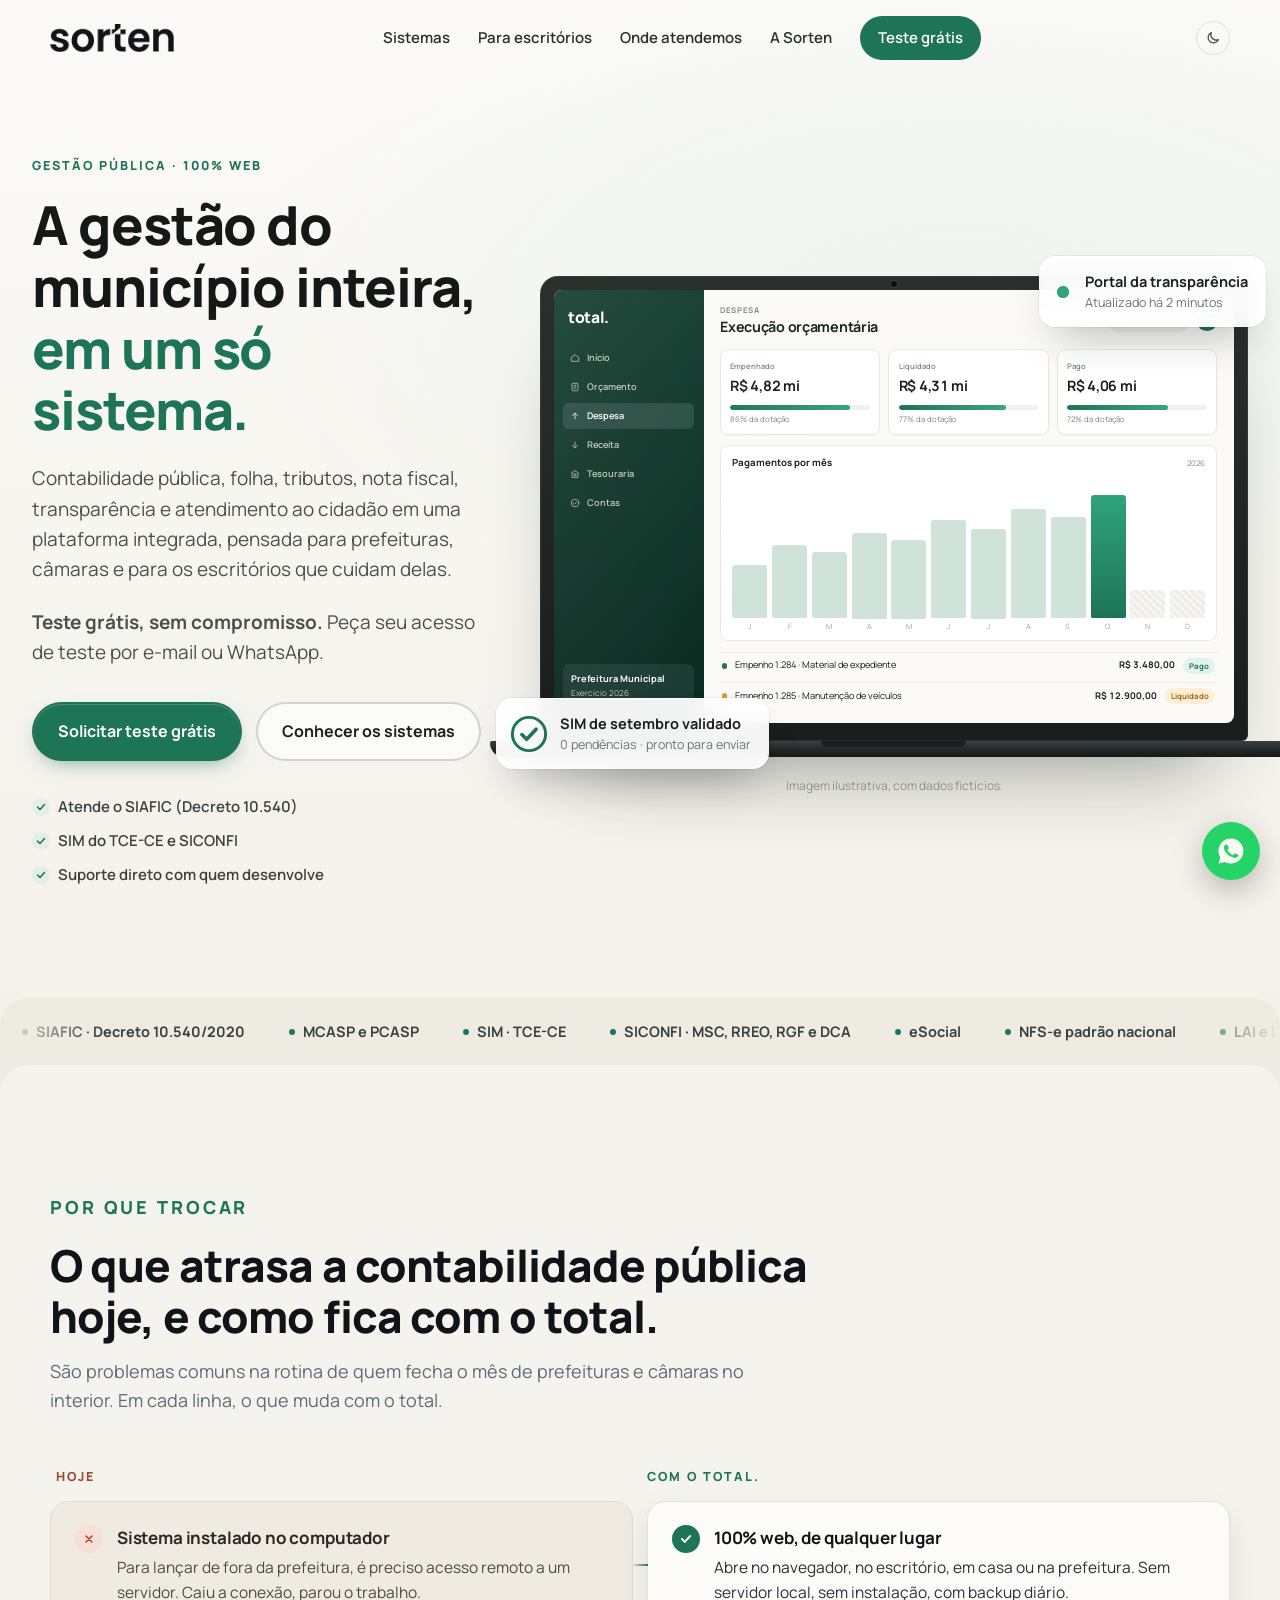
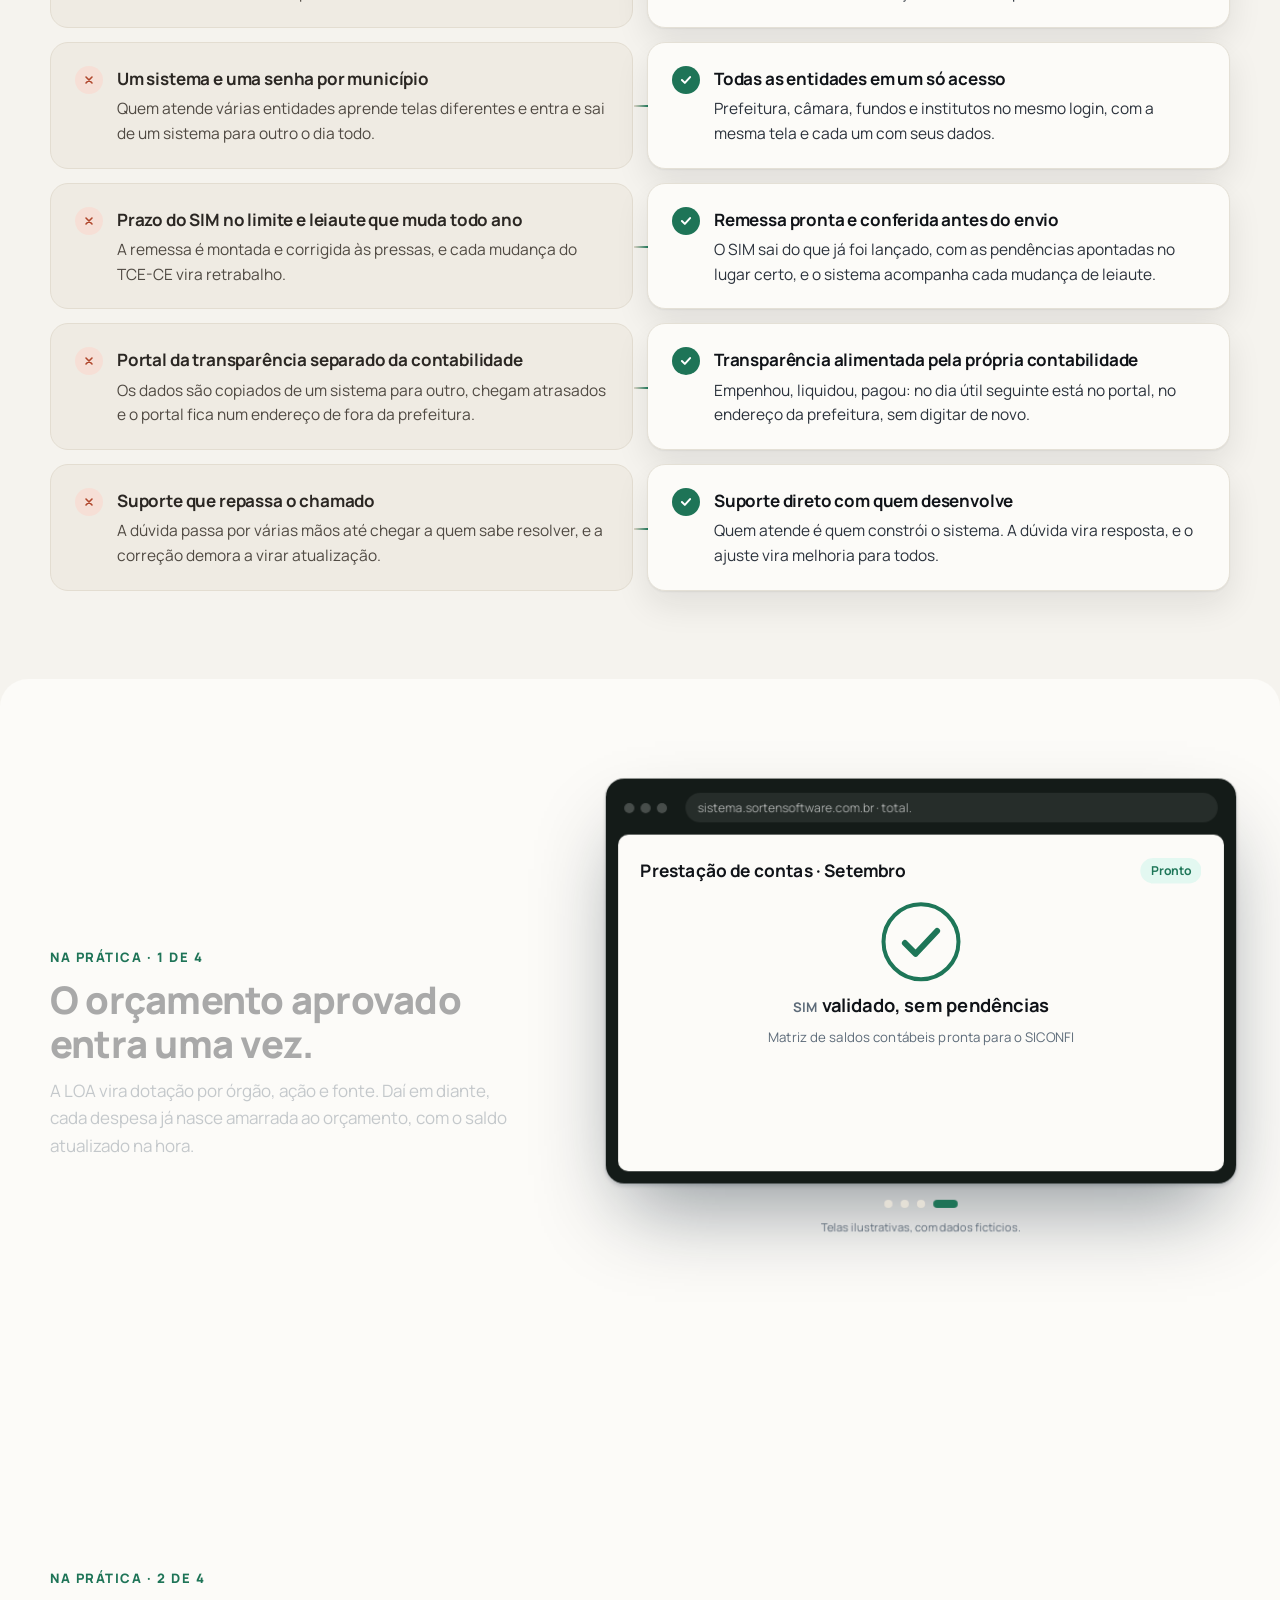
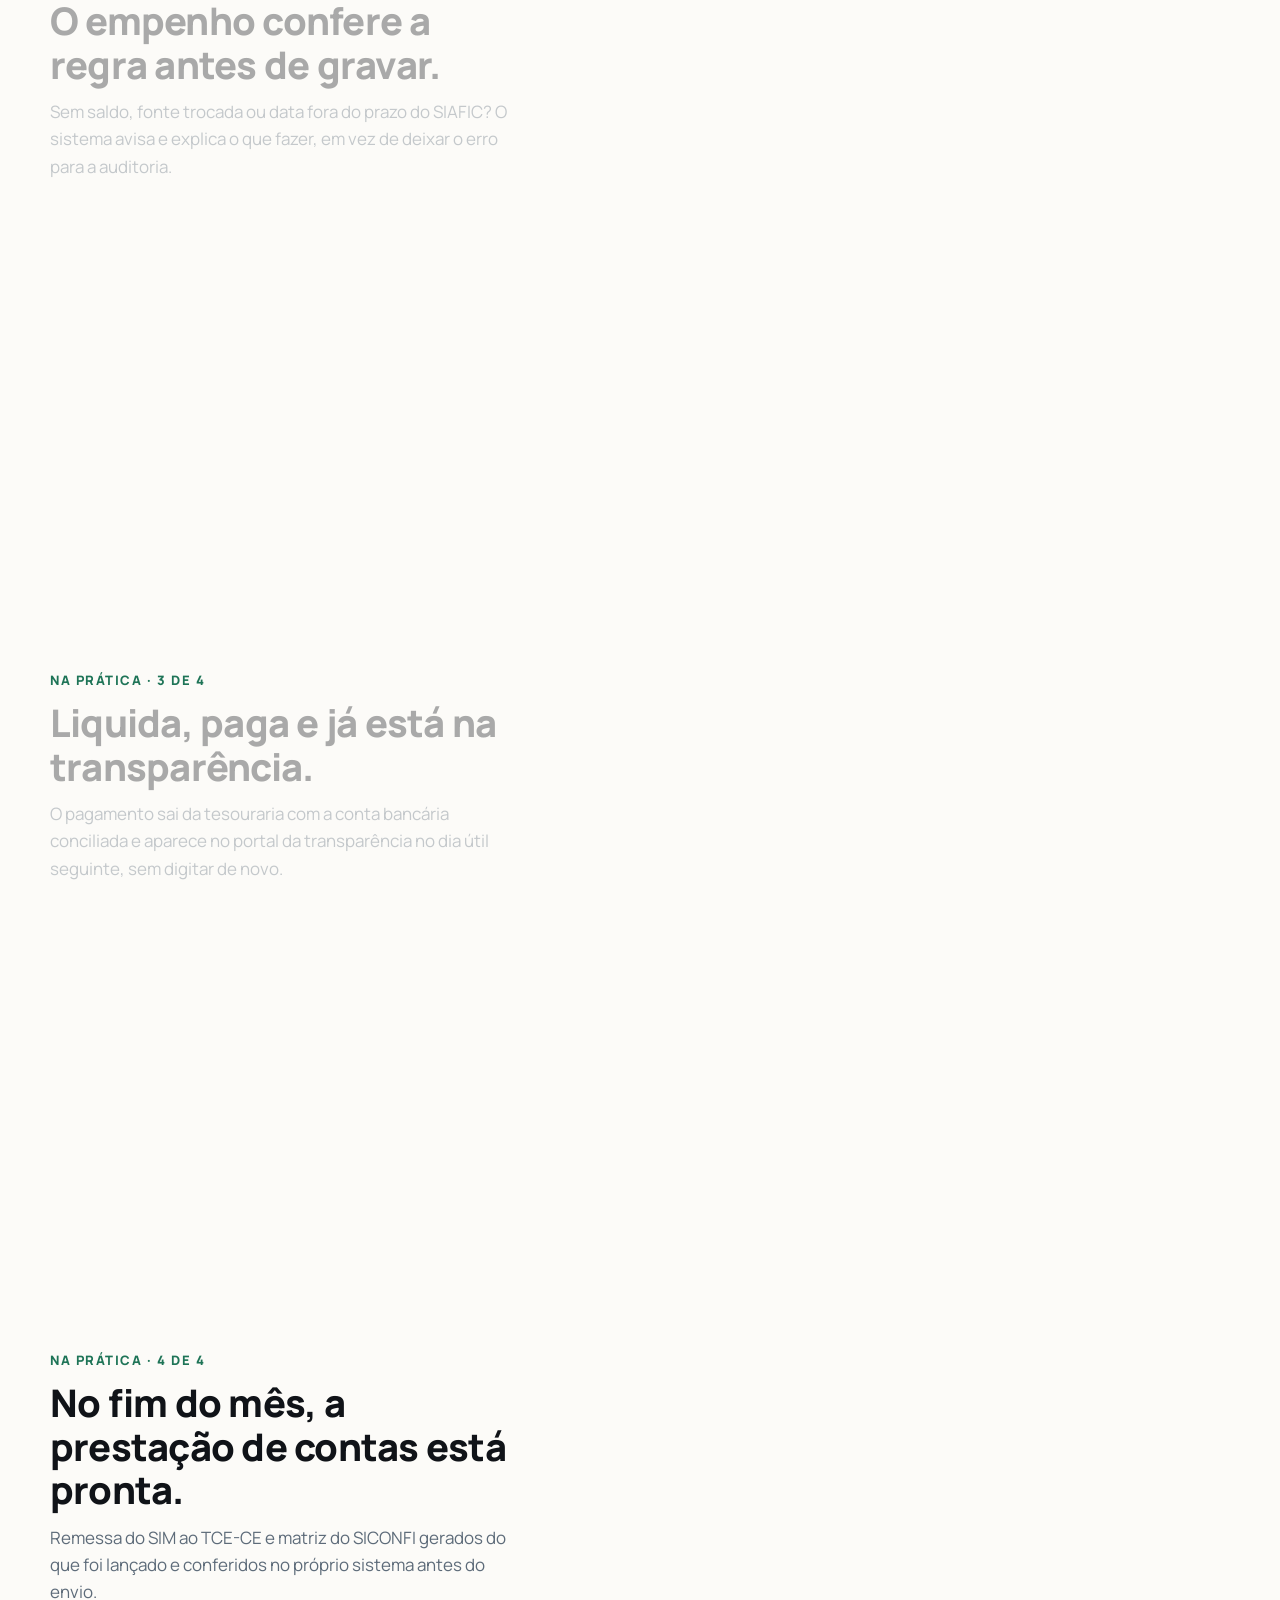
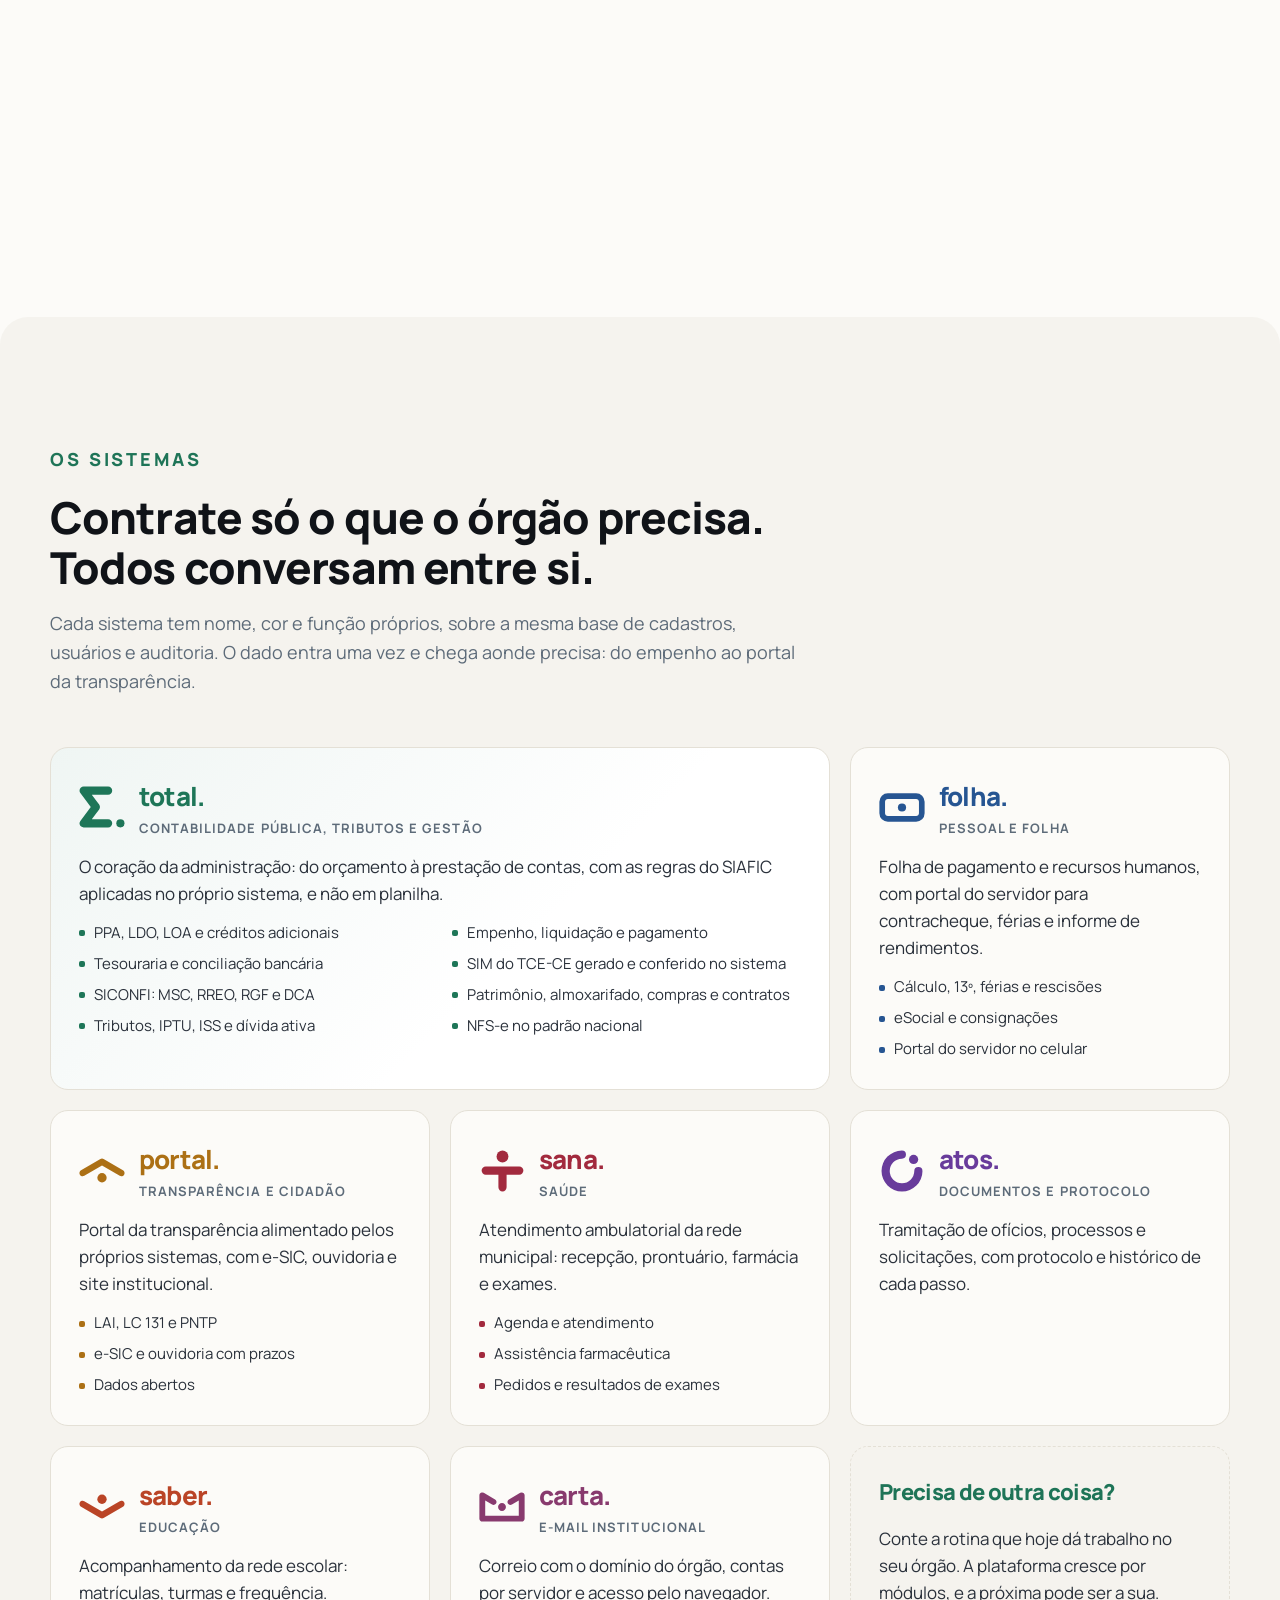
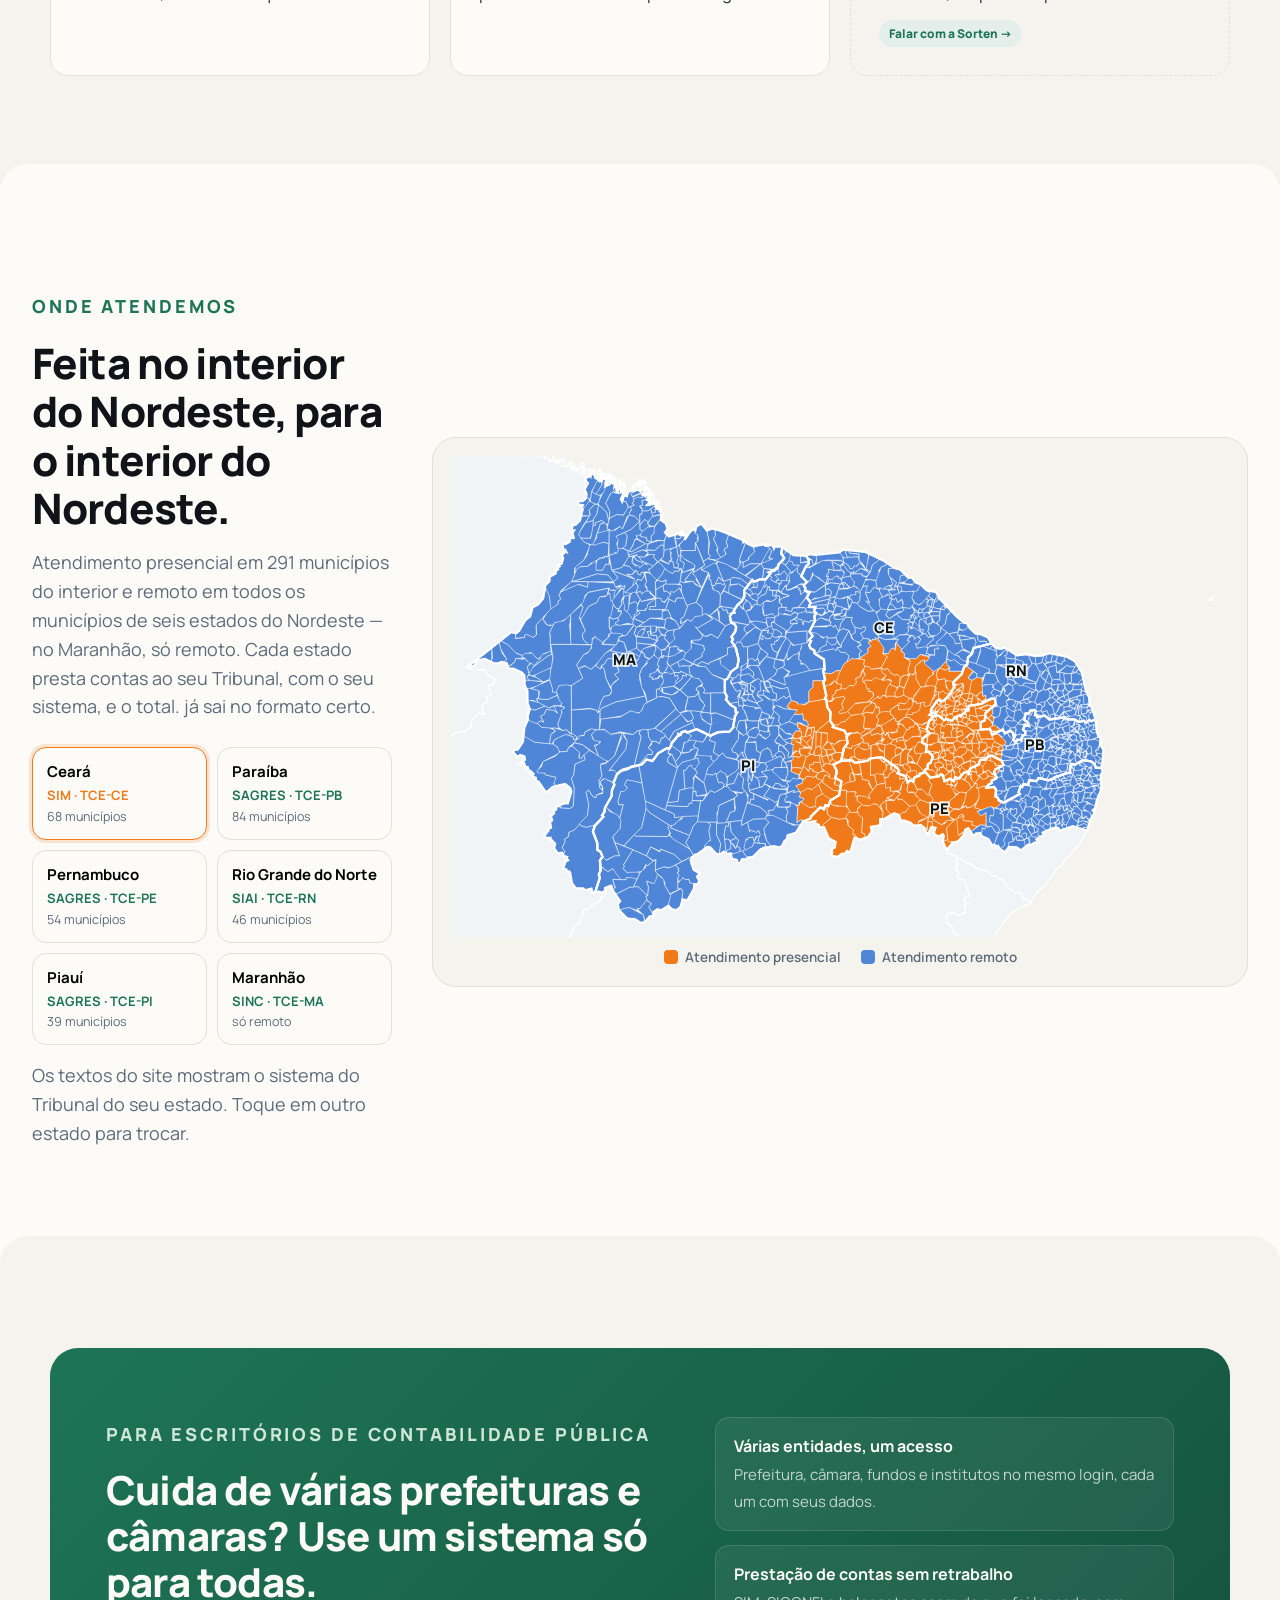
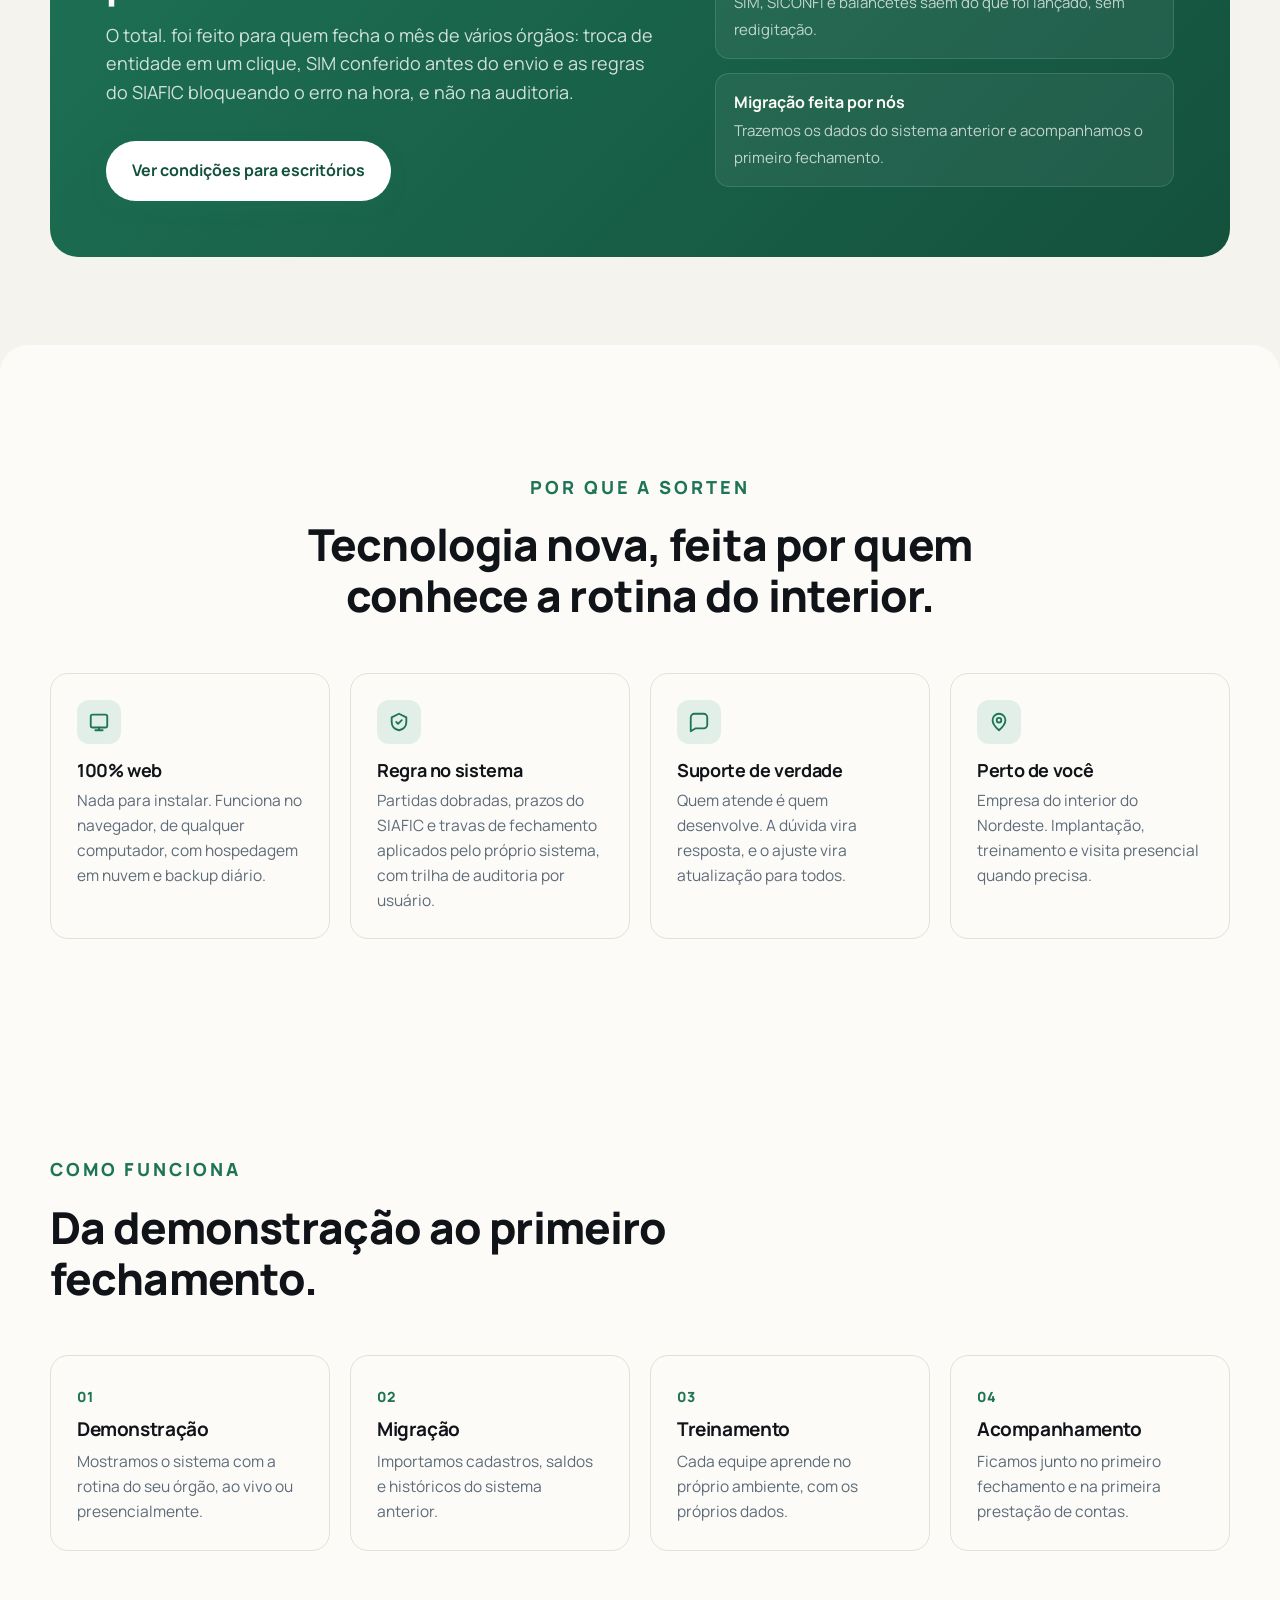
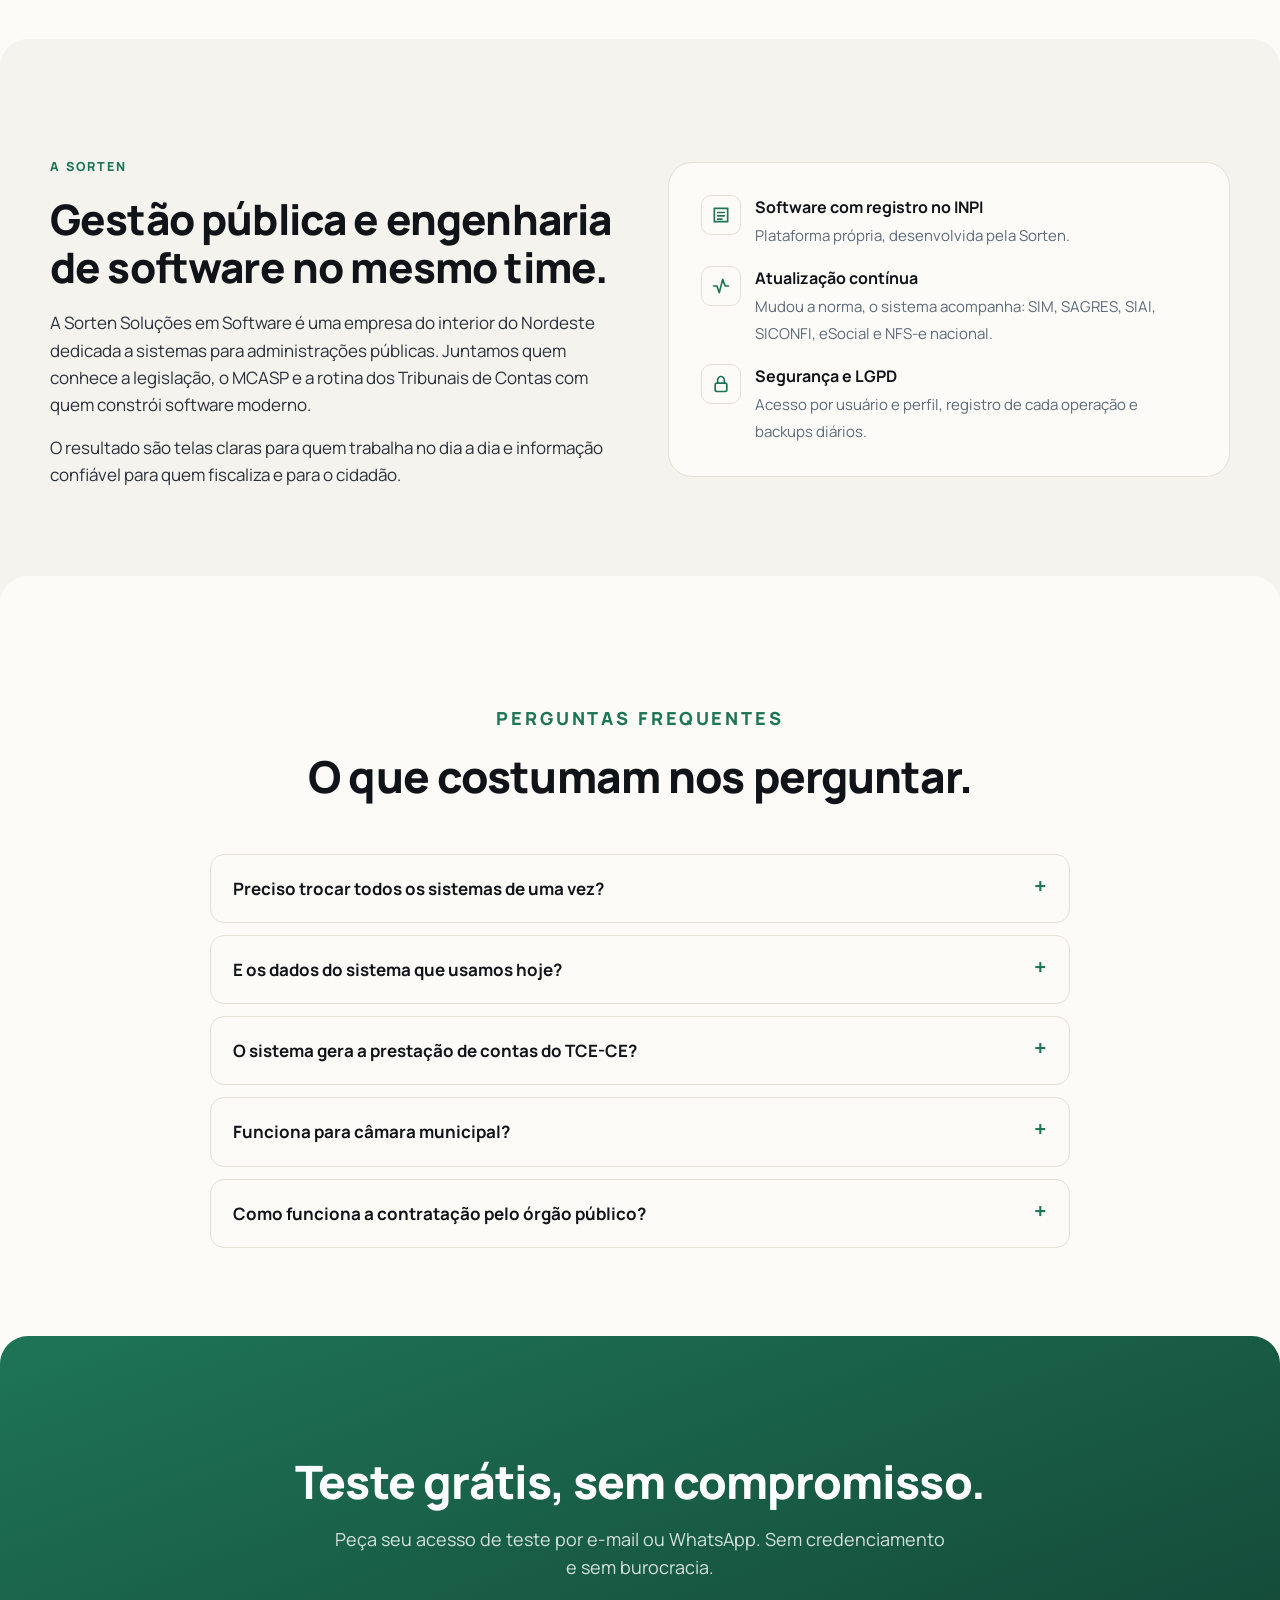
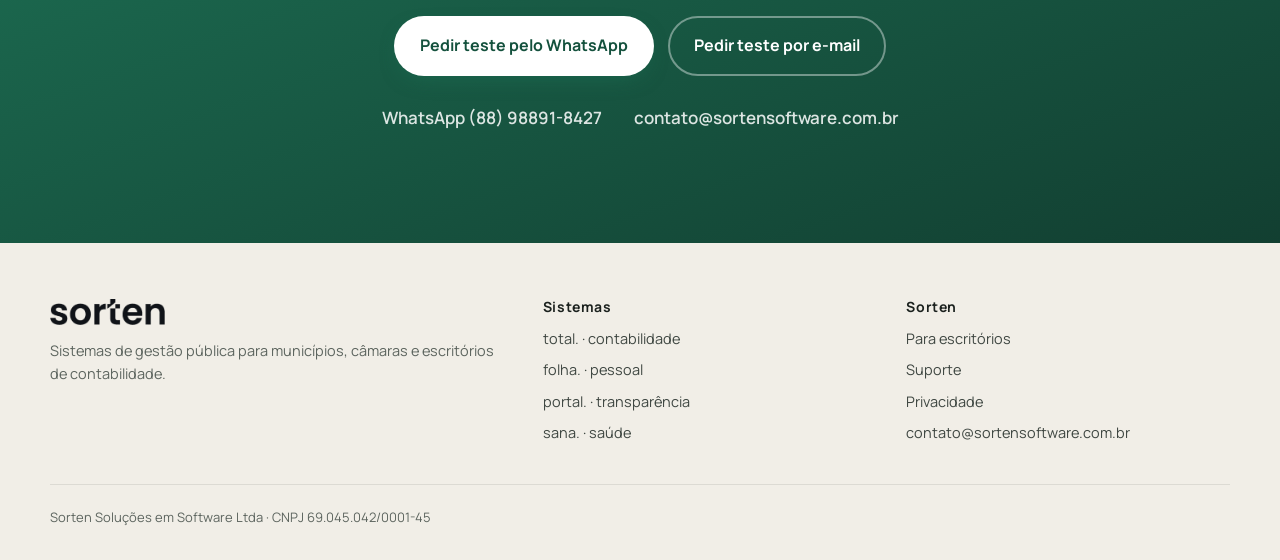
<file: index.html>
<!doctype html>
<html lang="pt-BR">
<head>
  <meta charset="UTF-8" />
  <meta name="viewport" content="width=device-width, initial-scale=1" />
  <meta name="theme-color" content="#fbfaf7" />
  <title>Sorten | Sistemas de gestão pública para municípios e câmaras</title>
  <meta name="description" content="Contabilidade pública (SIAFIC), folha, tributos, NFS-e, transparência e e-SIC em uma plataforma 100% web. Feita no Ceará, com suporte de quem desenvolve." />
  <link rel="canonical" href="https://sortensoftware.com.br/" />
  <meta property="og:type" content="website" />
  <meta property="og:title" content="Sorten | Sistemas de gestão pública" />
  <meta property="og:description" content="Contabilidade pública, folha, tributos, transparência e mais, em uma plataforma 100% web, com suporte de quem desenvolve." />
  <meta property="og:url" content="https://sortensoftware.com.br/" />
  <meta property="og:image" content="https://sortensoftware.com.br/apple-touch-icon.png" />
  <link rel="icon" href="/favicon-sorten.png?v=2" type="image/png" sizes="64x64" />
  <link rel="apple-touch-icon" href="/apple-touch-icon.png?v=2" sizes="180x180" />
  <link rel="preconnect" href="https://fonts.googleapis.com" />
  <link rel="preconnect" href="https://fonts.gstatic.com" crossorigin />
  <link href="https://fonts.googleapis.com/css2?family=Manrope:wght@400;500;600;700;800&display=swap" rel="stylesheet" />
  <link rel="stylesheet" href="/site.css?v=2" />
  <script type="application/ld+json">
  {"@context":"https://schema.org","@type":"Organization","name":"Sorten","legalName":"SORTEN SOLUCOES EM SOFTWARE LTDA",
   "url":"https://sortensoftware.com.br/","logo":"https://sortensoftware.com.br/logo-sorten-escuro.png",
   "email":"contato@sortensoftware.com.br","telephone":"+55 88 98891-8427"}
  </script>
  <script>try{var t=localStorage.getItem('sorten-tema');if(t==='dark')document.documentElement.setAttribute('data-theme','dark');}catch(e){}</script>
</head>
<body>
  <a class="skip-link" href="#conteudo">Ir para o conteúdo</a>

  <header class="site-header" data-header>
    <div class="shell header-inner">
      <a class="brand" href="/" aria-label="Sorten, página inicial"><img class="logo-l" src="/logo-sorten-escuro.png" alt="Sorten" width="1128" height="255" /><img class="logo-d" src="/logo-sorten-white.png" alt="" width="1164" height="291" /></a>
      <button class="menu-button" type="button" aria-expanded="false" aria-controls="main-nav"><span></span><span></span><span></span><span class="sr-only">Abrir menu</span></button>
      <nav class="main-nav" id="main-nav" aria-label="Navegação principal">
        <a href="#sistemas">Sistemas</a>
        <a href="/contabilidade/">Para escritórios</a>
        <a href="#onde-atendemos">Onde atendemos</a>
        <a href="#empresa">A Sorten</a>
        <a class="nav-cta" href="#contato">Teste grátis</a>
      </nav>
      <button class="theme-toggle" type="button" aria-label="Alternar modo escuro" title="Modo escuro"><svg class="i-moon" viewBox="0 0 24 24" fill="none" stroke="currentColor" stroke-width="2" stroke-linecap="round" stroke-linejoin="round" aria-hidden="true"><path d="M20 14.5A8 8 0 0 1 9.5 4a8 8 0 1 0 10.5 10.5Z"/></svg><svg class="i-sun" viewBox="0 0 24 24" fill="none" stroke="currentColor" stroke-width="2" stroke-linecap="round" aria-hidden="true"><circle cx="12" cy="12" r="4"/><path d="M12 2v2M12 20v2M4.9 4.9l1.4 1.4M17.7 17.7l1.4 1.4M2 12h2M20 12h2M4.9 19.1l1.4-1.4M17.7 6.3l1.4-1.4"/></svg></button>
    </div>
  </header>

  <main id="conteudo">
    <!-- HERO -->
    <section class="hero">
      <div class="shell hero-grid">
        <div>
          <p class="eyebrow">Gestão pública · 100% web</p>
          <h1>A gestão do município inteira, <span>em um só sistema.</span></h1>
          <p class="hero-lead">Contabilidade pública, folha, tributos, nota fiscal, transparência e atendimento ao cidadão em uma plataforma integrada, pensada para prefeituras, câmaras e para os escritórios que cuidam delas.</p>
          <p class="hero-lead"><strong>Teste grátis, sem compromisso.</strong> Peça seu acesso de teste por e-mail ou WhatsApp.</p>
          <div class="hero-actions">
            <a class="btn btn-primary" href="#contato">Solicitar teste grátis</a>
            <a class="btn btn-ghost" href="#sistemas">Conhecer os sistemas</a>
          </div>
          <ul class="hero-checks">
            <li>Atende o SIAFIC (Decreto 10.540)</li>
            <li><span><span data-tce="sistema">SIM</span> do <span data-tce="tribunal">TCE-CE</span> e SICONFI</span></li>
            <li>Suporte direto com quem desenvolve</li>
          </ul>
        </div>

        <div class="showcase" aria-label="Imagem ilustrativa do sistema total., com dados fictícios">
          <div class="sc-halo" aria-hidden="true"></div>
          <div class="laptop" aria-hidden="true">
            <div class="lid">
              <div class="cam"></div>
              <div class="screen">
                <div class="app">
                  <aside class="app-side">
                    <div class="app-brand">total.</div>
                    <nav>
                      <span><i class="ic ic-home"></i>Início</span>
                      <span><i class="ic ic-doc"></i>Orçamento</span>
                      <span class="on"><i class="ic ic-out"></i>Despesa</span>
                      <span><i class="ic ic-in"></i>Receita</span>
                      <span><i class="ic ic-bank"></i>Tesouraria</span>
                      <span><i class="ic ic-check"></i>Contas</span>
                    </nav>
                    <div class="app-entity"><b>Prefeitura Municipal</b><small>Exercício 2026</small></div>
                  </aside>
                  <div class="app-main">
                    <div class="app-top">
                      <div><small>Despesa</small><b>Execução orçamentária</b></div>
                      <div class="app-user"><span class="search"></span><span class="avatar">MS</span></div>
                    </div>
                    <div class="kpi-row">
                      <div class="kpi"><small>Empenhado</small><b>R$ <span data-count="4.82">4,82</span> mi</b><div class="kbar"><i style="--w:86%"></i></div><em>86% da dotação</em></div>
                      <div class="kpi"><small>Liquidado</small><b>R$ <span data-count="4.31">4,31</span> mi</b><div class="kbar"><i style="--w:77%"></i></div><em>77% da dotação</em></div>
                      <div class="kpi"><small>Pago</small><b>R$ <span data-count="4.06">4,06</span> mi</b><div class="kbar"><i style="--w:72%"></i></div><em>72% da dotação</em></div>
                    </div>
                    <div class="chart-card">
                      <div class="chart-head"><b>Pagamentos por mês</b><small>2026</small></div>
                      <div class="bars">
                        <i style="--h:38%"></i><i style="--h:52%"></i><i style="--h:47%"></i><i style="--h:61%"></i><i style="--h:56%"></i><i style="--h:70%"></i>
                        <i style="--h:64%"></i><i style="--h:78%"></i><i style="--h:72%"></i><i class="hl" style="--h:88%"></i><i class="fut" style="--h:20%"></i><i class="fut" style="--h:20%"></i>
                      </div>
                      <div class="months"><span>J</span><span>F</span><span>M</span><span>A</span><span>M</span><span>J</span><span>J</span><span>A</span><span>S</span><span>O</span><span>N</span><span>D</span></div>
                    </div>
                    <div class="mov">
                      <div><span class="dot g"></span><p>Empenho 1.284 · Material de expediente</p><b>R$ 3.480,00</b><em class="ok">Pago</em></div>
                      <div><span class="dot a"></span><p>Empenho 1.285 · Manutenção de veículos</p><b>R$ 12.900,00</b><em class="wait">Liquidado</em></div>
                    </div>
                  </div>
                </div>
              </div>
            </div>
            <div class="base"><span></span></div>
          </div>

          <div class="float-card fc-sim" aria-hidden="true">
            <svg viewBox="0 0 64 64" fill="none" stroke="currentColor" stroke-linecap="round" stroke-linejoin="round"><circle class="check-ring" cx="32" cy="32" r="28" stroke-width="5"/><path class="check-mark" d="M20 33l8 8 16-17" stroke-width="6"/></svg>
            <div><b><span data-tce="sistema">SIM</span> de setembro validado</b><small>0 pendências · pronto para enviar</small></div>
          </div>
          <div class="float-card fc-portal" aria-hidden="true">
            <span class="live"></span>
            <div><b>Portal da transparência</b><small>Atualizado há 2 minutos</small></div>
          </div>
          <p class="showcase-note">Imagem ilustrativa, com dados fictícios.</p>
        </div>
      </div>
    </section>

    <section class="compliance" aria-label="Conformidade">
      <ul class="shell">
        <li>SIAFIC · Decreto 10.540/2020</li>
        <li>MCASP e PCASP</li>
        <li><span><span data-tce="sistema">SIM</span> · <span data-tce="tribunal">TCE-CE</span></span></li>
        <li>SICONFI · MSC, RREO, RGF e DCA</li>
        <li>eSocial</li>
        <li>NFS-e padrão nacional</li>
        <li>LAI e LC 131</li>
        <li>LGPD</li>
      </ul>
    </section>

    <!-- DORES x SOLUÇÃO -->
    <section class="band band-paper section z3" id="por-que-trocar">
      <div class="shell">
        <div class="section-head">
          <p class="eyebrow dark">Por que trocar</p>
          <h2>O que atrasa a contabilidade pública hoje, e como fica com o total.</h2>
          <p>São problemas comuns na rotina de quem fecha o mês de prefeituras e câmaras no interior. Em cada linha, o que muda com o total.</p>
        </div>
        <div class="pains">
          <div class="pains-head" aria-hidden="true"><span>Hoje</span><span>Com o total.</span></div>
          <div class="pain reveal">
            <div class="pain-old"><i class="x"></i><div><b>Sistema instalado no computador</b><p>Para lançar de fora da prefeitura, é preciso acesso remoto a um servidor. Caiu a conexão, parou o trabalho.</p></div></div>
            <div class="pain-new"><i class="v"></i><div><b>100% web, de qualquer lugar</b><p>Abre no navegador, no escritório, em casa ou na prefeitura. Sem servidor local, sem instalação, com backup diário.</p></div></div>
          </div>
          <div class="pain reveal">
            <div class="pain-old"><i class="x"></i><div><b>Um sistema e uma senha por município</b><p>Quem atende várias entidades aprende telas diferentes e entra e sai de um sistema para outro o dia todo.</p></div></div>
            <div class="pain-new"><i class="v"></i><div><b>Todas as entidades em um só acesso</b><p>Prefeitura, câmara, fundos e institutos no mesmo login, com a mesma tela e cada um com seus dados.</p></div></div>
          </div>
          <div class="pain reveal">
            <div class="pain-old"><i class="x"></i><div><b>Prazo do <span data-tce="sistema">SIM</span> no limite e leiaute que muda todo ano</b><p>A remessa é montada e corrigida às pressas, e cada mudança do <span data-tce="tribunal">TCE-CE</span> vira retrabalho.</p></div></div>
            <div class="pain-new"><i class="v"></i><div><b>Remessa pronta e conferida antes do envio</b><p>O <span data-tce="sistema">SIM</span> sai do que já foi lançado, com as pendências apontadas no lugar certo, e o sistema acompanha cada mudança de leiaute.</p></div></div>
          </div>
          <div class="pain reveal">
            <div class="pain-old"><i class="x"></i><div><b>Portal da transparência separado da contabilidade</b><p>Os dados são copiados de um sistema para outro, chegam atrasados e o portal fica num endereço de fora da prefeitura.</p></div></div>
            <div class="pain-new"><i class="v"></i><div><b>Transparência alimentada pela própria contabilidade</b><p>Empenhou, liquidou, pagou: no dia útil seguinte está no portal, no endereço da prefeitura, sem digitar de novo.</p></div></div>
          </div>
          <div class="pain reveal">
            <div class="pain-old"><i class="x"></i><div><b>Suporte que repassa o chamado</b><p>A dúvida passa por várias mãos até chegar a quem sabe resolver, e a correção demora a virar atualização.</p></div></div>
            <div class="pain-new"><i class="v"></i><div><b>Suporte direto com quem desenvolve</b><p>Quem atende é quem constrói o sistema. A dúvida vira resposta, e o ajuste vira melhoria para todos.</p></div></div>
          </div>
        </div>
      </div>
    </section>

    <!-- CENA GUIADA PELA ROLAGEM -->
    <section class="band band-white scene z3" id="na-pratica" data-scene data-active="0" aria-label="O sistema na prática">
      <div class="shell scene-grid">
        <div class="scene-steps">
          <div class="step is-active" data-step="0">
            <span class="kicker">Na prática · 1 de 4</span>
            <h3>O orçamento aprovado entra uma vez.</h3>
            <p>A LOA vira dotação por órgão, ação e fonte. Daí em diante, cada despesa já nasce amarrada ao orçamento, com o saldo atualizado na hora.</p>
          </div>
          <div class="step" data-step="1">
            <span class="kicker">Na prática · 2 de 4</span>
            <h3>O empenho confere a regra antes de gravar.</h3>
            <p>Sem saldo, fonte trocada ou data fora do prazo do SIAFIC? O sistema avisa e explica o que fazer, em vez de deixar o erro para a auditoria.</p>
          </div>
          <div class="step" data-step="2">
            <span class="kicker">Na prática · 3 de 4</span>
            <h3>Liquida, paga e já está na transparência.</h3>
            <p>O pagamento sai da tesouraria com a conta bancária conciliada e aparece no portal da transparência no dia útil seguinte, sem digitar de novo.</p>
          </div>
          <div class="step" data-step="3">
            <span class="kicker">Na prática · 4 de 4</span>
            <h3>No fim do mês, a prestação de contas está pronta.</h3>
            <p>Remessa do <span data-tce="sistema">SIM</span> ao <span data-tce="tribunal">TCE-CE</span> e matriz do SICONFI gerados do que foi lançado e conferidos no próprio sistema antes do envio.</p>
          </div>
        </div>

        <div class="scene-screen" aria-hidden="true">
          <div class="screen-slot">
            <div class="browser">
              <div class="browser-bar"><i></i><i></i><i></i><span>sistema.sortensoftware.com.br · total.</span></div>
              <div class="screens">
                <div class="sc on" data-sc="0">
                  <div class="sc-head bd"><b>Orçamento 2026 · LOA</b><small>Aprovado</small></div>
                  <div class="sc-grid">
                    <div class="field bd">Despesa fixada<strong>R$ 38.640.000,00</strong></div>
                    <div class="field bd">Créditos adicionais<strong>R$ 1.215.400,00</strong></div>
                    <div class="field wide bd">Educação · Fonte 1.500<strong>R$ 9.870.000,00</strong><div class="bar"><i style="--w:62%"></i></div></div>
                    <div class="field wide bd">Saúde · Fonte 1.600<strong>R$ 7.410.000,00</strong><div class="bar"><i style="--w:48%"></i></div></div>
                  </div>
                </div>
                <div class="sc" data-sc="1">
                  <div class="sc-head bd"><b>Novo empenho</b><small>Ordinário</small></div>
                  <div class="sc-grid">
                    <div class="field bd">Credor<strong>Papelaria Exemplo Ltda</strong></div>
                    <div class="field bd">Valor<strong>R$ 3.480,00</strong></div>
                    <div class="field wide bd">Dotação<strong>02.01 · 04.122.0001.2.001 · 3.3.90.30 · Fonte 1.500</strong></div>
                  </div>
                  <div class="rule bd"><svg viewBox="0 0 24 24" fill="none" stroke="currentColor" stroke-width="2.5" stroke-linecap="round" stroke-linejoin="round"><path d="M5 12l5 5 9-10"/></svg>Saldo da dotação suficiente</div>
                  <div class="rule warn bd"><svg viewBox="0 0 24 24" fill="none" stroke="currentColor" stroke-width="2.5" stroke-linecap="round" stroke-linejoin="round"><path d="M12 8v5M12 17h.01"/><circle cx="12" cy="12" r="9"/></svg>Lançamentos de setembro fecham em 25/10</div>
                </div>
                <div class="sc" data-sc="2">
                  <div class="sc-head bd"><b>Pagamento · Ordem 2.311</b><small>Pago</small></div>
                  <div class="sc-grid">
                    <div class="field bd">Conta<strong>Banco do Brasil · Fonte 1.500</strong></div>
                    <div class="field bd">Valor pago<strong>R$ 3.480,00</strong></div>
                    <div class="field wide bd">Partidas<strong>D 2.1.3.1.1 · C 1.1.1.1.1</strong></div>
                  </div>
                  <div class="rule bd"><svg viewBox="0 0 24 24" fill="none" stroke="currentColor" stroke-width="2.5" stroke-linecap="round" stroke-linejoin="round"><path d="M5 12l5 5 9-10"/></svg>Publicado no portal da transparência</div>
                </div>
                <div class="sc" data-sc="3">
                  <div class="sc-head bd"><b>Prestação de contas · Setembro</b><small>Pronto</small></div>
                  <div class="ok-big bd">
                    <svg viewBox="0 0 64 64" fill="none" stroke="currentColor" stroke-linecap="round" stroke-linejoin="round"><circle class="check-ring" cx="32" cy="32" r="28" stroke-width="3"/><path class="check-mark" d="M20 33l8 8 16-17" stroke-width="4.5"/></svg>
                    <b><span data-tce="sistema">SIM</span> validado, sem pendências</b>
                    <span>Matriz de saldos contábeis pronta para o SICONFI</span>
                  </div>
                </div>
              </div>
            </div>
            <div class="pg-dots"><i class="on"></i><i></i><i></i><i></i></div>
            <p class="mock-note" style="text-align:center">Telas ilustrativas, com dados fictícios.</p>
          </div>
        </div>
      </div>
    </section>

    <!-- SISTEMAS -->
    <section class="band band-paper section z4" id="sistemas">
      <div class="shell">
        <div class="section-head">
          <p class="eyebrow dark">Os sistemas</p>
          <h2>Contrate só o que o órgão precisa. Todos conversam entre si.</h2>
          <p>Cada sistema tem nome, cor e função próprios, sobre a mesma base de cadastros, usuários e auditoria. O dado entra uma vez e chega aonde precisa: do empenho ao portal da transparência.</p>
        </div>

        <div class="products">
          <article class="product big p-total reveal">
            <div class="product-top"><span class="sym" aria-hidden="true"></span><div><div class="product-name">total.</div><div class="product-kind">Contabilidade pública, tributos e gestão</div></div></div>
            <p>O coração da administração: do orçamento à prestação de contas, com as regras do SIAFIC aplicadas no próprio sistema, e não em planilha.</p>
            <ul>
              <li>PPA, LDO, LOA e créditos adicionais</li>
              <li>Empenho, liquidação e pagamento</li>
              <li>Tesouraria e conciliação bancária</li>
              <li><span data-tce="sistema">SIM</span> do <span data-tce="tribunal">TCE-CE</span> gerado e conferido no sistema</li>
              <li>SICONFI: MSC, RREO, RGF e DCA</li>
              <li>Patrimônio, almoxarifado, compras e contratos</li>
              <li>Tributos, IPTU, ISS e dívida ativa</li>
              <li>NFS-e no padrão nacional</li>
            </ul>
          </article>

          <article class="product p-folha reveal">
            <div class="product-top"><span class="sym" aria-hidden="true"></span><div><div class="product-name">folha.</div><div class="product-kind">Pessoal e folha</div></div></div>
            <p>Folha de pagamento e recursos humanos, com portal do servidor para contracheque, férias e informe de rendimentos.</p>
            <ul><li>Cálculo, 13º, férias e rescisões</li><li>eSocial e consignações</li><li>Portal do servidor no celular</li></ul>
          </article>

          <article class="product p-portal reveal">
            <div class="product-top"><span class="sym" aria-hidden="true"></span><div><div class="product-name">portal.</div><div class="product-kind">Transparência e cidadão</div></div></div>
            <p>Portal da transparência alimentado pelos próprios sistemas, com e-SIC, ouvidoria e site institucional.</p>
            <ul><li>LAI, LC 131 e PNTP</li><li>e-SIC e ouvidoria com prazos</li><li>Dados abertos</li></ul>
          </article>

          <article class="product p-sana reveal">
            <div class="product-top"><span class="sym" aria-hidden="true"></span><div><div class="product-name">sana.</div><div class="product-kind">Saúde</div></div></div>
            <p>Atendimento ambulatorial da rede municipal: recepção, prontuário, farmácia e exames.</p>
            <ul><li>Agenda e atendimento</li><li>Assistência farmacêutica</li><li>Pedidos e resultados de exames</li></ul>
          </article>

          <article class="product p-atos reveal">
            <div class="product-top"><span class="sym" aria-hidden="true"></span><div><div class="product-name">atos.</div><div class="product-kind">Documentos e protocolo</div></div></div>
            <p>Tramitação de ofícios, processos e solicitações, com protocolo e histórico de cada passo.</p>

          </article>

          <article class="product p-saber reveal">
            <div class="product-top"><span class="sym" aria-hidden="true"></span><div><div class="product-name">saber.</div><div class="product-kind">Educação</div></div></div>
            <p>Acompanhamento da rede escolar: matrículas, turmas e frequência.</p>

          </article>

          <article class="product p-carta reveal">
            <div class="product-top"><span class="sym" aria-hidden="true"></span><div><div class="product-name">carta.</div><div class="product-kind">E-mail institucional</div></div></div>
            <p>Correio com o domínio do órgão, contas por servidor e acesso pelo navegador.</p>

          </article>

          <a class="product product-more reveal" href="#contato">
            <div class="product-name" style="color:var(--blue)">Precisa de outra coisa?</div>
            <p>Conte a rotina que hoje dá trabalho no seu órgão. A plataforma cresce por módulos, e a próxima pode ser a sua.</p>
            <span class="tag" style="--c:var(--blue)">Falar com a Sorten →</span>
          </a>
        </div>
      </div>
    </section>

    <!-- ESCRITÓRIOS -->
    <!-- ONDE ATENDEMOS -->
    <section class="band band-white section z5" id="onde-atendemos">
      <div class="shell where">
        <div class="where-copy reveal">
          <p class="eyebrow dark">Onde atendemos</p>
          <h2>Feita no interior do Nordeste, para o interior do Nordeste.</h2>
          <p>Atendimento presencial em 291 municípios do interior e remoto em todos os municípios de seis estados do Nordeste — no Maranhão, só remoto. Cada estado presta contas ao seu Tribunal, com o seu sistema, e o total. já sai no formato certo.</p>
          <div class="uf-cards" role="group" aria-label="Escolha o estado">
            <button type="button" class="uf-card" data-uf-pick="CE"><b>Ceará</b><span>SIM · TCE-CE</span><em>68 municípios</em></button>
            <button type="button" class="uf-card" data-uf-pick="PB"><b>Paraíba</b><span>SAGRES · TCE-PB</span><em>84 municípios</em></button>
            <button type="button" class="uf-card" data-uf-pick="PE"><b>Pernambuco</b><span>SAGRES · TCE-PE</span><em>54 municípios</em></button>
            <button type="button" class="uf-card" data-uf-pick="RN"><b>Rio Grande do Norte</b><span>SIAI · TCE-RN</span><em>46 municípios</em></button>
            <button type="button" class="uf-card" data-uf-pick="PI"><b>Piauí</b><span>SAGRES · TCE-PI</span><em>39 municípios</em></button>
            <button type="button" class="uf-card" data-uf-pick="MA"><b>Maranhão</b><span>SINC · TCE-MA</span><em>só remoto</em></button>
          </div>
          <p class="where-note" data-uf-note>Os textos do site mostram o sistema do Tribunal do seu estado. Toque em outro estado para trocar.</p>
        </div>
        <div class="where-map reveal">
          <svg class="ne-map" viewBox="0 0 900 556" role="img" aria-label="Mapa do interior do Nordeste com os municípios onde a Sorten atende"><g class="viz"><path d="M113.7,-0.6L112.2,1.7L114.7,5.4L113.4,6.1L115.5,6.9L119.3,-0.5L119.0,6.3L120.8,4.4L120.3,8.0L121.6,6.2L122.3,8.2L123.4,3.8L124.5,9.3L125.8,4.3L128.3,6.2L127.7,3.3L130.2,2.3L131.7,5.1L128.2,12.2L132.1,10.9L133.2,12.1L134.8,8.4L135.5,12.3L136.9,7.4L139.2,7.9L141.3,6.0L137.5,12.1L139.4,12.2L139.1,16.3L139.5,14.4L142.1,14.6L141.2,17.0L143.3,12.8L144.1,16.3L145.7,13.3L145.5,17.4L147.7,18.0L146.3,16.8L147.1,14.3L148.9,16.1L147.7,14.0L149.7,13.3L149.9,9.1L153.8,7.9L153.1,11.8L150.5,13.4L152.5,12.4L153.0,15.6L149.5,22.6L154.8,13.1L155.6,16.1L153.0,20.5L154.7,21.8L155.1,17.9L156.0,20.7L156.1,17.1L160.0,14.5L158.7,23.9L155.9,25.4L155.3,28.3L158.4,31.4L154.5,38.7L156.9,44.2L155.7,49.4L152.3,52.1L147.8,52.1L146.8,54.1L147.7,56.2L151.8,56.0L152.8,57.8L149.1,74.7L144.0,79.7L141.1,79.3L139.3,86.3L142.3,86.2L140.6,88.5L141.9,94.7L137.9,95.0L137.2,99.2L132.5,101.9L131.1,100.8L128.8,103.4L130.3,108.7L132.1,108.5L133.5,111.2L131.5,110.6L130.1,113.3L128.0,113.4L129.7,118.2L128.0,124.6L124.4,126.1L125.7,127.7L123.1,129.0L124.0,131.1L121.3,132.5L121.0,136.1L114.2,139.6L113.8,145.0L109.1,149.5L106.5,165.0L100.9,171.6L94.3,175.2L91.5,185.7L86.2,189.4L80.5,200.3L75.3,205.0L69.5,203.8L18.6,244.3L27.2,248.2L38.1,246.7L42.5,253.5L51.1,257.8L49.2,263.4L42.9,265.9L46.2,276.0L40.7,279.1L43.0,284.4L35.6,288.3L38.2,299.0L32.0,297.5L26.1,302.9L23.4,308.5L23.3,314.0L15.5,318.8L4.7,320.5L-5.4,328.0L-4.1,344.4L-14.6,360.8L-11.4,368.1L-2.3,374.5L-5.7,395.3L-9.3,405.1L-14.2,409.2L-15.9,415.8L-25.6,429.6L-33.6,433.1L-42.2,447.3L-49.1,453.4L-52.6,463.3L-51.8,467.0L-58.9,482.7L-398.9,457.6L-403.2,459.6L-406.7,451.1L-415.9,450.5L-419.2,447.8L-418.2,443.3L-426.3,434.4L-436.2,431.8L-438.7,426.6L-447.4,425.1L-452.4,407.0L-450.1,396.3L-453.9,393.4L-459.9,383.6L-463.5,367.8L-465.7,366.6L-472.0,353.2L-477.9,348.6L-479.9,339.1L-491.8,327.1L-494.1,316.0L-486.1,305.4L-482.7,303.7L-384.6,90.8L-388.0,89.0L-383.7,80.9L-375.1,77.0L-368.6,68.0L-375.5,69.6L-385.3,75.9L-391.2,74.0L-395.8,77.7L-399.2,77.9L-403.6,75.8L-401.5,69.2L-402.9,67.2L-408.7,67.4L-415.6,61.7L-418.1,61.9L-419.5,56.4L-424.8,54.3L-424.9,51.8L-429.6,50.5L-432.3,52.3L-436.9,51.9L-437.4,49.4L-444.0,48.2L-447.9,43.8L-453.4,44.1L-453.8,40.3L-457.5,40.5L-459.6,36.8L-466.8,34.8L-468.9,31.0L-467.4,22.1L-469.8,19.1L-473.2,20.2L-477.5,25.7L-482.3,20.5L-485.9,21.1L-491.6,14.9L-491.9,7.3L-506.1,-3.5L-507.6,-7.1L-507.1,-16.1L-514.9,-21.4L-516.1,-104.7L-512.2,-101.7L-507.9,-103.3L-506.1,-108.2L-495.1,-106.9L-493.0,-112.3L-495.4,-114.8L-495.7,-117.2L-488.5,-118.2L-489.7,-120.6L-485.9,-124.3L-481.3,-121.7L-477.4,-122.4L-475.7,-119.1L-472.1,-120.5L-469.1,-119.3L-468.4,-127.6L-464.3,-127.0L-458.2,-129.1L-457.0,-131.3L-453.4,-131.4L-450.5,-128.9L-444.5,-129.8L-442.6,-134.4L-439.2,-136.5L-439.0,-140.7L-435.7,-141.6L-432.2,-145.7L-428.3,-142.4L-420.7,-147.2L-416.9,-141.2L-411.9,-142.0L-405.2,-137.9L-401.5,-141.8L-396.2,-142.8L-393.8,-140.8L-387.2,-143.4L-384.4,-141.6L-381.1,-142.4L-376.5,-139.3L-372.6,-140.3L-369.6,-137.8L-362.5,-137.0L-358.4,-139.8L-360.1,-144.9L-358.3,-147.9L-363.6,-154.6L-366.3,-155.5L-365.7,-157.8L-370.8,-159.8L-368.2,-165.5L-364.6,-163.9L-365.5,-165.1L-362.8,-168.1L-364.0,-169.7L-362.3,-173.7L-351.3,-169.9L-348.6,-167.0L-337.1,-169.2L-331.0,-167.9L-327.6,-173.1L-323.1,-172.4L-317.2,-175.8L-316.1,-173.6L-310.9,-177.1L-308.3,-176.7L-298.2,-156.4L-300.8,-149.0L-297.7,-144.0L-297.3,-133.8L-274.3,-132.0L-268.1,-125.8L-267.6,-127.6L-265.6,-126.6L-262.5,-118.5L-258.5,-120.2L-257.8,-117.9L-254.2,-117.5L-254.6,-115.8L-252.5,-116.8L-250.1,-113.4L-247.9,-113.4L-247.6,-115.1L-243.9,-113.1L-243.1,-115.5L-242.8,-113.0L-240.4,-112.4L-239.5,-114.3L-239.6,-110.5L-233.6,-110.7L-234.9,-108.9L-232.8,-106.5L-233.5,-103.9L-227.7,-105.5L-226.3,-101.0L-229.5,-99.4L-226.9,-88.9L-210.9,-75.9L-214.5,-59.8L-204.1,-40.8L-201.8,-32.2L-197.4,-31.6L-188.9,-23.5L-189.6,-15.2L-186.3,-8.5L-180.1,-8.3L-178.8,-0.8L-180.9,5.8L-176.5,4.5L-173.8,7.0L-175.7,10.1L-175.0,16.2L-171.4,16.8L-170.1,19.7L-158.9,21.3L-157.8,25.5L-155.4,25.9L-155.8,23.3L-152.1,22.6L-151.7,20.0L-150.3,22.5L-148.6,20.5L-146.6,22.3L-142.5,21.8L-136.9,17.1L-135.6,2.1L-123.9,-12.3L-111.2,-33.3L-104.3,-34.9L-96.3,-43.3L-82.3,-49.4L-76.4,-55.8L-70.1,-71.4L-65.4,-74.9L-55.4,-77.0L-52.0,-76.8L-49.2,-70.0L-50.3,-57.5L-42.0,-56.1L-34.6,-58.1L-33.3,-56.7L-33.5,-58.1L-30.1,-59.0L-19.4,-43.7L-14.8,-41.7L-15.3,-40.4L9.3,-27.6L36.7,-25.9L37.8,-20.3L33.5,-13.1L58.4,-4.3L58.9,-2.1L63.8,-10.2L66.7,-8.4L65.2,-3.6L66.8,-3.5L68.2,-9.8L70.6,-8.5L70.7,-5.7L70.9,-9.5L74.0,-11.2L74.3,-8.1L77.6,-7.5L78.1,-2.3L80.6,-8.7L82.5,-7.5L85.4,1.0L85.7,-6.6L87.7,-8.3L89.3,-7.8L88.7,-4.8L94.1,-8.0L96.2,-7.4L95.7,-5.3L99.9,-5.7L100.6,-4.3L98.3,-2.0L102.6,-4.1L102.2,1.7L103.7,-3.1L106.4,-4.4L107.3,1.4L108.5,-1.8L108.1,3.2L109.6,3.0L109.0,-0.9L112.6,-2.2L113.7,-0.6ZM142.7,11.0L140.8,12.8L141.9,10.8L142.7,11.0ZM159.9,17.1L160.0,18.5L159.9,17.1ZM109.3,-2.7L110.6,-2.3L109.3,-2.7ZM144.0,13.3L143.6,13.7L144.0,13.3ZM66.6,-4.4L67.2,-4.4L66.6,-4.4ZM140.4,14.1L140.9,13.7L140.4,14.1ZM146.6,10.9L147.0,10.8L146.6,10.9ZM131.8,4.5L132.2,4.5L131.8,4.5ZM131.8,6.0L132.2,6.0L131.8,6.0ZM109.3,-1.3L108.9,-1.4L109.3,-1.3ZM139.2,11.6L139.1,11.3L139.2,11.6ZM152.9,10.4L153.3,10.4L152.9,10.4ZM113.5,-0.3L113.8,-0.3L113.5,-0.3ZM110.0,-1.6L110.1,-1.5L110.0,-1.6ZM149.6,10.0L149.7,10.2L149.6,10.0Z"/><path d="M719.3,428.8L734.6,432.2L735.8,433.5L734.3,436.9L727.7,448.3L708.2,469.9L707.2,473.3L701.0,476.9L688.7,495.2L676.8,505.7L670.5,517.7L667.1,512.8L661.4,513.2L661.0,508.1L658.3,504.8L653.2,505.2L643.1,498.5L638.8,489.9L635.8,490.4L630.3,485.9L625.9,485.5L623.4,482.2L616.3,478.5L607.7,477.0L600.9,471.6L597.0,472.0L591.3,466.7L586.2,466.1L585.2,463.6L579.9,461.2L575.0,460.3L573.2,455.6L580.8,447.2L586.8,445.9L594.2,436.9L594.7,432.4L598.3,430.5L602.3,436.3L601.6,437.7L604.5,439.0L607.6,436.5L612.6,436.2L613.7,439.5L621.8,443.1L626.1,450.8L627.9,449.5L630.0,450.8L629.7,452.7L632.8,450.8L635.3,454.9L640.9,458.4L645.4,452.3L654.6,452.7L659.3,456.2L668.1,449.3L671.9,449.9L674.8,447.2L679.3,447.1L677.1,443.5L684.6,439.7L684.5,435.7L687.8,433.6L701.9,430.0L704.4,433.7L715.7,428.5L719.3,428.8ZM728.5,446.0L728.5,445.9L728.5,446.0Z"/><path d="M587.8,466.4L591.3,466.7L597.0,472.0L600.9,471.6L607.7,477.0L619.9,480.1L625.9,485.5L630.3,485.9L635.8,490.4L638.8,489.9L643.1,498.5L653.2,505.2L658.3,504.8L661.0,508.1L661.4,513.2L667.1,512.8L670.4,517.6L658.4,522.4L646.1,530.6L624.7,559.5L621.0,567.8L611.1,573.3L604.1,571.7L602.8,574.3L595.5,571.5L593.2,568.2L586.8,565.1L585.5,559.6L587.0,554.6L581.9,552.3L580.1,545.1L573.6,539.7L572.7,534.8L574.5,528.8L582.6,528.7L585.7,531.7L595.5,527.8L594.1,520.3L595.5,518.1L593.1,513.8L594.2,511.3L599.6,508.8L594.6,491.2L587.8,489.6L585.8,486.7L587.4,481.4L583.7,477.8L583.6,474.5L586.3,472.4L583.6,468.5L585.5,465.4L587.8,466.4Z"/><path d="M517.7,414.9L520.6,422.5L524.0,421.7L531.2,424.1L535.4,427.6L543.6,427.1L548.4,430.8L550.3,436.7L552.8,437.0L553.8,431.7L556.6,428.7L560.9,430.9L558.3,435.3L560.2,438.1L564.1,440.1L568.8,437.6L570.1,439.3L568.9,445.6L575.0,460.3L581.5,461.5L585.7,464.5L583.5,470.0L586.3,472.4L583.4,476.1L584.2,479.3L587.4,481.4L585.8,486.7L587.8,489.6L594.6,491.2L599.6,508.8L594.2,511.3L593.1,513.8L595.5,518.1L594.1,520.3L595.5,527.8L585.7,531.7L582.6,528.7L574.5,528.8L572.7,534.8L573.6,539.7L580.1,545.1L582.4,552.9L587.0,554.6L585.5,559.6L586.8,565.1L592.8,566.9L595.5,571.5L602.1,574.3L604.1,571.7L611.1,573.3L620.3,567.8L605.6,597.0L583.1,631.0L567.3,647.7L559.9,651.1L554.9,650.3L556.0,646.1L553.2,646.7L551.1,651.9L536.5,661.9L534.8,665.4L535.0,669.8L536.0,671.3L537.9,670.4L538.8,674.1L536.4,680.1L538.8,684.5L534.7,685.9L533.1,689.9L536.8,700.2L529.5,740.9L533.0,756.2L533.3,772.2L536.3,791.3L540.5,802.2L535.6,817.9L532.0,823.0L532.5,829.5L529.9,832.2L525.5,849.7L525.4,855.5L527.1,857.1L521.7,871.6L522.7,893.4L525.8,899.1L518.7,908.9L509.6,912.8L503.0,920.5L497.6,934.2L468.5,914.7L466.3,911.6L471.0,907.9L468.4,901.6L465.4,901.0L461.9,895.3L461.5,896.8L458.4,895.0L458.6,892.8L455.9,892.8L452.8,886.4L447.3,884.2L448.1,880.0L451.3,877.7L450.2,865.9L454.3,856.5L465.4,857.4L466.6,852.4L462.0,851.3L465.7,840.0L471.8,840.4L471.2,837.4L475.1,832.0L476.6,833.9L480.7,826.2L484.6,824.6L483.6,822.6L487.8,815.6L483.6,810.8L484.6,809.6L480.0,809.7L476.7,807.4L475.7,804.1L471.2,804.6L471.5,802.6L468.1,799.1L460.4,800.2L455.9,796.5L450.6,799.1L442.9,791.9L439.7,794.4L437.2,790.9L433.7,793.3L429.5,790.9L427.3,794.3L419.9,797.4L416.1,795.6L410.0,796.0L408.7,783.0L385.3,761.9L378.3,765.7L369.9,766.4L365.6,761.0L360.8,763.1L351.4,759.7L351.7,757.7L336.6,750.4L325.3,741.0L310.0,738.5L299.1,741.8L294.0,746.7L291.4,743.3L275.5,738.1L276.0,731.0L280.7,721.4L278.8,720.0L252.6,716.2L239.5,721.5L232.3,727.3L225.4,729.9L224.8,734.2L214.5,739.5L212.2,743.2L205.7,742.9L192.6,754.0L186.7,753.6L178.5,762.4L173.1,762.7L170.5,764.9L166.3,763.9L159.8,770.5L157.6,766.7L161.2,765.3L165.6,754.7L161.1,747.5L163.4,745.5L162.3,739.6L164.4,738.4L165.1,732.0L163.0,725.7L167.3,725.5L168.7,722.2L160.6,715.8L160.5,713.7L158.8,714.3L157.6,711.9L149.8,708.6L152.8,704.1L149.7,700.4L151.5,695.4L149.0,692.6L152.1,691.2L149.8,689.6L151.4,687.9L150.1,686.8L155.3,681.7L151.4,680.2L153.0,675.0L151.0,673.2L161.7,665.3L160.5,664.2L149.8,668.8L147.2,666.4L148.1,663.8L146.4,663.6L148.4,658.2L146.8,655.6L149.4,651.1L157.2,648.3L157.8,646.0L147.8,647.7L150.0,641.4L149.1,628.3L150.4,626.3L155.4,625.3L155.7,622.9L150.4,623.5L150.3,619.8L148.0,619.3L148.8,617.4L145.3,615.2L146.7,613.3L144.1,612.5L144.5,603.2L142.9,599.4L146.7,595.1L154.8,592.0L144.1,590.3L146.8,585.1L144.2,584.1L148.3,581.1L147.2,577.8L159.5,578.0L147.3,572.8L138.6,571.6L134.9,564.4L132.1,562.6L131.7,557.8L138.9,554.4L142.8,543.9L148.9,539.3L148.6,536.1L151.7,533.3L150.6,531.3L153.7,529.3L152.7,525.6L160.4,523.2L162.5,519.9L172.9,514.3L173.1,510.6L177.6,509.3L179.8,505.1L178.5,499.4L184.8,496.9L195.7,514.9L193.0,518.1L193.6,524.0L203.5,534.8L212.7,535.7L220.2,540.4L224.7,538.9L229.7,532.6L234.1,531.5L234.1,527.5L238.8,524.4L242.8,525.6L251.6,520.3L255.4,524.3L262.2,524.9L265.5,522.0L267.8,513.2L273.7,513.7L281.0,500.7L281.6,495.4L285.5,495.2L287.1,491.4L284.6,486.5L287.6,482.6L280.6,478.5L277.2,467.2L281.4,461.5L285.8,460.3L296.4,452.1L299.5,452.5L307.3,460.6L311.9,460.4L315.7,457.8L319.0,460.2L323.5,459.7L324.9,465.6L330.6,467.3L331.5,470.9L334.4,470.8L336.8,466.3L342.0,466.8L343.8,464.4L348.8,464.3L357.9,455.1L361.9,453.4L373.6,451.3L379.1,452.8L383.3,450.9L385.3,445.9L388.7,443.1L389.3,438.8L398.8,436.0L407.3,422.6L412.6,424.1L421.5,422.4L420.9,424.9L425.6,426.7L426.4,429.8L431.6,429.3L437.8,443.3L445.0,446.5L444.0,452.8L440.4,454.7L441.1,459.3L439.3,462.2L447.4,463.7L452.3,460.0L455.5,460.4L458.0,456.8L460.6,458.2L462.6,456.8L467.0,441.3L473.4,443.9L482.4,440.6L486.9,434.4L485.8,429.1L497.4,426.8L496.5,420.1L500.9,419.8L511.4,413.6L517.7,414.9ZM502.6,920.4L502.7,920.0L502.6,920.4Z"/><path d="M109.4,437.2L107.5,441.5L115.2,441.6L115.0,445.2L116.7,444.6L120.5,448.6L119.2,453.6L123.6,459.8L128.7,458.9L130.8,462.8L134.3,463.8L133.5,465.5L135.5,467.7L132.7,469.2L129.7,476.8L133.5,478.3L133.4,480.8L136.8,480.5L137.8,482.0L139.8,493.8L144.5,500.1L152.7,500.1L155.2,502.4L162.4,500.5L163.7,505.0L170.3,503.8L174.7,505.3L177.9,503.3L178.3,499.5L179.7,500.0L179.8,505.1L177.6,509.3L173.1,510.6L172.9,514.3L162.5,519.9L160.4,523.2L152.7,525.6L153.7,529.3L150.6,531.3L151.7,533.3L148.6,536.1L148.9,539.3L142.8,543.9L138.9,554.4L131.7,557.8L131.3,559.6L138.6,571.6L159.3,577.2L155.7,579.1L147.2,577.8L148.3,581.1L144.2,584.1L146.8,585.1L144.1,590.3L154.8,592.0L146.7,595.1L142.9,599.4L144.5,603.2L144.1,612.5L146.7,613.3L145.3,615.2L148.8,617.4L148.0,619.3L150.3,619.8L150.4,623.5L155.7,622.9L155.4,625.3L150.4,626.3L149.1,628.3L150.0,641.4L147.8,647.7L157.5,646.4L144.7,649.9L144.5,643.2L141.8,641.0L139.9,648.8L124.3,648.7L112.2,657.3L103.1,661.5L99.0,660.7L96.2,664.4L91.2,662.6L88.6,665.7L88.1,662.4L85.4,662.0L85.9,660.2L81.4,660.1L81.5,657.0L77.7,655.9L75.9,661.5L78.3,669.9L75.3,675.2L67.7,666.9L61.8,665.8L60.2,667.1L55.1,662.8L54.0,665.7L49.7,666.6L50.7,658.5L49.2,658.2L35.1,665.9L33.5,657.9L31.6,657.2L29.1,661.2L29.2,666.4L27.5,667.2L26.6,653.6L19.9,649.8L19.6,646.2L13.7,640.3L6.9,648.1L1.5,645.2L2.1,642.2L-0.6,639.2L-6.9,644.2L-12.1,653.9L-12.4,663.9L-13.8,664.9L-42.5,648.5L-62.5,641.9L-62.9,633.4L-61.1,633.5L-59.5,627.9L-57.2,627.2L-59.2,625.5L-55.5,620.1L-54.6,618.3L-57.4,619.2L-66.4,626.3L-70.0,634.1L-72.3,635.0L-74.0,643.0L-78.6,641.2L-77.6,639.9L-79.9,640.8L-81.2,631.8L-84.0,631.7L-79.7,620.0L-81.0,609.1L-83.3,608.0L-83.1,597.0L-80.8,591.2L-83.3,589.8L-85.1,583.5L-82.1,579.9L-81.7,576.1L-86.1,572.8L-86.2,568.4L-81.8,557.4L-81.8,551.1L-79.2,547.8L-79.9,535.7L-77.2,531.1L-78.9,526.2L-75.4,523.3L-72.0,512.6L-69.1,510.0L-67.7,498.3L-63.0,493.0L-52.7,469.6L-52.6,463.3L-49.1,453.4L-42.2,447.3L-33.6,433.1L-25.6,429.6L-15.9,415.8L-14.2,409.2L-9.3,405.1L-3.6,387.9L-2.3,374.5L-11.4,368.1L-14.6,360.8L-4.1,344.4L-5.4,328.0L4.7,320.5L15.5,318.8L23.3,314.0L23.4,308.5L26.1,302.9L32.0,297.5L38.2,299.0L35.6,288.3L43.0,284.4L40.7,279.1L46.2,276.0L42.9,265.9L49.2,263.4L51.1,257.8L42.5,253.5L38.1,246.7L27.2,248.2L18.6,244.3L20.8,244.5L22.6,242.0L26.4,243.6L30.0,236.7L39.2,234.7L49.0,239.6L54.2,240.4L58.1,238.3L64.4,239.6L66.6,245.8L72.0,246.0L81.8,250.5L84.8,253.7L85.1,264.6L88.4,271.9L88.4,285.2L91.1,293.2L88.4,301.4L89.1,304.6L84.8,314.5L83.2,330.7L77.1,339.6L73.3,339.5L71.8,342.6L76.9,348.0L80.1,345.9L84.8,347.5L85.5,351.4L80.0,355.3L84.5,355.1L86.1,360.2L88.6,359.8L91.0,366.6L92.2,364.7L94.6,367.0L93.3,367.3L95.2,368.5L94.6,370.7L98.1,372.2L98.2,375.2L101.9,377.4L108.8,387.8L111.3,388.6L117.8,382.6L132.0,379.5L137.9,384.0L139.2,388.5L135.1,401.9L130.4,401.9L121.3,406.2L121.8,408.7L119.0,410.3L119.2,413.3L115.5,416.6L117.1,421.4L114.7,423.6L115.7,430.0L111.5,431.7L112.7,433.5L109.4,437.2Z"/></g><g class="st" data-uf="MA"><path class="m" d="M110.2,195.0L114.7,196.3L119.5,194.0L114.3,203.8L115.6,226.2L106.9,228.8L104.0,233.4L99.8,234.7L92.6,227.2L81.9,230.8L74.4,227.4L65.7,218.1L57.1,214.0L69.3,203.8L75.3,205.0L74.5,211.2L85.0,209.9L85.0,207.3L87.7,206.4L96.0,209.7L99.2,206.1L98.3,195.6L107.0,185.3L106.5,189.1L110.2,195.0Z"><title>Açailândia/MA</title></path><path class="m" d="M308.7,177.6L310.0,188.4L310.9,192.1L299.4,184.6L308.7,177.6Z"><title>Afonso Cunha/MA</title></path><path class="m" d="M370.5,109.1L370.6,115.3L367.6,116.5L368.1,119.0L372.4,118.9L366.8,122.7L358.5,124.6L365.6,109.9L368.6,106.7L370.5,109.1Z"><title>Água Doce do Maranhão/MA</title></path><path class="m" d="M245.6,73.5L245.1,73.7L245.6,73.5ZM242.9,71.9L243.0,74.1L248.4,77.9L250.5,83.9L247.6,88.5L248.9,92.0L246.8,97.9L238.4,97.3L231.8,99.9L231.3,92.6L234.6,89.7L234.2,83.8L242.9,71.9ZM244.2,71.7L244.3,73.2L244.2,71.7Z"><title>Alcântara/MA</title></path><path class="m" d="M316.4,198.3L308.7,210.8L300.8,206.2L293.8,208.8L282.4,197.8L285.3,198.9L302.6,188.8L299.4,184.6L317.7,196.4L316.4,198.3Z"><title>Aldeias Altas/MA</title></path><path class="m" d="M187.6,172.0L191.6,176.6L194.3,176.3L193.1,180.1L197.8,179.7L194.1,186.8L188.0,188.8L183.6,186.6L187.6,172.0Z"><title>Altamira do Maranhão/MA</title></path><path class="m" d="M251.2,178.0L255.2,187.5L249.3,187.7L247.9,189.8L244.4,188.9L243.6,179.6L251.2,178.0Z"><title>Alto Alegre do Maranhão/MA</title></path><path class="m" d="M182.7,152.9L180.4,161.5L172.0,163.1L168.8,169.4L159.2,174.0L150.7,189.6L148.1,185.7L152.6,175.3L150.4,170.6L158.6,157.7L182.7,152.9Z"><title>Alto Alegre do Pindaré/MA</title></path><path class="m" d="M150.3,427.7L156.9,429.4L167.1,426.7L164.3,435.4L169.3,448.0L169.5,456.2L173.1,458.0L175.3,463.5L172.2,467.9L171.6,490.2L166.7,504.9L163.6,505.0L162.4,500.5L158.6,502.4L152.7,500.1L146.6,500.9L140.5,495.3L137.0,480.6L133.4,480.8L133.5,478.3L129.8,477.0L132.6,469.2L135.5,467.6L134.3,463.8L129.6,461.6L131.7,457.6L128.6,453.0L131.9,446.0L130.8,443.3L135.3,441.1L137.1,434.5L142.7,432.6L148.7,425.2L150.3,427.7Z"><title>Alto Parnaíba/MA</title></path><path class="m" d="M172.9,45.8L171.8,51.5L170.6,55.1L166.6,55.7L160.9,52.9L162.6,41.0L172.9,45.8Z"><title>Amapá do Maranhão/MA</title></path><path class="m" d="M139.3,217.9L163.3,218.7L160.2,225.8L153.8,229.6L145.5,241.5L152.5,257.1L139.5,265.6L125.1,265.6L122.6,273.5L117.7,274.2L116.7,267.8L113.4,256.9L118.0,233.2L115.4,217.9L139.3,217.9Z"><title>Amarante do Maranhão/MA</title></path><path class="m" d="M240.0,122.3L248.3,129.8L244.6,136.4L238.5,143.6L232.8,139.8L228.2,131.7L240.0,122.3Z"><title>Anajatuba/MA</title></path><path class="m" d="M312.6,143.3L315.2,145.0L323.8,142.1L321.6,158.3L315.5,156.3L317.4,150.7L316.2,147.4L314.2,149.3L311.8,147.1L305.6,148.2L309.6,140.1L312.6,143.3Z"><title>Anapurus/MA</title></path><path class="m" d="M209.6,39.4L209.4,39.5L209.6,39.4ZM209.5,38.4L209.3,38.3L209.5,38.4ZM212.9,38.2L211.8,37.5L212.9,38.2ZM212.4,35.8L211.9,36.4L212.4,35.8ZM211.1,34.9L210.8,34.8L211.1,34.9ZM210.9,34.3L210.7,34.3L210.9,34.3ZM210.7,34.0L210.6,33.8L210.7,34.0ZM212.4,34.4L212.4,33.2L212.4,34.4ZM211.1,39.6L212.8,36.0L212.5,41.0L216.3,39.1L219.7,42.7L209.7,46.9L207.1,41.3L209.0,38.1L210.9,42.6L211.2,32.6L211.1,39.6Z"><title>Apicum-Açu/MA</title></path><path class="m" d="M182.9,114.5L182.7,126.0L179.1,125.0L175.3,132.3L167.7,132.2L166.5,129.6L169.2,120.4L173.3,118.1L177.5,117.9L177.6,115.7L181.4,116.9L182.9,114.5Z"><title>Araguanã/MA</title></path><path class="m" d="M363.6,102.9L372.1,103.2L373.4,106.8L373.9,104.6L384.3,105.0L381.9,113.2L385.5,118.0L375.9,131.2L361.8,130.2L358.5,124.6L372.4,118.9L368.1,119.0L371.0,109.7L363.6,102.9Z"><title>Araioses/MA</title></path><path class="m" d="M167.8,209.9L175.3,214.9L174.8,218.0L191.7,218.8L178.6,228.0L172.2,236.5L162.2,247.0L154.5,242.5L147.5,245.8L145.5,241.5L153.8,229.6L157.8,228.2L162.5,222.3L163.4,210.3L164.9,211.5L166.2,208.6L167.8,209.9Z"><title>Arame/MA</title></path><path class="m" d="M224.3,135.0L229.9,135.5L238.0,143.3L236.3,145.8L237.1,164.2L229.3,156.1L226.8,157.1L226.7,151.2L224.3,149.8L226.1,144.8L224.3,135.0Z"><title>Arari/MA</title></path><path class="m" d="M265.7,107.9L266.0,114.7L262.1,116.9L262.5,113.9L260.7,105.4L264.2,103.1L265.7,107.9Z"><title>Axixá/MA</title></path><path class="m" d="M236.9,166.4L236.8,174.1L230.5,174.1L229.3,177.5L244.4,177.6L244.2,187.5L230.3,187.6L223.3,192.7L212.3,188.5L212.5,186.0L218.6,181.8L216.0,178.8L224.9,178.7L227.5,171.6L235.5,165.1L236.9,166.4Z"><title>Bacabal/MA</title></path><path class="m" d="M251.1,107.2L254.4,107.2L253.9,117.2L255.8,117.9L252.6,122.0L252.3,125.2L242.9,119.7L245.7,116.6L246.4,109.1L251.1,107.2Z"><title>Bacabeira/MA</title></path><path class="m" d="M206.7,40.7L210.2,47.7L219.2,43.6L222.1,47.7L210.6,49.8L212.0,51.9L209.8,54.8L212.2,56.7L205.5,59.5L202.3,52.6L198.2,52.5L200.3,45.4L203.5,46.6L206.7,40.7Z"><title>Bacuri/MA</title></path><path class="m" d="M239.9,98.0L246.8,97.9L246.5,105.6L246.2,103.5L243.0,102.9L235.6,109.3L225.8,108.4L228.3,101.4L239.9,98.0Z"><title>Bacurituba/MA</title></path><path class="m" d="M179.7,354.7L173.7,355.9L172.7,357.9L174.7,370.1L171.3,375.3L172.0,383.7L176.5,388.7L168.5,392.0L167.7,395.5L163.7,393.6L159.2,386.4L156.2,389.1L159.5,402.8L157.9,415.7L142.7,432.6L136.5,435.0L135.3,441.1L130.8,443.3L131.9,446.0L128.6,453.0L131.7,457.6L130.5,459.9L123.7,459.8L119.2,453.6L120.2,448.4L114.7,444.9L115.2,441.6L108.1,440.9L107.5,438.7L112.7,433.5L111.5,431.7L115.7,430.0L114.7,423.6L117.1,421.4L115.6,416.2L119.2,413.3L122.6,404.5L127.0,407.0L137.5,407.7L141.4,405.0L142.5,384.2L139.2,372.8L141.8,368.8L143.4,356.6L155.1,351.3L153.4,345.6L160.1,340.4L180.7,352.8L179.7,354.7Z"><title>Balsas/MA</title></path><path class="m" d="M322.5,318.4L309.1,319.5L298.1,323.8L301.6,304.6L299.4,298.8L306.4,297.0L328.8,306.0L326.3,314.4L322.5,318.4Z"><title>Barão de Grajaú/MA</title></path><path class="m" d="M219.1,227.0L223.2,228.0L224.1,232.5L229.3,235.2L220.9,245.5L218.3,252.4L218.3,259.0L224.6,277.9L191.1,284.5L174.7,291.5L170.4,297.2L170.9,289.5L177.0,277.8L183.1,276.9L185.3,274.5L185.3,265.4L194.1,257.8L189.0,252.8L194.4,249.5L191.9,240.3L198.6,239.3L200.0,232.9L198.2,230.2L202.9,227.3L215.5,236.9L219.1,227.0Z"><title>Barra do Corda/MA</title></path><path class="m" d="M332.9,96.3L335.2,95.5L337.9,97.9L338.2,101.1L335.9,95.8L340.9,99.8L333.8,119.7L334.5,126.2L331.1,131.3L309.3,122.2L305.2,120.8L318.3,113.6L315.6,107.7L320.1,105.2L318.3,98.9L321.2,90.7L332.9,96.3Z"><title>Barreirinhas/MA</title></path><path class="m" d="M300.0,119.4L309.3,122.2L293.4,131.2L289.8,132.0L290.0,128.8L293.4,126.5L291.9,121.7L297.0,118.7L300.0,119.4Z"><title>Belágua/MA</title></path><path class="m" d="M207.4,158.3L208.9,158.4L206.7,160.9L201.5,162.3L198.5,164.4L199.2,156.4L207.4,158.3Z"><title>Bela Vista do Maranhão/MA</title></path><path class="m" d="M249.4,325.4L256.0,330.7L253.2,338.1L249.3,338.2L239.6,344.0L233.0,352.9L226.2,351.1L220.6,356.9L217.2,357.5L227.8,345.1L232.5,345.5L233.1,341.9L228.0,337.4L231.8,334.3L232.5,330.6L236.5,329.9L241.1,332.8L243.3,325.8L245.4,326.5L247.8,323.2L249.4,325.4Z"><title>Benedito Leite/MA</title></path><path class="m" d="M232.5,81.7L235.7,80.8L234.6,89.7L231.3,92.6L231.8,99.4L226.5,97.7L226.2,94.6L219.8,93.6L218.9,89.2L226.2,82.4L232.5,81.7Z"><title>Bequimão/MA</title></path><path class="m" d="M230.2,202.6L231.1,207.3L238.0,207.7L238.3,211.4L239.1,213.6L229.4,210.8L227.0,202.9L230.2,202.6Z"><title>Bernardo do Mearim/MA</title></path><path class="m" d="M160.5,50.4L157.9,57.0L152.2,62.1L152.5,56.9L147.0,55.5L147.8,52.1L154.9,50.5L155.4,46.7L160.5,50.4Z"><title>Boa Vista do Gurupi/MA</title></path><path class="m" d="M188.4,147.0L190.9,152.0L195.5,150.7L190.5,156.5L188.6,154.6L184.4,155.8L182.7,152.6L158.6,157.7L155.1,161.3L153.0,168.8L135.4,187.0L124.9,193.0L120.1,192.9L117.8,195.6L111.2,195.4L106.5,188.8L113.4,177.3L123.7,171.4L123.9,167.7L127.0,165.4L124.9,161.5L127.1,157.1L146.5,148.2L158.0,151.8L158.0,145.4L188.4,147.0Z"><title>Bom Jardim/MA</title></path><path class="m" d="M138.5,186.5L137.1,196.3L139.3,217.9L114.8,217.9L115.0,209.0L114.3,203.8L119.7,192.9L130.5,190.5L138.5,183.1L138.5,186.5Z"><title>Bom Jesus das Selvas/MA</title></path><path class="m" d="M216.4,178.9L218.6,181.8L212.5,186.0L212.3,188.5L223.3,193.1L214.3,198.4L209.7,194.5L210.3,191.8L212.0,183.5L216.4,178.9Z"><title>Bom Lugar/MA</title></path><path class="m" d="M336.7,166.1L321.1,158.8L321.8,149.9L332.7,147.8L341.3,153.2L336.7,166.1Z"><title>Brejo/MA</title></path><path class="m" d="M194.1,186.8L192.9,188.6L194.5,190.1L189.6,193.7L194.3,196.1L185.4,197.8L185.3,200.9L183.1,198.6L183.2,193.0L182.8,186.7L188.0,188.8L194.1,186.8Z"><title>Brejo de Areia/MA</title></path><path class="m" d="M333.1,171.6L329.6,176.8L311.0,173.7L311.6,161.2L315.5,156.3L321.1,158.8L336.7,166.5L333.1,171.6Z"><title>Buriti/MA</title></path><path class="m" d="M278.7,254.9L286.8,257.5L291.1,263.3L284.3,268.3L283.6,270.8L286.5,271.8L285.4,274.4L283.1,277.9L274.3,279.1L265.4,270.9L278.7,254.9Z"><title>Buriti Bravo/MA</title></path><path class="m" d="M150.9,172.3L152.6,175.3L148.3,187.1L155.5,202.5L151.8,205.9L153.2,212.7L159.1,218.1L139.3,217.9L138.4,215.0L138.5,183.1L150.9,172.3Z"><title>Buriticupu/MA</title></path><path class="m" d="M115.4,244.5L114.4,258.2L106.6,261.5L96.3,254.4L101.9,249.7L115.4,244.5Z"><title>Buritirana/MA</title></path><path class="m" d="M272.0,120.5L281.5,124.7L282.0,129.4L267.8,135.1L267.0,130.8L269.9,123.9L264.8,120.9L266.0,114.3L272.0,120.5Z"><title>Cachoeira Grande/MA</title></path><path class="m" d="M246.4,109.1L245.7,116.6L239.3,122.5L234.0,116.7L235.5,114.2L228.1,114.1L227.8,112.2L226.1,108.9L235.7,109.3L243.0,102.9L246.5,104.0L246.4,109.1Z"><title>Cajapió/MA</title></path><path class="m" d="M216.4,136.9L219.0,137.7L219.6,134.8L222.4,134.3L223.8,138.0L220.2,144.2L216.0,142.5L212.9,148.4L210.1,149.8L209.8,146.6L212.2,142.0L203.1,136.7L209.7,137.0L214.8,132.4L216.4,136.9Z"><title>Cajari/MA</title></path><path class="m" d="M88.4,282.5L102.8,284.7L104.6,286.8L108.8,289.3L97.0,294.1L91.0,292.1L88.4,282.5Z"><title>Campestre do Maranhão/MA</title></path><path class="m" d="M189.5,34.8L189.2,34.8L189.5,34.8ZM190.6,34.0L191.2,32.6L190.6,34.0ZM191.8,32.1L191.4,31.4L191.8,32.1ZM188.1,29.4L187.5,29.0L188.1,29.4ZM188.8,27.7L187.4,28.9L188.8,27.7ZM185.9,27.9L184.5,31.7L186.2,32.2L187.5,28.1L186.3,31.6L188.6,30.3L186.5,33.4L190.1,29.0L187.9,33.3L189.6,32.7L189.2,35.4L193.2,29.2L195.2,29.3L191.0,38.7L184.8,43.3L179.0,54.4L183.8,64.0L182.9,77.0L180.0,65.1L170.0,55.5L178.7,35.0L183.5,32.8L185.9,27.9ZM187.0,27.9L187.3,27.3L187.0,27.9ZM188.7,24.4L186.9,24.9L188.7,24.4Z"><title>Cândido Mendes/MA</title></path><path class="m" d="M260.1,148.1L266.6,149.4L267.6,156.1L264.2,152.7L258.5,157.6L254.0,157.6L254.7,160.5L249.4,156.3L246.3,157.1L245.4,149.5L248.2,147.8L260.1,148.1Z"><title>Cantanhede/MA</title></path><path class="m" d="M257.7,202.9L258.9,211.4L257.1,214.5L253.4,217.6L250.1,213.8L245.6,209.7L248.4,208.0L247.4,205.4L251.0,202.3L259.0,200.7L257.7,202.9Z"><title>Capinzal do Norte/MA</title></path><path class="m" d="M85.2,323.5L96.7,331.1L117.1,332.9L122.8,336.1L125.4,340.4L124.7,344.2L106.5,353.5L99.6,365.5L108.6,366.7L109.3,368.9L121.4,371.5L122.0,373.8L119.2,378.6L121.3,382.4L115.4,384.0L111.3,388.6L108.8,387.8L101.9,377.4L98.2,375.2L98.1,372.2L94.6,370.8L94.6,367.0L92.1,364.6L91.0,366.6L88.6,359.8L86.1,360.2L84.5,355.1L80.0,355.3L84.8,352.0L85.5,348.8L82.5,346.0L77.0,348.1L71.7,340.8L77.1,339.6L82.4,332.6L83.7,323.5L85.2,323.5Z"><title>Carolina/MA</title></path><path class="m" d="M166.4,19.0L166.1,19.1L166.4,19.0ZM172.2,15.9L168.3,24.2L170.9,21.3L168.5,26.0L172.1,25.2L162.6,41.0L160.9,52.9L160.2,49.4L155.4,46.7L156.9,44.2L154.9,38.5L158.8,30.9L157.3,30.5L156.2,25.6L159.8,23.9L160.9,20.5L161.7,22.7L163.0,17.0L163.9,18.3L165.7,16.0L164.4,18.3L166.3,20.2L164.1,22.1L166.9,20.8L166.6,26.2L172.2,15.9Z"><title>Carutapera/MA</title></path><path class="m" d="M325.1,210.3L324.7,214.6L327.8,220.2L320.0,221.9L319.8,229.8L298.7,239.2L298.4,241.1L290.3,238.0L284.1,241.9L280.7,240.3L281.9,236.5L290.7,231.7L289.8,229.9L293.2,224.1L292.2,219.4L281.4,217.4L278.0,212.9L288.2,212.6L291.2,207.7L295.7,208.9L300.8,206.2L308.7,210.8L317.7,196.4L325.7,193.0L330.0,198.3L325.1,210.3Z"><title>Caxias/MA</title></path><path class="m" d="M239.3,62.1L239.3,62.2L239.3,62.1ZM242.0,60.9L243.7,66.7L231.3,70.6L233.3,69.4L231.7,67.1L232.1,64.8L236.8,64.9L235.7,63.6L237.7,61.2L239.7,62.5L242.0,60.9Z"><title>Cedral/MA</title></path><path class="m" d="M225.3,74.5L227.3,74.6L228.1,79.8L230.6,80.0L223.8,85.4L221.9,87.0L218.5,85.2L218.4,79.9L224.1,73.2L225.3,74.5Z"><title>Central do Maranhão/MA</title></path><path class="m" d="M162.9,75.0L164.6,74.7L164.4,85.9L161.6,93.1L161.6,95.2L149.7,95.2L147.5,89.8L155.9,76.9L162.9,75.0Z"><title>Centro do Guilherme/MA</title></path><path class="m" d="M153.2,79.8L147.5,90.6L153.0,98.4L160.5,103.0L160.2,105.9L153.7,120.4L142.9,130.0L142.8,138.0L139.6,145.4L127.3,155.5L124.9,161.5L127.0,165.4L123.9,167.7L123.7,171.4L115.0,177.3L113.6,162.0L109.6,155.8L109.0,150.1L113.9,144.9L114.0,139.7L120.5,136.3L124.1,131.1L123.1,129.1L125.9,127.8L124.4,126.1L128.2,124.6L129.7,117.6L128.0,113.4L133.5,111.2L130.3,108.7L128.8,103.4L137.2,99.2L137.8,95.1L141.8,94.6L140.6,88.5L142.4,86.1L139.3,86.2L141.3,79.3L143.9,80.0L149.3,75.0L150.0,69.6L160.8,69.3L153.2,79.8Z"><title>Centro Novo do Maranhão/MA</title></path><path class="m" d="M298.4,142.6L300.7,143.2L302.7,154.1L309.9,157.1L311.5,160.3L311.0,173.7L299.4,184.6L294.9,182.6L290.3,184.1L290.3,175.1L283.6,169.3L298.5,136.5L298.4,142.6Z"><title>Chapadinha/MA</title></path><path class="m" d="M57.6,214.0L65.7,218.1L75.3,228.0L81.9,230.8L82.7,234.1L74.9,234.1L74.0,238.2L69.3,241.5L66.8,243.5L61.7,238.5L64.4,235.1L57.5,223.1L55.3,215.4L57.6,214.0Z"><title>Cidelândia/MA</title></path><path class="m" d="M299.5,190.5L285.3,198.9L282.5,197.6L291.2,207.7L288.2,212.6L277.7,213.2L278.2,222.2L276.1,225.8L271.4,228.5L268.2,224.7L261.8,223.9L263.1,222.4L259.5,219.4L255.4,221.9L250.4,220.2L258.9,211.4L257.0,205.7L259.0,200.7L264.7,199.6L273.3,189.0L278.0,191.1L282.4,185.6L294.9,182.6L302.6,188.8L299.5,190.5Z"><title>Codó/MA</title></path><path class="m" d="M315.2,178.8L318.6,177.1L319.8,181.8L325.1,181.6L322.6,185.1L324.6,193.2L317.7,196.4L310.7,191.3L310.3,180.5L308.0,176.6L312.5,174.1L315.2,178.8Z"><title>Coelho Neto/MA</title></path><path class="m" d="M242.9,271.5L245.2,274.2L255.3,276.4L261.0,274.2L265.3,269.1L265.9,271.9L274.3,279.1L271.5,289.1L271.1,294.5L264.0,297.5L252.7,280.1L243.3,278.1L237.6,279.8L237.6,269.8L240.8,269.3L242.9,271.5Z"><title>Colinas/MA</title></path><path class="m" d="M226.5,156.5L230.5,156.3L229.7,158.4L235.9,163.9L220.2,168.4L214.3,158.0L219.4,156.5L221.0,159.6L224.7,155.2L226.5,156.5Z"><title>Conceição do Lago-Açu/MA</title></path><path class="m" d="M270.9,168.0L272.6,172.7L274.8,171.1L269.5,185.8L266.2,187.8L265.4,193.8L272.6,190.5L264.4,199.0L259.8,190.6L255.2,187.5L251.2,178.0L245.4,178.8L244.9,177.3L248.1,177.3L252.3,165.5L259.4,168.9L261.1,164.1L269.7,164.4L270.9,168.0Z"><title>Coroatá/MA</title></path><path class="m" d="M236.5,55.9L235.9,55.8L236.5,55.9ZM231.0,50.3L229.6,50.3L231.0,50.3ZM230.2,49.6L230.0,49.8L230.2,49.6ZM231.5,49.1L230.4,49.1L231.5,49.1ZM229.7,44.9L229.4,44.7L229.7,44.9ZM232.8,44.5L232.5,44.8L232.8,44.5ZM228.4,44.1L228.3,44.2L228.4,44.1ZM228.6,43.4L228.0,43.7L228.6,43.4ZM226.3,43.8L225.5,43.3L226.3,43.8ZM232.6,43.0L230.7,46.6L233.8,43.6L234.6,48.9L232.4,47.5L228.0,49.1L226.9,50.9L229.5,52.5L227.7,53.3L229.5,53.0L228.6,51.2L232.5,52.7L224.7,57.5L232.4,56.2L234.5,53.0L233.3,56.0L235.1,55.5L234.7,51.8L236.5,52.1L238.0,53.1L236.0,57.6L228.2,63.6L220.5,63.7L221.1,60.2L217.9,57.8L221.6,56.9L220.6,51.6L226.6,49.9L224.5,46.7L225.6,44.1L228.3,46.7L227.2,48.5L227.9,44.4L229.3,43.4L228.7,46.0L230.4,46.0L232.6,43.0ZM230.9,43.4L229.4,44.5L230.1,42.1L230.9,43.4ZM226.6,41.7L227.9,42.7L226.2,43.2L229.0,39.2L226.6,41.7ZM228.8,41.3L228.6,38.3L230.4,40.7L228.8,41.3ZM226.2,35.7L225.6,39.4L225.0,37.8L222.5,39.1L224.4,39.6L221.5,42.6L221.8,46.2L218.9,41.5L218.9,39.2L220.4,40.6L223.4,36.1L226.2,35.7ZM216.7,35.3L215.8,34.5L216.7,35.3ZM214.0,31.8L213.8,31.9L214.0,31.8ZM214.3,31.7L214.4,34.1L214.3,31.7ZM223.1,31.5L222.8,31.5L223.1,31.5ZM214.3,31.5L214.0,30.9L214.3,31.5ZM218.1,31.3L215.1,31.5L218.1,31.3ZM224.0,29.3L223.1,32.4L221.4,30.9L220.5,28.3L224.0,29.3ZM218.9,28.2L222.4,31.4L220.5,32.1L222.5,31.9L218.4,34.9L215.5,32.5L218.4,34.0L218.1,31.2L219.7,31.7L217.3,29.6L218.9,28.2Z"><title>Cururupu/MA</title></path><path class="m" d="M90.1,253.3L99.8,256.6L104.8,260.5L90.2,260.1L87.9,255.9L90.1,253.3Z"><title>Davinópolis/MA</title></path><path class="m" d="M253.1,221.1L251.5,232.2L247.0,232.3L245.3,230.1L245.0,232.2L245.3,233.7L243.6,232.5L243.1,224.5L247.6,224.5L250.4,220.2L253.1,221.1Z"><title>Dom Pedro/MA</title></path><path class="m" d="M329.6,176.8L327.9,181.0L320.6,182.4L318.8,177.2L315.2,178.8L312.5,174.1L329.6,176.8Z"><title>Duque Bacelar/MA</title></path><path class="m" d="M234.9,218.4L222.9,223.0L220.1,226.5L215.1,223.7L214.7,216.3L234.9,218.4Z"><title>Esperantinópolis/MA</title></path><path class="m" d="M89.7,305.2L99.9,309.3L104.7,314.0L111.9,313.7L120.8,317.3L115.3,322.6L114.2,332.9L96.7,331.1L83.3,323.3L87.1,307.4L89.7,305.2Z"><title>Estreito/MA</title></path><path class="m" d="M136.1,323.1L141.4,324.7L141.9,328.3L145.9,328.7L135.9,337.2L134.7,341.6L125.8,342.4L122.8,336.1L118.1,333.7L119.1,328.7L125.7,324.6L133.3,322.1L136.1,323.1Z"><title>Feira Nova do Maranhão/MA</title></path><path class="m" d="M224.5,286.9L219.2,296.7L212.6,297.5L207.9,294.9L198.2,300.6L172.5,305.0L172.3,294.9L174.7,291.5L191.1,284.5L224.7,277.7L227.1,285.1L224.5,286.9Z"><title>Fernando Falcão/MA</title></path><path class="m" d="M161.4,292.5L168.3,294.0L169.8,297.1L172.3,294.9L171.7,317.1L160.6,316.1L154.8,319.5L154.6,322.6L148.5,324.0L147.9,326.9L145.7,327.3L144.4,323.6L139.3,321.9L139.3,293.8L161.4,292.5Z"><title>Formosa da Serra Negra/MA</title></path><path class="m" d="M165.5,316.7L168.5,317.4L162.5,322.4L164.4,327.8L172.8,329.5L170.5,333.6L166.0,334.6L170.7,347.2L152.0,333.9L142.5,331.9L148.5,324.0L154.1,323.3L154.8,319.5L163.1,315.3L165.5,316.7Z"><title>Fortaleza dos Nogueiras/MA</title></path><path class="m" d="M271.5,251.7L278.7,254.9L267.6,267.8L264.5,270.4L257.2,265.5L267.0,258.1L268.2,253.4L272.2,254.7L271.5,251.7Z"><title>Fortuna/MA</title></path><path class="m" d="M182.9,32.7L182.1,32.8L182.9,32.7ZM183.7,30.9L183.2,30.6L183.7,30.9ZM183.0,29.4L182.8,29.9L183.0,29.4ZM180.9,30.2L180.0,29.4L180.9,30.2ZM182.4,27.7L182.3,27.8L182.4,27.7ZM182.9,26.5L182.3,26.5L182.9,26.5ZM181.9,25.3L180.5,27.4L179.8,24.8L181.1,25.7L180.7,23.5L181.9,25.3ZM176.4,23.4L176.2,23.5L176.4,23.4ZM180.8,21.1L177.2,26.1L179.9,27.8L178.1,31.9L179.8,30.1L180.8,31.8L177.1,33.1L179.6,32.5L179.5,34.2L176.3,43.2L173.7,44.2L172.9,45.8L167.3,44.1L174.8,32.6L172.4,28.6L174.2,26.8L175.4,27.6L173.6,28.2L175.6,28.1L177.8,20.5L180.8,21.1ZM184.7,20.3L183.2,32.0L179.9,32.7L180.9,29.4L181.9,27.0L182.2,30.0L184.7,20.3Z"><title>Godofredo Viana/MA</title></path><path class="m" d="M268.6,225.2L271.4,228.5L269.2,234.5L253.1,243.4L249.9,238.0L250.2,232.8L268.6,225.2Z"><title>Gonçalves Dias/MA</title></path><path class="m" d="M260.5,220.5L263.3,221.0L261.8,223.9L265.8,225.5L258.3,230.8L251.5,232.2L253.1,221.1L260.5,220.5Z"><title>Governador Archer/MA</title></path><path class="m" d="M86.4,258.8L106.6,261.5L100.5,266.9L97.4,267.0L87.8,269.9L85.1,264.6L86.4,258.8Z"><title>Governador Edison Lobão/MA</title></path><path class="m" d="M263.9,243.0L276.1,242.8L276.3,252.0L278.7,254.9L265.5,249.0L265.2,250.6L258.4,250.4L253.1,243.4L262.4,238.0L263.9,243.0Z"><title>Governador Eugênio Barros/MA</title></path><path class="m" d="M265.5,249.0L271.5,251.7L272.2,254.7L268.2,253.4L267.0,258.1L260.6,263.3L259.7,260.9L262.9,257.1L261.7,253.3L258.9,255.3L258.3,250.4L265.2,250.6L265.5,249.0Z"><title>Governador Luiz Rocha/MA</title></path><path class="m" d="M188.0,145.4L139.6,145.4L146.6,143.3L169.3,136.2L181.8,137.6L188.0,145.4Z"><title>Governador Newton Bello/MA</title></path><path class="m" d="M170.6,56.3L180.0,65.1L182.9,77.1L179.2,79.5L174.4,74.7L166.7,77.4L167.3,79.9L164.4,80.9L164.7,72.9L168.6,67.3L170.6,56.3Z"><title>Governador Nunes Freire/MA</title></path><path class="m" d="M253.1,243.4L258.4,250.4L253.8,252.6L246.7,249.6L249.8,245.8L250.5,240.5L253.1,243.4Z"><title>Graça Aranha/MA</title></path><path class="m" d="M155.2,243.0L162.2,247.0L167.1,242.4L173.1,246.4L174.6,243.2L177.5,247.0L179.4,257.5L186.0,271.9L183.1,276.9L177.0,277.8L173.6,284.1L169.8,297.1L168.3,294.0L160.9,291.9L139.3,293.8L139.1,265.7L152.5,257.1L147.5,245.8L155.2,243.0Z"><title>Grajaú/MA</title></path><path class="m" d="M245.5,70.3L243.9,70.5L245.5,70.3ZM245.8,67.9L245.8,67.0L245.8,67.9ZM243.8,67.6L242.9,71.9L235.4,81.0L229.2,80.9L230.6,80.0L227.4,78.9L231.3,70.6L243.8,67.6Z"><title>Guimarães/MA</title></path><path class="m" d="M298.3,96.3L297.8,113.4L299.8,114.4L299.5,117.2L291.9,121.7L289.3,115.1L282.7,100.4L285.9,98.1L285.8,92.1L281.9,89.1L281.9,85.4L284.2,81.3L291.1,78.8L296.1,86.4L298.3,96.3Z"><title>Humberto de Campos/MA</title></path><path class="m" d="M284.8,96.3L286.0,97.6L282.7,100.4L282.7,109.4L265.5,109.3L264.2,103.1L266.6,100.1L280.6,84.6L282.6,86.4L281.9,89.1L285.8,92.1L284.8,96.3Z"><title>Icatu/MA</title></path><path class="m" d="M216.5,151.3L214.0,158.0L210.7,159.4L201.4,157.8L203.8,155.8L214.0,146.8L216.5,151.3Z"><title>Igarapé do Meio/MA</title></path><path class="m" d="M230.9,201.0L230.9,203.1L227.0,202.9L229.5,210.5L219.2,209.5L222.3,205.6L224.6,196.9L231.0,196.8L230.9,201.0Z"><title>Igarapé Grande/MA</title></path><path class="m" d="M85.3,234.9L91.9,239.5L88.4,243.5L90.3,251.9L87.9,255.9L90.2,260.1L85.8,258.8L81.8,250.5L71.9,246.0L67.5,246.3L65.4,242.0L67.9,243.1L74.0,238.2L74.9,234.1L83.4,235.2L84.0,232.6L85.3,234.9Z"><title>Imperatriz/MA</title></path><path class="m" d="M189.8,226.4L201.8,228.7L198.2,230.2L199.3,236.4L190.9,228.7L188.2,235.5L183.9,233.9L180.5,235.4L177.3,240.9L173.9,242.3L173.1,246.4L167.5,242.8L169.7,239.0L178.6,228.0L183.9,225.1L189.8,226.4Z"><title>Itaipava do Grajaú/MA</title></path><path class="m" d="M266.6,133.5L264.7,148.1L248.3,148.2L248.7,143.1L244.4,145.4L238.5,143.6L244.4,136.6L247.0,130.5L256.5,136.0L258.3,133.1L263.9,133.1L265.9,129.6L266.6,133.5Z"><title>Itapecuru Mirim/MA</title></path><path class="m" d="M109.7,153.0L113.6,162.0L115.6,176.8L98.3,195.6L98.7,207.1L95.0,209.8L87.7,206.4L85.0,207.3L85.0,209.9L74.1,210.8L75.3,205.0L90.6,186.0L94.3,175.3L101.1,171.9L106.9,164.6L109.7,153.0Z"><title>Itinga do Maranhão/MA</title></path><path class="m" d="M264.0,271.1L255.3,276.4L247.9,274.1L245.2,274.2L245.2,269.7L243.0,268.3L257.0,266.3L264.0,271.1Z"><title>Jatobá/MA</title></path><path class="m" d="M198.6,235.1L198.0,239.8L191.2,241.5L194.4,249.5L189.0,252.8L194.1,257.8L189.2,261.0L184.5,267.0L179.4,257.5L177.5,247.0L173.9,242.3L177.3,240.9L180.5,235.4L183.9,233.9L188.2,235.5L190.9,228.7L198.6,235.1Z"><title>Jenipapo dos Vieiras/MA</title></path><path class="m" d="M116.3,228.0L115.4,231.4L112.4,231.1L94.7,244.5L93.7,248.7L90.1,251.4L88.4,243.5L93.2,239.4L96.5,242.5L105.8,229.5L116.0,225.6L116.3,228.0Z"><title>João Lisboa/MA</title></path><path class="m" d="M235.4,219.2L237.1,223.1L234.8,230.5L229.4,234.6L226.0,232.6L224.1,232.5L224.1,229.3L220.3,225.4L223.7,222.5L235.4,219.2Z"><title>Joselândia/MA</title></path><path class="m" d="M164.8,57.2L159.8,62.4L160.8,69.3L150.7,68.7L152.2,62.1L160.2,52.1L166.6,55.7L164.8,57.2Z"><title>Junco do Maranhão/MA</title></path><path class="m" d="M211.9,195.8L214.3,198.4L211.9,205.3L215.1,211.3L214.5,222.1L210.4,225.4L204.0,226.6L201.9,220.6L199.9,215.5L194.1,213.6L194.5,209.3L202.9,207.2L211.9,195.8Z"><title>Lago da Pedra/MA</title></path><path class="m" d="M224.9,199.5L220.4,200.4L215.3,209.2L212.0,205.5L214.3,198.4L217.2,197.1L224.6,196.9L224.9,199.5Z"><title>Lago do Junco/MA</title></path><path class="m" d="M236.6,165.0L227.5,171.6L226.7,176.2L224.4,177.0L224.9,178.7L215.9,178.7L215.0,174.9L218.9,166.0L220.2,168.4L236.6,165.0Z"><title>Lago Verde/MA</title></path><path class="m" d="M290.4,266.0L293.8,270.1L292.2,274.2L300.4,274.2L300.4,297.7L289.7,296.0L293.6,288.3L291.4,284.5L287.1,279.3L286.5,271.8L283.6,270.8L285.1,267.2L290.4,266.0Z"><title>Lagoa do Mato/MA</title></path><path class="m" d="M222.3,200.9L224.6,200.4L221.4,207.5L219.2,209.5L215.4,208.1L216.7,204.2L220.4,200.4L222.3,200.9Z"><title>Lago dos Rodrigues/MA</title></path><path class="m" d="M194.1,213.6L199.9,215.5L203.6,227.0L201.8,228.7L184.7,225.4L185.8,224.2L194.1,213.6Z"><title>Lagoa Grande do Maranhão/MA</title></path><path class="m" d="M122.5,276.9L128.4,285.8L126.9,288.9L118.7,288.9L113.1,291.6L107.6,288.6L100.8,284.8L98.8,280.7L111.8,281.6L122.5,276.9Z"><title>Lajeado Novo/MA</title></path><path class="m" d="M248.1,199.6L251.0,202.3L247.4,205.4L248.4,208.0L243.3,205.9L238.9,197.9L248.1,199.6Z"><title>Lima Campos/MA</title></path><path class="m" d="M216.8,317.6L218.8,318.0L217.6,321.2L220.0,324.9L212.1,358.6L198.7,362.7L193.4,367.9L186.7,363.1L182.6,364.1L202.1,339.2L203.7,329.6L199.2,320.8L210.4,322.1L216.8,317.6Z"><title>Loreto/MA</title></path><path class="m" d="M173.7,27.4L173.7,27.1L173.7,27.4ZM171.4,26.9L171.1,27.3L171.4,26.9ZM175.0,26.0L174.3,26.4L175.0,26.0ZM175.4,23.6L174.6,24.9L175.4,23.6ZM174.8,22.2L172.3,28.6L174.8,32.6L169.7,41.3L167.3,44.1L163.0,41.3L168.8,29.0L171.2,28.6L172.7,23.8L173.2,26.7L174.8,22.2ZM173.4,21.7L173.3,21.8L173.4,21.7ZM173.6,21.7L173.5,21.6L173.6,21.7ZM174.7,20.8L174.1,19.5L174.7,20.8Z"><title>Luís Domingues/MA</title></path><path class="m" d="M374.8,132.4L368.7,133.6L369.5,136.2L364.8,140.5L364.0,142.8L360.4,143.3L361.8,130.2L374.8,132.4Z"><title>Magalhães de Almeida/MA</title></path><path class="m" d="M170.6,56.3L168.6,67.3L164.9,72.2L164.6,74.7L155.9,76.9L161.2,67.9L159.8,62.4L166.6,55.7L170.6,56.3Z"><title>Maracaçumé/MA</title></path><path class="m" d="M186.2,204.4L197.2,204.3L198.4,207.1L194.5,209.3L192.3,215.9L191.3,218.5L174.5,217.4L183.5,207.9L182.7,205.8L186.2,204.4Z"><title>Marajá do Sena/MA</title></path><path class="m" d="M174.4,74.7L177.2,76.6L172.7,78.7L164.4,103.5L154.9,100.0L149.7,95.2L161.6,95.2L164.4,80.9L167.3,79.9L166.7,77.4L174.4,74.7Z"><title>Maranhãozinho/MA</title></path><path class="m" d="M311.8,147.1L314.2,149.3L316.2,147.4L317.4,150.7L311.6,161.2L309.9,157.1L304.1,155.2L301.6,148.9L304.9,150.2L305.3,148.2L311.8,147.1Z"><title>Mata Roma/MA</title></path><path class="m" d="M219.8,122.7L224.8,122.1L226.9,126.2L223.7,124.5L218.2,129.6L216.0,127.2L209.2,123.2L211.5,116.0L214.2,120.4L219.8,122.7Z"><title>Matinha/MA</title></path><path class="m" d="M311.8,238.9L323.7,249.8L320.2,257.2L317.0,258.5L302.2,253.0L294.3,243.7L291.7,244.2L284.1,241.9L290.3,238.0L298.4,241.1L298.7,239.2L311.2,234.2L311.8,238.9Z"><title>Matões/MA</title></path><path class="m" d="M246.3,157.1L249.4,156.3L254.3,160.4L247.3,168.4L244.0,168.4L242.6,164.7L237.1,164.6L237.1,154.6L245.4,149.5L246.3,157.1Z"><title>Matões do Norte/MA</title></path><path class="m" d="M341.4,146.6L345.1,149.2L341.3,153.2L332.7,147.8L322.7,149.0L323.1,147.3L323.4,142.4L325.7,140.3L335.0,141.6L341.4,146.6Z"><title>Milagres do Maranhão/MA</title></path><path class="m" d="M245.0,278.5L252.7,280.1L260.3,292.4L234.1,316.0L216.0,317.7L210.4,322.1L196.4,319.0L184.8,322.1L177.2,316.0L171.7,317.1L173.5,304.3L195.7,301.8L207.9,294.9L217.3,297.5L220.8,294.4L223.5,287.2L239.6,278.5L245.0,278.5Z"><title>Mirador/MA</title></path><path class="m" d="M249.0,143.8L248.2,147.8L237.1,154.6L236.3,145.8L239.2,143.9L244.4,145.4L249.0,143.8Z"><title>Miranda do Norte/MA</title></path><path class="m" d="M230.9,60.8L233.3,69.4L228.0,76.5L224.1,73.2L218.4,79.9L218.2,67.4L220.5,67.4L220.5,63.7L228.2,63.6L230.9,60.8Z"><title>Mirinzal/MA</title></path><path class="m" d="M206.3,139.9L212.4,142.5L209.9,150.5L201.4,157.8L199.1,155.6L201.5,149.8L199.5,151.6L196.0,149.4L190.2,151.5L188.0,145.4L193.2,140.8L186.0,132.3L206.3,139.9Z"><title>Monção/MA</title></path><path class="m" d="M114.0,259.3L117.6,269.8L116.8,273.0L122.6,273.5L122.5,276.9L111.8,281.6L101.2,280.9L102.4,272.4L93.0,268.9L114.0,259.3Z"><title>Montes Altos/MA</title></path><path class="m" d="M284.5,104.3L293.4,126.5L279.9,135.2L282.4,126.8L277.8,123.3L269.1,118.6L265.7,113.9L266.6,109.5L282.7,109.4L282.7,100.4L284.5,104.3Z"><title>Morros/MA</title></path><path class="m" d="M280.1,137.1L282.2,137.4L284.3,140.8L283.2,143.0L290.0,152.5L283.0,148.2L279.9,144.9L269.6,145.0L280.7,131.0L280.1,137.1Z"><title>Nina Rodrigues/MA</title></path><path class="m" d="M152.8,346.8L150.9,350.0L148.4,349.9L148.3,343.5L140.1,335.5L142.5,331.9L152.0,333.9L160.1,340.4L152.8,346.8Z"><title>Nova Colinas/MA</title></path><path class="m" d="M280.3,307.8L282.3,316.2L273.0,319.8L267.5,319.2L263.2,323.4L256.9,331.9L252.3,328.9L258.0,318.3L280.3,307.8Z"><title>Nova Iorque/MA</title></path><path class="m" d="M182.7,101.4L181.8,116.4L177.6,115.7L177.5,117.9L174.9,116.9L174.4,118.9L172.7,117.3L164.8,123.8L162.4,123.6L158.3,127.6L149.9,128.1L143.2,134.2L143.9,128.5L153.0,121.3L157.4,114.7L160.5,103.0L176.8,99.6L182.7,101.4Z"><title>Nova Olinda do Maranhão/MA</title></path><path class="m" d="M212.7,168.3L216.0,170.8L214.8,182.4L212.0,183.5L211.0,190.2L203.3,180.6L205.7,171.2L212.7,168.3Z"><title>Olho d'Água das Cunhãs/MA</title></path><path class="m" d="M215.6,114.3L220.9,120.8L222.2,123.8L214.2,120.4L212.2,116.0L210.3,116.3L215.6,114.3Z"><title>Olinda Nova do Maranhão/MA</title></path><path class="m" d="M263.5,91.3L267.6,91.3L265.0,95.6L262.3,95.9L259.5,95.9L259.8,91.0L263.5,91.3Z"><title>Paço do Lumiar/MA</title></path><path class="m" d="M215.2,96.5L225.0,101.6L208.3,111.0L206.9,109.0L210.3,103.8L212.7,96.4L215.2,96.5Z"><title>Palmeirândia/MA</title></path><path class="m" d="M276.8,294.5L280.7,303.0L278.7,306.1L274.2,307.2L264.0,297.5L276.8,294.5Z"><title>Paraibano/MA</title></path><path class="m" d="M281.1,240.7L285.1,243.1L294.3,243.7L302.2,253.0L317.6,259.8L317.0,274.1L292.2,274.2L293.8,270.1L290.4,266.0L291.1,263.3L286.8,257.5L282.0,257.1L276.4,252.4L275.4,243.8L281.1,240.7Z"><title>Parnarama/MA</title></path><path class="m" d="M286.5,276.2L288.1,281.5L293.6,287.9L289.7,296.0L271.1,294.5L271.7,290.7L274.3,279.1L283.1,277.9L286.0,274.1L286.5,276.2Z"><title>Passagem Franca/MA</title></path><path class="m" d="M272.1,306.3L273.1,307.7L279.3,305.8L280.3,307.8L258.0,318.3L252.0,328.5L250.7,326.5L242.6,318.6L266.3,298.5L272.1,306.3Z"><title>Pastos Bons/MA</title></path><path class="m" d="M345.7,102.8L351.6,105.2L350.0,106.6L351.3,110.7L343.5,118.1L344.6,119.8L338.8,122.8L334.8,122.6L333.8,119.7L340.9,99.8L345.7,102.8Z"><title>Paulino Neves/MA</title></path><path class="m" d="M209.9,194.7L211.6,195.2L202.9,207.2L200.1,208.1L197.1,205.5L185.7,204.8L182.9,198.4L185.3,200.9L185.4,197.8L189.5,195.6L209.9,194.7Z"><title>Paulo Ramos/MA</title></path><path class="m" d="M238.2,196.8L243.7,207.2L239.1,210.3L239.6,213.3L235.6,218.5L235.3,216.1L237.9,214.1L238.0,207.7L231.1,207.3L230.9,205.3L237.3,203.1L238.2,196.8Z"><title>Pedreiras/MA</title></path><path class="m" d="M196.2,106.0L205.0,109.7L205.0,114.7L206.9,115.6L197.7,129.1L186.0,132.3L182.9,114.5L189.9,112.7L189.5,110.9L191.3,112.5L193.6,109.3L191.9,106.3L196.2,106.0Z"><title>Pedro do Rosário/MA</title></path><path class="m" d="M203.0,127.2L206.3,127.6L212.7,133.4L208.9,137.0L203.1,136.7L210.1,141.2L186.0,132.3L197.7,129.1L199.7,126.3L203.0,127.2Z"><title>Penalva/MA</title></path><path class="m" d="M218.8,91.1L219.8,93.6L225.4,93.9L226.5,97.7L231.8,99.9L226.1,102.3L214.9,95.2L214.5,91.5L218.8,91.1Z"><title>Peri Mirim/MA</title></path><path class="m" d="M251.7,187.0L259.8,190.6L264.7,199.6L259.7,200.6L251.0,202.3L246.6,198.2L248.3,188.4L251.7,187.0Z"><title>Peritoró/MA</title></path><path class="m" d="M200.9,149.8L200.4,153.5L196.4,153.1L188.7,164.9L188.2,156.9L192.5,153.2L195.8,151.8L196.0,149.4L198.4,151.6L200.9,149.8Z"><title>Pindaré-Mirim/MA</title></path><path class="m" d="M218.5,85.2L221.9,87.0L218.7,91.0L215.4,92.8L214.5,91.5L215.0,95.5L212.7,96.4L211.0,101.5L206.4,110.1L197.7,106.1L202.1,103.6L203.8,92.5L200.7,88.4L208.1,85.0L218.3,75.6L218.5,85.2Z"><title>Pinheiro/MA</title></path><path class="m" d="M213.5,157.3L218.9,166.0L216.0,170.8L212.7,168.3L205.7,171.2L205.0,174.4L207.6,161.5L208.9,158.4L213.5,157.3Z"><title>Pio XII/MA</title></path><path class="m" d="M264.2,152.7L269.7,164.4L261.1,164.1L258.8,168.9L250.7,164.7L254.2,160.2L253.9,156.9L258.5,157.6L264.2,152.7Z"><title>Pirapemas/MA</title></path><path class="m" d="M238.9,213.9L235.4,215.9L235.4,218.2L224.3,217.2L214.7,216.3L214.4,209.1L229.5,210.5L238.9,213.9Z"><title>Poção de Pedras/MA</title></path><path class="m" d="M119.0,289.1L123.5,297.7L118.3,294.1L110.2,293.6L108.0,298.7L103.5,301.4L107.5,307.9L103.4,306.5L99.9,309.5L96.8,308.7L88.8,305.6L91.0,292.1L97.0,294.1L108.8,289.3L113.1,291.6L119.0,289.1Z"><title>Porto Franco/MA</title></path><path class="m" d="M237.3,57.9L237.9,58.7L235.9,59.1L237.3,57.9ZM241.4,58.0L235.7,63.6L236.8,64.9L232.6,66.1L231.1,61.2L236.6,57.2L236.6,59.6L241.4,58.0ZM237.8,58.1L236.8,57.3L237.8,58.1ZM239.5,56.2L239.4,58.8L237.8,57.3L239.5,56.2ZM237.5,54.7L236.8,55.0L237.5,54.7ZM237.4,56.9L238.8,55.2L237.4,56.9Z"><title>Porto Rico do Maranhão/MA</title></path><path class="m" d="M245.5,231.4L250.9,231.6L251.4,235.3L249.8,237.7L251.1,242.3L246.5,251.4L241.4,251.0L239.5,244.6L240.9,243.4L238.4,241.4L241.7,232.4L245.3,233.7L245.5,231.4Z"><title>Presidente Dutra/MA</title></path><path class="m" d="M265.6,116.6L264.8,120.9L269.9,123.9L267.6,133.7L265.9,129.6L263.9,131.2L261.8,128.3L263.4,124.9L260.9,123.6L262.1,116.9L266.0,114.7L265.6,116.6Z"><title>Presidente Juscelino/MA</title></path><path class="m" d="M177.9,77.3L179.2,79.5L180.5,78.6L180.5,84.0L182.9,85.7L174.1,89.2L168.9,89.4L170.3,87.0L172.7,78.7L177.9,77.3Z"><title>Presidente Médici/MA</title></path><path class="m" d="M203.8,92.5L202.0,103.9L197.3,107.4L191.8,106.3L193.0,99.7L191.1,92.5L200.7,88.4L203.8,92.5Z"><title>Presidente Sarney/MA</title></path><path class="m" d="M280.7,131.0L271.0,142.6L270.6,147.2L265.0,145.1L266.8,135.1L280.7,131.0Z"><title>Presidente Vargas/MA</title></path><path class="m" d="M302.2,83.9L305.5,86.2L306.0,91.9L303.7,96.1L308.5,105.6L307.2,109.1L312.2,117.5L307.0,120.3L297.9,118.9L300.0,115.2L297.8,113.4L299.1,100.1L296.1,86.4L302.2,83.9Z"><title>Primeira Cruz/MA</title></path><path class="m" d="M268.2,88.2L268.1,90.5L260.4,91.3L264.3,88.2L268.2,88.2ZM268.8,87.8L268.8,87.7L268.8,87.8Z"><title>Raposa/MA</title></path><path class="m" d="M146.4,340.9L148.5,342.8L147.8,349.2L150.9,350.0L153.4,345.6L155.1,351.3L143.4,356.6L141.8,368.8L139.2,372.8L142.5,384.2L141.4,405.0L137.5,407.7L126.6,406.8L126.6,403.7L136.3,400.6L139.2,388.5L138.0,384.1L132.4,379.7L124.5,381.1L121.7,382.6L119.2,378.6L121.4,371.5L109.3,368.9L108.6,366.7L101.3,366.6L99.6,365.5L100.3,363.3L104.5,359.6L106.5,353.5L120.7,347.3L125.8,342.4L134.7,341.6L135.9,337.2L140.1,335.5L146.4,340.9Z"><title>Riachão/MA</title></path><path class="m" d="M90.9,268.7L101.6,271.5L101.1,279.9L98.8,280.7L100.4,285.1L94.7,282.6L88.9,283.3L87.8,269.9L90.9,268.7Z"><title>Ribamar Fiquene/MA</title></path><path class="m" d="M261.4,107.1L262.9,117.0L260.9,123.6L263.4,124.9L262.7,127.0L263.1,129.4L258.0,129.4L256.6,122.0L254.3,122.0L255.8,117.9L253.9,117.2L254.9,111.7L253.2,110.3L256.0,106.5L260.7,105.4L261.4,107.1Z"><title>Rosário/MA</title></path><path class="m" d="M199.6,320.3L199.8,324.3L203.7,329.6L202.1,339.2L182.6,364.1L188.4,363.6L192.5,367.5L190.7,373.7L188.3,377.7L176.4,373.5L172.5,376.9L172.9,380.9L174.9,381.6L174.7,386.1L172.0,383.7L171.2,375.8L174.7,370.1L172.7,357.3L179.4,355.5L189.2,346.8L197.1,326.6L196.5,322.4L199.6,320.3Z"><title>Sambaíba/MA</title></path><path class="m" d="M239.0,248.0L241.6,251.2L244.6,250.8L244.0,254.9L241.8,253.7L238.1,257.5L232.8,258.5L233.2,256.1L229.7,255.6L229.7,253.6L233.3,250.0L237.0,249.6L238.6,246.0L239.0,248.0Z"><title>Santa Filomena do Maranhão/MA</title></path><path class="m" d="M205.8,68.5L211.6,69.2L218.3,75.6L208.1,85.0L190.8,92.8L193.6,96.9L191.7,101.6L193.6,109.3L191.3,112.5L189.5,110.9L189.9,112.7L186.6,113.6L182.9,114.5L182.8,85.7L189.8,85.9L196.0,81.2L198.3,84.4L205.8,68.5Z"><title>Santa Helena/MA</title></path><path class="m" d="M197.6,153.6L199.8,153.5L199.8,161.1L196.9,167.8L197.7,171.9L195.4,174.0L194.7,176.3L191.6,176.6L185.0,168.2L197.6,153.6Z"><title>Santa Inês/MA</title></path><path class="m" d="M183.7,158.5L187.6,172.0L185.1,184.5L182.8,186.7L182.9,198.4L185.7,204.8L182.7,205.8L181.5,210.6L176.6,214.0L176.9,216.6L168.8,210.9L166.2,208.6L164.9,211.5L163.4,210.3L162.9,218.0L159.1,218.1L153.2,212.7L151.8,205.9L155.5,202.5L150.0,189.3L159.2,174.0L168.8,169.4L172.0,163.1L178.3,162.7L183.7,158.5Z"><title>Santa Luzia/MA</title></path><path class="m" d="M182.7,99.4L182.7,101.4L176.8,99.6L164.4,103.5L164.4,101.2L168.5,94.7L168.9,89.4L182.8,85.7L182.7,99.4Z"><title>Santa Luzia do Paruá/MA</title></path><path class="m" d="M341.0,138.8L348.7,143.4L344.9,149.3L335.0,141.6L325.7,140.3L323.8,142.1L315.2,145.0L307.2,125.0L309.3,122.2L319.5,125.6L341.0,138.8Z"><title>Santa Quitéria do Maranhão/MA</title></path><path class="m" d="M243.3,121.5L252.3,125.2L252.6,121.4L256.6,122.0L258.0,129.4L264.5,130.2L263.9,133.1L258.3,133.1L256.5,136.0L250.5,133.0L240.0,122.3L242.9,119.7L243.3,121.5Z"><title>Santa Rita/MA</title></path><path class="m" d="M338.0,123.1L338.0,128.9L346.6,124.5L358.5,124.6L339.9,138.1L329.7,132.0L334.5,126.2L334.8,122.6L338.0,123.1Z"><title>Santana do Maranhão/MA</title></path><path class="m" d="M302.4,84.2L321.2,90.8L318.3,98.9L320.1,105.2L315.6,107.7L317.9,113.8L312.2,117.5L308.3,111.4L308.5,105.6L303.7,96.1L306.0,91.9L305.5,86.2L302.4,84.2Z"><title>Santo Amaro do Maranhão/MA</title></path><path class="m" d="M247.5,223.2L242.2,224.5L235.5,217.6L239.6,213.3L239.1,210.3L243.7,207.2L248.3,208.1L246.3,210.5L252.3,217.0L247.5,223.2Z"><title>Santo Antônio dos Lopes/MA</title></path><path class="m" d="M297.9,134.8L290.0,152.5L283.2,140.1L279.6,135.6L290.0,128.8L289.8,132.0L297.9,134.8Z"><title>São Benedito do Rio Preto/MA</title></path><path class="m" d="M225.0,101.6L227.9,102.1L225.8,109.2L221.6,108.7L209.6,113.9L205.0,114.7L205.0,109.7L208.9,110.9L225.0,101.6Z"><title>São Bento/MA</title></path><path class="m" d="M360.3,141.4L359.3,143.7L350.6,145.4L349.1,143.5L341.0,138.8L358.5,124.6L361.8,130.2L360.3,141.4Z"><title>São Bernardo/MA</title></path><path class="m" d="M236.1,314.9L248.1,322.3L245.4,326.5L243.3,325.8L241.1,332.8L237.3,330.1L231.9,330.0L228.8,325.8L227.6,316.8L236.1,314.9Z"><title>São Domingos do Azeitão/MA</title></path><path class="m" d="M250.7,250.1L253.8,252.6L258.3,250.4L258.9,255.3L261.7,253.3L262.9,257.1L259.7,260.9L260.6,263.3L257.0,266.3L243.0,268.3L244.3,271.0L243.1,272.2L241.2,270.6L240.6,267.4L245.3,262.9L244.1,251.9L250.7,250.1Z"><title>São Domingos do Maranhão/MA</title></path><path class="m" d="M223.3,316.2L227.6,316.8L228.8,325.8L232.5,330.6L228.1,337.9L233.0,341.6L232.5,345.5L227.8,345.1L216.3,358.3L212.1,358.6L220.0,324.9L217.7,320.4L219.7,316.9L223.3,316.2Z"><title>São Félix de Balsas/MA</title></path><path class="m" d="M93.7,228.1L99.8,234.7L104.0,233.4L96.5,242.5L94.1,240.9L92.4,239.1L91.0,240.2L84.0,232.6L83.4,235.2L81.9,230.8L86.0,228.3L93.7,228.1Z"><title>São Francisco do Brejão/MA</title></path><path class="m" d="M329.4,296.4L331.0,296.8L328.0,305.7L306.4,297.0L300.4,297.7L300.4,274.2L311.0,274.1L317.0,274.1L319.4,284.2L329.3,291.6L329.4,296.4Z"><title>São Francisco do Maranhão/MA</title></path><path class="m" d="M230.6,113.6L235.5,114.2L234.0,116.7L238.7,122.4L233.7,127.7L219.9,120.9L217.9,116.4L223.8,116.8L230.6,113.6Z"><title>São João Batista/MA</title></path><path class="m" d="M158.3,146.9L158.0,151.8L148.2,148.3L144.4,149.7L127.1,157.1L138.8,145.5L158.0,145.4L158.3,146.9Z"><title>São João do Carú/MA</title></path><path class="m" d="M124.5,289.1L131.7,290.8L127.5,294.6L128.1,298.7L123.7,310.4L125.2,315.1L104.7,314.0L99.7,309.0L103.4,306.5L107.5,307.9L103.5,301.4L108.0,298.7L110.2,293.6L118.3,294.1L123.5,297.7L118.8,289.4L124.5,289.1Z"><title>São João do Paraíso/MA</title></path><path class="m" d="M279.7,216.2L292.2,219.4L293.1,225.0L289.8,229.9L290.7,231.7L286.1,234.4L281.9,236.5L280.7,240.3L268.4,234.6L271.4,228.5L278.2,222.2L277.7,215.7L279.7,216.2Z"><title>São João do Soter/MA</title></path><path class="m" d="M289.7,296.0L290.4,304.8L300.8,311.3L298.1,323.8L293.7,320.9L292.4,318.6L282.3,316.2L278.7,306.1L280.7,303.0L276.8,294.5L289.7,296.0Z"><title>São João dos Patos/MA</title></path><path class="m" d="M259.6,94.2L259.5,95.9L265.0,95.6L267.6,91.3L271.5,92.2L269.3,97.3L260.7,105.4L260.5,98.2L258.1,95.8L257.9,91.6L259.8,91.0L259.6,94.2Z"><title>São José de Ribamar/MA</title></path><path class="m" d="M235.6,218.5L243.1,224.5L243.7,230.7L239.9,235.0L236.2,232.5L235.0,228.5L237.1,223.1L235.6,218.5Z"><title>São José dos Basílios/MA</title></path><path class="m" d="M249.6,90.7L252.1,93.1L257.9,91.6L260.1,102.2L260.7,105.4L246.4,109.1L246.6,99.5L249.6,90.7Z"><title>São Luís/MA</title></path><path class="m" d="M244.4,188.9L248.4,189.6L246.6,198.2L228.0,196.9L217.2,197.1L230.3,187.6L244.4,188.9Z"><title>São Luís Gonzaga do Maranhão/MA</title></path><path class="m" d="M244.0,168.4L247.4,169.4L250.7,164.7L252.3,165.5L248.1,177.3L244.9,177.3L245.8,179.6L244.4,177.6L237.6,177.7L229.3,177.5L230.5,174.1L236.8,174.1L236.7,164.5L242.6,164.7L244.0,168.4Z"><title>São Mateus do Maranhão/MA</title></path><path class="m" d="M47.2,230.2L47.1,238.0L39.2,234.7L30.8,236.0L25.2,243.5L22.6,242.0L18.6,244.3L47.2,221.8L47.2,230.2Z"><title>São Pedro da Água Branca/MA</title></path><path class="m" d="M119.7,314.6L129.6,317.6L133.5,316.3L137.7,321.7L140.1,321.1L144.4,323.6L145.0,326.8L147.7,327.0L141.9,328.3L141.4,324.7L133.3,322.1L127.1,324.4L119.6,328.2L116.9,333.1L114.2,332.9L115.3,322.6L121.0,318.2L117.7,314.9L119.7,314.6Z"><title>São Pedro dos Crentes/MA</title></path><path class="m" d="M177.8,316.7L184.8,322.1L197.9,320.0L189.2,346.8L182.4,352.9L179.5,352.6L170.7,347.2L166.0,334.6L168.7,334.9L173.3,330.6L165.4,328.9L162.5,322.4L167.4,317.0L177.8,316.7Z"><title>São Raimundo das Mangabeiras/MA</title></path><path class="m" d="M206.7,226.6L214.8,228.9L218.3,232.0L216.7,234.5L215.5,236.9L203.0,227.4L206.7,226.6Z"><title>São Raimundo do Doca Bezerra/MA</title></path><path class="m" d="M216.7,224.3L220.1,226.5L218.1,231.9L215.0,230.3L206.4,225.7L214.5,222.1L216.7,224.3Z"><title>São Roberto/MA</title></path><path class="m" d="M221.6,108.7L228.2,111.3L223.8,116.8L215.6,116.3L215.2,114.0L205.1,117.2L206.9,115.6L205.2,114.8L221.6,108.7Z"><title>São Vicente Ferrer/MA</title></path><path class="m" d="M208.2,160.3L206.1,162.6L205.5,176.2L203.3,180.6L200.1,177.7L199.0,167.4L200.8,162.1L206.7,160.9L208.5,158.4L208.2,160.3Z"><title>Satubinha/MA</title></path><path class="m" d="M279.9,240.6L276.1,242.8L267.2,242.5L264.3,244.3L262.4,238.0L268.4,234.6L279.9,240.6Z"><title>Senador Alexandre Costa/MA</title></path><path class="m" d="M117.9,230.9L116.3,244.4L94.8,254.4L89.7,252.8L94.7,244.5L112.4,231.1L117.1,229.5L117.9,230.9Z"><title>Senador La Rocque/MA</title></path><path class="m" d="M224.2,46.1L226.6,49.9L220.6,51.6L221.6,56.9L217.9,57.8L221.1,62.3L220.5,67.4L218.2,67.4L218.3,75.7L211.6,69.2L206.6,68.7L206.1,66.2L208.9,62.2L207.2,59.0L212.2,56.7L209.8,54.8L212.0,51.9L210.6,49.8L217.1,47.5L221.4,48.5L220.8,46.2L224.2,46.1Z"><title>Serrano do Maranhão/MA</title></path><path class="m" d="M132.9,264.7L139.1,265.7L139.3,321.9L133.5,316.3L129.6,317.6L124.8,314.5L123.7,310.4L128.3,296.5L127.5,294.6L131.7,290.8L126.9,288.9L128.4,285.8L125.5,283.4L121.9,272.1L125.1,265.6L132.9,264.7Z"><title>Sítio Novo/MA</title></path><path class="m" d="M249.7,312.6L242.6,318.6L236.1,314.9L260.3,292.4L261.8,294.5L266.3,298.5L249.7,312.6Z"><title>Sucupira do Norte/MA</title></path><path class="m" d="M292.7,296.5L300.4,297.7L301.9,310.2L297.1,309.2L289.7,303.2L288.7,297.1L292.7,296.5Z"><title>Sucupira do Riachão/MA</title></path><path class="m" d="M177.7,373.3L189.1,378.8L185.9,393.3L178.0,406.9L174.7,416.0L176.2,417.3L169.6,425.5L164.5,427.4L156.9,429.4L150.3,427.7L148.7,425.2L157.9,415.7L159.5,402.8L156.2,389.1L159.2,386.4L163.7,393.6L167.7,395.5L168.5,392.0L175.5,390.4L175.9,384.0L172.5,376.9L177.7,373.3Z"><title>Tasso Fragoso/MA</title></path><path class="m" d="M286.7,172.4L290.3,175.1L290.7,184.8L282.4,185.6L278.0,191.1L273.3,189.0L266.4,193.8L265.8,188.9L269.5,185.8L274.8,171.1L283.6,169.3L286.7,172.4Z"><title>Timbiras/MA</title></path><path class="m" d="M330.7,229.7L332.7,235.5L331.2,244.3L325.8,249.0L322.7,249.1L312.0,241.0L311.2,234.2L319.8,229.8L320.0,221.9L327.8,220.2L330.7,229.7Z"><title>Timon/MA</title></path><path class="m" d="M237.0,200.6L237.3,203.1L231.7,205.7L231.0,196.8L237.7,196.7L237.0,200.6Z"><title>Trizidela do Vale/MA</title></path><path class="m" d="M184.0,155.6L190.0,155.4L188.5,160.9L188.7,164.9L185.0,168.2L183.7,158.5L181.7,159.2L182.7,152.9L184.0,155.6Z"><title>Tufilândia/MA</title></path><path class="m" d="M234.9,230.3L240.9,235.4L238.4,241.4L240.9,243.4L239.5,244.6L241.4,251.0L238.6,246.0L237.0,249.6L230.0,252.5L229.7,255.6L233.2,256.1L232.8,258.5L237.4,258.0L240.4,257.1L241.8,253.7L245.7,258.4L245.6,261.5L240.8,269.3L237.6,269.8L237.6,279.8L228.7,283.8L227.1,285.1L224.4,273.6L220.5,267.8L218.3,252.4L220.9,245.5L227.1,239.9L226.4,237.5L234.9,230.3Z"><title>Tuntum/MA</title></path><path class="m" d="M200.8,36.0L200.8,35.9L200.8,36.0ZM195.6,35.1L195.1,34.6L195.6,35.1ZM197.7,32.0L197.6,32.1L197.7,32.0ZM200.2,31.2L201.1,35.9L196.6,38.4L196.6,40.9L196.3,39.2L198.3,39.4L195.5,43.8L198.8,38.7L199.3,41.0L199.6,38.6L200.9,39.8L195.3,51.0L197.3,49.4L196.2,51.3L197.7,49.6L198.0,52.6L202.3,52.6L205.4,60.1L199.1,68.5L191.8,67.8L183.3,72.2L183.8,64.0L179.0,54.4L184.8,43.3L191.6,38.8L192.8,41.0L191.2,42.4L193.2,42.3L192.9,37.3L194.6,35.6L195.2,39.4L195.4,35.9L197.1,36.7L196.0,35.4L198.2,34.4L197.0,32.8L199.2,32.7L197.8,30.2L200.2,31.2Z"><title>Turiaçu/MA</title></path><path class="m" d="M207.2,59.0L209.0,61.5L206.1,66.2L207.0,68.2L203.8,69.9L198.3,84.4L195.5,81.4L186.6,86.9L180.5,84.0L183.3,72.2L191.8,67.8L199.6,68.5L204.9,59.2L207.2,59.0Z"><title>Turilândia/MA</title></path><path class="m" d="M362.9,103.2L368.6,106.7L358.5,124.6L346.6,124.5L338.0,128.9L338.0,123.1L344.6,119.8L344.6,117.2L351.3,110.7L350.0,106.6L351.9,105.7L349.2,103.3L362.9,103.2Z"><title>Tutóia/MA</title></path><path class="m" d="M307.2,125.0L315.1,144.7L309.6,140.1L304.9,150.2L301.3,148.8L300.7,143.2L298.4,142.6L299.7,139.0L297.9,134.8L289.8,132.0L304.5,123.7L307.2,125.0Z"><title>Urbano Santos/MA</title></path><path class="m" d="M269.3,146.7L279.9,144.9L282.4,148.7L290.0,152.5L283.6,169.3L272.6,172.7L266.7,157.4L266.6,149.4L264.3,147.4L265.7,145.0L269.3,146.7Z"><title>Vargem Grande/MA</title></path><path class="m" d="M210.2,115.9L209.2,123.2L213.3,127.1L217.4,127.1L218.2,129.6L223.7,124.5L226.9,126.2L225.0,123.3L232.9,126.7L233.0,129.0L228.4,131.0L229.9,135.5L226.6,133.9L219.6,134.8L219.9,137.2L217.0,137.4L214.8,132.4L211.7,133.3L206.3,127.6L199.8,126.3L205.1,117.2L210.2,115.9Z"><title>Viana/MA</title></path><path class="m" d="M59.2,228.2L64.4,235.1L61.7,238.5L49.0,239.6L46.5,238.3L48.0,232.8L47.2,221.8L55.3,215.4L59.2,228.2Z"><title>Vila Nova dos Martírios/MA</title></path><path class="m" d="M223.8,138.0L226.1,144.8L224.3,149.8L227.3,155.3L220.2,159.3L219.4,156.5L214.1,157.9L216.7,150.8L214.0,146.8L216.0,142.5L220.2,144.2L223.8,138.0Z"><title>Vitória do Mearim/MA</title></path><path class="m" d="M198.8,167.6L201.1,174.0L200.1,177.7L205.1,181.3L211.0,190.2L209.9,194.7L204.0,193.6L194.3,196.1L189.6,193.7L191.0,192.4L194.5,190.1L192.9,188.2L197.4,181.7L196.8,178.9L193.0,179.0L197.7,171.9L197.2,167.1L198.7,165.8L198.8,167.6Z"><title>Vitorino Freire/MA</title></path><path class="m" d="M167.8,120.8L167.7,132.2L175.3,132.3L179.1,125.0L182.7,126.0L183.7,122.5L186.0,132.3L193.2,140.8L188.0,145.4L181.8,137.6L169.3,136.2L139.6,145.4L145.4,131.0L149.9,128.1L158.3,127.6L167.8,120.8Z"><title>Zé Doca/MA</title></path></g><g class="st" data-uf="PI"><path class="m on" d="M429.6,390.7L437.1,394.2L439.9,397.9L437.0,404.2L434.8,404.7L433.1,404.0L431.4,408.7L428.6,406.1L425.0,408.8L422.3,408.2L420.2,404.0L422.3,394.9L429.6,390.7Z"><title>Acauã/PI</title></path><path class="m" d="M339.3,263.6L337.9,264.4L342.3,266.0L340.8,267.5L340.2,270.0L336.8,269.2L335.5,263.9L339.3,263.6Z"><title>Agricolândia/PI</title></path><path class="m" d="M339.8,276.3L340.0,271.7L343.1,271.1L342.4,272.9L345.9,275.9L339.8,276.3Z"><title>Água Branca/PI</title></path><path class="m on" d="M433.6,320.8L436.0,321.1L436.5,328.1L429.6,337.6L427.6,339.2L427.4,336.6L428.5,319.8L433.6,320.8Z"><title>Alagoinha do Piauí/PI</title></path><path class="m on" d="M438.6,338.1L442.8,339.1L444.8,343.1L434.9,346.5L434.8,343.0L433.9,340.0L438.6,338.1Z"><title>Alegrete do Piauí/PI</title></path><path class="m" d="M364.7,232.1L375.0,234.7L375.1,241.0L372.9,243.8L377.2,246.7L377.0,249.3L373.1,255.3L362.7,261.4L355.3,242.8L364.7,232.1Z"><title>Alto Longá/PI</title></path><path class="m" d="M354.8,233.9L351.3,237.1L349.5,234.7L343.2,236.1L343.0,220.7L355.2,216.9L358.3,222.5L354.8,233.9Z"><title>Altos/PI</title></path><path class="m" d="M288.8,399.0L286.0,416.8L258.3,418.3L258.5,414.4L247.8,409.5L249.1,404.4L266.2,405.2L273.6,405.6L275.7,401.6L278.5,401.7L278.7,398.5L288.8,399.0Z"><title>Alvorada do Gurguéia/PI</title></path><path class="m" d="M332.6,287.0L333.2,289.6L336.5,288.2L343.5,304.9L333.1,306.6L330.4,316.3L326.5,313.1L328.0,305.7L331.0,296.8L329.4,296.4L329.3,291.6L323.1,286.2L332.9,284.2L332.6,287.0Z"><title>Amarante/PI</title></path><path class="m" d="M333.8,277.6L333.4,279.7L336.0,279.5L338.4,284.8L338.4,289.8L336.8,290.3L336.5,288.2L333.2,289.6L331.5,278.4L333.8,277.6Z"><title>Angical do Piauí/PI</title></path><path class="m" d="M321.1,442.7L323.8,447.8L323.8,454.4L319.2,456.9L318.1,459.3L316.2,443.5L321.1,442.7Z"><title>Anísio de Abreu/PI</title></path><path class="m" d="M260.0,338.2L265.7,342.5L265.5,346.2L259.6,354.1L255.3,344.8L250.8,344.0L252.2,341.0L254.6,334.4L260.0,338.2Z"><title>Antônio Almeida/PI</title></path><path class="m" d="M385.3,277.5L387.2,280.4L392.3,277.4L393.7,282.7L388.7,290.0L394.1,293.3L385.4,292.5L379.9,289.4L372.9,289.7L371.6,281.6L376.3,283.5L385.3,277.5Z"><title>Aroazes/PI</title></path><path class="m on" d="M400.8,340.5L405.2,346.4L402.3,348.8L398.4,347.5L393.0,347.8L400.8,340.5Z"><title>Aroeiras do Itaim/PI</title></path><path class="m" d="M349.7,306.4L358.4,306.1L356.0,306.9L355.0,314.8L350.2,314.0L345.9,317.1L342.8,321.8L340.6,319.3L342.5,314.1L340.3,305.7L349.7,306.4Z"><title>Arraial/PI</title></path><path class="m on" d="M417.3,284.1L413.8,284.7L413.8,272.2L418.6,267.5L418.6,259.8L432.4,259.9L430.7,261.5L432.5,268.3L434.2,277.1L432.4,281.3L417.3,284.1Z"><title>Assunção do Piauí/PI</title></path><path class="m" d="M270.6,489.9L275.3,489.7L276.4,493.8L280.3,494.1L281.6,498.4L273.7,513.8L268.9,512.7L267.3,512.0L267.6,501.9L262.2,500.7L262.0,494.9L268.1,487.4L270.6,489.9Z"><title>Avelino Lopes/PI</title></path><path class="m" d="M207.0,374.6L220.9,378.1L226.4,405.2L220.6,429.8L207.6,442.4L200.1,451.0L189.6,447.2L186.9,440.8L195.8,430.2L195.2,418.6L199.2,403.3L194.1,403.6L193.0,399.8L196.1,388.7L204.2,384.1L200.5,380.3L203.6,374.5L207.0,374.6Z"><title>Baixa Grande do Ribeiro/PI</title></path><path class="m" d="M370.0,303.7L374.0,302.4L371.7,310.8L366.4,312.6L367.1,308.1L364.7,303.3L367.5,304.0L368.1,301.7L370.0,303.7Z"><title>Barra D'Alcântara/PI</title></path><path class="m" d="M361.8,168.9L363.0,171.5L360.7,174.0L360.7,181.4L362.3,184.7L372.0,182.3L374.9,183.7L374.7,187.2L364.9,187.6L365.1,193.0L345.9,191.0L340.7,179.7L346.6,178.1L351.6,171.1L358.4,172.6L361.8,168.9Z"><title>Barras/PI</title></path><path class="m" d="M177.8,478.0L181.5,480.7L187.2,477.3L196.1,487.5L196.6,490.1L187.3,489.8L189.5,499.8L187.2,502.6L184.6,496.9L178.3,499.5L177.9,503.3L174.7,505.3L166.7,504.9L172.2,488.0L172.4,475.0L177.8,478.0Z"><title>Barreiras do Piauí/PI</title></path><path class="m" d="M349.0,266.1L352.1,268.8L350.9,272.1L346.0,270.5L346.7,265.2L349.0,266.1Z"><title>Barro Duro/PI</title></path><path class="m" d="M375.8,161.3L380.1,161.9L379.5,169.6L382.8,171.3L382.4,175.0L378.2,176.4L380.2,177.3L379.0,184.6L374.9,185.7L372.0,182.3L362.5,184.8L360.8,175.6L362.3,167.9L370.8,168.4L376.0,165.1L376.1,162.4L372.1,161.7L372.1,155.8L376.8,155.7L375.8,161.3Z"><title>Batalha/PI</title></path><path class="m" d="M381.1,379.5L382.4,382.2L385.8,381.4L388.7,384.9L379.2,385.3L371.8,383.6L375.4,378.6L381.1,379.5Z"><title>Bela Vista do Piauí/PI</title></path><path class="m on" d="M427.6,345.1L431.8,356.0L429.8,359.4L428.2,360.2L427.8,358.3L425.3,347.9L427.6,345.1Z"><title>Belém do Piauí/PI</title></path><path class="m" d="M348.0,241.6L355.7,243.3L362.7,261.4L358.6,259.9L356.2,259.7L355.8,257.4L352.7,259.4L348.2,255.3L350.3,254.3L349.9,250.2L343.2,244.4L348.0,241.6Z"><title>Beneditinos/PI</title></path><path class="m" d="M278.5,357.9L285.0,366.1L280.1,372.4L280.9,375.8L280.6,384.1L270.6,385.2L268.9,363.5L271.1,363.9L275.3,358.3L278.5,357.9Z"><title>Bertolínia/PI</title></path><path class="m on" d="M430.0,375.8L430.1,377.8L442.7,386.9L449.5,387.4L449.1,392.3L441.0,397.7L432.7,393.2L429.7,390.9L424.9,379.6L430.0,375.8Z"><title>Betânia do Piauí/PI</title></path><path class="m" d="M370.7,187.2L374.7,187.2L374.7,191.0L370.6,192.6L371.5,195.8L366.8,198.3L366.0,196.0L364.4,187.1L370.7,187.2Z"><title>Boa Hora/PI</title></path><path class="m on" d="M416.0,322.7L417.2,326.2L414.5,329.4L411.1,331.4L408.1,329.4L404.6,325.7L405.7,324.6L416.0,322.7Z"><title>Bocaina/PI</title></path><path class="m" d="M253.8,436.4L252.9,439.6L276.2,454.7L280.8,462.1L267.0,469.2L257.8,460.8L242.5,454.8L242.0,457.2L231.0,452.3L226.2,462.6L200.1,451.0L212.1,437.9L213.3,439.6L250.6,440.2L253.8,436.4Z"><title>Bom Jesus/PI</title></path><path class="m" d="M391.4,135.9L392.3,132.8L386.8,126.1L391.9,120.2L395.7,123.0L396.0,126.1L403.0,126.3L400.3,130.9L391.4,135.9Z"><title>Bom Princípio do Piauí/PI</title></path><path class="m" d="M332.8,445.3L329.1,454.4L327.3,449.9L322.3,445.3L330.2,441.8L332.8,445.3Z"><title>Bonfim do Piauí/PI</title></path><path class="m" d="M371.8,200.1L374.8,201.4L371.6,206.8L365.6,204.7L367.1,203.1L367.0,200.7L365.6,202.4L361.5,201.1L371.5,195.8L371.8,200.1Z"><title>Boqueirão do Piauí/PI</title></path><path class="m" d="M379.6,175.0L388.6,175.1L386.7,178.1L394.2,179.9L394.7,175.9L409.8,175.5L411.0,180.5L405.0,181.3L403.8,183.0L397.0,180.5L392.9,184.4L385.3,181.9L385.1,183.5L378.3,183.2L379.6,175.0Z"><title>Brasileira/PI</title></path><path class="m" d="M341.4,389.2L344.0,397.3L336.4,421.6L321.0,423.6L318.0,424.3L323.0,412.0L328.3,410.8L329.1,407.6L327.7,395.3L331.7,392.9L329.4,389.1L335.8,390.2L339.7,387.0L341.4,389.2Z"><title>Brejo do Piauí/PI</title></path><path class="m" d="M386.8,126.1L392.3,132.8L391.9,145.2L388.1,144.2L388.9,137.4L385.5,133.1L380.9,137.2L378.8,137.3L376.6,129.1L381.7,122.8L386.8,126.1Z"><title>Buriti dos Lopes/PI</title></path><path class="m" d="M416.4,222.9L420.2,225.0L423.3,230.6L431.2,234.9L431.2,245.7L415.6,248.4L410.4,242.1L406.3,239.6L404.5,240.9L404.7,236.9L402.1,235.3L403.3,227.5L401.2,226.5L404.8,223.6L405.7,216.1L411.9,216.0L414.4,213.1L416.5,213.9L414.3,218.9L416.4,222.9Z"><title>Buriti dos Montes/PI</title></path><path class="m" d="M352.1,190.8L364.4,192.9L366.8,198.3L359.2,202.0L345.4,192.2L352.1,190.8Z"><title>Cabeceiras do Piauí/PI</title></path><path class="m" d="M352.2,314.0L355.7,315.0L357.9,319.7L351.9,326.7L348.7,325.4L344.9,325.0L342.8,321.8L345.3,317.2L352.2,314.0Z"><title>Cajazeiras do Piauí/PI</title></path><path class="m" d="M406.4,114.6L410.5,115.5L414.4,121.2L407.7,122.7L404.2,123.8L404.1,115.4L406.4,114.6Z"><title>Cajueiro da Praia/PI</title></path><path class="m on" d="M445.8,343.0L453.5,343.1L451.3,352.8L445.8,354.9L441.3,350.5L440.2,345.6L445.8,343.0Z"><title>Caldeirão Grande do Piauí/PI</title></path><path class="m" d="M388.9,360.1L390.0,366.2L386.7,375.5L378.2,372.1L371.7,364.4L373.8,360.5L388.9,360.1Z"><title>Campinas do Piauí/PI</title></path><path class="m" d="M386.8,400.4L392.8,400.9L392.0,405.8L378.1,406.2L378.8,398.6L380.5,392.1L388.5,389.7L386.5,391.4L389.1,394.1L386.2,396.8L386.8,400.4Z"><title>Campo Alegre do Fidalgo/PI</title></path><path class="m on" d="M427.4,336.6L429.2,340.9L428.2,345.6L422.8,346.5L419.8,345.6L420.6,338.4L424.0,335.6L427.4,336.6Z"><title>Campo Grande do Piauí/PI</title></path><path class="m" d="M344.6,161.0L348.9,165.9L353.7,167.3L354.3,172.0L351.6,171.1L347.6,175.0L346.6,170.9L342.5,167.3L339.5,165.4L338.8,156.5L344.6,161.0Z"><title>Campo Largo do Piauí/PI</title></path><path class="m" d="M359.9,208.8L358.0,211.3L360.1,212.4L360.4,207.4L363.3,208.4L364.0,211.3L369.3,211.2L371.5,207.8L374.2,209.8L379.9,209.3L379.6,211.9L375.4,213.9L373.5,218.7L370.1,217.7L372.6,225.0L377.6,227.3L375.8,234.8L364.7,232.1L366.8,229.2L358.3,222.5L355.2,216.9L359.2,202.0L361.1,203.0L359.9,208.8Z"><title>Campo Maior/PI</title></path><path class="m" d="M287.8,345.0L301.3,347.0L300.7,350.7L304.9,353.4L297.1,361.3L293.0,378.8L282.7,369.4L285.0,366.1L282.3,362.4L283.0,359.5L287.1,355.0L285.5,349.3L280.7,351.3L284.2,345.9L287.8,345.0Z"><title>Canavieira/PI</title></path><path class="m" d="M319.9,382.0L331.7,392.9L327.7,395.3L327.7,399.0L327.5,396.5L325.3,397.0L310.1,404.2L309.3,410.1L307.5,413.3L308.7,423.6L284.9,423.8L288.8,399.0L291.5,398.6L300.3,387.0L305.1,389.2L315.4,383.4L314.8,381.7L319.9,382.0Z"><title>Canto do Buriti/PI</title></path><path class="m" d="M373.6,192.5L387.3,201.2L386.5,209.4L380.9,208.8L382.8,205.3L376.5,200.9L371.8,200.7L370.6,192.6L373.6,192.5Z"><title>Capitão de Campos/PI</title></path><path class="m" d="M389.9,411.5L387.9,417.1L388.6,423.9L375.8,418.1L368.2,415.4L366.7,410.1L373.0,409.4L375.6,402.3L378.1,406.2L389.5,406.4L387.7,407.5L389.9,411.5Z"><title>Capitão Gervásio Oliveira/PI</title></path><path class="m" d="M309.4,442.5L312.1,448.4L310.5,459.3L307.3,460.6L297.8,451.9L293.5,454.4L293.5,450.7L297.8,444.8L299.9,445.4L298.1,433.4L300.1,426.7L297.4,423.7L308.7,423.6L307.1,424.8L307.3,438.1L309.4,442.5Z"><title>Caracol/PI</title></path><path class="m" d="M391.1,143.7L390.5,148.6L386.7,150.0L381.8,157.9L378.0,153.4L379.3,148.9L381.8,147.7L381.8,144.1L391.1,143.7Z"><title>Caraúbas do Piauí/PI</title></path><path class="m on" d="M433.0,364.3L438.2,368.7L437.8,371.7L432.5,369.0L430.0,375.8L422.6,372.6L422.6,370.0L426.4,365.5L433.0,364.3Z"><title>Caridade do Piauí/PI</title></path><path class="m" d="M402.4,227.7L402.1,235.3L404.7,236.9L404.5,240.9L409.0,240.6L415.6,248.4L388.6,256.0L391.8,249.2L387.0,247.0L382.1,244.9L385.4,242.9L385.3,236.1L388.8,227.8L388.9,235.8L390.5,235.9L396.0,230.0L400.3,229.1L401.2,226.5L402.4,227.7Z"><title>Castelo do Piauí/PI</title></path><path class="m" d="M385.5,133.1L388.9,137.4L388.1,144.2L381.8,144.1L381.4,147.9L376.1,147.3L376.0,143.6L379.6,143.7L374.5,137.6L380.9,137.4L385.5,133.1Z"><title>Caxingó/PI</title></path><path class="m" d="M405.2,139.2L411.7,145.7L409.7,149.0L405.4,147.4L393.3,153.6L388.2,155.3L388.1,150.8L391.9,145.2L390.9,136.0L395.0,135.2L400.5,129.5L400.9,134.5L405.2,139.2Z"><title>Cocal/PI</title></path><path class="m" d="M376.6,201.0L382.8,205.3L381.2,208.3L375.1,209.9L371.5,207.8L374.0,200.8L376.6,201.0Z"><title>Cocal de Telha/PI</title></path><path class="m" d="M406.6,148.7L409.3,150.9L409.5,155.8L414.9,157.5L412.8,160.5L409.8,156.3L407.9,157.8L404.2,160.6L404.0,155.0L401.7,154.9L403.2,152.9L400.0,151.8L401.9,149.0L406.6,148.7Z"><title>Cocal dos Alves/PI</title></path><path class="m" d="M366.8,229.2L358.3,238.3L357.5,241.6L354.2,233.2L358.3,222.5L366.8,229.2Z"><title>Coivaras/PI</title></path><path class="m" d="M283.4,387.3L283.9,393.3L294.7,392.8L291.5,398.6L278.7,398.5L278.9,393.1L279.7,389.0L283.4,387.3Z"><title>Colônia do Gurguéia/PI</title></path><path class="m" d="M369.6,340.2L372.0,348.8L375.2,346.0L377.3,349.1L364.8,355.3L355.7,354.1L358.4,343.8L359.1,341.2L365.3,337.7L369.6,340.2Z"><title>Colônia do Piauí/PI</title></path><path class="m" d="M407.3,373.7L406.2,378.7L399.0,381.4L402.8,385.3L402.8,388.3L395.8,389.3L397.2,387.1L395.3,387.4L388.8,389.6L390.4,381.3L388.1,377.7L396.5,372.2L407.3,373.7Z"><title>Conceição do Canindé/PI</title></path><path class="m" d="M363.7,419.5L367.9,423.7L362.3,430.8L362.9,438.7L365.3,445.2L371.1,451.7L363.9,453.6L363.8,448.4L357.3,448.1L355.4,446.1L356.7,435.2L355.4,433.2L353.5,435.6L347.2,433.1L345.3,434.8L342.9,423.7L349.7,419.9L363.7,419.5Z"><title>Coronel José Dias/PI</title></path><path class="m" d="M227.1,513.6L218.4,523.8L215.1,523.8L215.3,525.9L206.5,522.4L194.7,525.4L193.5,521.7L193.0,518.1L195.7,514.8L190.7,507.1L206.4,498.8L216.5,498.1L227.4,508.6L225.5,509.2L227.1,513.6Z"><title>Corrente/PI</title></path><path class="m" d="M222.8,531.1L223.8,538.1L220.2,540.4L212.7,535.7L205.0,534.5L197.7,530.0L194.7,525.4L200.5,523.4L206.5,522.4L222.8,531.1Z"><title>Cristalândia do Piauí/PI</title></path><path class="m" d="M282.7,416.4L286.0,416.8L285.0,423.1L280.2,428.2L276.2,439.1L253.5,430.0L255.1,428.7L253.2,427.4L259.1,426.0L262.2,422.0L267.1,419.8L268.0,417.0L282.7,416.4Z"><title>Cristino Castro/PI</title></path><path class="m" d="M262.3,476.2L263.7,481.0L261.5,482.3L264.3,485.1L262.4,487.7L262.2,500.7L266.2,500.5L253.1,506.5L247.1,496.6L247.6,493.8L243.6,487.0L237.3,482.6L236.4,478.8L246.1,475.2L252.0,476.6L259.4,473.1L262.3,476.2Z"><title>Curimatá/PI</title></path><path class="m" d="M225.7,407.6L230.9,413.2L253.2,427.4L250.6,429.2L253.3,435.1L250.6,440.2L213.3,439.6L212.1,437.9L220.6,429.8L225.7,407.6Z"><title>Currais/PI</title></path><path class="m" d="M335.3,254.5L336.1,260.9L325.4,263.2L323.5,259.1L326.5,259.0L325.1,256.9L329.6,256.1L332.0,252.4L335.3,254.5Z"><title>Curralinhos/PI</title></path><path class="m on" d="M443.2,379.5L451.0,382.3L449.5,387.4L442.7,386.9L430.1,377.8L430.0,375.8L432.5,369.0L444.8,374.0L443.2,379.5Z"><title>Curral Novo do Piauí/PI</title></path><path class="m" d="M343.0,239.2L341.5,246.6L335.3,248.3L335.3,245.5L339.1,240.3L343.0,239.2Z"><title>Demerval Lobão/PI</title></path><path class="m" d="M355.3,448.0L363.8,448.4L362.8,453.1L349.9,462.4L343.0,465.5L336.7,456.2L348.7,451.6L350.4,447.2L355.3,448.0Z"><title>Dirceu Arcoverde/PI</title></path><path class="m" d="M390.4,326.7L395.0,327.0L394.9,332.0L393.7,333.7L389.6,332.1L386.3,330.0L385.5,331.3L384.7,327.7L390.4,326.7Z"><title>Dom Expedito Lopes/PI</title></path><path class="m" d="M409.2,180.0L422.3,182.4L420.3,185.1L421.2,189.9L415.4,190.8L414.8,192.7L408.4,190.7L407.1,195.7L405.6,189.2L402.3,189.4L399.8,186.3L401.3,182.3L409.2,180.0Z"><title>Domingos Mourão/PI</title></path><path class="m" d="M368.7,415.6L373.5,416.1L395.8,427.2L402.6,426.3L405.8,426.1L398.8,436.0L389.3,438.8L383.3,450.9L379.1,452.8L371.1,451.7L365.3,445.2L362.3,434.2L362.3,430.8L367.9,423.7L363.7,419.5L364.8,416.0L368.7,415.6Z"><title>Dom Inocêncio/PI</title></path><path class="m" d="M361.2,276.5L367.3,281.4L371.6,281.6L372.8,284.8L372.3,293.7L373.9,295.3L369.9,303.0L368.1,299.6L359.5,296.2L354.4,287.1L354.4,284.6L361.0,282.4L354.1,276.4L361.2,276.5Z"><title>Elesbão Veloso/PI</title></path><path class="m" d="M281.7,370.3L293.0,378.8L296.1,391.4L283.9,393.3L283.4,387.3L279.7,388.3L280.2,379.7L281.7,370.3Z"><title>Eliseu Martins/PI</title></path><path class="m" d="M372.1,155.8L372.1,161.7L376.1,162.4L376.0,165.1L370.8,168.4L366.0,167.0L361.8,168.9L358.4,172.6L354.3,172.0L354.0,163.8L363.9,159.6L366.4,151.8L368.6,151.0L368.6,155.4L372.1,155.8Z"><title>Esperantina/PI</title></path><path class="m" d="M336.7,456.2L343.0,465.5L336.8,466.3L334.4,470.8L331.4,469.8L330.6,467.3L324.9,465.6L324.2,460.9L336.7,456.2Z"><title>Fartura do Piauí/PI</title></path><path class="m" d="M338.9,365.0L336.4,365.6L334.9,369.2L332.4,366.4L327.4,378.9L318.9,380.3L319.7,374.3L319.8,371.2L332.4,361.7L332.7,352.4L338.8,356.9L338.9,365.0Z"><title>Flores do Piauí/PI</title></path><path class="m" d="M389.1,359.7L382.1,360.4L382.2,356.6L383.7,350.2L389.1,359.7Z"><title>Floresta do Piauí/PI</title></path><path class="m" d="M326.5,313.1L329.6,314.0L332.9,320.0L332.6,327.4L325.0,339.0L325.7,342.2L329.8,343.3L331.8,346.8L330.4,350.7L318.1,348.6L314.2,343.7L310.1,347.0L303.3,342.8L305.9,331.5L298.8,329.0L299.9,326.2L303.6,321.2L322.0,318.9L326.5,313.1Z"><title>Floriano/PI</title></path><path class="m" d="M367.9,301.8L367.5,304.0L356.9,304.7L359.5,296.2L368.1,299.6L367.9,301.8Z"><title>Francinópolis/PI</title></path><path class="m" d="M341.9,321.2L339.7,324.1L330.4,316.3L333.1,306.6L337.5,306.0L340.3,305.7L341.9,321.2Z"><title>Francisco Ayres/PI</title></path><path class="m on" d="M439.3,353.4L436.4,351.5L436.0,346.4L440.2,345.6L441.3,350.5L439.3,353.4Z"><title>Francisco Macedo/PI</title></path><path class="m on" d="M422.4,336.6L418.8,345.6L413.6,343.9L417.3,338.0L419.9,318.7L422.5,319.0L422.4,336.6Z"><title>Francisco Santos/PI</title></path><path class="m on" d="M451.8,328.7L457.8,328.5L458.8,332.2L453.5,343.1L445.8,343.0L438.5,332.0L443.6,333.5L451.8,328.7Z"><title>Fronteiras/PI</title></path><path class="m on" d="M417.4,338.0L413.6,343.9L415.7,345.2L411.1,348.2L405.2,346.4L403.5,343.1L403.5,338.0L417.4,338.0Z"><title>Geminiano/PI</title></path><path class="m" d="M210.5,455.6L199.5,473.2L200.8,474.8L199.1,477.3L203.6,481.7L210.9,480.2L218.9,481.8L215.1,489.8L203.0,487.7L202.2,490.3L196.6,490.1L190.0,481.5L187.2,477.3L181.5,480.7L172.9,474.2L173.9,464.8L176.0,463.8L179.9,467.7L189.5,462.4L195.0,462.4L189.6,447.2L210.5,455.6Z"><title>Gilbués/PI</title></path><path class="m" d="M284.7,316.0L292.4,318.6L296.2,322.4L291.4,331.2L275.4,329.3L273.8,330.1L273.5,328.4L278.1,323.6L273.0,319.8L284.7,316.0Z"><title>Guadalupe/PI</title></path><path class="m" d="M299.9,443.6L293.5,450.7L293.5,454.4L280.8,462.1L271.6,447.3L277.4,435.9L280.2,428.2L285.0,423.1L297.4,423.7L300.1,426.7L298.1,433.4L299.9,443.6Z"><title>Guaribas/PI</title></path><path class="m" d="M348.9,275.5L348.4,277.6L352.5,282.7L353.8,286.6L341.6,281.0L344.2,276.1L348.9,275.5Z"><title>Hugo Napoleão/PI</title></path><path class="m" d="M386.1,112.8L383.4,115.2L383.1,110.3L382.7,107.6L385.2,106.3L387.6,111.2L386.1,112.8Z"><title>Ilha Grande/PI</title></path><path class="m" d="M394.7,308.5L400.5,311.1L401.6,315.0L404.0,315.4L403.3,318.3L398.9,318.0L395.5,323.1L392.7,322.9L392.7,321.1L387.1,320.8L383.0,316.3L378.6,313.1L383.2,309.1L389.0,308.5L389.3,306.9L394.7,308.5Z"><title>Inhuma/PI</title></path><path class="m" d="M395.0,325.5L384.7,328.7L379.2,320.8L378.9,313.2L387.1,320.8L395.5,323.1L395.0,325.5Z"><title>Ipiranga do Piauí/PI</title></path><path class="m" d="M402.3,371.7L401.9,374.0L395.5,372.7L392.5,376.4L386.7,375.5L390.0,366.2L388.8,358.4L386.3,354.5L394.3,352.8L393.4,364.9L402.7,369.0L402.3,371.7Z"><title>Isaías Coelho/PI</title></path><path class="m on" d="M411.1,348.2L406.5,361.1L399.2,360.5L394.4,361.0L393.5,353.7L396.2,347.4L402.3,348.8L406.9,345.7L411.1,348.2Z"><title>Itainópolis/PI</title></path><path class="m" d="M327.4,350.8L332.7,352.4L332.4,361.7L329.3,364.8L320.2,370.9L311.7,364.5L306.9,368.8L306.4,366.7L302.7,369.2L295.3,368.0L297.1,361.3L310.1,347.0L314.2,343.7L318.1,348.6L327.4,350.8Z"><title>Itaueira/PI</title></path><path class="m on" d="M416.6,369.8L419.0,372.1L422.6,370.0L422.6,372.6L430.0,375.8L418.0,386.0L412.5,384.5L408.2,388.0L404.2,389.1L399.0,381.4L406.2,378.7L407.3,373.7L408.8,374.3L411.2,370.4L416.6,369.8Z"><title>Jacobina do Piauí/PI</title></path><path class="m on" d="M420.0,345.2L420.5,346.8L425.8,346.2L427.2,354.5L419.3,354.4L419.0,356.9L414.8,357.4L414.5,364.8L412.6,362.8L407.7,359.3L410.6,348.7L415.7,345.2L418.8,345.6L419.9,342.9L420.0,345.2Z"><title>Jaicós/PI</title></path><path class="m" d="M344.4,282.7L354.0,286.2L357.9,291.5L346.5,290.6L338.4,287.6L337.6,283.1L341.0,283.6L341.6,281.0L344.4,282.7Z"><title>Jardim do Mulato/PI</title></path><path class="m" d="M380.9,208.8L388.1,210.0L377.6,227.3L372.6,225.0L370.1,217.7L374.3,218.1L374.0,215.4L378.4,213.2L380.9,208.8Z"><title>Jatobá do Piauí/PI</title></path><path class="m" d="M296.6,323.2L301.4,323.1L298.8,329.0L305.9,331.5L303.3,342.8L310.1,347.0L304.9,353.4L300.7,350.7L301.3,347.0L294.7,347.0L284.2,345.9L286.0,339.0L280.0,335.5L283.8,329.5L291.4,331.2L296.6,323.2Z"><title>Jerumenha/PI</title></path><path class="m" d="M364.7,412.0L366.4,416.3L364.8,416.0L363.7,419.5L349.7,419.9L336.1,427.5L336.4,421.6L342.7,401.1L357.2,406.1L364.7,412.0Z"><title>João Costa/PI</title></path><path class="m" d="M370.6,143.6L379.6,148.0L378.9,155.4L368.6,155.0L368.6,151.0L366.4,151.8L364.7,149.0L363.1,151.8L361.1,151.3L364.8,140.5L368.2,138.0L371.4,140.6L370.6,143.6Z"><title>Joaquim Pires/PI</title></path><path class="m" d="M352.8,144.8L355.4,146.6L354.4,152.2L349.4,151.5L350.8,149.7L348.7,147.0L352.8,144.8Z"><title>Joca Marques/PI</title></path><path class="m" d="M357.1,208.4L355.2,216.9L341.6,221.1L337.2,220.8L336.2,216.4L333.2,216.1L336.7,210.5L351.8,198.1L359.2,202.0L357.1,208.4Z"><title>José de Freitas/PI</title></path><path class="m" d="M405.6,219.2L404.2,224.7L400.3,229.1L396.9,229.8L388.9,235.8L388.7,225.1L393.4,216.6L395.7,219.4L405.7,216.1L405.6,219.2Z"><title>Juazeiro do Piauí/PI</title></path><path class="m" d="M266.2,519.7L261.2,525.3L255.4,524.3L251.1,520.3L253.2,507.2L266.2,500.5L268.2,503.8L266.2,519.7Z"><title>Júlio Borges/PI</title></path><path class="m" d="M321.0,423.6L321.1,428.3L317.8,428.1L316.0,437.7L318.1,459.3L313.7,458.1L311.9,460.4L310.5,459.3L312.1,448.4L307.3,438.1L307.1,424.8L321.0,423.6Z"><title>Jurema/PI</title></path><path class="m" d="M343.8,269.8L339.1,273.4L340.8,267.5L342.7,264.5L343.8,269.8Z"><title>Lagoinha do Piauí/PI</title></path><path class="m" d="M346.0,192.0L352.6,197.6L342.4,204.9L338.9,201.5L339.3,198.0L346.0,192.0Z"><title>Lagoa Alegre/PI</title></path><path class="m" d="M393.3,401.2L397.7,401.6L401.0,405.9L400.2,424.0L404.8,420.6L407.4,422.5L405.8,426.1L400.1,427.0L388.6,423.9L387.9,417.1L389.9,411.5L387.7,407.5L392.0,405.8L393.3,401.2Z"><title>Lagoa do Barro do Piauí/PI</title></path><path class="m" d="M396.8,188.8L400.4,190.3L401.1,193.0L395.2,194.2L392.6,194.1L392.2,191.2L396.8,188.8Z"><title>Lagoa de São Francisco/PI</title></path><path class="m" d="M345.4,246.1L349.9,250.2L350.3,254.3L348.2,255.3L344.6,251.9L341.1,253.1L335.3,253.9L335.3,248.3L343.2,244.4L345.4,246.1Z"><title>Lagoa do Piauí/PI</title></path><path class="m" d="M397.2,296.8L397.8,299.1L407.0,298.3L407.8,305.6L410.9,305.4L413.3,309.5L412.6,313.4L405.0,308.9L400.7,308.4L400.5,311.1L391.1,307.1L397.2,296.8Z"><title>Lagoa do Sítio/PI</title></path><path class="m" d="M286.0,339.0L280.7,351.3L267.4,354.4L262.2,360.3L259.6,354.1L265.5,346.2L265.7,342.5L267.3,344.2L275.6,342.4L282.0,336.9L286.0,339.0Z"><title>Landri Sales/PI</title></path><path class="m" d="M396.2,114.6L404.4,114.8L404.2,123.8L413.7,122.5L406.5,137.0L404.0,137.7L400.9,134.5L400.5,129.5L403.0,126.3L396.0,126.1L395.1,122.4L389.9,121.0L392.2,113.2L396.2,114.6Z"><title>Luís Correia/PI</title></path><path class="m" d="M364.0,142.8L361.0,153.6L355.3,160.4L349.0,159.8L345.3,154.1L347.8,152.3L354.4,152.2L354.1,143.4L364.0,142.8Z"><title>Luzilândia/PI</title></path><path class="m" d="M348.9,151.7L345.5,155.1L342.3,152.2L346.8,145.8L348.7,143.4L350.1,145.4L348.7,147.0L350.8,149.7L348.9,151.7Z"><title>Madeiro/PI</title></path><path class="m" d="M280.0,387.2L279.1,397.5L278.5,401.7L275.7,401.6L273.6,405.6L249.1,404.4L250.2,400.7L262.5,399.6L264.1,386.6L276.5,383.7L280.3,384.1L280.0,387.2Z"><title>Manoel Emídio/PI</title></path><path class="m on" d="M442.6,357.0L436.5,356.1L440.3,352.3L441.3,350.5L445.8,354.9L442.6,357.0Z"><title>Marcolândia/PI</title></path><path class="m" d="M279.1,328.5L283.8,329.5L280.0,335.5L282.0,336.9L281.2,339.3L277.7,339.1L275.6,342.4L266.8,343.6L270.3,330.8L279.1,328.5Z"><title>Marcos Parente/PI</title></path><path class="m on" d="M430.0,363.6L425.5,366.6L418.0,364.8L419.2,363.0L415.0,361.5L414.8,357.4L419.0,356.9L419.8,354.4L427.2,354.5L430.0,363.6Z"><title>Massapê do Piauí/PI</title></path><path class="m" d="M346.9,161.4L338.8,156.5L341.9,152.8L347.4,155.9L349.0,159.8L346.9,161.4Z"><title>Matias Olímpio/PI</title></path><path class="m" d="M333.0,171.8L337.3,177.4L340.0,176.8L345.9,191.0L344.1,195.4L328.0,192.0L324.0,191.5L322.6,185.1L327.9,181.0L327.1,179.3L333.0,171.8Z"><title>Miguel Alves/PI</title></path><path class="m" d="M338.4,261.8L343.0,263.6L342.3,266.0L339.4,263.9L332.2,262.8L338.4,261.8Z"><title>Miguel Leão/PI</title></path><path class="m" d="M396.8,219.0L386.5,209.3L388.2,204.1L409.5,202.5L412.0,202.2L411.9,216.0L396.8,219.0Z"><title>Milton Brandão/PI</title></path><path class="m" d="M344.6,251.9L352.7,259.4L349.2,259.9L345.0,264.4L334.6,259.0L335.3,253.9L344.6,251.9Z"><title>Monsenhor Gil/PI</title></path><path class="m on" d="M427.8,334.0L427.4,336.6L424.0,335.6L422.0,338.5L422.5,319.0L425.9,319.3L428.5,319.8L427.8,334.0Z"><title>Monsenhor Hipólito/PI</title></path><path class="m" d="M234.6,469.0L226.8,474.2L225.3,472.7L221.6,480.4L214.7,481.5L203.6,481.7L199.1,477.3L200.8,474.8L199.5,473.2L210.5,455.6L226.2,462.6L234.6,469.0Z"><title>Monte Alegre do Piauí/PI</title></path><path class="m" d="M284.2,480.7L287.6,482.6L284.6,486.5L287.1,491.4L285.5,495.2L276.4,493.8L275.3,489.7L270.8,490.1L268.1,487.4L267.8,489.1L263.0,492.6L262.4,487.7L264.3,485.1L261.5,482.3L263.7,481.0L263.2,476.9L259.4,473.1L280.6,462.4L277.2,467.2L277.6,471.9L280.6,478.5L284.2,480.7Z"><title>Morro Cabeça no Tempo/PI</title></path><path class="m" d="M366.7,150.9L363.9,159.6L359.3,161.3L356.5,164.1L354.0,163.8L354.4,161.1L357.5,159.1L361.1,151.3L363.1,151.8L364.7,149.0L366.7,150.9Z"><title>Morro do Chapéu do Piauí/PI</title></path><path class="m" d="M376.2,131.5L378.5,132.1L379.8,136.4L374.5,137.6L379.7,142.9L376.0,143.6L376.1,146.6L369.6,142.9L371.4,140.6L368.0,137.9L369.7,135.7L367.6,134.6L376.2,131.5Z"><title>Murici dos Portelas/PI</title></path><path class="m" d="M338.5,323.4L341.9,321.2L344.9,325.0L340.8,331.2L339.8,342.7L342.9,352.1L338.0,347.4L337.5,342.1L333.4,347.6L329.8,343.3L325.7,342.2L325.0,339.0L332.6,327.4L332.9,320.0L338.5,323.4Z"><title>Nazaré do Piauí/PI</title></path><path class="m" d="M367.0,202.0L365.6,204.7L370.3,204.9L372.1,207.3L369.3,211.2L364.0,211.3L363.5,209.6L360.4,207.4L361.2,212.2L358.0,211.3L360.1,201.9L367.0,202.0Z"><title>Nossa Senhora de Nazaré/PI</title></path><path class="m" d="M347.2,176.6L340.7,179.7L338.2,175.6L338.0,171.9L342.5,167.3L346.6,170.9L347.2,176.6Z"><title>Nossa Senhora dos Remédios/PI</title></path><path class="m" d="M380.1,300.7L379.1,307.1L381.9,311.3L368.3,313.1L370.6,311.1L374.0,302.4L369.9,303.1L373.9,295.3L380.1,300.7Z"><title>Novo Oriente do Piauí/PI</title></path><path class="m" d="M385.2,237.5L385.4,242.9L380.6,245.8L377.7,247.4L373.3,244.3L375.0,234.7L385.2,237.5Z"><title>Novo Santo Antônio/PI</title></path><path class="m" d="M375.4,311.8L378.9,313.2L379.2,322.9L374.6,329.4L376.2,332.7L381.2,333.5L379.1,335.2L379.0,341.7L372.0,348.8L369.6,340.2L365.9,337.5L359.1,341.2L358.4,343.8L353.4,340.9L352.6,330.2L341.8,331.8L344.9,325.0L348.7,325.4L351.9,326.7L355.7,321.6L364.0,327.8L368.8,322.7L367.1,313.0L375.4,311.8Z"><title>Oeiras/PI</title></path><path class="m" d="M346.8,262.9L346.0,270.5L350.3,274.1L345.9,275.9L342.9,273.0L343.0,263.6L346.8,262.9Z"><title>Olho D'Água do Piauí/PI</title></path><path class="m on" d="M437.3,355.3L437.7,357.6L434.3,355.7L430.9,358.3L431.8,356.0L428.6,348.2L434.5,345.9L438.6,354.0L437.3,355.3Z"><title>Padre Marcos/PI</title></path><path class="m" d="M360.7,382.4L357.1,383.3L355.9,375.0L352.8,372.1L358.3,370.3L366.3,371.6L360.7,382.4Z"><title>Paes Landim/PI</title></path><path class="m" d="M337.4,389.7L323.9,387.4L318.9,380.3L327.4,378.9L332.4,366.4L338.6,373.3L337.2,383.8L339.7,387.0L337.4,389.7Z"><title>Pajeú do Piauí/PI</title></path><path class="m" d="M224.9,399.1L258.5,414.4L258.3,418.3L267.8,417.4L261.3,423.6L256.7,427.4L253.2,427.4L230.9,413.2L225.6,407.5L224.9,399.1Z"><title>Palmeira do Piauí/PI</title></path><path class="m" d="M323.6,255.6L326.5,259.0L323.5,259.1L323.3,262.0L329.9,272.0L335.5,270.9L331.5,278.4L332.9,284.2L323.1,286.2L318.1,281.8L319.5,278.9L316.8,273.9L316.8,259.4L321.8,254.5L323.6,255.6Z"><title>Palmeirais/PI</title></path><path class="m" d="M389.8,331.9L396.6,333.7L395.0,344.7L393.0,347.8L390.1,349.2L389.5,347.8L390.7,342.9L384.5,335.4L389.8,331.9Z"><title>Paquetá/PI</title></path><path class="m" d="M241.5,486.1L246.0,490.0L247.1,496.6L254.2,508.5L251.1,520.3L244.2,525.1L238.8,524.4L234.2,527.4L234.1,531.4L228.7,521.2L232.0,518.1L227.0,514.1L225.5,509.2L227.4,508.6L228.3,498.8L226.1,491.6L234.6,494.7L237.7,485.1L239.0,483.9L241.5,486.1Z"><title>Parnaguá/PI</title></path><path class="m" d="M387.9,109.1L392.9,112.6L390.8,121.8L386.3,125.8L381.7,122.8L385.5,118.0L383.4,115.2L387.6,111.2L386.1,107.4L387.9,109.1Z"><title>Parnaíba/PI</title></path><path class="m" d="M355.8,257.4L358.7,260.4L358.5,271.8L355.3,272.9L354.1,277.6L361.0,282.4L354.4,284.6L354.4,287.1L350.1,279.3L348.4,275.8L352.1,268.8L346.7,265.2L346.8,262.9L355.8,257.4Z"><title>Passagem Franca do Piauí/PI</title></path><path class="m on" d="M409.9,360.4L413.6,365.1L415.0,361.5L419.2,363.0L418.0,364.8L425.5,366.6L419.0,372.1L417.9,371.0L411.2,370.4L408.8,374.3L402.3,371.7L406.5,361.1L407.7,359.3L409.9,360.4Z"><title>Patos do Piauí/PI</title></path><path class="m" d="M355.4,234.6L356.7,242.3L345.1,242.1L343.2,244.4L344.3,234.8L349.5,234.7L351.3,237.1L355.4,234.6Z"><title>Pau D'Arco do Piauí/PI</title></path><path class="m on" d="M425.5,381.0L429.6,390.7L422.3,394.9L421.3,405.6L415.0,406.8L408.5,403.4L405.4,400.3L407.9,396.5L402.3,394.2L404.4,389.2L412.5,384.5L418.0,386.0L424.9,379.6L425.5,381.0Z"><title>Paulistana/PI</title></path><path class="m" d="M306.9,368.8L309.5,378.0L312.7,377.3L316.4,379.9L314.4,383.9L305.1,389.2L300.3,387.0L296.1,391.4L292.4,376.6L295.3,368.0L302.7,369.2L306.4,366.7L306.9,368.8Z"><title>Pavussu/PI</title></path><path class="m" d="M401.8,188.8L405.6,189.2L407.4,195.7L408.4,190.7L414.8,192.7L415.4,190.8L421.2,189.9L414.7,203.0L418.3,208.2L411.9,216.0L412.0,206.1L412.0,202.2L388.2,204.1L395.6,194.2L400.5,194.0L400.4,190.3L397.8,189.4L399.8,186.3L401.8,188.8Z"><title>Pedro II/PI</title></path><path class="m" d="M366.6,397.6L345.4,388.5L345.1,386.7L360.7,382.4L363.4,379.4L368.9,383.5L362.0,393.5L367.5,395.9L366.6,397.6Z"><title>Pedro Laurentino/PI</title></path><path class="m" d="M378.8,398.6L375.4,400.7L362.0,393.5L369.7,382.3L373.4,384.8L388.1,386.2L388.8,389.6L380.5,392.1L378.8,398.6Z"><title>Nova Santa Rita/PI</title></path><path class="m on" d="M409.8,335.6L406.4,338.8L403.1,338.4L403.1,341.9L398.6,340.9L395.6,343.9L395.7,335.4L396.6,333.7L393.7,333.7L395.0,325.5L399.3,330.3L409.8,335.6Z"><title>Picos/PI</title></path><path class="m on" d="M432.4,281.3L439.0,295.7L438.6,305.4L422.5,319.0L419.9,318.7L420.6,313.6L412.0,314.7L413.6,311.0L410.9,305.4L407.8,305.6L407.0,298.3L397.8,299.1L397.2,296.8L400.5,293.9L394.2,293.4L388.7,290.0L393.7,282.7L401.1,284.9L400.6,286.8L405.5,285.7L408.3,288.3L413.8,284.7L432.4,281.3Z"><title>Pimenteiras/PI</title></path><path class="m on" d="M456.0,318.9L457.4,322.0L460.7,321.5L457.6,324.7L457.8,328.5L448.6,329.5L443.6,333.5L441.7,332.5L435.4,331.2L435.5,320.5L422.5,319.0L438.6,305.4L442.8,314.7L456.0,318.9Z"><title>Pio IX/PI</title></path><path class="m" d="M388.2,153.2L388.2,155.3L391.7,154.9L400.0,151.8L403.2,152.9L401.7,154.9L404.0,155.0L404.2,160.6L409.8,156.3L412.8,160.5L401.9,174.9L394.7,175.9L394.2,179.9L388.2,178.4L386.7,178.1L388.6,175.1L382.4,175.0L382.8,171.3L379.5,169.6L381.9,164.7L391.3,161.9L381.8,157.9L386.7,150.0L388.2,153.2Z"><title>Piracuruca/PI</title></path><path class="m" d="M397.2,181.1L401.3,182.3L399.8,186.3L392.2,191.2L392.6,194.1L395.6,194.4L388.5,203.0L387.3,201.2L373.9,193.1L374.9,185.7L379.0,184.6L378.9,182.3L392.9,184.4L397.2,181.1Z"><title>Piripiri/PI</title></path><path class="m" d="M337.8,176.4L333.0,171.8L336.7,166.5L339.8,161.7L339.5,165.4L341.9,167.6L338.0,171.9L337.8,176.4Z"><title>Porto/PI</title></path><path class="m" d="M272.2,319.5L278.1,323.6L272.7,331.4L269.8,331.1L266.8,343.6L254.6,334.4L260.8,325.2L263.0,323.1L263.8,324.3L263.2,321.6L265.6,322.4L266.5,319.6L271.4,318.2L272.2,319.5Z"><title>Porto Alegre do Piauí/PI</title></path><path class="m" d="M367.6,260.9L370.2,267.6L364.1,267.5L362.7,261.4L367.6,260.9Z"><title>Prata do Piauí/PI</title></path><path class="m on" d="M404.0,399.9L415.0,406.8L421.3,405.6L425.0,408.8L416.8,416.8L416.0,419.3L409.7,422.6L404.8,420.6L400.2,424.0L401.2,406.8L398.5,404.0L402.4,404.5L404.0,399.9Z"><title>Queimada Nova/PI</title></path><path class="m" d="M231.0,452.3L241.7,458.1L242.5,454.8L257.8,460.8L267.0,469.2L253.2,476.2L246.1,475.2L238.9,478.1L236.1,478.3L237.3,467.0L234.2,467.9L226.2,462.6L231.0,452.3Z"><title>Redenção do Gurguéia/PI</title></path><path class="m" d="M346.0,289.6L351.4,290.5L351.6,292.4L357.9,291.5L359.9,295.0L356.1,306.4L347.9,306.4L344.1,306.4L339.5,294.3L337.1,292.8L338.7,288.3L346.0,289.6Z"><title>Regeneração/PI</title></path><path class="m" d="M236.6,466.9L236.3,480.0L239.0,483.9L236.5,491.7L234.6,494.7L226.1,491.6L228.3,498.8L227.4,508.6L216.5,498.1L211.0,498.5L218.9,481.8L224.8,476.5L225.3,472.7L226.8,474.2L236.6,466.9Z"><title>Riacho Frio/PI</title></path><path class="m" d="M344.1,362.9L343.4,375.1L346.2,379.4L344.0,379.3L345.4,388.5L350.0,390.6L350.5,397.4L346.6,396.9L346.4,400.4L343.0,400.7L343.9,392.5L337.2,383.8L338.6,373.3L334.9,369.2L339.0,363.3L344.1,362.9Z"><title>Ribeira do Piauí/PI</title></path><path class="m" d="M217.4,357.5L220.9,378.1L203.6,374.5L200.5,380.3L204.2,384.1L200.2,387.9L196.3,388.2L193.0,399.8L194.1,403.6L199.2,403.3L195.2,418.6L179.8,406.8L181.5,400.3L185.9,393.3L188.1,377.8L192.5,367.5L198.7,362.7L217.4,357.5Z"><title>Ribeiro Gonçalves/PI</title></path><path class="m" d="M319.7,374.3L318.3,382.7L314.8,381.7L316.4,379.9L312.9,377.4L309.5,378.0L306.9,368.8L311.7,364.5L318.2,368.2L319.7,374.3Z"><title>Rio Grande do Piauí/PI</title></path><path class="m" d="M389.5,347.8L390.1,349.2L396.2,347.4L395.4,351.4L386.3,354.5L384.3,350.9L386.5,349.9L385.7,346.6L383.1,342.5L379.0,341.7L379.1,335.2L382.1,334.3L390.7,342.9L389.5,347.8Z"><title>Santa Cruz do Piauí/PI</title></path><path class="m" d="M370.0,265.2L381.1,269.2L389.6,267.6L392.3,277.4L387.2,280.4L385.3,277.5L384.0,278.4L376.3,283.5L371.6,281.6L376.3,281.2L376.5,275.0L372.7,273.6L370.0,265.2Z"><title>Santa Cruz dos Milagres/PI</title></path><path class="m" d="M179.6,406.1L183.7,411.3L192.5,415.0L196.5,421.2L195.6,430.8L186.9,440.8L195.0,462.4L189.5,462.4L179.7,467.5L175.0,463.7L173.1,458.0L169.5,456.2L169.3,448.0L164.2,434.2L167.3,426.3L176.2,417.3L174.7,416.0L179.6,406.1Z"><title>Santa Filomena/PI</title></path><path class="m" d="M253.5,430.0L276.2,439.1L271.6,447.3L276.2,454.7L256.8,443.0L253.0,438.3L254.0,436.4L250.6,429.2L253.2,427.4L255.1,428.7L253.5,430.0Z"><title>Santa Luz/PI</title></path><path class="m on" d="M400.2,327.0L403.7,326.5L405.4,332.1L399.3,330.3L395.0,325.5L400.2,327.0Z"><title>Santana do Piauí/PI</title></path><path class="m" d="M361.9,318.8L368.9,318.8L368.7,323.2L364.2,327.5L361.9,324.8L359.6,325.6L359.0,322.6L355.7,322.3L358.0,316.3L361.9,318.8Z"><title>Santa Rosa do Piauí/PI</title></path><path class="m on" d="M417.6,331.7L417.3,338.0L410.8,332.3L417.2,326.2L415.4,320.9L417.5,314.1L420.6,313.6L417.6,331.7Z"><title>Santo Antônio de Lisboa/PI</title></path><path class="m" d="M338.8,280.5L340.4,283.2L336.4,281.8L336.6,280.0L338.8,280.5Z"><title>Santo Antônio dos Milagres/PI</title></path><path class="m" d="M382.5,354.8L382.1,360.4L373.8,360.5L372.8,362.5L363.4,365.0L365.8,359.6L363.2,355.2L381.1,347.0L383.7,350.2L382.5,354.8Z"><title>Santo Inácio do Piauí/PI</title></path><path class="m" d="M323.3,428.0L324.3,435.2L330.2,441.8L323.0,444.9L321.6,443.4L316.6,443.2L316.0,437.7L317.8,428.1L321.1,428.3L321.0,423.6L323.0,423.1L323.3,428.0Z"><title>São Braz do Piauí/PI</title></path><path class="m" d="M370.9,267.6L372.7,273.6L376.5,275.0L376.3,281.2L370.3,282.4L361.3,276.1L360.8,270.7L368.4,273.3L364.1,267.5L370.9,267.6Z"><title>São Félix do Piauí/PI</title></path><path class="m" d="M403.3,388.0L404.5,391.6L402.3,394.2L407.9,396.5L407.7,398.1L402.5,400.7L402.4,404.5L397.8,403.0L391.2,399.5L386.8,400.4L386.2,396.8L389.1,394.1L386.5,391.4L395.3,387.4L397.2,387.1L395.8,389.3L403.3,388.0Z"><title>São Francisco de Assis do Piauí/PI</title></path><path class="m" d="M352.6,331.3L353.4,340.9L358.4,343.8L355.7,354.1L342.9,352.1L339.8,342.7L340.8,331.2L352.6,331.3Z"><title>São Francisco do Piauí/PI</title></path><path class="m" d="M209.2,487.7L215.1,489.8L211.0,498.5L206.4,498.8L190.7,507.1L187.2,502.6L190.1,499.1L188.0,493.2L187.3,489.8L202.2,490.3L203.0,487.7L209.2,487.7Z"><title>São Gonçalo do Gurguéia/PI</title></path><path class="m" d="M343.6,279.7L341.0,283.6L338.3,280.0L335.8,280.3L337.1,277.1L339.8,276.3L344.2,276.1L343.6,279.7Z"><title>São Gonçalo do Piauí/PI</title></path><path class="m on" d="M409.7,322.8L409.4,325.0L405.7,324.6L404.4,320.9L406.2,320.1L403.3,318.3L404.0,315.4L401.6,315.0L400.7,308.4L412.6,313.4L409.7,322.8Z"><title>São João da Canabrava/PI</title></path><path class="m" d="M411.6,163.5L415.9,169.6L414.0,174.6L421.5,174.9L419.9,179.3L422.3,182.4L414.3,180.1L412.0,181.6L409.8,175.5L401.9,174.9L411.6,163.5Z"><title>São João da Fronteira/PI</title></path><path class="m" d="M383.8,244.6L390.2,249.9L391.8,249.2L385.2,256.4L387.1,259.4L387.0,265.0L368.5,257.6L374.8,253.5L378.0,246.5L383.8,244.6Z"><title>São João da Serra/PI</title></path><path class="m" d="M379.2,322.9L388.9,332.8L384.5,335.4L376.6,331.4L374.6,329.4L379.2,322.9Z"><title>São João da Varjota/PI</title></path><path class="m" d="M352.2,159.1L355.3,160.4L354.9,166.2L352.9,167.4L348.2,165.0L345.9,162.3L347.0,160.6L352.2,159.1Z"><title>São João do Arraial/PI</title></path><path class="m" d="M359.9,395.3L366.2,398.2L367.5,395.9L375.4,400.7L378.8,398.6L373.0,409.4L366.7,410.1L368.1,415.1L366.4,416.3L364.7,412.0L357.2,406.1L342.7,401.1L346.4,400.4L346.6,396.9L350.5,397.4L350.0,390.6L359.9,395.3Z"><title>São João do Piauí/PI</title></path><path class="m" d="M377.1,155.5L383.7,159.6L391.3,161.1L382.6,164.7L379.9,166.7L380.1,161.9L375.8,161.3L377.1,155.5Z"><title>São José do Divino/PI</title></path><path class="m" d="M338.0,347.4L344.0,352.5L358.3,354.8L354.6,360.1L351.1,360.3L349.0,359.8L347.9,376.6L344.0,368.0L344.1,362.9L339.0,363.3L338.8,356.9L330.4,350.7L336.5,342.1L338.0,347.4Z"><title>São José do Peixe/PI</title></path><path class="m on" d="M405.7,324.6L400.6,327.2L395.0,325.5L396.4,321.8L398.9,318.0L405.1,318.5L405.7,324.6Z"><title>São José do Piauí/PI</title></path><path class="m on" d="M438.2,331.3L442.8,339.1L433.9,340.0L429.6,337.6L435.4,331.2L438.2,331.3Z"><title>São Julião/PI</title></path><path class="m" d="M355.2,445.1L357.4,447.9L350.4,447.2L348.7,451.6L340.8,455.7L338.6,453.7L338.7,448.5L343.6,441.6L349.4,440.9L350.9,445.9L354.8,439.0L357.0,439.9L355.2,445.1Z"><title>São Lourenço do Piauí/PI</title></path><path class="m on" d="M413.0,314.9L417.1,314.9L417.1,319.6L416.0,322.7L409.6,324.9L413.0,314.9Z"><title>São Luis do Piauí/PI</title></path><path class="m" d="M361.1,260.6L364.0,269.6L368.4,273.3L360.8,270.7L361.8,273.4L361.2,276.5L354.1,276.4L355.7,272.3L358.5,271.8L357.4,263.2L358.7,260.4L361.1,260.6Z"><title>São Miguel da Baixa Grande/PI</title></path><path class="m" d="M365.8,359.6L363.2,365.3L359.0,365.2L364.8,370.3L352.8,372.1L349.6,369.2L349.0,359.8L354.6,360.1L358.3,354.8L363.2,355.2L365.8,359.6Z"><title>São Miguel do Fidalgo/PI</title></path><path class="m" d="M432.2,247.4L430.5,248.1L432.4,259.9L418.6,259.8L418.6,267.5L413.8,272.2L413.8,284.7L410.1,285.9L410.7,287.3L400.6,286.8L401.1,284.9L393.7,282.7L389.6,267.6L382.9,269.2L369.2,265.2L368.9,261.6L366.6,260.4L367.8,257.8L387.0,265.0L385.2,256.4L387.4,255.4L412.9,248.6L431.2,245.7L432.2,247.4Z"><title>São Miguel do Tapuio/PI</title></path><path class="m" d="M331.8,261.8L336.5,265.4L336.8,269.2L340.2,270.0L336.7,279.0L333.4,279.7L335.5,270.9L329.9,272.0L325.2,264.1L331.8,261.8Z"><title>São Pedro do Piauí/PI</title></path><path class="m" d="M336.4,421.6L336.1,427.5L342.9,423.7L345.3,434.8L347.2,433.1L353.5,435.6L355.4,433.2L357.7,437.8L357.0,439.9L353.0,439.9L350.9,445.9L349.4,440.9L343.6,441.6L343.3,444.2L341.5,442.7L338.9,453.1L340.8,455.7L333.8,457.5L334.3,453.4L330.7,451.5L332.6,444.5L324.3,435.2L323.3,428.0L323.0,423.1L336.4,421.6Z"><title>São Raimundo Nonato/PI</title></path><path class="m" d="M226.1,513.9L232.0,518.1L228.7,521.2L234.1,531.4L227.8,534.0L224.8,538.9L222.8,531.1L215.1,523.8L218.4,523.8L226.1,513.9Z"><title>Sebastião Barros/PI</title></path><path class="m" d="M259.6,354.2L262.2,360.3L267.4,354.4L285.5,349.3L287.1,355.0L282.3,362.4L278.8,360.5L278.5,357.9L275.3,358.3L271.1,363.9L268.9,363.5L270.6,385.2L264.1,386.6L262.5,399.6L250.2,400.7L261.7,360.8L250.7,354.5L250.5,349.9L255.3,344.8L259.6,354.2Z"><title>Sebastião Leal/PI</title></path><path class="m" d="M388.1,210.0L393.4,216.6L385.3,236.1L375.8,234.8L382.6,218.8L388.1,210.0Z"><title>Sigefredo Pacheco/PI</title></path><path class="m on" d="M434.3,355.7L442.5,357.4L447.4,366.9L444.8,372.5L451.6,376.4L451.6,382.8L444.2,380.2L444.8,374.0L437.7,372.6L438.2,368.7L428.0,360.6L434.3,355.7Z"><title>Simões/PI</title></path><path class="m" d="M371.7,364.4L384.2,376.0L392.5,376.4L388.1,377.7L390.4,381.3L388.7,384.9L385.8,381.4L382.4,382.2L381.1,379.5L375.4,378.6L371.8,383.6L362.7,378.9L366.3,371.6L359.0,365.2L372.8,362.5L371.7,364.4Z"><title>Simplício Mendes/PI</title></path><path class="m" d="M344.0,368.0L347.9,376.6L349.6,369.2L355.9,375.0L357.1,383.3L345.1,386.7L344.6,383.2L344.0,379.3L346.2,379.4L343.7,377.7L344.0,368.0Z"><title>Socorro do Piauí/PI</title></path><path class="m on" d="M411.1,331.4L415.2,337.8L406.4,335.1L404.2,333.4L405.3,331.1L404.6,325.7L411.1,331.4Z"><title>Sussuapara/PI</title></path><path class="m" d="M327.5,396.5L328.3,410.8L323.0,412.0L318.0,424.3L308.3,424.6L307.6,417.8L310.1,404.2L327.5,396.5Z"><title>Tamboril do Piauí/PI</title></path><path class="m" d="M363.9,312.0L367.1,313.0L366.2,319.5L355.8,317.1L356.0,306.9L358.4,306.1L358.7,310.2L363.9,312.0Z"><title>Tanque do Piauí/PI</title></path><path class="m" d="M337.7,220.8L343.0,220.7L343.0,239.2L335.3,243.8L335.3,254.5L332.0,252.4L329.6,256.1L325.1,256.9L321.8,254.5L323.4,251.3L331.8,242.5L332.4,233.8L327.6,219.7L331.8,214.5L336.2,216.4L337.7,220.8Z"><title>Teresina/PI</title></path><path class="m" d="M329.1,192.6L344.1,195.4L339.3,198.0L338.9,201.5L342.4,204.9L333.2,216.1L331.6,214.6L327.6,219.7L324.8,213.4L326.2,211.8L324.6,208.8L330.0,198.3L323.9,191.4L329.1,192.6Z"><title>União/PI</title></path><path class="m" d="M252.7,338.2L250.8,344.0L253.6,345.9L250.5,349.9L250.7,354.5L261.7,360.8L247.8,409.5L224.7,399.0L217.4,357.5L223.5,354.3L226.2,351.1L233.0,352.9L239.6,344.0L252.7,338.2Z"><title>Uruçuí/PI</title></path><path class="m" d="M375.9,288.2L385.4,292.5L400.4,294.0L391.1,307.1L382.1,311.0L379.1,307.1L380.1,300.7L372.3,293.9L375.9,288.2Z"><title>Valença do Piauí/PI</title></path><path class="m" d="M325.4,448.8L329.1,454.4L330.7,451.5L334.3,453.4L333.6,458.1L328.0,459.7L319.0,460.3L319.2,455.8L323.8,454.4L323.3,446.4L325.4,448.8Z"><title>Várzea Branca/PI</title></path><path class="m" d="M367.1,313.0L358.7,310.2L358.4,305.8L364.6,303.6L367.1,313.0Z"><title>Várzea Grande/PI</title></path><path class="m on" d="M399.2,360.5L407.2,361.5L404.8,364.9L402.7,369.0L393.4,364.9L394.2,361.0L399.2,360.5Z"><title>Vera Mendes/PI</title></path><path class="m on" d="M433.6,340.5L434.5,345.9L428.9,348.0L428.2,345.6L429.2,340.9L427.6,339.2L429.6,337.6L433.6,340.5Z"><title>Vila Nova do Piauí/PI</title></path><path class="m" d="M385.7,346.6L386.5,349.9L383.7,350.2L381.1,347.0L377.3,349.1L374.5,345.1L379.0,341.7L383.1,342.5L385.7,346.6Z"><title>Wall Ferraz/PI</title></path></g><g class="st" data-uf="CE"><path class="m on" d="M534.9,353.2L528.8,354.4L528.7,347.8L528.1,345.7L532.7,348.1L534.9,353.2Z"><title>Abaiara/CE</title></path><path class="m" d="M551.1,181.1L555.6,185.2L546.8,188.3L547.2,181.7L551.1,181.1Z"><title>Acarape/CE</title></path><path class="m" d="M463.5,109.3L483.2,112.2L481.3,131.4L485.0,134.2L483.6,136.4L475.5,123.5L472.1,121.5L472.0,113.4L461.1,112.5L460.6,109.6L463.5,109.3Z"><title>Acaraú/CE</title></path><path class="m on" d="M503.0,278.0L503.9,279.5L504.9,277.7L512.8,277.5L514.7,279.4L524.4,276.5L530.2,280.2L528.8,285.1L525.5,287.0L519.2,285.6L508.5,293.7L507.9,296.8L503.3,296.3L495.5,297.5L495.1,290.1L492.9,291.5L490.6,286.2L485.8,284.8L490.1,279.5L494.8,277.6L494.4,280.0L497.4,280.1L498.5,277.1L503.0,278.0Z"><title>Acopiara/CE</title></path><path class="m on" d="M474.6,297.5L478.7,302.1L477.2,314.7L480.4,316.1L474.1,322.3L470.7,319.2L462.1,321.4L457.4,322.0L455.2,317.9L442.8,314.7L441.4,310.7L448.0,311.2L449.9,307.9L456.0,306.9L461.5,300.6L474.6,297.5Z"><title>Aiuaba/CE</title></path><path class="m" d="M452.7,148.6L454.8,149.2L454.2,153.4L449.1,153.6L448.6,149.8L452.2,147.0L452.7,148.6Z"><title>Alcântaras/CE</title></path><path class="m on" d="M500.2,330.0L497.0,332.9L492.0,332.1L495.3,329.6L500.2,330.0Z"><title>Altaneira/CE</title></path><path class="m on" d="M564.9,245.1L571.9,247.6L577.3,244.8L575.6,248.9L591.9,248.9L590.8,252.4L580.1,261.4L572.6,260.1L571.5,257.7L562.8,259.1L561.4,252.2L564.9,245.1Z"><title>Alto Santo/CE</title></path><path class="m" d="M498.0,120.6L503.9,123.9L503.1,126.6L497.8,128.3L494.6,132.7L495.9,136.6L492.4,144.0L484.5,143.0L478.8,142.9L484.9,134.8L487.2,126.2L495.3,119.6L498.0,120.6Z"><title>Amontada/CE</title></path><path class="m on" d="M481.7,315.3L483.4,316.7L486.8,314.4L488.8,316.5L477.3,322.9L476.2,324.3L472.6,322.3L481.7,315.3Z"><title>Antonina do Norte/CE</title></path><path class="m" d="M515.1,165.6L516.6,169.3L522.0,166.3L523.2,172.9L520.4,176.9L515.8,177.5L509.6,171.2L507.3,173.0L510.0,165.4L512.3,166.5L514.5,164.1L515.1,165.6Z"><title>Apuiarés/CE</title></path><path class="m" d="M563.9,162.9L573.9,173.1L569.3,173.4L566.0,176.9L561.7,176.4L557.4,174.9L558.8,169.4L563.8,166.3L563.9,162.9Z"><title>Aquiraz/CE</title></path><path class="m" d="M598.8,196.3L604.6,203.9L609.9,206.9L609.0,211.1L611.8,214.7L619.2,214.4L619.6,218.3L604.6,221.9L607.4,215.6L605.8,210.8L598.5,210.6L594.6,207.8L585.9,207.1L586.9,201.2L593.2,201.5L598.8,196.3Z"><title>Aracati/CE</title></path><path class="m" d="M545.6,189.1L550.7,194.9L557.5,192.4L552.1,196.8L553.0,201.2L551.4,202.2L553.5,207.2L555.4,208.3L552.0,209.9L548.7,205.2L545.4,205.8L546.2,200.8L542.0,200.1L541.3,191.9L542.3,189.4L545.6,189.1Z"><title>Aracoiaba/CE</title></path><path class="m" d="M445.6,210.3L446.8,214.8L443.5,218.5L440.0,218.7L434.6,214.3L434.2,210.6L445.6,210.3Z"><title>Ararendá/CE</title></path><path class="m on" d="M472.1,335.7L477.6,339.8L485.6,337.1L486.0,350.0L475.6,352.3L468.6,350.0L466.2,345.4L466.4,339.5L471.5,334.3L472.1,335.7Z"><title>Araripe/CE</title></path><path class="m" d="M529.2,191.4L533.8,192.9L534.2,196.2L531.5,199.2L527.7,193.6L529.6,193.8L529.2,191.4Z"><title>Aratuba/CE</title></path><path class="m on" d="M486.0,284.1L484.7,288.9L479.4,290.7L475.7,298.4L466.5,299.3L462.9,300.2L458.8,295.5L466.8,286.7L486.0,284.1Z"><title>Arneiroz/CE</title></path><path class="m on" d="M486.3,321.5L486.5,323.0L495.6,320.5L499.4,323.4L498.0,327.0L501.5,326.6L490.9,332.5L493.5,333.2L492.2,335.2L491.3,333.5L483.2,336.1L482.9,332.5L476.2,332.2L477.2,327.6L473.6,326.0L485.0,319.4L486.3,321.5Z"><title>Assaré/CE</title></path><path class="m on" d="M538.7,324.3L544.8,325.0L546.5,330.6L540.5,330.8L537.8,336.3L528.1,340.5L525.8,339.3L527.1,336.5L524.4,331.9L532.2,325.4L538.7,324.3Z"><title>Aurora/CE</title></path><path class="m on" d="M543.4,313.8L551.1,317.6L549.5,319.6L546.1,319.0L540.7,316.4L543.4,313.8Z"><title>Baixio/CE</title></path><path class="m on" d="M546.4,230.8L553.1,232.1L553.3,233.8L549.9,237.9L546.7,236.3L542.9,237.7L537.1,243.3L536.7,251.5L532.4,252.9L529.2,251.6L528.5,247.2L531.5,237.6L528.5,233.8L538.1,234.5L542.9,229.3L546.4,230.8Z"><title>Banabuiú/CE</title></path><path class="m on" d="M520.5,344.0L519.4,357.8L513.5,356.3L513.5,365.0L510.2,362.6L509.3,350.2L520.5,344.0Z"><title>Barbalha/CE</title></path><path class="m" d="M556.8,192.4L550.7,194.9L548.9,191.5L549.6,187.5L555.6,185.2L556.8,192.4Z"><title>Barreira/CE</title></path><path class="m on" d="M543.3,331.4L550.4,334.5L549.4,342.0L553.0,342.4L550.7,343.7L537.5,344.8L535.6,339.2L540.5,330.8L543.3,331.4Z"><title>Barro/CE</title></path><path class="m" d="M415.2,113.8L423.9,116.0L421.6,124.0L419.1,126.1L417.2,119.6L410.5,117.1L415.2,113.8Z"><title>Barroquinha/CE</title></path><path class="m" d="M543.1,186.0L545.3,188.9L542.3,189.4L541.2,196.9L542.6,196.2L542.0,200.1L546.2,200.8L545.4,205.8L539.1,195.7L535.9,193.3L535.7,189.9L540.6,184.7L543.1,186.0Z"><title>Baturité/CE</title></path><path class="m" d="M579.4,180.4L595.2,194.1L588.3,193.9L586.4,203.7L582.8,204.1L576.0,205.8L566.7,199.3L571.8,193.6L573.7,183.7L576.0,183.1L577.9,178.1L579.4,180.4Z"><title>Beberibe/CE</title></path><path class="m" d="M466.2,116.5L471.2,116.6L472.1,121.5L475.8,124.1L475.8,125.8L472.8,123.5L468.0,128.3L466.4,127.0L464.5,130.5L461.5,130.4L460.1,126.8L454.2,123.0L453.3,117.3L466.2,116.5Z"><title>Bela Cruz/CE</title></path><path class="m on" d="M494.4,210.5L494.0,213.7L498.1,215.6L501.0,222.7L499.5,228.7L504.8,232.1L497.7,245.0L485.6,246.9L483.9,244.0L480.2,244.2L477.3,241.3L478.3,235.5L471.5,234.6L482.3,227.3L481.9,222.6L485.9,220.1L483.1,217.2L483.4,213.6L486.3,214.6L487.6,211.9L491.1,212.7L490.4,210.3L494.4,210.5Z"><title>Boa Viagem/CE</title></path><path class="m on" d="M539.1,356.2L547.8,365.2L542.5,367.2L542.3,369.9L538.5,371.8L537.6,364.3L531.5,365.6L531.0,360.2L525.3,356.1L528.3,356.5L528.8,354.4L539.1,356.2Z"><title>Brejo Santo/CE</title></path><path class="m" d="M449.4,111.6L452.4,113.9L454.2,123.0L450.5,120.6L433.8,120.3L422.1,124.7L423.0,120.3L422.4,113.9L449.4,111.6Z"><title>Camocim/CE</title></path><path class="m on" d="M471.3,320.1L476.2,324.3L473.6,326.0L477.2,327.6L476.3,331.0L463.1,337.2L462.5,338.7L456.0,336.1L458.8,332.2L457.6,324.7L460.7,321.5L471.3,320.1Z"><title>Campos Sales/CE</title></path><path class="m" d="M497.8,176.4L504.8,177.1L505.8,179.0L502.9,184.3L507.0,188.1L515.3,183.0L522.1,189.0L531.6,189.6L529.6,193.8L527.7,193.6L531.3,197.3L528.5,197.8L529.5,202.5L526.1,206.1L518.1,207.3L513.6,211.2L510.5,208.6L506.4,197.6L505.3,199.2L502.7,197.7L502.2,200.3L499.4,199.1L497.7,202.3L492.6,201.1L494.9,198.4L493.1,193.9L495.5,191.2L491.3,183.1L497.8,176.4Z"><title>Canindé/CE</title></path><path class="m" d="M535.7,191.3L540.5,196.1L543.4,203.6L538.5,200.9L533.0,198.4L535.7,191.3Z"><title>Capistrano/CE</title></path><path class="m" d="M533.8,175.1L536.1,179.4L535.5,182.4L531.5,184.8L532.4,187.4L530.4,189.5L522.1,189.0L515.1,182.9L522.0,179.9L523.8,177.6L522.2,175.2L531.4,176.1L532.7,172.3L533.8,175.1Z"><title>Caridade/CE</title></path><path class="m" d="M458.3,162.5L460.5,177.6L445.7,173.2L444.6,169.3L442.7,166.6L445.0,164.0L454.6,164.8L458.3,162.5Z"><title>Cariré/CE</title></path><path class="m on" d="M515.0,327.4L515.7,331.1L516.2,328.4L526.7,328.9L524.4,332.2L526.6,337.9L522.1,339.3L518.9,337.0L514.9,337.8L514.4,334.9L510.7,334.9L509.0,332.4L512.1,327.9L515.0,327.4Z"><title>Caririaçu/CE</title></path><path class="m on" d="M511.8,303.5L514.3,303.6L514.9,307.3L518.0,306.8L516.2,310.9L518.1,313.3L515.2,317.3L517.1,318.9L504.0,320.1L502.0,324.0L497.8,312.7L494.0,312.4L511.8,303.5Z"><title>Cariús/CE</title></path><path class="m" d="M425.4,176.2L430.6,175.8L433.2,178.3L429.0,184.8L427.1,182.8L423.6,183.3L419.9,179.3L422.4,176.1L425.4,176.2Z"><title>Carnaubal/CE</title></path><path class="m" d="M576.2,175.8L577.9,178.1L576.7,182.0L573.7,183.7L571.8,193.6L566.6,199.2L561.8,192.3L565.3,190.4L566.0,176.9L570.7,178.1L570.2,176.1L571.7,176.6L573.9,173.1L576.2,175.8Z"><title>Cascavel/CE</title></path><path class="m on" d="M487.2,285.5L490.6,286.2L491.4,290.4L488.4,297.3L480.1,296.6L475.7,298.4L479.1,291.1L487.2,285.5Z"><title>Catarina/CE</title></path><path class="m" d="M477.8,196.9L480.1,199.5L478.5,202.8L473.8,205.1L477.1,210.8L473.2,215.4L466.0,213.8L462.8,207.1L467.7,204.2L466.8,197.8L474.3,199.8L477.8,196.9Z"><title>Catunda/CE</title></path><path class="m" d="M551.1,155.8L554.6,156.6L552.8,157.0L554.0,159.4L546.8,169.0L540.9,172.3L537.1,170.2L533.0,164.0L535.0,157.4L537.2,155.0L539.1,156.1L541.8,149.9L543.2,148.7L551.1,155.8Z"><title>Caucaia/CE</title></path><path class="m on" d="M525.3,302.3L529.7,302.5L537.2,308.9L534.8,313.6L530.1,313.9L530.6,315.7L528.1,316.7L526.1,315.6L523.7,314.5L523.5,311.4L517.3,308.5L525.3,302.3Z"><title>Cedro/CE</title></path><path class="m" d="M417.7,120.8L419.5,126.3L410.5,129.2L412.4,125.7L414.4,121.2L413.1,118.1L417.7,120.8Z"><title>Chaval/CE</title></path><path class="m" d="M527.0,206.8L534.1,208.2L531.2,208.2L527.5,213.1L530.9,214.3L523.8,222.2L521.1,223.7L514.9,216.1L517.6,212.0L513.3,211.6L518.1,207.3L527.0,206.8Z"><title>Choró/CE</title></path><path class="m" d="M559.6,185.0L564.9,184.7L565.3,190.4L561.8,192.3L562.3,194.5L559.6,193.4L555.6,185.2L559.6,185.0Z"><title>Chorozinho/CE</title></path><path class="m" d="M440.0,146.5L450.8,148.3L447.6,151.9L451.2,154.4L448.0,154.2L445.6,162.0L442.7,163.2L439.8,165.5L438.4,163.8L440.2,157.2L437.1,153.5L433.3,155.1L433.1,149.3L440.0,146.5Z"><title>Coreaú/CE</title></path><path class="m" d="M448.9,223.2L450.3,226.8L456.7,227.6L460.5,231.3L458.4,238.0L454.9,240.3L451.0,248.4L446.2,248.4L439.5,252.1L432.3,250.9L430.6,248.7L432.2,247.4L431.2,234.9L423.3,230.6L421.1,227.1L442.5,223.0L445.8,225.0L446.7,221.8L448.9,223.2Z"><title>Crateús/CE</title></path><path class="m on" d="M506.3,332.4L514.4,334.9L515.2,337.3L514.5,346.4L509.3,350.8L509.4,362.3L507.4,360.5L508.8,357.1L504.2,357.6L501.4,354.7L501.4,336.2L502.5,333.0L506.3,332.4Z"><title>Crato/CE</title></path><path class="m" d="M433.3,189.4L439.8,191.2L438.2,196.1L418.1,197.5L419.6,192.2L427.1,187.2L433.3,189.4Z"><title>Croatá/CE</title></path><path class="m" d="M457.6,109.6L460.6,109.6L461.1,112.5L472.4,113.9L471.2,116.6L463.1,116.9L457.5,116.7L456.0,110.0L457.6,109.6Z"><title>Cruz/CE</title></path><path class="m on" d="M518.0,265.9L524.3,268.1L523.9,276.8L517.4,278.8L513.7,278.5L513.1,274.1L518.0,265.9Z"><title>Deputado Irapuan Pinheiro/CE</title></path><path class="m on" d="M570.5,273.3L577.0,276.0L571.1,282.6L566.1,283.3L563.3,279.5L564.0,273.5L569.1,271.7L570.5,273.3Z"><title>Ererê/CE</title></path><path class="m" d="M562.1,168.0L558.8,169.4L561.0,164.5L562.1,162.4L563.6,163.6L562.1,168.0Z"><title>Eusébio/CE</title></path><path class="m on" d="M504.2,319.7L507.5,326.5L512.1,327.9L508.3,332.6L502.3,334.3L497.0,332.9L498.9,331.5L501.5,326.6L498.0,327.0L499.4,323.4L497.8,321.0L500.8,320.9L502.9,323.8L504.2,319.7Z"><title>Farias Brito/CE</title></path><path class="m" d="M473.6,157.6L473.1,166.7L470.3,170.5L464.1,169.2L463.3,165.5L460.7,165.4L461.4,162.3L465.3,159.1L467.9,160.6L467.6,156.8L473.6,157.6Z"><title>Forquilha/CE</title></path><path class="m" d="M555.7,156.9L561.1,157.5L564.5,163.4L562.1,162.4L560.7,165.0L559.2,166.8L552.1,162.1L554.0,159.4L552.8,157.0L555.7,156.9Z"><title>Fortaleza/CE</title></path><path class="m" d="M594.3,193.0L597.8,194.0L596.7,199.7L592.6,201.6L587.8,199.7L588.3,193.9L594.3,193.0Z"><title>Fortim/CE</title></path><path class="m" d="M437.1,153.5L440.2,157.2L439.1,161.4L433.0,161.1L433.4,154.8L437.1,153.5Z"><title>Frecheirinha/CE</title></path><path class="m" d="M509.6,171.2L515.8,177.5L505.2,177.7L506.2,172.9L509.6,171.2Z"><title>General Sampaio/CE</title></path><path class="m" d="M440.1,170.1L444.2,175.8L442.4,180.1L435.5,178.2L436.1,170.5L440.1,170.1Z"><title>Graça/CE</title></path><path class="m" d="M450.8,121.1L454.2,123.0L450.0,126.9L440.6,122.3L443.7,132.5L436.3,130.9L437.4,134.2L433.8,139.0L436.7,139.7L433.4,147.4L424.9,140.4L419.6,138.9L418.5,134.9L415.6,144.4L410.2,145.7L409.1,141.7L405.2,139.2L410.5,129.2L415.0,129.2L429.8,121.0L450.8,121.1Z"><title>Granja/CE</title></path><path class="m on" d="M523.3,325.1L524.1,328.2L515.2,329.9L515.2,326.9L523.3,325.1Z"><title>Granjeiro/CE</title></path><path class="m" d="M460.9,165.8L463.3,165.5L464.1,169.2L461.2,174.4L459.4,171.0L458.3,162.5L460.9,165.8Z"><title>Groaíras/CE</title></path><path class="m" d="M551.4,173.0L555.4,175.5L553.3,178.2L555.8,179.3L546.7,182.1L544.0,179.9L551.4,173.0Z"><title>Guaiúba/CE</title></path><path class="m" d="M437.8,179.7L442.8,181.4L437.9,186.9L437.9,191.0L435.9,189.3L427.1,187.2L420.1,192.4L420.3,185.1L422.3,182.4L428.8,185.0L437.8,179.7Z"><title>Guaraciaba do Norte/CE</title></path><path class="m" d="M535.9,182.4L538.6,187.5L537.3,186.8L536.4,189.9L534.3,183.8L531.5,184.8L535.9,182.4Z"><title>Guaramiranga/CE</title></path><path class="m" d="M467.1,198.2L467.7,204.2L462.5,207.5L460.5,202.1L453.4,199.7L449.2,202.3L449.1,200.2L451.3,192.8L456.6,186.4L464.3,186.9L463.0,190.9L467.1,198.2Z"><title>Hidrolândia/CE</title></path><path class="m" d="M561.7,176.4L566.0,176.9L565.6,180.4L557.1,179.7L555.6,179.5L557.4,174.9L561.7,176.4Z"><title>Horizonte/CE</title></path><path class="m" d="M548.7,205.2L552.0,209.9L557.8,208.8L557.9,212.3L550.5,219.0L552.0,221.4L539.1,222.4L537.1,217.1L540.3,217.3L543.4,212.1L540.3,208.0L548.7,205.2Z"><title>Ibaretama/CE</title></path><path class="m" d="M434.3,166.1L439.2,166.6L436.3,168.7L436.0,172.1L417.0,173.7L414.0,174.6L415.1,171.0L434.3,166.1Z"><title>Ibiapina/CE</title></path><path class="m" d="M557.9,219.7L562.4,219.2L564.3,223.0L559.1,223.5L559.9,230.2L557.4,230.1L549.5,228.8L552.4,220.5L557.9,219.7Z"><title>Ibicuitinga/CE</title></path><path class="m" d="M619.5,209.3L625.1,216.9L619.6,218.3L619.2,214.4L616.1,214.0L611.8,214.7L609.0,211.1L609.9,206.9L612.1,205.9L619.5,209.3Z"><title>Icapuí/CE</title></path><path class="m on" d="M548.2,284.7L547.4,289.5L553.1,287.8L558.3,290.7L555.2,293.7L556.0,297.8L553.9,299.5L558.4,300.6L553.5,307.1L546.9,309.1L544.9,311.4L540.6,310.6L529.7,302.5L525.3,302.3L528.6,298.2L534.0,299.0L534.3,296.9L541.5,294.5L543.4,285.3L548.2,284.7Z"><title>Icó/CE</title></path><path class="m on" d="M518.1,290.1L517.7,293.6L528.8,291.4L530.1,294.6L526.1,301.5L518.0,306.8L514.9,307.3L514.3,303.6L511.8,303.6L511.5,300.5L508.0,298.8L508.5,293.7L516.7,288.1L518.7,288.4L518.1,290.1Z"><title>Iguatu/CE</title></path><path class="m on" d="M470.4,234.7L478.3,235.5L477.3,241.3L479.0,243.7L474.6,249.8L473.9,254.9L468.3,257.3L469.1,262.5L465.2,266.0L461.7,265.3L456.8,269.6L450.4,270.5L451.8,264.2L448.7,264.9L445.8,261.2L447.5,253.9L454.9,240.3L463.8,234.1L470.4,234.7Z"><title>Independência/CE</title></path><path class="m" d="M435.8,214.4L440.0,218.7L444.5,217.9L446.8,214.8L451.6,221.3L446.7,221.8L445.8,225.0L442.5,223.0L424.8,227.1L427.9,221.3L434.2,218.5L433.5,215.0L435.8,214.4Z"><title>Ipaporanga/CE</title></path><path class="m on" d="M543.3,317.3L553.3,320.4L549.9,324.7L545.3,327.2L544.8,325.0L540.5,324.5L542.9,323.8L542.3,320.2L544.0,319.9L541.0,316.5L543.3,317.3Z"><title>Ipaumirim/CE</title></path><path class="m" d="M443.6,184.9L443.1,187.9L445.2,189.1L455.0,188.3L450.6,194.0L449.2,202.3L446.7,200.4L444.3,195.4L442.9,198.4L438.4,195.2L439.9,191.8L438.0,192.0L437.9,186.9L441.8,183.4L443.6,184.9Z"><title>Ipu/CE</title></path><path class="m" d="M439.4,195.9L442.9,198.4L444.3,195.4L449.2,204.5L444.8,210.0L434.7,210.7L435.0,208.5L433.4,210.8L414.7,203.0L418.1,197.5L433.4,197.8L439.4,195.9Z"><title>Ipueiras/CE</title></path><path class="m on" d="M572.0,260.9L572.8,268.1L577.8,271.5L577.3,274.9L572.0,274.9L569.1,271.7L564.5,274.5L562.3,272.3L560.0,272.9L561.3,267.2L559.5,266.4L562.8,259.1L571.5,257.7L572.0,260.9Z"><title>Iracema/CE</title></path><path class="m" d="M495.3,154.4L499.1,163.2L494.9,165.9L497.9,177.1L491.0,181.2L480.2,168.9L479.8,167.4L484.2,169.9L479.3,158.0L484.7,157.9L489.1,151.7L495.3,154.4Z"><title>Irauçuba/CE</title></path><path class="m" d="M590.5,207.9L605.5,210.8L589.1,213.2L588.3,207.7L590.5,207.9Z"><title>Itaiçaba/CE</title></path><path class="m" d="M556.6,177.7L553.3,178.2L553.8,175.9L555.4,175.5L557.1,165.3L559.1,167.8L556.6,177.7Z"><title>Itaitinga/CE</title></path><path class="m" d="M496.4,152.8L505.7,154.6L511.0,163.8L507.8,165.2L505.8,159.3L499.5,163.6L495.5,156.0L496.4,152.8Z"><title>Itapagé/CE</title></path><path class="m" d="M509.9,127.4L512.6,129.6L506.1,130.4L505.4,134.3L511.8,148.7L506.3,150.2L498.8,154.3L496.1,152.1L495.4,154.4L492.1,150.9L491.4,144.5L497.8,128.3L503.1,126.6L503.9,123.9L509.9,127.4Z"><title>Itapipoca/CE</title></path><path class="m" d="M531.8,200.0L535.7,198.6L543.4,203.6L545.5,206.3L539.5,209.3L535.9,212.1L535.4,208.1L526.1,206.1L529.5,202.5L528.5,197.8L531.3,197.3L531.8,200.0Z"><title>Itapiúna/CE</title></path><path class="m" d="M483.9,112.7L495.7,119.9L487.2,126.2L485.7,132.2L485.0,134.2L480.4,130.2L483.9,112.7Z"><title>Itarema/CE</title></path><path class="m" d="M505.0,197.4L513.6,211.2L502.4,212.4L494.6,209.4L495.2,207.5L492.0,206.0L499.1,201.3L499.0,199.4L502.2,200.3L502.7,197.7L505.0,197.4Z"><title>Itatira/CE</title></path><path class="m on" d="M547.7,239.2L558.5,249.3L556.6,250.7L558.4,252.4L552.9,256.0L548.8,266.2L544.9,267.4L543.3,267.6L537.7,257.4L537.1,243.3L545.2,236.5L547.8,236.4L547.7,239.2Z"><title>Jaguaretama/CE</title></path><path class="m on" d="M561.4,252.2L562.8,259.1L560.5,267.0L549.1,265.7L548.8,263.9L552.9,256.0L558.4,252.4L557.7,249.6L563.9,245.7L561.4,252.2Z"><title>Jaguaribara/CE</title></path><path class="m on" d="M556.1,265.4L560.5,267.2L558.6,278.3L561.9,275.5L557.7,281.1L557.8,278.9L554.7,287.7L549.5,290.1L547.0,288.3L548.2,284.7L539.3,286.7L537.8,283.4L534.3,284.3L534.9,279.9L543.3,267.6L556.1,265.4Z"><title>Jaguaribe/CE</title></path><path class="m" d="M606.0,212.3L607.4,215.6L602.7,228.6L591.5,222.2L591.2,219.3L589.1,213.2L605.8,210.8L606.0,212.3Z"><title>Jaguaruana/CE</title></path><path class="m on" d="M529.1,365.2L525.2,370.0L516.8,367.3L513.5,365.0L513.5,356.3L522.7,358.6L529.1,365.2Z"><title>Jardim/CE</title></path><path class="m on" d="M534.8,364.1L538.7,364.3L538.5,371.8L536.1,372.2L535.4,375.5L526.8,368.2L529.5,364.9L534.8,364.1Z"><title>Jati/CE</title></path><path class="m" d="M456.4,112.1L458.8,117.9L453.0,117.3L452.1,114.7L449.4,111.6L452.8,108.6L456.2,109.3L456.4,112.1Z"><title>Jijoca de Jericoacoara/CE</title></path><path class="m on" d="M519.8,337.5L522.5,341.6L518.6,344.8L514.5,346.6L513.6,340.5L514.9,337.8L519.8,337.5Z"><title>Juazeiro do Norte/CE</title></path><path class="m on" d="M502.5,295.5L508.7,296.1L508.0,298.8L511.5,300.5L511.8,303.5L498.8,311.3L494.0,311.3L491.9,311.8L494.7,305.2L492.0,300.8L496.6,296.4L502.5,295.5Z"><title>Jucás/CE</title></path><path class="m on" d="M541.0,313.7L540.9,317.0L544.0,319.9L542.3,320.2L542.9,323.8L533.9,324.6L528.0,329.0L524.1,328.5L523.1,324.7L526.1,317.2L530.6,315.7L530.1,313.9L534.8,313.6L537.2,308.9L541.0,313.7Z"><title>Lavras da Mangabeira/CE</title></path><path class="m" d="M575.4,224.2L597.1,238.7L596.9,241.6L589.6,241.6L582.8,236.3L578.3,237.0L573.5,234.4L573.1,236.9L575.4,224.2Z"><title>Limoeiro do Norte/CE</title></path><path class="m" d="M502.4,212.4L517.6,212.0L513.7,217.4L514.2,224.9L512.0,222.0L509.7,223.4L506.4,228.6L499.7,228.1L501.0,222.7L494.0,211.9L494.5,209.7L502.4,212.4Z"><title>Madalena/CE</title></path><path class="m" d="M554.9,164.2L557.1,165.3L552.7,166.9L552.4,171.4L550.2,169.9L552.4,166.5L549.6,164.6L552.1,162.1L554.9,164.2Z"><title>Maracanaú/CE</title></path><path class="m" d="M549.9,169.1L551.8,171.4L550.2,174.8L544.7,178.0L541.9,176.4L540.7,180.1L537.8,178.8L532.7,172.3L535.9,169.8L540.9,172.3L544.1,170.9L549.3,165.2L552.4,166.5L549.9,169.1Z"><title>Maranguape/CE</title></path><path class="m" d="M461.5,130.4L464.5,130.5L466.4,127.0L469.1,127.8L472.8,123.5L480.0,131.3L473.8,130.2L467.7,134.8L465.5,133.7L465.7,136.0L463.7,135.0L459.8,134.1L453.4,125.7L454.7,123.2L460.1,126.8L461.5,130.4Z"><title>Marco/CE</title></path><path class="m" d="M452.0,131.9L443.1,132.2L441.9,126.6L440.6,122.3L450.0,126.9L452.0,131.9Z"><title>Martinópole/CE</title></path><path class="m" d="M462.3,138.7L466.9,145.6L466.8,149.2L462.6,152.7L458.4,148.9L455.0,145.9L451.7,147.4L450.9,145.3L453.1,140.5L462.3,138.7Z"><title>Massapê/CE</title></path><path class="m on" d="M551.4,343.4L556.3,344.6L557.5,347.5L554.9,354.9L551.7,356.3L551.1,360.9L547.8,365.2L539.1,356.2L544.3,343.8L551.4,343.4Z"><title>Mauriti/CE</title></path><path class="m" d="M455.5,146.6L461.0,152.4L453.8,153.1L454.8,149.2L452.8,147.0L455.5,146.6Z"><title>Meruoca/CE</title></path><path class="m on" d="M537.3,344.2L544.3,343.8L539.1,356.2L535.9,354.6L532.7,348.1L528.1,345.4L535.1,336.3L537.8,336.3L535.6,339.2L537.3,344.2Z"><title>Milagres/CE</title></path><path class="m on" d="M531.2,252.4L524.3,268.1L518.5,266.2L519.9,257.2L525.3,252.8L528.9,254.1L531.2,252.4Z"><title>Milhã/CE</title></path><path class="m" d="M484.5,143.0L491.6,144.3L492.1,150.9L495.4,154.4L489.1,151.7L484.7,157.9L479.4,157.5L479.4,155.3L481.6,150.0L476.5,151.2L478.2,144.2L484.5,143.0Z"><title>Miraíma/CE</title></path><path class="m on" d="M524.9,338.8L531.6,340.0L528.4,344.4L527.9,351.2L528.7,356.2L519.4,357.8L520.5,344.0L524.9,338.8Z"><title>Missão Velha/CE</title></path><path class="m on" d="M489.9,255.9L499.6,258.0L499.3,259.7L502.8,258.0L510.2,260.5L503.7,270.5L503.2,276.8L498.5,277.1L497.4,280.1L493.8,279.8L494.8,277.6L486.2,284.0L482.7,284.2L488.9,277.6L488.8,275.1L487.1,272.7L482.3,272.1L484.4,270.0L481.0,269.0L477.6,261.6L479.6,259.0L486.8,259.7L489.9,255.9Z"><title>Mombaça/CE</title></path><path class="m" d="M484.2,211.7L482.9,216.6L485.9,220.1L481.9,222.6L482.3,227.3L471.5,234.6L473.1,231.7L472.1,228.1L474.9,225.9L469.8,220.8L474.6,219.0L472.5,215.6L477.1,210.8L484.2,211.7Z"><title>Monsenhor Tabosa/CE</title></path><path class="m" d="M573.3,203.2L570.2,208.5L561.0,216.1L563.8,218.6L571.9,219.7L574.4,224.4L573.1,236.9L566.5,244.3L558.5,249.3L548.0,240.3L547.8,236.4L549.9,237.9L553.3,233.8L552.9,230.6L559.8,230.4L559.1,223.5L564.3,223.0L561.3,219.0L554.5,219.1L551.5,222.5L550.5,219.0L557.9,212.3L557.8,208.8L566.2,203.3L566.7,199.3L573.3,203.2Z"><title>Morada Nova/CE</title></path><path class="m" d="M446.6,138.5L451.9,143.4L451.2,148.2L440.0,146.5L435.0,148.1L436.9,144.7L435.4,141.9L441.4,142.9L441.8,140.2L446.6,138.5Z"><title>Moraújo/CE</title></path><path class="m" d="M481.5,133.4L483.8,136.6L480.8,139.1L475.3,138.6L475.8,136.4L466.7,136.2L462.2,136.6L462.4,134.7L465.7,136.0L465.5,133.7L467.7,134.8L473.8,130.2L481.5,133.4Z"><title>Morrinhos/CE</title></path><path class="m" d="M442.7,163.2L444.9,164.6L442.6,168.4L444.9,170.6L437.8,170.4L436.3,168.7L439.2,166.6L434.2,165.8L442.7,163.2Z"><title>Mucambo/CE</title></path><path class="m" d="M534.5,184.5L536.4,189.9L534.4,192.4L530.2,191.5L531.1,188.2L533.4,186.6L531.5,184.8L534.5,184.5Z"><title>Mulungu/CE</title></path><path class="m on" d="M497.0,332.9L502.3,334.3L501.0,343.1L493.7,337.0L492.9,332.7L497.0,332.9Z"><title>Nova Olinda/CE</title></path><path class="m" d="M460.5,202.1L451.7,217.5L451.6,221.3L446.2,212.3L445.3,209.2L449.2,202.3L453.4,199.7L460.5,202.1Z"><title>Nova Russas/CE</title></path><path class="m on" d="M449.4,250.6L445.8,261.2L447.7,264.8L443.6,259.9L435.6,266.7L432.2,266.4L432.1,264.4L431.8,250.9L439.5,252.1L446.2,248.4L451.0,248.4L449.4,250.6Z"><title>Novo Oriente/CE</title></path><path class="m" d="M561.3,193.8L566.6,197.8L566.2,203.3L561.6,207.4L554.9,208.1L551.4,202.2L553.0,201.2L552.1,196.8L557.5,192.3L561.3,193.8Z"><title>Ocara/CE</title></path><path class="m on" d="M536.2,283.1L539.3,286.7L543.4,285.3L542.4,293.2L539.1,296.3L534.3,296.9L534.0,299.0L526.1,299.4L536.2,283.1Z"><title>Orós/CE</title></path><path class="m" d="M558.3,180.0L565.6,180.4L564.9,184.7L557.9,184.7L555.6,185.2L553.0,181.4L558.3,180.0Z"><title>Pacajus/CE</title></path><path class="m" d="M556.9,166.2L555.4,175.5L553.7,173.3L550.5,173.7L551.0,172.3L552.7,166.9L556.9,166.2Z"><title>Pacatuba/CE</title></path><path class="m" d="M536.3,179.6L540.5,181.4L541.2,184.6L538.8,187.3L535.0,181.8L536.3,179.6Z"><title>Pacoti/CE</title></path><path class="m" d="M445.6,169.7L444.2,175.8L442.7,176.0L441.8,171.5L445.6,169.7Z"><title>Pacujá/CE</title></path><path class="m" d="M586.4,203.7L586.0,207.7L588.3,207.7L587.9,211.3L591.0,216.3L583.4,217.3L581.2,211.6L576.0,205.8L586.4,203.7Z"><title>Palhano/CE</title></path><path class="m" d="M544.0,177.6L545.6,176.6L545.9,179.5L543.3,181.2L536.2,180.8L536.0,178.1L540.7,180.1L541.9,176.4L544.0,177.6Z"><title>Palmácia/CE</title></path><path class="m" d="M533.2,140.7L536.5,144.3L535.0,148.7L527.0,147.7L524.0,147.7L526.6,142.8L533.2,140.7Z"><title>Paracuru/CE</title></path><path class="m" d="M524.5,137.2L529.9,141.4L525.4,145.4L518.0,147.0L519.5,138.8L524.5,137.2Z"><title>Paraipaba/CE</title></path><path class="m on" d="M454.6,277.9L455.7,279.7L452.1,287.4L454.1,291.8L448.1,296.8L449.9,298.0L458.8,295.5L462.9,300.2L456.0,306.9L450.9,308.1L448.0,311.2L441.4,310.7L438.5,306.1L439.1,296.2L435.3,290.8L435.0,284.4L440.8,283.7L444.6,279.4L454.6,277.9Z"><title>Parambu/CE</title></path><path class="m" d="M522.2,175.5L523.8,177.6L522.0,179.9L517.6,180.5L507.0,188.1L503.2,183.6L505.6,178.8L522.2,175.5Z"><title>Paramoti/CE</title></path><path class="m on" d="M479.1,243.2L483.9,243.7L485.6,246.9L498.1,245.2L499.3,250.9L503.8,253.9L497.4,258.7L490.6,256.4L486.8,259.7L479.6,259.0L477.6,261.6L479.1,263.5L476.8,262.3L476.1,256.8L479.5,253.4L476.6,248.4L479.1,243.2Z"><title>Pedra Branca/CE</title></path><path class="m on" d="M534.5,373.1L534.7,376.8L532.0,375.1L528.1,377.5L528.1,375.7L525.2,370.0L526.8,368.2L530.1,372.5L534.5,373.1Z"><title>Penaforte/CE</title></path><path class="m" d="M532.9,156.1L535.4,158.0L533.0,164.0L535.9,169.8L531.4,176.1L522.2,175.2L523.2,169.4L521.5,165.6L516.6,169.3L514.5,164.1L512.3,166.5L510.0,165.4L510.1,161.3L521.7,156.4L532.9,156.1Z"><title>Pentecoste/CE</title></path><path class="m on" d="M561.2,268.5L560.0,272.9L563.5,272.5L564.3,281.9L556.6,291.3L554.0,288.2L556.2,283.5L561.9,275.5L558.5,277.8L560.0,274.4L558.6,272.4L561.2,268.5Z"><title>Pereiro/CE</title></path><path class="m" d="M571.8,175.7L570.7,178.1L566.1,176.2L569.3,173.4L571.8,175.7Z"><title>Pindoretama/CE</title></path><path class="m on" d="M508.9,264.6L515.7,267.5L515.9,270.6L513.1,274.1L513.8,277.9L509.3,277.8L504.9,277.7L503.9,279.5L503.0,278.0L503.7,270.5L506.6,264.2L508.9,264.6Z"><title>Piquet Carneiro/CE</title></path><path class="m" d="M449.1,183.4L452.8,186.4L456.5,183.8L457.0,186.0L455.0,188.3L447.5,189.2L443.1,187.9L443.2,185.7L449.1,183.4Z"><title>Pires Ferreira/CE</title></path><path class="m" d="M416.0,203.7L423.8,205.4L429.9,210.7L435.7,208.5L434.2,218.5L431.3,219.8L427.1,222.1L424.8,227.1L421.1,227.1L415.8,222.5L414.3,218.9L416.5,213.9L414.3,212.8L418.3,208.2L415.4,205.6L416.0,203.7Z"><title>Poranga/CE</title></path><path class="m on" d="M531.3,364.4L530.6,366.0L524.3,362.1L522.7,358.6L524.8,355.8L528.4,357.8L531.0,360.2L531.3,364.4Z"><title>Porteiras/CE</title></path><path class="m on" d="M477.2,332.2L482.0,332.0L483.2,336.1L486.1,334.8L486.4,336.7L480.4,339.9L473.0,337.9L471.4,334.0L475.8,331.0L477.2,332.2Z"><title>Potengi/CE</title></path><path class="m on" d="M575.3,259.5L581.3,261.5L581.1,264.6L583.2,264.5L577.9,274.4L577.8,271.5L575.2,270.7L571.6,262.0L575.3,259.5Z"><title>Potiretama/CE</title></path><path class="m on" d="M446.6,263.6L451.8,264.2L450.4,270.5L445.1,271.0L445.2,274.3L440.9,278.0L441.3,282.0L435.0,284.4L432.4,281.2L434.2,277.1L432.2,266.4L440.6,264.0L443.6,259.9L446.6,263.6Z"><title>Quiterianópolis/CE</title></path><path class="m" d="M532.7,208.1L535.4,208.1L535.9,212.1L539.6,208.8L543.4,212.0L539.5,217.9L537.1,216.6L539.1,222.4L548.6,220.6L551.5,222.5L549.5,228.8L552.2,228.6L553.2,231.7L542.9,229.3L538.1,234.5L531.4,234.5L524.0,232.8L524.6,228.5L520.6,224.9L530.9,214.3L527.5,213.1L532.7,208.1Z"><title>Quixadá/CE</title></path><path class="m on" d="M532.1,278.9L534.6,285.4L532.8,290.6L530.0,292.6L518.2,293.7L517.6,291.2L518.7,288.4L516.7,288.1L519.2,285.6L525.5,287.0L532.1,278.9Z"><title>Quixelô/CE</title></path><path class="m on" d="M517.2,218.9L521.1,223.3L520.6,225.9L524.6,228.5L524.0,232.8L531.5,237.6L528.5,247.2L529.8,252.9L522.8,253.9L519.9,257.2L517.0,252.9L513.6,253.7L508.5,251.0L504.9,245.7L501.3,247.4L497.7,245.0L504.8,232.1L499.5,228.7L506.4,228.6L508.4,223.9L512.0,222.0L514.2,224.9L515.1,214.7L517.2,218.9Z"><title>Quixeramobim/CE</title></path><path class="m" d="M591.2,224.5L602.7,228.6L598.1,233.2L597.1,238.7L589.7,235.1L587.3,231.3L582.4,230.1L591.2,224.5Z"><title>Quixeré/CE</title></path><path class="m" d="M544.4,181.0L547.2,181.7L546.8,188.3L549.6,187.5L549.1,192.9L545.8,190.1L540.9,184.9L540.5,182.1L544.4,181.0Z"><title>Redenção/CE</title></path><path class="m" d="M452.9,181.6L441.8,183.4L443.8,176.8L445.7,173.2L453.2,175.3L455.3,177.3L452.0,177.9L452.9,181.6Z"><title>Reriutaba/CE</title></path><path class="m" d="M578.0,208.2L582.4,212.7L583.4,217.3L591.0,216.3L590.6,220.6L595.1,224.9L591.3,223.9L582.4,230.1L574.4,224.4L571.6,219.3L563.8,218.6L561.0,216.1L574.3,204.0L578.0,208.2Z"><title>Russas/CE</title></path><path class="m on" d="M492.9,291.5L495.1,290.1L495.5,297.5L492.0,300.8L494.7,305.2L491.9,311.8L495.0,311.7L489.0,316.0L479.1,314.9L477.2,314.7L478.7,302.1L475.7,298.4L480.8,296.3L488.0,297.9L491.1,289.9L492.9,291.5Z"><title>Saboeiro/CE</title></path><path class="m on" d="M473.9,332.7L466.4,339.5L467.2,348.6L463.4,348.0L459.5,351.5L455.1,350.2L452.6,348.8L455.5,336.6L463.2,338.7L463.2,336.3L473.9,332.7Z"><title>Salitre/CE</title></path><path class="m" d="M474.1,136.3L475.8,136.4L475.3,138.6L480.8,139.9L474.3,156.2L470.9,155.2L469.7,151.9L465.9,150.0L466.9,145.6L462.5,140.9L462.2,136.6L474.1,136.3Z"><title>Santana do Acaraú/CE</title></path><path class="m on" d="M493.5,333.2L495.8,340.3L501.4,343.1L501.4,354.7L496.2,350.1L489.3,349.6L486.0,350.0L486.1,334.8L491.3,333.5L492.2,335.2L493.5,333.2Z"><title>Santana do Cariri/CE</title></path><path class="m" d="M472.8,174.0L482.6,179.6L490.2,178.9L492.1,181.9L495.5,191.2L493.1,193.9L494.9,198.4L492.6,201.1L496.8,203.3L491.9,206.2L495.0,208.9L493.9,211.0L490.4,210.3L491.1,212.7L487.6,211.9L486.3,214.6L484.2,211.7L477.1,210.8L473.8,205.1L478.5,202.8L480.0,198.7L477.8,196.8L474.3,199.8L466.8,197.8L463.0,190.9L464.3,186.9L456.6,186.4L457.3,177.9L460.5,177.6L464.1,169.2L470.3,170.5L472.8,174.0Z"><title>Santa Quitéria/CE</title></path><path class="m" d="M435.6,172.3L435.0,176.7L437.2,179.3L435.3,180.9L432.7,181.2L433.2,178.3L430.6,175.8L425.8,176.2L422.4,176.1L420.1,179.1L421.5,174.9L417.8,174.0L418.8,172.6L435.6,172.3Z"><title>São Benedito/CE</title></path><path class="m" d="M541.7,148.6L543.2,148.7L539.1,156.1L525.4,157.0L521.0,155.8L520.4,151.0L516.3,150.5L518.0,147.0L533.6,149.5L536.5,144.3L541.7,148.6Z"><title>São Gonçalo do Amarante/CE</title></path><path class="m on" d="M574.9,242.9L577.3,244.8L571.9,247.6L564.9,245.1L567.6,243.1L573.1,236.9L574.9,242.9Z"><title>São João do Jaguaribe/CE</title></path><path class="m" d="M521.1,155.3L518.4,158.8L516.3,150.5L518.9,150.6L521.4,151.9L521.1,155.3Z"><title>São Luís do Curu/CE</title></path><path class="m on" d="M499.0,246.1L502.1,247.4L504.9,245.7L508.5,251.0L513.6,253.7L517.0,252.9L519.6,255.6L518.5,266.2L515.7,267.5L509.1,265.0L508.0,262.3L510.2,260.5L507.5,258.4L499.3,259.7L503.8,253.9L499.3,250.9L497.4,246.3L499.0,246.1Z"><title>Senador Pompeu/CE</title></path><path class="m" d="M458.1,132.0L462.2,135.0L462.3,138.7L453.1,140.5L451.3,143.4L450.6,141.2L454.2,137.5L454.9,133.6L451.8,132.3L450.0,126.9L454.8,126.1L458.1,132.0Z"><title>Senador Sá/CE</title></path><path class="m" d="M466.6,150.5L473.9,156.3L476.5,151.2L481.6,150.0L479.4,159.0L484.2,169.9L479.8,167.4L488.6,178.7L482.6,179.6L472.7,173.9L470.2,170.8L473.1,166.7L473.5,157.2L467.6,156.8L468.7,160.0L461.9,161.0L460.7,165.4L459.7,162.1L449.7,165.4L442.5,163.0L445.6,162.0L448.0,154.2L458.6,153.8L466.6,150.5Z"><title>Sobral/CE</title></path><path class="m on" d="M538.1,250.7L537.7,257.4L543.3,267.6L535.7,277.3L534.4,284.3L533.4,279.9L531.2,280.4L523.9,276.8L523.3,271.4L531.3,251.6L534.1,253.5L538.1,250.7Z"><title>Solonópole/CE</title></path><path class="m" d="M578.2,237.0L581.8,235.4L589.6,241.6L596.9,241.6L591.9,248.9L576.3,248.9L577.3,244.8L573.8,241.1L573.1,234.8L578.2,237.0Z"><title>Tabuleiro do Norte/CE</title></path><path class="m" d="M469.4,214.7L474.3,217.8L469.8,220.8L474.9,225.9L472.1,228.1L472.6,233.9L466.6,234.9L463.8,234.1L458.4,238.0L460.5,231.3L456.7,227.6L450.3,226.8L446.7,221.8L451.6,221.3L451.7,217.5L460.5,202.1L463.7,211.4L469.4,214.7Z"><title>Tamboril/CE</title></path><path class="m on" d="M494.0,312.4L497.8,312.7L498.9,318.0L501.4,318.7L497.8,321.0L496.5,322.9L494.9,320.5L486.5,323.0L485.0,319.4L494.0,312.4Z"><title>Tarrafas/CE</title></path><path class="m on" d="M477.9,251.8L479.4,254.1L476.1,256.8L476.5,261.6L479.8,263.7L481.0,269.0L484.4,270.0L482.3,272.1L487.5,273.0L488.9,277.6L482.1,284.3L467.9,285.9L457.4,296.6L449.9,298.0L448.1,296.8L451.0,294.0L454.1,291.8L452.1,287.4L455.7,279.7L454.3,277.9L441.5,280.5L440.9,278.0L445.3,274.2L444.3,272.0L452.7,269.0L456.8,269.6L460.8,265.4L465.2,266.0L469.1,262.5L468.3,257.3L473.7,255.2L476.6,247.2L477.9,251.8Z"><title>Tauá/CE</title></path><path class="m" d="M507.0,160.0L507.8,165.2L510.3,165.0L504.2,178.1L497.9,177.1L495.6,173.7L495.6,164.9L507.0,160.0Z"><title>Tejuçuoca/CE</title></path><path class="m" d="M433.3,155.2L433.0,161.1L429.0,164.3L420.5,164.4L416.4,167.5L411.6,163.5L414.9,157.5L421.1,157.4L431.0,150.7L434.0,147.9L435.3,141.9L436.9,144.7L432.6,150.2L433.3,155.2Z"><title>Tianguá/CE</title></path><path class="m" d="M514.7,129.2L519.6,131.4L524.5,137.2L519.5,138.8L519.1,145.7L516.3,150.5L513.2,150.4L515.4,146.2L509.9,141.9L506.4,138.4L506.1,130.4L514.7,129.2Z"><title>Trairi/CE</title></path><path class="m" d="M513.2,150.4L514.3,154.9L509.2,154.6L510.7,152.9L506.3,150.2L509.8,150.4L511.3,147.9L508.3,141.0L515.4,146.2L513.2,150.4Z"><title>Tururu/CE</title></path><path class="m" d="M435.4,161.5L439.4,161.9L436.7,165.7L425.2,168.0L415.4,171.0L414.5,167.2L435.4,161.5Z"><title>Ubajara/CE</title></path><path class="m on" d="M553.7,307.0L550.2,316.4L541.8,313.9L539.4,309.7L544.9,311.4L553.7,307.0Z"><title>Umari/CE</title></path><path class="m" d="M515.4,150.3L518.4,158.8L510.6,161.4L507.6,158.2L505.8,155.2L514.3,154.9L512.3,151.8L515.4,150.3Z"><title>Umirim/CE</title></path><path class="m" d="M508.0,154.1L503.5,154.3L501.6,152.8L502.8,151.6L506.3,150.2L510.7,152.9L508.0,154.1Z"><title>Uruburetama/CE</title></path><path class="m" d="M443.7,132.5L452.7,132.4L454.9,136.2L451.7,141.5L447.6,141.2L448.5,139.2L446.6,138.5L442.6,140.7L441.4,142.9L435.3,141.9L436.8,138.9L433.8,139.0L437.4,134.2L436.3,130.9L443.7,132.5Z"><title>Uruoca/CE</title></path><path class="m" d="M456.7,181.4L452.8,186.4L448.1,183.7L452.4,181.8L452.0,177.9L455.3,177.3L457.5,177.6L456.7,181.4Z"><title>Varjota/CE</title></path><path class="m on" d="M521.6,310.5L527.2,316.8L523.1,324.7L512.1,327.9L507.5,326.5L505.8,320.4L506.8,318.8L509.6,320.8L517.1,318.9L515.2,317.3L518.1,313.3L516.4,309.9L521.6,310.5Z"><title>Várzea Alegre/CE</title></path><path class="m" d="M419.1,137.0L434.0,147.9L421.1,157.4L409.5,155.8L408.0,150.2L410.6,146.1L415.6,144.4L419.1,137.0Z"><title>Viçosa do Ceará/CE</title></path></g><g class="st" data-uf="RN"><path class="m" d="M655.5,293.2L659.7,294.2L664.5,299.4L663.3,304.3L660.6,304.0L657.9,306.8L655.4,309.6L650.4,304.1L651.4,295.9L655.5,293.2Z"><title>Acari/RN</title></path><path class="m" d="M637.6,272.0L638.7,266.7L635.5,265.4L629.3,251.8L631.8,241.4L646.9,247.2L645.0,250.1L644.4,263.0L640.4,265.7L637.6,272.0Z"><title>Açu/RN</title></path><path class="m" d="M667.9,245.4L666.4,257.5L660.9,256.9L660.5,253.9L654.3,253.7L654.2,250.4L646.2,249.3L647.0,246.6L662.8,247.7L667.9,245.4Z"><title>Afonso Bezerra/RN</title></path><path class="m on" d="M569.4,288.3L571.6,288.6L570.8,291.6L566.8,290.4L569.4,288.3Z"><title>Água Nova/RN</title></path><path class="m on" d="M590.8,294.7L594.1,298.0L585.0,301.5L585.0,303.7L583.4,302.8L580.9,303.1L579.1,298.3L581.0,295.7L586.5,295.3L587.6,292.5L591.9,293.4L590.8,294.7Z"><title>Alexandria/RN</title></path><path class="m on" d="M598.6,283.9L602.1,284.7L601.0,288.3L597.5,291.9L595.7,287.8L595.9,284.1L597.4,282.5L598.6,283.9Z"><title>Almino Afonso/RN</title></path><path class="m" d="M651.3,240.3L656.1,245.5L662.8,247.7L647.2,245.3L651.3,240.3Z"><title>Alto do Rodrigues/RN</title></path><path class="m" d="M677.3,261.9L674.0,264.1L663.1,262.5L661.2,266.0L657.2,266.1L654.3,262.7L650.5,258.5L654.3,253.7L660.5,253.9L660.9,256.9L677.3,261.9Z"><title>Angicos/RN</title></path><path class="m on" d="M590.4,286.3L597.5,291.9L589.5,292.9L582.3,292.3L582.8,287.4L585.6,290.2L590.4,286.3Z"><title>Antônio Martins/RN</title></path><path class="m on" d="M603.9,248.8L598.1,256.7L602.8,259.4L599.7,274.2L591.2,275.7L593.3,265.4L591.9,262.8L586.2,264.7L582.6,265.8L581.3,261.5L590.8,252.4L593.7,243.8L595.6,242.6L603.9,248.8Z"><title>Apodi/RN</title></path><path class="m" d="M640.4,221.5L646.0,224.3L644.7,226.4L640.2,225.0L632.5,232.4L630.4,228.3L630.0,222.3L640.4,221.5Z"><title>Areia Branca/RN</title></path><path class="m" d="M736.2,287.6L738.0,288.8L731.8,291.7L728.1,287.4L736.2,287.6Z"><title>Arês/RN</title></path><path class="m" d="M623.5,263.7L626.8,263.9L626.5,267.7L628.9,269.3L624.7,274.0L629.8,280.0L620.7,282.4L618.4,283.4L618.6,276.8L615.4,278.1L613.8,265.7L623.5,263.7Z"><title>Augusto Severo/RN</title></path><path class="m" d="M742.9,298.4L745.5,304.9L740.8,306.9L737.9,305.7L738.1,302.5L736.9,300.5L741.9,295.5L742.9,298.4Z"><title>Baía Formosa/RN</title></path><path class="m" d="M608.8,237.5L607.7,240.5L596.8,237.4L604.6,221.9L613.8,219.7L608.8,237.5Z"><title>Baraúna/RN</title></path><path class="m" d="M695.8,273.3L699.8,276.1L695.1,279.4L689.5,282.5L692.3,279.8L692.9,273.6L695.8,273.3Z"><title>Barcelona/RN</title></path><path class="m" d="M698.3,258.3L706.4,259.5L709.3,263.9L694.3,264.7L695.2,259.5L698.3,258.3Z"><title>Bento Fernandes/RN</title></path><path class="m" d="M670.9,271.1L673.6,273.5L671.5,273.3L672.0,277.2L669.5,280.0L662.3,281.8L662.6,278.3L670.9,271.1Z"><title>Bodó/RN</title></path><path class="m" d="M714.5,281.3L713.8,283.1L709.7,279.7L709.6,277.6L713.7,275.3L714.5,281.3Z"><title>Bom Jesus/RN</title></path><path class="m" d="M725.4,290.8L721.6,293.4L722.6,290.0L723.8,287.3L725.4,290.8Z"><title>Brejinho/RN</title></path><path class="m" d="M689.0,238.5L691.0,239.4L687.1,240.5L683.1,239.4L685.9,229.8L689.1,228.6L689.0,238.5Z"><title>Caiçara do Norte/RN</title></path><path class="m" d="M695.1,266.4L695.1,268.6L692.4,268.0L687.7,270.9L685.0,268.7L687.8,260.6L694.6,263.7L695.1,266.4Z"><title>Caiçara do Rio do Vento/RN</title></path><path class="m" d="M642.3,290.3L645.7,299.5L640.6,305.0L641.7,309.5L636.5,317.8L632.5,313.6L626.9,311.7L627.5,303.8L634.5,300.3L636.0,290.7L640.7,289.0L642.3,290.3Z"><title>Caicó/RN</title></path><path class="m" d="M677.6,287.2L682.8,287.7L684.1,290.0L683.0,294.8L678.7,295.4L675.6,294.4L677.6,287.2Z"><title>Campo Redondo/RN</title></path><path class="m" d="M737.6,295.0L739.4,296.9L741.5,293.9L742.2,295.2L736.9,300.5L738.1,302.5L736.2,308.2L734.8,301.7L729.5,298.5L734.9,297.7L737.6,295.0Z"><title>Canguaretama/RN</title></path><path class="m on" d="M614.8,258.8L614.8,273.7L612.4,273.2L607.1,277.9L604.2,275.7L599.7,274.2L601.9,260.5L607.9,256.1L612.4,255.9L614.8,258.8Z"><title>Caraúbas/RN</title></path><path class="m" d="M661.7,304.2L667.7,308.5L668.0,312.3L663.5,310.8L655.4,309.6L661.7,304.2Z"><title>Carnaúba dos Dantas/RN</title></path><path class="m" d="M649.4,234.7L651.7,233.9L653.4,237.2L648.8,243.5L646.0,247.1L635.7,241.4L642.2,241.4L642.1,233.0L649.4,234.7Z"><title>Carnaubais/RN</title></path><path class="m" d="M722.6,250.4L728.9,251.9L731.9,256.6L725.3,263.8L714.8,263.1L717.8,261.1L717.4,251.9L722.6,250.4Z"><title>Ceará-Mirim/RN</title></path><path class="m" d="M677.5,271.6L679.3,273.5L675.5,285.3L668.6,283.8L667.5,279.5L669.5,280.0L672.0,277.2L671.5,273.3L673.3,273.9L677.2,270.0L677.5,271.6Z"><title>Cerro Corá/RN</title></path><path class="m" d="M683.0,294.8L686.0,301.2L675.5,298.5L676.4,295.7L683.0,294.8Z"><title>Coronel Ezequiel/RN</title></path><path class="m on" d="M566.8,290.4L561.6,296.4L560.3,295.0L561.3,291.1L566.4,288.0L566.8,290.4Z"><title>Coronel João Pessoa/RN</title></path><path class="m" d="M646.1,292.9L652.2,296.7L651.0,304.3L648.3,302.9L645.0,301.1L642.1,293.7L643.9,291.6L646.1,292.9Z"><title>Cruzeta/RN</title></path><path class="m" d="M664.6,284.1L664.7,286.2L673.0,284.1L675.5,285.3L677.6,287.2L677.5,291.9L675.6,294.4L670.3,294.5L668.4,298.1L662.5,298.6L659.1,294.1L658.0,287.1L664.6,284.1Z"><title>Currais Novos/RN</title></path><path class="m on" d="M565.5,281.7L567.8,283.0L564.8,288.1L561.5,284.6L565.5,281.7Z"><title>Doutor Severiano/RN</title></path><path class="m" d="M729.9,271.2L735.7,273.4L737.4,278.0L735.4,276.4L728.3,276.6L729.9,271.2Z"><title>Parnamirim/RN</title></path><path class="m on" d="M571.9,282.8L572.5,287.6L566.8,289.5L566.4,287.9L567.8,283.0L571.9,282.8Z"><title>Encanto/RN</title></path><path class="m" d="M660.8,321.6L659.0,328.6L654.9,328.0L653.2,331.0L650.7,328.5L652.9,322.2L660.8,321.6Z"><title>Equador/RN</title></path><path class="m" d="M729.5,298.5L727.5,300.3L726.0,299.1L725.8,295.6L727.0,289.0L728.8,289.8L729.5,298.5Z"><title>Espírito Santo/RN</title></path><path class="m" d="M733.4,262.6L733.1,265.1L729.3,263.0L727.4,265.0L725.3,263.8L728.8,258.9L731.9,258.3L733.4,262.6Z"><title>Extremoz/RN</title></path><path class="m" d="M604.5,249.6L608.7,251.9L607.9,256.1L602.8,259.4L598.1,256.7L604.5,249.6Z"><title>Felipe Guerra/RN</title></path><path class="m" d="M663.5,262.5L676.7,263.4L676.1,271.4L661.2,266.0L663.5,262.5Z"><title>Fernando Pedroza/RN</title></path><path class="m" d="M647.0,281.6L652.9,282.2L652.7,286.8L649.7,289.2L654.0,290.6L651.4,295.9L647.5,294.0L640.7,289.0L644.1,288.2L641.9,283.6L647.0,281.6Z"><title>Florânia/RN</title></path><path class="m on" d="M579.2,276.7L582.1,282.9L584.3,283.3L583.4,285.5L580.2,284.9L575.7,281.3L579.2,276.7Z"><title>Francisco Dantas/RN</title></path><path class="m on" d="M594.2,285.2L596.3,290.4L591.5,287.7L592.9,284.4L594.2,285.2Z"><title>Frutuoso Gomes/RN</title></path><path class="m" d="M685.9,229.8L683.1,239.4L676.6,241.2L674.9,231.7L685.9,229.8Z"><title>Galinhos/RN</title></path><path class="m" d="M728.8,289.8L731.8,291.7L736.0,290.4L736.0,294.4L734.9,297.7L729.5,298.5L728.8,289.8Z"><title>Goianinha/RN</title></path><path class="m" d="M622.5,250.4L618.2,251.2L615.1,256.9L607.9,256.1L608.7,251.9L595.6,242.6L597.1,241.0L596.8,237.4L615.5,242.2L622.8,246.6L622.5,250.4Z"><title>Governador Dix-Sept Rosado/RN</title></path><path class="m" d="M630.0,222.3L631.5,225.4L629.6,226.6L629.1,224.2L627.4,225.3L622.2,222.9L626.7,219.5L630.0,222.3Z"><title>Grossos/RN</title></path><path class="m" d="M669.7,230.0L676.0,232.4L676.6,241.2L671.7,239.1L668.4,232.8L669.7,230.0Z"><title>Guamaré/RN</title></path><path class="m" d="M717.7,263.8L720.3,264.7L719.0,270.1L716.0,272.6L712.5,271.8L709.3,263.9L717.7,263.8Z"><title>Ielmo Marinho/RN</title></path><path class="m" d="M651.6,259.8L643.8,257.8L645.0,250.1L654.2,250.4L654.3,253.7L650.5,257.9L651.6,259.8Z"><title>Ipanguaçu/RN</title></path><path class="m on" d="M634.4,318.9L628.4,322.7L624.0,319.6L624.5,317.7L627.6,319.3L633.4,317.3L634.4,318.9Z"><title>Ipueira/RN</title></path><path class="m" d="M653.1,263.7L650.2,266.3L644.4,263.0L643.8,257.8L651.5,260.1L653.1,263.7Z"><title>Itajá/RN</title></path><path class="m on" d="M592.1,266.7L592.4,272.4L590.3,273.7L590.1,271.0L585.8,270.3L590.4,267.4L591.9,262.8L592.1,266.7Z"><title>Itaú/RN</title></path><path class="m" d="M685.7,301.2L678.0,302.1L676.9,300.2L675.5,298.5L685.7,301.2Z"><title>Jaçanã/RN</title></path><path class="m" d="M690.5,247.0L691.5,250.4L687.8,247.3L684.4,250.0L679.4,248.8L678.4,246.2L676.6,241.2L684.8,238.8L690.5,247.0Z"><title>Jandaíra/RN</title></path><path class="m on" d="M614.8,273.8L615.4,278.1L618.6,276.8L618.5,281.1L614.3,284.0L607.1,277.9L609.2,276.7L612.4,273.2L614.8,273.8Z"><title>Janduís/RN</title></path><path class="m" d="M715.6,286.4L714.8,289.5L709.1,290.7L704.8,288.6L707.6,287.4L714.5,281.3L715.6,286.4Z"><title>Januário Cicco/RN</title></path><path class="m" d="M698.0,298.1L699.1,302.8L702.6,304.5L693.0,304.6L693.0,299.4L698.0,298.1Z"><title>Japi/RN</title></path><path class="m" d="M694.2,261.3L694.6,263.7L692.7,263.7L687.8,260.6L691.5,250.4L693.4,254.2L695.8,259.2L694.2,261.3Z"><title>Jardim de Angicos/RN</title></path><path class="m on" d="M627.0,291.9L626.8,298.4L621.6,303.0L617.5,300.1L619.2,296.0L623.3,293.8L630.1,287.0L631.4,288.2L627.0,291.9Z"><title>Jardim de Piranhas/RN</title></path><path class="m" d="M641.6,306.1L651.6,306.1L655.3,308.1L655.9,311.2L653.1,313.2L648.2,315.1L645.4,313.6L641.0,309.1L641.6,306.1Z"><title>Jardim do Seridó/RN</title></path><path class="m" d="M700.0,242.0L700.9,250.5L704.6,250.1L704.5,258.7L700.0,258.2L695.8,259.2L690.5,247.0L692.4,243.4L700.0,242.0Z"><title>João Câmara/RN</title></path><path class="m on" d="M598.3,292.3L598.5,294.3L592.8,296.5L590.5,294.0L598.3,292.3Z"><title>João Dias/RN</title></path><path class="m on" d="M570.0,293.6L572.6,294.2L573.8,297.8L572.4,301.1L570.6,299.6L567.9,298.7L570.0,293.6Z"><title>José da Penha/RN</title></path><path class="m" d="M641.8,277.2L646.4,279.4L641.9,283.6L644.1,288.2L634.1,291.6L632.3,290.2L631.7,287.2L629.2,286.4L631.6,276.5L634.9,278.0L639.6,269.0L641.8,277.2Z"><title>Jucurutu/RN</title></path><path class="m" d="M726.3,295.5L724.5,294.8L725.7,290.1L727.0,289.0L726.3,295.5Z"><title>Jundiá/RN</title></path><path class="m" d="M709.6,295.8L715.2,301.0L710.6,301.4L708.0,299.6L709.6,295.8Z"><title>Lagoa d'Anta/RN</title></path><path class="m" d="M723.8,287.3L720.9,292.3L713.9,289.8L717.5,288.4L721.1,286.0L723.8,287.3Z"><title>Lagoa de Pedras/RN</title></path><path class="m" d="M701.7,281.1L700.5,282.8L695.1,279.4L696.5,278.4L699.8,276.1L702.8,279.7L701.7,281.1Z"><title>Lagoa de Velhos/RN</title></path><path class="m" d="M667.7,281.1L669.5,285.6L664.7,286.2L663.9,284.2L660.6,286.4L657.5,283.6L667.7,281.1Z"><title>Lagoa Nova/RN</title></path><path class="m" d="M718.0,284.9L720.4,287.0L716.1,289.6L715.3,284.1L718.0,284.9Z"><title>Lagoa Salgada/RN</title></path><path class="m" d="M685.0,268.7L684.9,271.4L681.7,271.1L679.3,273.5L677.7,269.9L676.1,271.4L676.7,263.4L681.6,251.1L679.4,248.8L682.7,248.8L684.4,250.0L682.1,254.7L687.8,260.6L685.0,268.7Z"><title>Lajes/RN</title></path><path class="m" d="M685.0,283.8L686.9,284.3L687.0,289.3L684.1,290.0L682.8,287.7L679.3,286.4L685.0,283.8Z"><title>Lajes Pintadas/RN</title></path><path class="m on" d="M596.8,283.7L596.0,286.5L592.9,284.4L593.8,281.9L596.8,283.7Z"><title>Lucrécia/RN</title></path><path class="m on" d="M564.8,295.8L568.2,296.3L567.6,303.1L565.0,300.9L560.0,300.0L559.8,298.3L564.1,294.4L564.8,295.8Z"><title>Luís Gomes/RN</title></path><path class="m" d="M719.6,270.3L728.9,269.8L728.3,276.6L725.7,277.5L714.5,281.3L713.7,275.3L719.6,270.3Z"><title>Macaíba/RN</title></path><path class="m" d="M654.2,230.4L669.7,230.0L668.4,232.8L671.7,239.1L671.0,242.5L663.9,247.1L662.5,238.7L652.5,234.9L653.4,231.9L651.5,230.9L654.2,230.4Z"><title>Macau/RN</title></path><path class="m on" d="M567.9,298.7L571.2,298.9L570.0,300.4L567.4,302.6L567.9,298.7Z"><title>Major Sales/RN</title></path><path class="m on" d="M580.2,297.8L573.1,299.3L572.5,292.8L578.9,288.2L582.7,289.2L580.2,297.8Z"><title>Marcelino Vieira/RN</title></path><path class="m on" d="M591.1,279.3L594.5,283.2L591.3,288.1L590.4,286.3L588.5,287.4L588.8,284.1L586.7,282.9L588.7,279.4L591.1,279.3Z"><title>Martins/RN</title></path><path class="m" d="M728.4,248.5L730.3,253.9L722.6,250.4L717.4,251.9L718.5,249.8L723.4,249.8L726.9,245.8L728.4,248.5Z"><title>Maxaranguape/RN</title></path><path class="m on" d="M611.9,282.6L614.3,284.0L618.5,281.1L617.7,284.6L614.9,284.8L610.9,286.9L608.0,280.7L611.9,282.6Z"><title>Messias Targino/RN</title></path><path class="m" d="M727.8,302.6L732.0,306.5L729.5,307.7L725.9,307.4L727.8,302.6Z"><title>Montanhas/RN</title></path><path class="m" d="M721.4,281.3L728.1,282.7L725.3,288.5L721.1,286.0L715.1,281.8L720.1,283.0L721.4,281.3Z"><title>Monte Alegre/RN</title></path><path class="m" d="M703.1,304.5L699.1,302.8L699.2,299.8L703.1,300.5L703.1,304.5Z"><title>Monte das Gameleiras/RN</title></path><path class="m" d="M614.9,219.5L631.2,226.1L630.4,229.8L632.8,233.7L630.2,234.6L631.1,243.6L629.3,251.8L622.9,251.2L622.8,246.6L607.7,240.5L612.6,226.7L612.4,221.8L614.9,219.5Z"><title>Mossoró/RN</title></path><path class="m" d="M729.8,263.1L733.1,265.1L735.7,273.4L729.0,270.9L729.8,263.1Z"><title>Natal/RN</title></path><path class="m" d="M734.6,276.0L737.9,278.2L738.6,286.2L733.5,287.5L731.9,287.5L730.9,276.4L734.6,276.0Z"><title>Nísia Floresta/RN</title></path><path class="m" d="M724.2,300.4L728.0,301.1L725.9,307.4L719.4,304.5L713.5,303.3L714.4,301.3L722.3,299.1L724.2,300.4Z"><title>Nova Cruz/RN</title></path><path class="m on" d="M602.8,279.8L601.5,281.5L597.7,279.0L599.7,274.2L604.2,275.7L602.8,279.8Z"><title>Olho-d'Água do Borges/RN</title></path><path class="m" d="M644.0,311.5L648.1,314.9L646.3,315.5L647.1,317.7L640.6,320.4L638.2,316.5L639.4,311.6L641.7,309.5L644.0,311.5Z"><title>Ouro Branco/RN</title></path><path class="m on" d="M572.4,301.9L573.6,304.5L570.5,305.7L568.9,304.0L567.4,302.6L570.6,299.6L572.4,301.9Z"><title>Paraná/RN</title></path><path class="m" d="M632.9,260.6L638.7,266.7L636.5,273.1L628.1,269.5L626.8,263.9L632.9,260.6Z"><title>Paraú/RN</title></path><path class="m" d="M692.3,243.9L690.5,247.0L687.1,240.5L693.7,238.4L700.0,236.9L700.0,242.0L692.3,243.9Z"><title>Parazinho/RN</title></path><path class="m" d="M657.6,310.3L663.7,311.3L661.7,316.5L664.7,320.1L662.5,323.5L658.6,321.3L654.5,323.1L652.6,321.4L654.1,316.3L652.4,313.9L655.4,309.6L657.6,310.3Z"><title>Parelhas/RN</title></path><path class="m" d="M724.2,247.9L723.4,249.8L718.5,249.8L723.6,240.0L726.7,246.0L724.2,247.9Z"><title>Rio do Fogo/RN</title></path><path class="m" d="M714.4,301.7L713.5,303.3L716.1,304.3L712.7,304.2L708.5,300.9L714.4,301.7Z"><title>Passa e Fica/RN</title></path><path class="m" d="M724.4,293.6L723.4,296.0L721.4,295.8L721.6,293.4L722.7,291.9L725.0,292.1L724.4,293.6Z"><title>Passagem/RN</title></path><path class="m on" d="M610.1,287.0L601.6,288.8L604.2,275.7L609.0,279.7L610.1,287.0Z"><title>Patu/RN</title></path><path class="m" d="M710.2,267.7L707.8,271.9L704.7,272.1L701.9,271.1L702.9,263.8L709.3,263.9L710.2,267.7Z"><title>Santa Maria/RN</title></path><path class="m on" d="M583.4,285.5L582.7,289.2L576.7,289.2L572.5,287.6L571.9,284.3L572.4,279.4L583.4,285.5Z"><title>Pau dos Ferros/RN</title></path><path class="m" d="M698.9,229.4L702.2,229.9L700.0,236.9L693.7,238.4L696.0,228.9L698.9,229.4Z"><title>Pedra Grande/RN</title></path><path class="m" d="M688.2,259.7L682.1,254.7L687.8,247.3L691.5,250.4L688.2,259.7Z"><title>Pedra Preta/RN</title></path><path class="m" d="M679.0,257.6L676.9,261.9L666.4,257.5L667.9,245.4L671.0,242.5L671.7,239.1L676.6,241.2L681.6,251.1L679.0,257.6Z"><title>Pedro Avelino/RN</title></path><path class="m" d="M731.8,301.2L734.8,301.7L736.2,308.2L730.1,305.0L727.5,300.3L729.5,298.5L731.8,301.2Z"><title>Pedro Velho/RN</title></path><path class="m" d="M652.7,235.1L661.7,237.5L663.9,247.1L656.1,245.5L651.3,240.3L653.1,239.1L652.7,235.1Z"><title>Pendências/RN</title></path><path class="m on" d="M587.5,293.3L586.5,295.3L581.0,295.7L582.3,292.3L587.5,293.3Z"><title>Pilões/RN</title></path><path class="m" d="M710.0,259.0L710.5,263.7L704.5,259.2L704.5,255.4L704.6,250.1L709.8,251.2L710.0,259.0Z"><title>Poço Branco/RN</title></path><path class="m on" d="M585.3,276.9L588.1,280.4L586.7,282.9L582.1,282.9L581.7,281.1L585.3,276.9Z"><title>Portalegre/RN</title></path><path class="m" d="M652.4,229.2L653.1,233.0L650.6,234.8L639.9,232.8L639.9,231.3L643.1,229.8L643.1,226.6L646.0,224.3L652.4,229.2Z"><title>Porto do Mangue/RN</title></path><path class="m" d="M705.8,282.8L709.6,284.3L712.8,284.0L706.0,287.9L700.5,282.8L702.6,281.0L705.8,282.8Z"><title>Presidente Juscelino/RN</title></path><path class="m" d="M713.2,241.7L715.7,243.8L721.8,243.5L717.4,251.9L713.9,252.0L703.6,249.8L713.2,241.7Z"><title>Pureza/RN</title></path><path class="m on" d="M575.4,287.4L577.1,288.7L575.5,290.5L571.9,291.0L571.0,288.5L575.4,287.4Z"><title>Rafael Fernandes/RN</title></path><path class="m on" d="M599.7,280.6L603.0,281.4L602.1,284.7L598.2,283.8L597.3,279.6L599.7,280.6Z"><title>Rafael Godeiro/RN</title></path><path class="m on" d="M590.9,275.2L584.3,278.4L583.3,275.4L590.1,271.0L590.9,275.2Z"><title>Riacho da Cruz/RN</title></path><path class="m on" d="M566.8,290.4L571.9,291.0L572.6,294.2L569.8,293.9L564.9,297.2L564.1,294.4L566.8,290.4Z"><title>Riacho de Santana/RN</title></path><path class="m" d="M699.9,274.0L694.4,268.0L694.4,265.3L702.9,263.8L699.9,274.0Z"><title>Riachuelo/RN</title></path><path class="m on" d="M580.5,274.6L577.1,275.6L579.1,272.9L582.6,265.8L585.5,271.3L580.5,274.6Z"><title>Rodolfo Fernandes/RN</title></path><path class="m" d="M624.6,220.7L624.2,222.9L617.7,221.1L614.9,219.5L625.1,216.9L626.7,219.5L624.6,220.7Z"><title>Tibau/RN</title></path><path class="m" d="M694.0,268.9L699.0,274.3L695.7,273.7L692.9,273.6L690.4,270.1L694.0,268.9Z"><title>Ruy Barbosa/RN</title></path><path class="m" d="M689.6,282.5L692.9,288.0L695.8,288.9L698.0,298.1L693.5,299.2L693.0,303.9L689.4,294.7L683.8,296.4L683.0,294.8L684.1,290.0L687.0,289.3L686.9,284.3L689.6,282.5Z"><title>Santa Cruz/RN</title></path><path class="m" d="M657.1,265.5L664.3,265.9L676.1,271.4L673.6,273.2L669.3,271.3L662.6,278.3L662.3,281.8L656.7,284.8L650.2,282.1L646.0,281.2L644.0,277.5L650.4,271.4L649.5,265.9L654.3,262.7L657.1,265.5Z"><title>Santana do Matos/RN</title></path><path class="m" d="M653.4,314.2L652.6,323.2L650.6,323.4L646.8,317.0L646.7,314.7L653.4,314.2Z"><title>Santana do Seridó/RN</title></path><path class="m" d="M721.4,293.7L723.4,296.0L720.2,300.8L715.2,301.0L710.1,295.6L717.3,294.7L719.2,291.1L721.4,293.7Z"><title>Santo Antônio/RN</title></path><path class="m" d="M693.8,228.1L696.0,228.9L693.7,238.4L687.7,238.2L688.9,231.6L689.2,228.5L693.8,228.1Z"><title>São Bento do Norte/RN</title></path><path class="m" d="M689.4,294.7L693.0,304.6L687.2,300.9L683.8,296.4L689.4,294.7Z"><title>São Bento do Trairí/RN</title></path><path class="m" d="M631.3,289.6L636.0,290.7L634.5,300.3L631.0,302.7L624.7,300.3L626.8,298.4L626.7,291.3L631.3,289.6Z"><title>São Fernando/RN</title></path><path class="m on" d="M578.4,275.5L579.6,276.7L576.0,280.6L572.4,279.4L578.4,275.5Z"><title>São Francisco do Oeste/RN</title></path><path class="m" d="M728.5,264.6L730.8,267.3L728.0,270.4L719.6,270.3L719.4,268.6L720.3,264.7L727.4,265.0L729.3,263.0L728.5,264.6Z"><title>São Gonçalo do Amarante/RN</title></path><path class="m on" d="M631.5,313.5L636.5,317.8L630.5,318.0L624.8,318.1L622.0,314.2L628.9,311.4L631.5,313.5Z"><title>São João do Sabugi/RN</title></path><path class="m" d="M731.6,276.5L732.3,287.9L728.1,287.4L728.8,289.8L725.3,288.5L727.2,284.5L728.1,282.4L724.4,281.7L724.2,278.2L731.6,276.5Z"><title>São José de Mipibu/RN</title></path><path class="m" d="M704.8,288.6L708.9,289.5L709.9,296.1L708.7,295.2L703.5,301.1L698.0,298.1L701.5,295.8L704.8,288.6Z"><title>São José do Campestre/RN</title></path><path class="m" d="M646.5,301.9L650.3,303.6L651.0,306.2L649.4,306.5L640.4,305.9L645.0,301.1L646.5,301.9Z"><title>São José do Seridó/RN</title></path><path class="m on" d="M563.8,288.2L567.3,285.4L566.4,288.0L560.3,292.2L560.3,295.0L555.2,293.7L561.5,284.6L563.8,288.2Z"><title>São Miguel/RN</title></path><path class="m" d="M706.0,231.0L710.8,232.2L709.0,235.3L711.0,237.0L707.7,237.6L706.2,241.2L699.7,237.9L702.2,229.9L706.0,231.0Z"><title>São Miguel do Gostoso/RN</title></path><path class="m" d="M701.9,271.1L707.8,271.9L708.6,278.0L702.8,279.7L699.1,274.4L701.9,271.1Z"><title>São Paulo do Potengi/RN</title></path><path class="m" d="M710.2,267.7L712.5,271.8L716.0,272.6L709.6,277.6L707.7,273.5L710.2,267.7Z"><title>São Pedro/RN</title></path><path class="m" d="M645.3,264.0L649.5,265.9L650.4,271.4L643.1,277.4L639.8,274.2L641.7,271.9L639.5,267.4L645.3,264.0Z"><title>São Rafael/RN</title></path><path class="m" d="M687.6,271.2L690.4,270.1L692.9,273.6L692.3,279.8L687.3,284.2L682.0,285.2L678.8,287.6L675.2,285.0L679.3,273.5L685.8,269.8L687.6,271.2Z"><title>São Tomé/RN</title></path><path class="m" d="M659.7,292.8L652.1,294.9L653.5,289.8L657.5,283.6L659.7,292.8Z"><title>São Vicente/RN</title></path><path class="m" d="M709.7,279.7L713.8,283.1L709.1,283.8L701.7,281.1L709.6,277.6L709.7,279.7Z"><title>Senador Elói de Souza/RN</title></path><path class="m" d="M736.2,286.1L738.6,286.2L739.0,288.3L736.2,286.1Z"><title>Senador Georgino Avelino/RN</title></path><path class="m" d="M708.9,302.6L703.1,304.5L703.5,302.4L707.9,297.9L708.9,302.6Z"><title>Serra de São Bento/RN</title></path><path class="m" d="M643.1,226.6L643.1,229.8L639.9,231.3L642.1,232.8L642.2,241.4L630.2,241.4L630.2,234.6L632.8,232.8L632.5,230.9L635.7,230.9L640.2,225.0L643.0,225.0L643.1,226.6Z"><title>Serra do Mel/RN</title></path><path class="m on" d="M624.6,306.8L626.9,311.7L620.3,316.1L612.9,316.5L613.3,311.1L612.9,308.1L617.5,306.2L618.3,302.1L624.6,306.8Z"><title>Serra Negra do Norte/RN</title></path><path class="m" d="M711.9,289.7L719.2,291.1L717.3,294.7L713.5,294.6L709.9,296.1L708.7,291.5L711.9,289.7Z"><title>Serrinha/RN</title></path><path class="m on" d="M588.6,286.5L585.6,290.2L583.3,288.6L583.4,285.5L586.7,282.9L588.6,286.5Z"><title>Serrinha dos Pintos/RN</title></path><path class="m on" d="M587.0,269.1L584.9,271.1L582.6,265.8L591.9,262.8L590.4,267.4L587.0,269.1Z"><title>Severiano Melo/RN</title></path><path class="m" d="M700.5,282.8L694.8,287.8L691.8,286.4L689.5,282.5L695.1,279.4L700.5,282.8Z"><title>Sítio Novo/RN</title></path><path class="m on" d="M584.0,275.2L584.2,278.6L581.0,279.5L579.3,276.0L585.5,271.3L588.3,271.6L584.0,275.2Z"><title>Taboleiro Grande/RN</title></path><path class="m" d="M712.7,251.7L717.4,251.9L717.8,261.1L715.0,262.3L714.5,264.1L710.6,263.7L708.6,252.1L712.7,251.7Z"><title>Taipu/RN</title></path><path class="m" d="M704.0,289.0L700.3,297.0L698.0,298.1L695.4,287.5L700.5,282.8L701.1,285.2L705.3,286.4L704.0,289.0Z"><title>Tangará/RN</title></path><path class="m on" d="M576.1,298.4L580.1,298.9L581.9,303.5L579.5,306.6L573.6,304.5L572.4,301.9L576.1,298.4Z"><title>Tenente Ananias/RN</title></path><path class="m" d="M656.0,283.7L654.0,290.6L649.7,289.2L652.7,286.8L652.2,284.8L656.0,283.7Z"><title>Tenente Laurentino Cruz/RN</title></path><path class="m" d="M739.0,288.3L742.0,294.0L738.4,293.2L736.2,294.7L735.7,291.9L739.0,288.3Z"><title>Tibau do Sul/RN</title></path><path class="m on" d="M627.0,308.5L621.6,303.0L624.7,300.3L628.1,302.6L627.0,308.5Z"><title>Timbaúba dos Batistas/RN</title></path><path class="m" d="M720.1,236.6L723.6,240.0L721.8,243.5L715.7,243.8L713.2,241.7L700.9,250.5L699.6,238.0L701.2,239.3L706.2,241.2L707.7,237.6L711.0,237.0L709.0,235.3L711.3,231.7L720.1,236.6Z"><title>Touros/RN</title></path><path class="m" d="M636.5,273.1L634.9,278.0L631.6,276.5L629.8,280.0L624.7,274.0L628.1,269.5L636.5,273.1Z"><title>Triunfo Potiguar/RN</title></path><path class="m on" d="M597.1,283.3L589.2,279.1L591.2,275.7L599.7,274.2L597.1,283.3Z"><title>Umarizal/RN</title></path><path class="m" d="M630.8,262.4L629.1,264.2L617.7,264.5L613.8,265.7L618.2,251.2L629.3,251.8L632.9,260.6L630.8,262.4Z"><title>Upanema/RN</title></path><path class="m" d="M726.0,299.1L727.5,300.3L725.2,300.5L722.3,299.1L724.4,293.6L725.4,290.8L726.0,299.1Z"><title>Várzea/RN</title></path><path class="m on" d="M560.1,296.9L556.0,297.8L555.8,294.9L559.7,294.5L561.6,296.1L560.1,296.9Z"><title>Venha-Ver/RN</title></path><path class="m" d="M724.2,281.0L717.9,282.8L715.0,281.7L724.2,278.2L724.2,281.0Z"><title>Vera Cruz/RN</title></path><path class="m on" d="M589.2,279.1L588.1,280.4L586.9,278.5L586.6,276.9L589.8,276.7L589.2,279.1Z"><title>Viçosa/RN</title></path><path class="m" d="M740.5,294.7L740.9,296.2L737.7,296.6L738.4,293.2L740.5,294.7Z"><title>Vila Flor/RN</title></path></g><g class="st" data-uf="PB"><path class="m on" d="M601.3,351.8L608.4,356.1L602.7,360.4L599.7,363.6L598.9,362.0L601.3,351.8Z"><title>Água Branca/PB</title></path><path class="m on" d="M574.8,332.5L580.9,332.6L582.6,336.6L573.4,338.9L576.6,340.5L571.3,341.4L570.7,338.8L568.2,339.5L568.0,335.3L571.8,331.6L574.8,332.5Z"><title>Aguiar/PB</title></path><path class="m" d="M715.7,332.4L718.0,335.5L715.8,338.3L708.0,339.8L706.5,337.5L709.0,333.8L707.3,333.4L712.6,329.2L715.7,332.4Z"><title>Alagoa Grande/PB</title></path><path class="m" d="M701.9,333.2L709.0,333.8L705.8,337.1L701.0,337.4L698.7,334.6L701.9,333.2Z"><title>Alagoa Nova/PB</title></path><path class="m" d="M714.1,327.0L719.7,329.7L716.4,332.9L713.6,330.3L714.1,327.0Z"><title>Alagoinha/PB</title></path><path class="m" d="M689.4,363.1L693.3,366.6L688.9,374.0L684.4,373.5L684.2,365.8L689.4,363.1Z"><title>Alcantil/PB</title></path><path class="m" d="M699.6,323.8L701.2,325.6L699.1,324.3L693.7,326.1L690.1,329.9L687.0,330.4L685.2,328.3L695.5,321.1L699.6,323.8Z"><title>Algodão de Jandaíra/PB</title></path><path class="m" d="M747.7,346.4L751.3,350.1L748.6,353.7L751.8,355.2L748.8,355.7L741.6,346.7L747.7,346.4Z"><title>Alhandra/PB</title></path><path class="m on" d="M567.3,309.7L567.3,325.6L563.1,328.6L563.6,324.9L563.4,321.8L556.0,321.1L559.6,320.6L558.0,314.6L562.7,309.4L567.3,309.7Z"><title>São João do Rio do Peixe/PB</title></path><path class="m" d="M638.4,364.1L633.9,363.6L635.6,358.7L639.5,360.8L638.4,364.1Z"><title>Amparo/PB</title></path><path class="m on" d="M584.8,314.4L586.6,315.8L584.1,316.9L586.2,322.7L584.1,326.0L577.7,326.4L579.4,324.2L578.3,318.8L582.0,314.6L584.8,314.4Z"><title>Aparecida/PB</title></path><path class="m" d="M726.8,321.3L729.2,330.3L727.1,331.2L723.8,328.4L723.1,323.8L719.4,322.0L722.3,319.5L726.8,321.3Z"><title>Araçagi/PB</title></path><path class="m" d="M705.4,322.2L709.8,325.7L705.5,326.3L701.1,323.6L705.4,322.2Z"><title>Arara/PB</title></path><path class="m" d="M709.2,302.5L705.8,308.9L707.5,310.2L705.1,311.4L701.1,309.6L698.1,307.8L698.9,304.7L709.2,302.5Z"><title>Araruna/PB</title></path><path class="m" d="M702.6,325.2L713.7,328.5L707.8,333.3L702.8,333.4L702.6,325.2Z"><title>Areia/PB</title></path><path class="m" d="M641.7,334.4L642.0,339.9L638.7,340.3L638.0,334.7L641.7,334.4Z"><title>Areia de Baraúnas/PB</title></path><path class="m" d="M693.6,332.7L696.2,334.9L693.1,335.6L693.6,332.7Z"><title>Areial/PB</title></path><path class="m" d="M713.1,355.8L712.5,364.7L707.7,366.0L701.0,359.9L700.4,356.4L713.1,355.8Z"><title>Aroeiras/PB</title></path><path class="m" d="M655.7,337.3L653.6,339.5L650.1,337.9L652.0,333.7L655.5,332.7L655.7,337.3Z"><title>Assunção/PB</title></path><path class="m" d="M744.2,310.4L747.5,317.1L742.2,316.2L744.2,310.4Z"><title>Baía da Traição/PB</title></path><path class="m" d="M714.3,310.7L716.2,311.2L716.4,319.1L714.0,320.9L709.9,320.0L707.5,314.4L714.3,310.7Z"><title>Bananeiras/PB</title></path><path class="m" d="M677.9,315.2L675.4,308.9L678.8,310.4L677.9,315.2Z"><title>Baraúna/PB</title></path><path class="m" d="M693.3,358.1L700.3,362.2L697.5,364.3L698.2,367.1L695.2,368.1L692.4,364.5L686.5,363.8L684.9,361.7L690.6,356.0L693.3,358.1Z"><title>Barra de Santana/PB</title></path><path class="m" d="M692.5,311.0L690.8,314.5L696.5,318.3L696.5,321.0L691.0,325.0L683.3,329.0L677.3,323.7L685.5,314.3L692.5,311.0Z"><title>Barra de Santa Rosa/PB</title></path><path class="m" d="M679.5,363.7L684.4,373.5L679.7,372.5L677.2,376.1L670.2,374.8L667.6,367.7L672.3,367.7L672.1,364.0L674.3,364.3L678.1,360.2L679.5,363.7Z"><title>Barra de São Miguel/PB</title></path><path class="m" d="M749.6,337.8L748.3,340.7L745.2,341.2L748.5,336.1L749.6,337.8Z"><title>Bayeux/PB</title></path><path class="m" d="M718.8,319.7L715.8,318.4L715.4,315.4L716.1,313.1L721.5,314.3L717.6,317.7L720.5,318.8L718.8,319.7Z"><title>Belém/PB</title></path><path class="m on" d="M626.2,280.3L629.2,281.4L630.1,287.0L627.8,289.8L620.4,287.8L610.3,291.8L606.1,293.2L605.9,288.2L614.2,286.6L626.2,280.3Z"><title>Belém do Brejo do Cruz/PB</title></path><path class="m on" d="M558.2,303.9L553.2,306.9L556.4,302.1L558.2,303.9Z"><title>Bernardino Batista/PB</title></path><path class="m on" d="M579.4,354.0L580.7,357.3L574.0,357.8L572.1,357.6L572.7,354.4L572.7,351.5L579.4,354.0Z"><title>Boa Ventura/PB</title></path><path class="m" d="M686.3,342.3L684.4,351.0L678.5,351.4L672.9,351.5L673.9,341.9L682.1,342.6L685.4,340.0L686.3,342.3Z"><title>Boa Vista/PB</title></path><path class="m on" d="M555.7,320.8L551.5,325.4L550.2,323.8L551.9,320.7L555.7,320.8Z"><title>Bom Jesus/PB</title></path><path class="m on" d="M588.0,300.5L592.8,302.8L590.7,307.6L584.9,306.9L585.0,301.5L588.0,300.5Z"><title>Bom Sucesso/PB</title></path><path class="m on" d="M562.2,343.2L564.2,342.9L564.1,349.5L558.5,351.4L556.4,345.3L562.2,343.2Z"><title>Bonito de Santa Fé/PB</title></path><path class="m" d="M685.9,352.7L685.6,355.5L688.5,357.6L685.0,361.3L686.5,363.8L683.4,365.1L680.7,366.2L679.5,363.7L679.4,355.0L683.4,352.7L683.4,350.3L685.9,352.7Z"><title>Boqueirão/PB</title></path><path class="m on" d="M579.1,336.5L582.6,336.6L583.0,342.5L581.2,343.5L577.4,343.7L576.6,340.5L573.5,339.7L579.1,336.5Z"><title>Igaracy/PB</title></path><path class="m" d="M716.0,319.8L712.2,321.9L709.9,320.0L716.0,319.8Z"><title>Borborema/PB</title></path><path class="m on" d="M609.4,291.6L620.8,295.2L617.9,299.6L608.0,301.2L606.1,293.2L609.4,291.6Z"><title>Brejo do Cruz/PB</title></path><path class="m on" d="M596.5,298.3L595.3,302.7L590.3,301.2L591.5,300.1L593.9,296.5L596.5,298.3Z"><title>Brejo dos Santos/PB</title></path><path class="m" d="M748.8,355.7L751.8,355.2L751.7,360.3L747.8,360.2L744.7,358.9L745.0,355.4L746.3,353.4L748.8,355.7Z"><title>Caaporã/PB</title></path><path class="m" d="M672.9,351.5L683.4,350.3L683.4,352.7L679.4,355.0L679.0,360.4L675.2,363.7L668.6,357.9L672.9,351.5Z"><title>Cabaceiras/PB</title></path><path class="m" d="M751.0,330.9L751.3,332.8L751.0,330.9ZM753.1,332.3L752.0,337.2L751.4,335.3L752.2,330.2L753.1,332.3Z"><title>Cabedelo/PB</title></path><path class="m on" d="M551.0,324.8L550.2,334.4L546.1,331.8L545.3,327.2L551.0,324.8Z"><title>Cachoeira dos Índios/PB</title></path><path class="m on" d="M628.4,335.1L633.8,337.7L633.6,341.9L630.6,342.3L629.1,344.2L625.4,342.4L625.5,337.8L628.4,335.1Z"><title>Cacimba de Areia/PB</title></path><path class="m" d="M702.9,310.5L705.0,310.8L704.7,314.8L701.5,315.0L698.1,314.9L698.1,307.8L702.9,310.5Z"><title>Cacimba de Dentro/PB</title></path><path class="m on" d="M638.3,341.3L636.6,342.0L637.6,345.2L629.4,344.0L635.1,340.2L638.3,341.3Z"><title>Cacimbas/PB</title></path><path class="m" d="M723.3,310.6L726.4,310.1L726.5,311.8L721.9,314.7L717.9,313.4L721.2,311.6L722.4,304.8L724.6,306.0L723.3,310.6Z"><title>Caiçara/PB</title></path><path class="m on" d="M556.0,321.1L563.4,321.8L563.3,330.0L565.2,331.2L550.4,334.5L551.9,324.2L556.0,321.1Z"><title>Cajazeiras/PB</title></path><path class="m on" d="M595.1,325.3L598.6,326.1L600.0,331.5L601.8,329.8L603.2,332.4L595.1,333.0L589.9,330.4L595.1,325.3Z"><title>Cajazeirinhas/PB</title></path><path class="m" d="M727.3,337.8L725.3,340.9L724.0,333.7L727.3,337.8Z"><title>Caldas Brandão/PB</title></path><path class="m" d="M652.7,373.8L660.9,381.6L648.2,382.7L643.1,386.5L640.4,376.0L647.4,375.1L647.2,376.7L652.7,373.8Z"><title>Camalaú/PB</title></path><path class="m" d="M688.7,340.7L693.5,342.4L697.0,340.3L698.2,343.1L700.9,342.9L699.6,345.3L706.7,345.7L705.1,349.1L702.5,348.8L693.7,346.8L691.0,352.3L684.4,351.0L686.1,340.1L688.7,340.7Z"><title>Campina Grande/PB</title></path><path class="m" d="M735.1,324.1L738.5,328.7L734.5,328.2L731.9,325.0L735.1,324.1Z"><title>Capim/PB</title></path><path class="m" d="M661.7,365.5L667.8,366.6L670.1,372.6L666.7,380.5L662.8,379.8L661.8,374.8L658.4,371.8L658.6,369.4L662.0,368.1L660.1,365.6L661.7,365.5Z"><title>Caraúbas/PB</title></path><path class="m on" d="M568.7,337.1L566.6,331.3L571.0,332.2L568.7,337.1Z"><title>Carrapateira/PB</title></path><path class="m" d="M699.2,314.3L702.8,315.9L702.4,322.6L700.2,324.3L695.2,317.7L699.2,314.3Z"><title>Casserengue/PB</title></path><path class="m on" d="M605.4,331.6L611.0,332.0L611.4,337.8L609.8,337.7L612.3,344.0L608.3,348.8L607.0,346.4L601.2,341.2L603.2,340.1L602.7,332.7L605.4,331.6Z"><title>Catingueira/PB</title></path><path class="m on" d="M602.5,288.9L605.9,288.2L607.9,301.9L599.7,299.6L599.7,304.8L596.1,303.1L596.5,298.3L593.9,296.5L598.5,294.3L598.7,289.4L602.5,288.9Z"><title>Catolé do Rocha/PB</title></path><path class="m" d="M689.3,351.6L691.2,352.6L690.7,355.8L688.5,357.6L685.6,355.5L684.4,351.0L689.3,351.6Z"><title>Caturité/PB</title></path><path class="m on" d="M558.3,351.3L564.2,350.3L564.5,354.5L559.8,355.2L560.3,360.1L563.3,361.2L561.9,370.0L557.7,363.8L549.8,362.4L551.7,356.3L554.9,354.9L556.7,349.7L558.3,351.3Z"><title>Conceição/PB</title></path><path class="m on" d="M604.7,317.2L606.5,317.6L611.0,332.0L603.2,332.4L602.7,328.7L605.3,322.7L604.7,317.2Z"><title>Condado/PB</title></path><path class="m" d="M750.6,343.7L754.1,344.7L754.3,352.3L747.1,346.4L747.6,343.9L750.6,343.7Z"><title>Conde/PB</title></path><path class="m" d="M655.8,368.2L661.8,374.8L662.8,379.8L660.9,381.6L653.2,375.4L650.8,370.6L655.8,368.2Z"><title>Congo/PB</title></path><path class="m on" d="M592.5,332.9L595.1,333.0L595.0,336.9L588.3,336.7L586.2,341.1L583.8,340.7L580.9,332.6L582.4,330.9L585.3,329.0L592.5,332.9Z"><title>Coremas/PB</title></path><path class="m" d="M660.1,365.6L662.3,367.6L660.6,370.0L657.0,368.2L654.3,367.8L653.5,363.4L659.5,362.8L660.1,365.6Z"><title>Coxixola/PB</title></path><path class="m" d="M741.0,341.7L740.3,344.1L736.7,345.3L735.0,340.5L737.6,335.7L735.4,333.6L740.7,336.2L741.0,341.7Z"><title>Cruz do Espírito Santo/PB</title></path><path class="m" d="M674.4,320.8L677.5,321.8L675.4,328.3L672.0,327.3L671.7,325.2L671.9,322.1L674.4,320.8Z"><title>Cubati/PB</title></path><path class="m" d="M687.2,300.9L690.9,304.4L698.9,304.7L697.6,309.6L692.9,309.9L685.5,314.3L678.3,312.9L681.9,301.7L687.2,300.9Z"><title>Cuité/PB</title></path><path class="m" d="M718.9,327.9L714.1,327.0L715.9,325.6L718.9,327.9Z"><title>Cuitegi/PB</title></path><path class="m" d="M730.0,324.0L734.5,328.2L731.0,329.5L728.7,328.9L727.1,324.5L730.0,324.0Z"><title>Cuité de Mamanguape/PB</title></path><path class="m" d="M732.3,316.4L731.7,319.3L725.4,320.0L726.2,316.2L732.3,316.4Z"><title>Curral de Cima/PB</title></path><path class="m on" d="M577.6,356.5L580.7,357.3L580.3,362.1L576.7,364.5L572.9,362.8L572.1,357.6L577.6,356.5Z"><title>Curral Velho/PB</title></path><path class="m" d="M698.1,314.9L695.2,317.1L691.2,315.2L692.9,309.9L697.5,308.7L698.1,314.9Z"><title>Damião/PB</title></path><path class="m on" d="M635.5,345.4L637.8,347.0L635.6,352.1L631.7,350.2L629.1,348.4L630.7,345.0L635.5,345.4Z"><title>Desterro/PB</title></path><path class="m on" d="M609.9,317.3L608.0,322.0L604.7,317.2L609.9,317.3Z"><title>Vista Serrana/PB</title></path><path class="m on" d="M567.6,348.7L572.8,353.8L573.4,360.4L571.5,362.5L570.0,360.1L569.1,356.1L564.0,353.1L563.9,350.1L567.6,348.7Z"><title>Diamante/PB</title></path><path class="m" d="M712.1,307.7L714.4,307.8L715.6,310.8L708.5,313.4L704.7,314.8L704.1,312.1L712.1,307.7Z"><title>Dona Inês/PB</title></path><path class="m" d="M724.2,319.0L721.8,315.1L724.2,319.0Z"><title>Duas Estradas/PB</title></path><path class="m on" d="M597.3,333.0L602.7,332.7L603.2,340.1L599.3,341.2L598.6,339.4L594.9,338.2L595.1,333.0L597.3,333.0Z"><title>Emas/PB</title></path><path class="m" d="M700.7,331.9L702.8,333.4L696.6,336.4L696.2,334.9L692.2,331.1L694.2,328.6L700.7,331.9Z"><title>Esperança/PB</title></path><path class="m" d="M702.5,348.8L706.8,349.9L703.8,357.3L701.2,356.7L699.7,349.5L702.5,348.8Z"><title>Fagundes/PB</title></path><path class="m" d="M670.3,294.5L673.4,295.9L669.0,302.0L666.4,308.0L663.1,302.9L664.8,297.9L668.4,298.1L670.3,294.5Z"><title>Frei Martinho/PB</title></path><path class="m" d="M700.1,358.2L706.3,366.0L698.1,366.4L697.5,364.3L700.3,362.2L697.3,360.1L700.1,358.2Z"><title>Gado Bravo/PB</title></path><path class="m" d="M719.4,322.0L723.3,323.9L723.8,328.4L721.4,328.5L719.6,330.0L715.9,325.6L719.4,322.0Z"><title>Guarabira/PB</title></path><path class="m" d="M724.0,333.7L724.0,344.6L720.1,345.4L719.0,341.5L715.0,340.3L716.7,335.2L724.0,333.7Z"><title>Gurinhém/PB</title></path><path class="m" d="M669.1,342.5L673.9,341.9L673.7,348.2L659.1,350.3L661.2,349.1L660.9,345.1L663.4,344.1L661.2,341.4L669.1,342.5Z"><title>Gurjão/PB</title></path><path class="m on" d="M565.8,354.2L569.1,356.1L569.3,359.5L565.4,360.4L565.2,363.5L561.9,363.5L563.3,361.2L560.3,360.1L559.8,355.2L565.8,354.2Z"><title>Ibiara/PB</title></path><path class="m on" d="M617.4,348.7L618.1,350.9L612.1,351.4L610.3,357.0L608.3,357.9L606.1,353.8L599.5,352.0L602.4,349.1L617.4,348.7Z"><title>Imaculada/PB</title></path><path class="m" d="M712.1,342.3L716.7,342.6L714.1,348.0L715.6,352.5L706.8,349.9L704.6,350.1L706.7,345.7L711.0,344.3L709.0,342.1L711.8,340.9L712.1,342.3Z"><title>Ingá/PB</title></path><path class="m" d="M723.8,345.3L729.5,351.2L725.3,354.3L723.8,355.7L721.1,348.9L723.8,345.3Z"><title>Itabaiana/PB</title></path><path class="m on" d="M576.6,340.5L577.4,343.7L580.8,344.4L582.7,350.5L578.2,353.0L570.5,350.9L568.7,349.4L572.6,346.3L570.3,341.2L576.6,340.5Z"><title>Itaporanga/PB</title></path><path class="m" d="M731.2,318.8L735.1,324.1L730.4,324.5L725.4,320.0L731.2,318.8Z"><title>Itapororoca/PB</title></path><path class="m" d="M706.8,349.9L715.6,352.5L714.8,355.4L711.3,355.8L704.1,356.9L706.8,349.9Z"><title>Itatuba/PB</title></path><path class="m" d="M727.9,307.7L732.4,306.4L733.0,310.6L736.3,313.8L731.1,315.8L726.4,310.1L723.3,310.6L724.6,306.0L727.9,307.7Z"><title>Jacaraú/PB</title></path><path class="m on" d="M596.1,309.9L590.7,307.6L592.8,302.8L595.2,302.6L599.7,304.8L596.1,309.9Z"><title>Jericó/PB</title></path><path class="m" d="M752.6,337.1L754.7,340.1L754.0,344.8L745.5,343.4L745.2,341.2L748.3,340.7L751.0,335.0L752.6,337.1Z"><title>João Pessoa/PB</title></path><path class="m" d="M715.7,338.7L715.0,340.3L717.9,342.3L714.1,341.9L712.1,342.3L710.9,339.0L715.7,338.7Z"><title>Juarez Távora/PB</title></path><path class="m" d="M666.0,332.0L665.5,342.0L656.2,338.9L656.2,334.9L655.5,332.7L661.1,330.5L661.7,326.0L666.2,329.3L666.0,332.0Z"><title>Juazeirinho/PB</title></path><path class="m" d="M652.6,330.7L656.6,328.1L654.9,332.4L652.9,332.1L645.4,335.2L650.3,327.4L652.6,330.7Z"><title>Junco do Seridó/PB</title></path><path class="m" d="M732.2,347.9L735.8,352.8L730.9,351.8L728.8,352.0L732.2,347.9Z"><title>Juripiranga/PB</title></path><path class="m on" d="M600.1,352.8L601.5,356.5L599.7,363.6L598.4,365.6L594.0,363.0L591.1,361.7L589.8,357.2L600.1,352.8Z"><title>Juru/PB</title></path><path class="m on" d="M597.0,311.0L597.0,313.0L587.6,311.0L586.7,307.1L589.2,306.9L597.0,311.0Z"><title>Lagoa/PB</title></path><path class="m" d="M726.5,311.8L725.4,318.6L722.8,316.5L721.9,314.7L726.5,311.8Z"><title>Lagoa de Dentro/PB</title></path><path class="m" d="M698.1,337.9L702.6,339.2L699.4,342.1L698.2,343.1L694.6,339.2L696.6,336.4L698.1,337.9Z"><title>Lagoa Seca/PB</title></path><path class="m on" d="M575.5,305.3L579.3,306.6L577.5,309.4L579.0,310.6L572.7,310.6L575.4,308.3L573.7,304.5L575.5,305.3Z"><title>Lastro/PB</title></path><path class="m" d="M647.0,349.3L650.3,347.9L650.3,351.7L640.7,352.3L635.6,352.1L637.6,345.2L647.0,349.3Z"><title>Livramento/PB</title></path><path class="m" d="M721.2,311.6L721.2,306.9L721.2,311.6Z"><title>Logradouro/PB</title></path><path class="m" d="M750.9,328.6L750.8,330.8L748.0,329.6L744.4,327.1L749.0,324.8L751.6,326.6L750.9,328.6Z"><title>Lucena/PB</title></path><path class="m on" d="M619.1,341.2L621.4,343.3L617.0,346.0L618.3,347.6L610.4,349.0L608.5,348.6L613.5,342.4L619.1,341.2Z"><title>Mãe d'Água/PB</title></path><path class="m on" d="M611.0,319.7L610.7,322.9L614.5,329.6L612.9,330.3L611.0,332.0L608.6,326.4L608.0,322.0L611.0,319.7Z"><title>Malta/PB</title></path><path class="m" d="M737.6,307.8L736.7,309.5L739.2,312.1L736.8,319.5L739.2,323.4L738.4,326.1L735.5,326.3L731.8,315.6L736.3,313.8L733.0,310.6L733.6,308.1L737.9,305.7L737.6,307.8Z"><title>Mamanguape/PB</title></path><path class="m on" d="M579.2,363.7L578.7,374.2L571.7,375.9L569.3,371.2L579.2,363.7Z"><title>Manaíra/PB</title></path><path class="m" d="M747.4,319.0L745.3,321.0L741.5,320.0L739.3,317.4L743.4,316.3L747.5,317.1L747.4,319.0Z"><title>Marcação/PB</title></path><path class="m" d="M728.7,337.7L724.0,333.7L726.8,331.3L730.0,329.6L730.5,331.2L728.7,337.7Z"><title>Mari/PB</title></path><path class="m on" d="M568.6,325.3L566.1,324.7L567.1,321.1L570.4,319.6L568.6,325.3Z"><title>Marizópolis/PB</title></path><path class="m" d="M706.8,337.9L706.7,345.7L702.6,346.6L699.6,345.2L700.4,341.2L706.8,337.9Z"><title>Massaranduba/PB</title></path><path class="m" d="M745.6,305.0L745.7,310.9L739.2,312.1L736.9,308.9L738.5,305.4L740.8,306.9L745.6,305.0Z"><title>Mataraca/PB</title></path><path class="m" d="M706.5,337.5L700.3,339.1L701.0,337.4L706.5,337.5Z"><title>Matinhas/PB</title></path><path class="m on" d="M601.9,306.4L603.3,307.9L598.6,310.4L596.1,309.9L598.8,305.1L601.9,306.4Z"><title>Mato Grosso/PB</title></path><path class="m on" d="M621.8,346.8L618.1,350.9L617.0,346.0L620.8,344.0L621.8,346.8Z"><title>Maturéia/PB</title></path><path class="m" d="M719.3,341.3L722.7,348.8L716.3,352.3L714.1,348.0L719.3,341.3Z"><title>Mogeiro/PB</title></path><path class="m" d="M694.8,337.6L692.2,337.3L693.1,335.6L696.6,336.4L694.8,337.6Z"><title>Montadas/PB</title></path><path class="m on" d="M558.3,341.6L564.2,342.9L561.4,342.2L556.6,345.3L551.7,341.7L558.3,341.6Z"><title>Monte Horebe/PB</title></path><path class="m" d="M637.7,371.8L641.9,378.3L641.9,387.4L632.9,387.6L627.5,382.5L620.1,382.6L625.5,378.3L626.3,374.7L637.1,370.0L637.7,371.8Z"><title>Monteiro/PB</title></path><path class="m" d="M725.9,329.6L727.1,331.2L720.5,335.7L716.7,333.6L716.5,331.2L721.4,328.5L725.9,329.6Z"><title>Mulungu/PB</title></path><path class="m" d="M713.9,355.2L717.4,359.1L715.8,366.7L709.5,366.1L712.7,364.0L713.9,355.2Z"><title>Natuba/PB</title></path><path class="m on" d="M569.2,326.5L572.4,326.9L572.3,331.6L563.3,330.0L567.3,325.6L569.2,326.5Z"><title>Nazarezinho/PB</title></path><path class="m" d="M681.6,303.8L679.3,308.5L679.2,302.9L681.9,301.7L681.6,303.8Z"><title>Nova Floresta/PB</title></path><path class="m on" d="M586.6,360.3L583.2,359.2L582.5,354.4L582.9,352.9L588.1,358.5L586.6,360.3Z"><title>Nova Olinda/PB</title></path><path class="m" d="M666.2,311.5L669.7,313.9L671.1,310.4L676.3,314.8L670.9,318.5L662.4,317.7L663.6,310.5L666.2,311.5Z"><title>Nova Palmeira/PB</title></path><path class="m on" d="M601.2,341.2L608.3,348.8L602.4,349.1L600.4,352.2L593.2,354.9L590.5,346.4L594.8,344.3L597.5,339.5L601.2,341.2Z"><title>Olho d'Água/PB</title></path><path class="m" d="M681.2,327.8L683.1,330.3L678.2,336.2L678.8,337.5L676.3,336.8L672.6,329.6L677.3,323.7L681.2,327.8Z"><title>Olivedos/PB</title></path><path class="m on" d="M633.8,365.4L629.9,369.0L628.9,363.9L633.9,359.4L633.8,365.4Z"><title>Ouro Velho/PB</title></path><path class="m" d="M655.2,344.7L659.4,350.6L657.7,352.8L651.3,349.3L654.1,348.8L655.2,344.7Z"><title>Parari/PB</title></path><path class="m on" d="M638.6,339.8L633.7,340.9L633.7,336.2L638.0,334.7L638.6,339.8Z"><title>Passagem/PB</title></path><path class="m on" d="M612.8,327.3L629.0,327.6L629.3,331.0L625.8,334.9L627.1,336.3L625.5,337.8L621.5,336.3L621.3,337.8L617.9,339.9L619.9,338.0L618.9,331.9L611.1,332.0L611.5,329.8L614.6,329.8L612.8,327.3Z"><title>Patos/PB</title></path><path class="m on" d="M613.4,307.4L612.9,316.5L603.7,317.2L597.0,313.0L596.9,310.5L599.2,309.6L605.8,306.2L608.2,308.1L612.4,305.9L613.4,307.4Z"><title>Paulista/PB</title></path><path class="m on" d="M581.1,361.7L578.2,353.0L582.0,350.9L582.0,353.7L583.8,358.4L581.1,361.7Z"><title>Pedra Branca/PB</title></path><path class="m" d="M677.1,315.8L677.5,321.8L674.4,320.8L671.6,324.3L666.4,323.8L662.5,323.5L664.5,321.8L663.3,317.4L671.1,318.6L674.8,315.3L677.1,315.8Z"><title>Pedra Lavrada/PB</title></path><path class="m" d="M736.5,343.4L736.7,345.3L740.3,344.1L746.2,350.5L744.6,358.5L743.3,355.6L734.3,350.6L736.5,343.4Z"><title>Pedras de Fogo/PB</title></path><path class="m on" d="M584.4,341.5L588.3,336.7L595.0,336.9L597.5,339.5L594.8,344.3L590.5,346.4L590.9,348.3L585.2,347.1L581.2,349.1L582.6,336.6L584.4,341.5Z"><title>Piancó/PB</title></path><path class="m" d="M676.4,295.7L675.6,299.8L679.2,301.9L678.8,310.4L675.3,307.7L677.1,315.8L671.1,310.4L669.7,313.9L668.4,312.6L666.4,308.0L669.0,304.1L668.0,301.8L671.4,299.7L673.0,294.9L674.9,293.8L676.4,295.7Z"><title>Picuí/PB</title></path><path class="m" d="M731.6,342.8L732.2,347.9L729.5,351.2L726.9,347.4L728.7,346.1L727.8,343.3L731.6,342.8Z"><title>Pilar/PB</title></path><path class="m" d="M712.9,323.4L714.1,327.0L709.6,327.2L709.1,324.9L712.9,323.4Z"><title>Pilões/PB</title></path><path class="m" d="M714.9,325.8L712.9,323.4L716.1,322.4L714.9,325.8Z"><title>Pilõezinhos/PB</title></path><path class="m" d="M720.3,319.0L722.3,319.5L719.4,322.0L713.7,322.5L716.4,319.1L720.3,319.0Z"><title>Pirpirituba/PB</title></path><path class="m" d="M751.4,350.1L754.3,352.3L752.3,360.8L751.8,355.2L748.6,353.7L751.4,350.1Z"><title>Pitimbu/PB</title></path><path class="m" d="M693.0,330.1L693.3,335.1L689.3,341.1L685.4,340.0L679.3,342.4L679.3,338.4L678.2,336.2L683.3,329.0L688.5,330.7L693.7,327.1L693.0,330.1Z"><title>Pocinhos/PB</title></path><path class="m on" d="M560.6,297.2L560.3,302.0L555.0,300.1L556.9,297.1L560.6,297.2Z"><title>Poço Dantas/PB</title></path><path class="m on" d="M557.5,306.2L559.7,309.2L562.7,309.4L560.2,313.9L558.5,313.1L557.5,306.2Z"><title>Poço de José de Moura/PB</title></path><path class="m on" d="M587.4,311.4L597.0,313.0L605.6,320.3L599.7,321.2L590.5,330.0L592.5,332.9L585.3,329.0L584.9,325.8L592.3,322.6L591.1,317.8L584.4,319.4L584.1,316.9L586.6,315.8L584.8,313.2L587.4,311.4Z"><title>Pombal/PB</title></path><path class="m" d="M633.9,363.6L637.1,365.6L637.2,370.0L630.4,373.3L630.4,367.6L633.8,366.1L633.9,363.6Z"><title>Prata/PB</title></path><path class="m on" d="M585.6,360.1L589.4,361.7L588.0,365.8L591.4,369.7L587.9,372.6L582.0,372.9L581.4,371.1L583.0,366.1L580.2,362.2L583.2,359.2L585.6,360.1Z"><title>Princesa Isabel/PB</title></path><path class="m" d="M692.8,337.7L694.8,337.6L696.1,341.6L693.5,342.3L689.6,340.7L692.8,337.7Z"><title>Puxinanã/PB</title></path><path class="m" d="M697.0,347.4L699.5,347.9L699.8,357.9L696.4,359.3L692.1,356.9L690.0,355.5L692.0,347.6L697.0,347.4Z"><title>Queimadas/PB</title></path><path class="m on" d="M633.5,333.2L638.1,334.7L634.0,335.8L633.8,337.7L630.9,336.0L627.1,336.3L626.4,333.0L629.3,331.0L633.5,333.2Z"><title>Quixabá/PB</title></path><path class="m" d="M700.7,325.3L703.0,329.9L702.6,332.9L700.9,331.1L693.7,327.1L700.7,325.3Z"><title>Remígio/PB</title></path><path class="m" d="M727.2,312.0L730.9,313.9L729.0,316.5L727.0,316.4L727.2,312.0Z"><title>Pedro Régis/PB</title></path><path class="m" d="M713.8,307.1L707.5,310.2L705.8,308.9L709.4,305.0L713.8,307.1Z"><title>Riachão/PB</title></path><path class="m" d="M710.3,343.8L708.5,346.1L707.0,343.5L710.3,343.8Z"><title>Riachão do Bacamarte/PB</title></path><path class="m" d="M730.2,340.6L726.3,341.2L728.9,337.8L730.2,340.6Z"><title>Riachão do Poço/PB</title></path><path class="m" d="M687.4,364.0L684.2,365.8L685.6,370.0L683.0,372.1L680.7,366.2L687.4,364.0Z"><title>Riacho de Santo Antônio/PB</title></path><path class="m on" d="M611.5,305.9L608.2,308.1L601.9,306.4L599.7,304.8L599.7,299.6L607.9,301.9L611.5,305.9Z"><title>Riacho dos Cavalos/PB</title></path><path class="m" d="M742.5,320.6L748.1,319.6L749.0,324.8L738.5,328.7L737.3,326.4L739.2,323.4L736.8,319.5L737.4,313.3L743.8,310.5L742.4,316.5L739.0,318.1L742.5,320.6Z"><title>Rio Tinto/PB</title></path><path class="m" d="M652.0,333.7L648.4,339.9L642.0,340.1L642.3,338.4L642.8,336.2L652.0,333.7Z"><title>Salgadinho/PB</title></path><path class="m" d="M721.8,351.5L723.8,355.7L721.9,357.0L718.8,355.5L715.5,358.3L714.8,355.4L720.8,348.9L722.7,349.7L721.8,351.5Z"><title>Salgado de São Félix/PB</title></path><path class="m" d="M694.7,368.1L699.8,367.0L700.8,371.6L692.7,373.8L689.3,374.2L693.3,366.6L694.7,368.1Z"><title>Santa Cecília/PB</title></path><path class="m on" d="M583.4,302.8L587.7,311.2L581.8,309.8L579.0,310.6L577.7,308.2L583.4,302.8Z"><title>Santa Cruz/PB</title></path><path class="m on" d="M555.5,316.3L559.2,316.4L559.6,320.6L551.3,319.2L551.1,312.3L555.5,316.3Z"><title>Santa Helena/PB</title></path><path class="m on" d="M549.8,362.4L557.7,363.8L560.9,366.5L561.2,370.7L556.1,372.1L547.8,365.2L549.8,362.4Z"><title>Santa Inês/PB</title></path><path class="m" d="M643.4,319.4L645.5,324.3L650.3,327.4L645.4,335.2L640.5,334.5L641.4,329.8L636.6,326.9L640.2,320.8L643.4,319.4Z"><title>Santa Luzia/PB</title></path><path class="m on" d="M570.0,360.1L576.2,365.9L569.3,371.2L568.3,368.9L566.8,367.9L563.1,370.7L561.9,363.5L565.2,363.5L565.4,360.4L570.0,360.1Z"><title>Santana de Mangueira/PB</title></path><path class="m on" d="M587.4,348.6L590.9,348.3L593.4,354.3L588.1,358.5L581.3,352.1L584.4,347.4L587.4,348.6Z"><title>Santana dos Garrotes/PB</title></path><path class="m on" d="M561.7,301.9L561.0,307.1L558.2,303.9L557.5,302.5L561.7,301.9Z"><title>Santarém/PB</title></path><path class="m" d="M745.4,327.8L750.7,330.1L751.3,333.4L745.2,341.2L747.0,344.8L745.8,346.9L741.5,346.7L740.7,336.2L735.4,333.6L736.9,328.8L745.4,327.8Z"><title>Santa Rita/PB</title></path><path class="m on" d="M614.3,331.5L618.9,331.9L620.0,334.8L619.9,338.0L616.0,340.6L612.3,344.0L609.8,337.7L611.4,337.8L611.0,332.0L614.3,331.5Z"><title>Santa Teresinha/PB</title></path><path class="m" d="M662.2,344.3L659.1,350.3L655.9,345.3L656.2,338.9L658.8,338.8L662.2,344.3Z"><title>Santo André/PB</title></path><path class="m on" d="M617.5,300.1L616.5,307.1L611.6,306.8L609.1,304.0L608.2,300.9L617.5,300.1Z"><title>São Bento/PB</title></path><path class="m on" d="M601.8,329.8L600.0,331.5L597.0,325.6L601.4,321.4L605.3,322.7L601.8,329.8Z"><title>São Bentinho/PB</title></path><path class="m" d="M669.6,358.2L675.2,363.7L672.1,364.0L672.3,367.7L665.9,366.6L669.6,358.2Z"><title>São Domingos do Cariri/PB</title></path><path class="m on" d="M592.3,322.6L585.8,325.2L584.8,319.8L591.1,317.8L592.3,322.6Z"><title>São Domingos/PB</title></path><path class="m on" d="M583.4,311.2L587.4,311.4L585.1,314.7L581.1,315.2L580.0,310.9L583.4,311.2Z"><title>São Francisco/PB</title></path><path class="m" d="M671.0,347.8L673.7,348.2L665.9,366.6L660.1,365.6L659.5,362.8L663.1,360.0L657.7,352.8L659.4,350.6L671.0,347.8Z"><title>São João do Cariri/PB</title></path><path class="m" d="M660.9,381.6L658.9,382.2L656.5,389.0L658.0,390.9L648.3,395.9L641.0,400.8L640.0,399.5L644.8,385.9L648.2,382.7L660.9,381.6Z"><title>São João do Tigre/PB</title></path><path class="m on" d="M577.0,325.4L584.9,325.8L585.3,329.0L581.8,331.4L572.3,331.6L571.3,325.9L577.0,325.4Z"><title>São José da Lagoa Tapada/PB</title></path><path class="m on" d="M571.2,342.7L572.1,347.1L564.1,349.5L568.9,340.4L571.2,342.7Z"><title>São José de Caiana/PB</title></path><path class="m on" d="M623.4,315.7L627.2,327.0L612.8,327.3L609.9,317.3L623.4,315.7Z"><title>São José de Espinharas/PB</title></path><path class="m" d="M726.8,341.8L728.3,347.2L723.8,345.3L720.1,345.5L726.8,341.8Z"><title>São José dos Ramos/PB</title></path><path class="m on" d="M561.8,331.1L566.6,331.3L568.2,339.5L570.7,338.8L570.1,340.3L564.3,342.6L555.6,341.7L549.4,342.0L550.7,333.8L554.6,334.8L561.8,331.1Z"><title>São José de Piranhas/PB</title></path><path class="m on" d="M581.0,362.8L581.2,366.0L583.0,366.1L581.4,375.9L578.7,374.2L578.7,365.1L581.0,362.8Z"><title>São José de Princesa/PB</title></path><path class="m on" d="M625.5,338.0L625.4,342.4L620.7,343.3L618.0,340.6L619.6,339.5L621.5,336.3L625.5,338.0Z"><title>São José do Bonfim/PB</title></path><path class="m on" d="M621.2,288.3L626.1,290.2L623.9,293.8L620.8,295.2L618.2,293.8L615.1,294.4L612.9,291.8L621.2,288.3Z"><title>São José do Brejo do Cruz/PB</title></path><path class="m" d="M650.4,320.6L650.6,323.4L652.6,323.2L651.1,327.4L647.1,325.7L643.1,319.0L647.1,317.7L650.4,320.6Z"><title>São José do Sabugi/PB</title></path><path class="m" d="M655.1,350.7L656.1,352.6L652.8,353.5L652.2,356.0L646.1,358.5L641.7,358.8L638.6,356.3L637.0,354.3L639.5,352.6L650.3,351.7L650.3,347.9L655.1,350.7Z"><title>São José dos Cordeiros/PB</title></path><path class="m on" d="M632.7,321.7L641.4,329.8L641.8,332.5L638.5,335.2L629.3,331.0L627.2,327.0L626.0,322.6L632.7,321.7Z"><title>São Mamede/PB</title></path><path class="m" d="M734.9,342.4L734.3,347.6L732.1,347.5L731.7,342.1L734.9,342.4Z"><title>São Miguel de Taipu/PB</title></path><path class="m" d="M699.5,334.9L701.1,337.0L699.3,338.3L696.6,336.4L699.5,334.9Z"><title>São Sebastião de Lagoa de Roça/PB</title></path><path class="m" d="M644.2,387.8L640.3,394.7L640.8,400.9L634.1,399.1L634.9,397.2L631.7,394.2L630.0,394.0L630.3,391.8L637.0,390.3L636.4,387.3L640.0,388.2L644.0,385.7L644.2,387.8Z"><title>São Sebastião do Umbuzeiro/PB</title></path><path class="m" d="M732.9,328.8L736.9,328.8L735.4,333.6L737.6,335.7L734.4,341.2L731.8,340.5L728.7,337.7L730.8,334.6L730.0,329.6L732.9,328.8Z"><title>Sapé/PB</title></path><path class="m" d="M662.9,323.3L671.1,323.9L673.9,328.7L666.0,331.6L666.2,329.3L661.2,325.3L662.9,323.3Z"><title>Seridó/PB</title></path><path class="m" d="M655.6,352.2L663.1,360.0L659.5,362.8L653.5,363.4L654.3,367.8L656.4,368.3L650.8,370.6L649.1,367.2L647.4,360.4L643.6,360.3L655.6,352.2Z"><title>Serra Branca/PB</title></path><path class="m" d="M719.9,317.5L717.6,317.7L721.9,314.7L719.9,317.5Z"><title>Serra da Raiz/PB</title></path><path class="m on" d="M568.3,341.3L565.2,347.0L563.4,348.0L563.7,345.8L565.4,340.8L568.3,341.3Z"><title>Serra Grande/PB</title></path><path class="m" d="M710.9,339.0L711.8,340.9L707.0,343.5L706.7,342.1L710.9,339.0Z"><title>Serra Redonda/PB</title></path><path class="m" d="M711.9,321.9L713.6,321.7L712.9,323.4L708.1,324.9L706.9,322.1L711.9,321.9Z"><title>Serraria/PB</title></path><path class="m" d="M724.2,318.6L718.8,318.2L721.0,316.4L724.2,318.6Z"><title>Sertãozinho/PB</title></path><path class="m" d="M731.9,339.9L734.0,341.3L728.6,343.4L726.3,341.2L729.0,341.9L730.6,338.4L731.9,339.9Z"><title>Sobrado/PB</title></path><path class="m" d="M706.4,313.6L710.3,321.4L704.7,322.0L702.4,322.6L701.2,319.7L702.7,315.5L706.4,313.6Z"><title>Solânea/PB</title></path><path class="m" d="M679.6,341.4L669.7,343.5L665.5,342.0L665.4,333.4L667.7,331.4L672.6,329.6L679.6,341.4Z"><title>Soledade/PB</title></path><path class="m" d="M682.0,314.9L685.5,314.3L677.4,323.7L677.6,319.6L678.3,312.9L682.0,314.9Z"><title>Sossêgo/PB</title></path><path class="m on" d="M576.2,310.6L580.4,312.3L580.3,317.2L578.3,318.8L579.4,324.2L577.7,326.4L575.3,325.0L569.2,326.5L570.4,319.6L566.0,319.9L567.1,311.5L570.7,313.1L572.7,310.6L576.2,310.6Z"><title>Sousa/PB</title></path><path class="m" d="M640.5,357.7L647.4,360.4L646.9,363.4L652.9,373.1L649.2,376.0L640.4,376.0L637.7,371.8L637.1,365.6L633.9,363.6L639.0,365.4L639.5,360.8L637.1,358.3L640.5,357.7Z"><title>Sumé/PB</title></path><path class="m" d="M711.2,303.1L714.4,305.0L720.5,304.3L721.1,307.3L719.9,311.4L716.1,313.1L714.4,307.8L709.4,305.0L711.2,303.1Z"><title>Campo de Santana/PB</title></path><path class="m" d="M650.1,337.9L656.3,338.7L656.5,341.8L654.1,348.8L649.1,349.0L639.5,346.8L636.6,342.0L640.8,339.8L648.4,339.9L650.1,337.9Z"><title>Taperoá/PB</title></path><path class="m on" d="M591.0,360.4L598.4,365.6L591.1,368.6L588.0,365.8L589.4,361.7L586.5,360.6L589.8,357.2L591.0,360.4Z"><title>Tavares/PB</title></path><path class="m on" d="M630.6,345.9L629.1,348.4L626.1,346.5L621.9,347.3L622.3,345.3L620.7,343.3L622.4,342.1L627.3,342.8L630.6,345.9Z"><title>Teixeira/PB</title></path><path class="m" d="M661.0,328.4L657.6,333.0L654.1,331.2L661.2,325.3L661.0,328.4Z"><title>Tenório/PB</title></path><path class="m on" d="M558.8,305.5L556.9,310.2L559.5,314.0L556.9,316.0L551.5,312.2L551.8,309.7L554.5,306.4L558.8,305.5Z"><title>Triunfo/PB</title></path><path class="m on" d="M562.6,300.6L570.2,304.8L569.6,309.2L564.0,310.8L559.7,309.2L559.4,306.9L561.9,305.5L560.9,300.1L562.6,300.6Z"><title>Uiraúna/PB</title></path><path class="m" d="M710.9,364.2L709.8,368.7L700.8,371.6L699.8,367.0L710.9,364.2Z"><title>Umbuzeiro/PB</title></path><path class="m" d="M639.9,318.2L640.8,322.3L637.8,325.3L633.9,322.0L630.4,321.2L631.6,319.5L638.2,316.5L639.9,318.2Z"><title>Várzea/PB</title></path><path class="m on" d="M573.7,304.5L575.4,308.3L570.7,313.1L567.6,310.9L570.5,305.7L573.7,304.5Z"><title>Vieirópolis/PB</title></path><path class="m" d="M632.9,387.6L636.4,387.3L637.3,390.0L632.8,391.8L630.8,391.6L630.1,387.7L630.5,386.3L632.9,387.6Z"><title>Zabelê/PB</title></path></g><g class="st" data-uf="PE"><path class="m" d="M737.3,374.9L740.3,375.0L741.0,378.6L750.9,379.2L749.3,380.7L742.2,381.1L737.3,374.9Z"><title>Abreu e Lima/PE</title></path><path class="m on" d="M602.9,364.7L609.4,366.5L610.9,371.9L608.0,375.8L605.9,379.4L601.9,375.1L601.2,364.7L602.9,364.7Z"><title>Afogados da Ingazeira/PE</title></path><path class="m on" d="M434.8,404.7L435.5,414.4L440.2,418.1L430.7,426.3L429.7,429.7L422.1,426.5L421.5,422.3L417.1,422.5L412.6,424.1L408.6,422.6L416.0,419.3L427.5,406.3L431.4,408.7L433.1,404.0L434.8,404.7Z"><title>Afrânio/PE</title></path><path class="m" d="M694.1,404.5L696.2,404.9L697.3,414.9L692.9,414.2L690.7,404.2L691.5,406.2L694.1,404.5Z"><title>Agrestina/PE</title></path><path class="m" d="M718.2,412.7L720.5,414.5L718.1,416.0L719.0,418.4L725.9,424.7L722.3,429.5L718.4,428.8L713.1,429.9L711.0,428.0L718.2,412.7Z"><title>Água Preta/PE</title></path><path class="m" d="M645.1,433.1L639.2,444.9L641.3,447.5L640.2,450.6L635.4,454.9L632.8,450.8L629.5,452.5L628.0,449.5L633.2,436.5L638.8,432.6L645.1,433.1Z"><title>Águas Belas/PE</title></path><path class="m" d="M647.8,407.2L648.7,409.0L654.2,407.4L654.9,413.0L652.2,415.2L650.1,417.1L646.8,412.7L647.8,407.2Z"><title>Alagoinha/PE</title></path><path class="m" d="M736.5,359.1L738.7,360.8L736.1,364.8L737.4,367.5L735.1,369.8L730.2,367.8L730.4,360.8L734.1,363.0L734.3,361.1L731.5,360.5L736.5,359.1Z"><title>Aliança/PE</title></path><path class="m" d="M690.7,404.2L692.9,414.2L691.0,413.3L686.5,416.5L682.4,414.1L680.0,415.0L677.1,414.8L679.7,410.9L684.2,406.3L690.7,404.2Z"><title>Altinho/PE</title></path><path class="m" d="M721.0,401.2L724.2,405.2L723.2,406.7L720.4,405.2L723.2,406.7L720.4,409.0L717.5,408.0L714.2,403.0L719.3,398.9L721.0,401.2ZM720.4,405.2L720.2,405.4L720.4,405.2Z"><title>Amaraji/PE</title></path><path class="m" d="M674.0,427.4L679.7,431.1L678.8,434.5L675.0,435.6L674.0,427.4Z"><title>Angelim/PE</title></path><path class="m" d="M741.8,372.7L741.9,378.2L738.6,374.8L736.5,374.1L738.3,370.5L741.8,372.7Z"><title>Araçoiaba/PE</title></path><path class="m on" d="M457.4,351.4L460.5,351.2L465.1,365.2L461.2,369.7L462.0,377.0L451.5,382.2L451.2,375.6L444.8,372.5L447.4,366.9L442.6,357.0L451.3,352.8L452.6,348.8L457.4,351.4Z"><title>Araripina/PE</title></path><path class="m" d="M643.2,400.7L641.1,406.0L642.8,409.4L640.3,408.7L639.5,410.5L639.0,407.1L635.1,407.9L638.7,411.6L630.5,406.4L637.3,400.4L640.8,400.9L643.2,398.4L643.2,400.7Z"><title>Arcoverde/PE</title></path><path class="m" d="M714.3,404.8L709.3,410.9L708.3,405.9L707.1,404.6L714.3,404.8Z"><title>Barra de Guabiraba/PE</title></path><path class="m" d="M732.1,425.0L738.4,426.7L737.0,430.8L736.6,429.0L730.0,430.4L730.5,432.1L722.3,429.5L732.1,425.0Z"><title>Barreiros/PE</title></path><path class="m" d="M700.6,413.0L703.8,420.7L701.1,420.7L698.9,417.2L698.8,413.5L700.6,413.0ZM699.7,416.3L699.7,416.3L699.7,416.3Z"><title>Belém de Maria/PE</title></path><path class="m on" d="M538.9,403.8L541.7,411.9L552.5,418.0L541.2,421.9L540.6,426.6L535.9,427.7L530.7,423.9L520.9,422.7L519.9,419.4L518.6,416.0L522.4,412.1L525.8,411.9L529.4,405.5L537.6,402.5L538.9,403.8Z"><title>Belém de São Francisco/PE</title></path><path class="m" d="M671.1,395.7L672.0,397.0L673.7,393.7L677.0,393.6L680.2,397.7L673.6,400.7L672.1,405.7L664.6,406.4L665.6,401.7L663.4,401.1L665.1,397.3L661.6,400.0L659.2,396.3L662.3,396.1L665.1,391.7L671.1,395.7Z"><title>Belo Jardim/PE</title></path><path class="m on" d="M589.1,388.4L595.6,389.3L596.1,396.1L589.3,408.3L581.5,408.0L576.8,406.1L575.5,400.3L589.1,388.4Z"><title>Betânia/PE</title></path><path class="m" d="M710.6,390.5L709.3,395.8L706.0,396.6L701.0,405.5L696.2,404.9L698.9,400.9L696.9,394.5L699.8,391.1L710.6,390.5Z"><title>Bezerros/PE</title></path><path class="m on" d="M485.3,351.4L485.3,369.4L490.0,368.6L492.7,380.4L488.0,386.5L483.7,377.6L483.1,375.4L475.9,374.1L471.9,351.6L485.3,349.9L485.3,351.4Z"><title>Bodocó/PE</title></path><path class="m" d="M654.8,441.6L653.9,444.1L655.5,444.7L663.9,444.6L664.6,452.4L659.9,455.8L654.6,452.7L644.6,452.7L645.1,447.0L650.6,445.4L654.0,439.2L654.8,441.6Z"><title>Bom Conselho/PE</title></path><path class="m" d="M719.9,368.5L721.8,370.2L718.5,371.3L718.7,374.3L706.9,376.2L706.7,373.1L711.7,373.4L715.0,370.0L716.9,371.6L719.9,368.5Z"><title>Bom Jardim/PE</title></path><path class="m" d="M707.2,404.7L709.3,410.9L714.8,407.9L715.2,410.8L710.1,414.4L707.1,414.0L707.3,416.8L701.0,416.0L699.7,410.3L704.7,408.2L704.0,404.9L707.2,404.7Z"><title>Bonito/PE</title></path><path class="m" d="M662.7,436.0L665.8,436.5L665.9,442.6L662.4,443.4L660.7,441.2L659.7,438.0L662.7,436.0Z"><title>Brejão/PE</title></path><path class="m on" d="M624.7,346.8L624.2,352.8L619.6,351.9L615.6,350.9L624.7,346.8Z"><title>Brejinho/PE</title></path><path class="m" d="M670.0,381.7L685.2,383.4L682.0,390.0L684.3,395.4L681.0,397.5L678.5,394.0L673.7,393.7L672.0,397.0L667.7,392.7L671.1,383.8L667.7,380.8L670.0,381.7Z"><title>Brejo da Madre de Deus/PE</title></path><path class="m" d="M730.2,367.8L727.8,372.6L721.9,373.8L720.9,371.7L724.4,368.8L728.3,369.6L730.2,367.8Z"><title>Buenos Aires/PE</title></path><path class="m" d="M627.7,407.1L633.7,408.4L638.2,412.3L634.8,413.3L639.0,414.6L638.8,432.6L633.2,436.5L634.2,431.2L631.4,427.6L622.8,423.0L623.8,415.2L627.2,416.4L627.7,407.1Z"><title>Buíque/PE</title></path><path class="m" d="M731.1,395.3L748.0,396.9L746.8,399.8L746.7,404.1L742.6,404.3L735.9,399.8L731.3,400.5L731.1,395.3Z"><title>Cabo de Santo Agostinho/PE</title></path><path class="m on" d="M516.3,394.9L517.0,397.1L521.9,397.1L530.5,405.1L525.8,411.9L522.4,412.1L518.6,416.0L512.6,413.3L510.4,414.6L507.8,416.5L507.8,413.3L504.0,409.7L502.9,398.2L513.0,398.8L513.6,395.8L516.3,394.9Z"><title>Cabrobó/PE</title></path><path class="m" d="M675.2,406.9L679.7,410.9L673.6,417.6L674.1,410.6L676.3,409.4L672.7,408.1L672.1,405.7L675.2,406.9Z"><title>Cachoeirinha/PE</title></path><path class="m" d="M657.8,425.0L661.8,425.2L660.3,429.0L662.4,431.8L658.9,433.1L656.0,429.6L648.0,429.4L647.9,427.6L649.9,423.9L657.8,425.0Z"><title>Caetés/PE</title></path><path class="m" d="M677.9,426.9L674.7,429.0L671.6,422.8L671.0,418.7L677.9,426.9Z"><title>Calçado/PE</title></path><path class="m on" d="M581.1,381.5L582.9,380.8L583.2,386.0L588.9,388.6L585.1,391.1L580.5,387.8L576.8,381.2L581.1,381.5Z"><title>Calumbi/PE</title></path><path class="m" d="M743.9,382.3L745.8,386.0L742.9,386.0L742.0,381.9L743.9,382.3Z"><title>Camaragibe/PE</title></path><path class="m" d="M705.3,404.3L705.7,405.4L701.7,404.6L703.9,400.4L705.3,404.3Z"><title>Camocim de São Félix/PE</title></path><path class="m" d="M729.8,353.7L731.4,355.3L730.2,354.3L727.3,357.2L726.3,355.0L729.8,353.7Z"><title>Camutanga/PE</title></path><path class="m" d="M680.5,425.0L679.7,427.1L681.7,426.5L689.4,433.2L684.4,435.7L685.3,439.0L681.7,439.4L678.1,437.8L679.7,431.1L675.3,429.2L679.6,422.9L681.4,422.8L680.5,425.0Z"><title>Canhotinho/PE</title></path><path class="m" d="M659.3,416.5L665.3,421.8L663.9,425.4L665.5,427.2L654.1,423.4L656.3,416.5L658.8,414.6L659.3,416.5Z"><title>Capoeiras/PE</title></path><path class="m on" d="M599.1,364.3L602.5,366.2L601.0,372.8L605.9,379.5L601.9,384.1L599.1,378.2L594.1,375.6L599.1,364.3Z"><title>Carnaíba/PE</title></path><path class="m on" d="M551.7,401.1L556.7,400.3L552.5,418.0L545.3,415.2L542.0,411.2L537.6,402.5L542.8,397.5L551.7,401.1Z"><title>Carnaubeira da Penha/PE</title></path><path class="m" d="M724.3,372.6L731.9,375.5L732.2,379.2L729.4,379.2L727.1,376.0L722.5,375.7L724.3,372.6Z"><title>Carpina/PE</title></path><path class="m" d="M693.5,384.5L695.6,385.2L692.0,392.7L695.2,395.8L697.0,394.2L698.9,401.1L691.5,406.2L690.7,404.2L687.8,405.4L687.2,397.5L681.7,392.5L681.6,388.5L685.2,384.8L686.8,386.2L693.5,384.5Z"><title>Caruaru/PE</title></path><path class="m" d="M707.3,369.1L710.1,372.1L706.7,373.1L705.6,375.8L702.2,371.2L707.3,369.1Z"><title>Casinhas/PE</title></path><path class="m" d="M705.8,415.7L708.6,416.7L706.6,423.7L710.0,423.7L705.9,427.5L705.7,425.3L702.9,425.8L704.4,422.3L700.9,422.5L701.5,420.7L703.8,420.7L701.7,416.6L705.8,415.7Z"><title>Catende/PE</title></path><path class="m on" d="M522.0,368.5L527.5,372.8L518.7,373.8L518.3,370.8L522.0,368.5Z"><title>Cedro/PE</title></path><path class="m" d="M733.0,383.2L735.2,384.0L732.0,386.5L730.1,388.1L730.4,384.9L733.0,383.2Z"><title>Chã de Alegria/PE</title></path><path class="m" d="M720.2,395.7L720.7,398.4L717.9,401.0L717.5,399.3L718.0,394.7L721.2,393.7L720.2,395.7Z"><title>Chã Grande/PE</title></path><path class="m" d="M741.9,360.8L738.3,366.1L737.4,367.5L736.1,364.8L737.1,361.9L741.9,360.8Z"><title>Condado/PE</title></path><path class="m" d="M673.1,440.5L680.6,440.7L677.1,443.5L679.3,447.2L674.8,447.2L669.9,449.9L669.2,442.7L666.6,442.2L671.8,439.1L673.1,440.5Z"><title>Correntes/PE</title></path><path class="m" d="M715.0,403.0L717.2,408.0L720.4,409.0L715.9,410.9L712.6,406.5L715.0,403.0Z"><title>Cortês/PE</title></path><path class="m" d="M709.4,382.0L711.7,385.7L708.8,387.5L709.6,390.6L699.8,391.1L699.9,389.4L703.9,383.7L709.4,382.0Z"><title>Cumaru/PE</title></path><path class="m" d="M694.4,413.5L699.0,417.1L691.8,417.7L691.3,414.0L694.4,413.5Z"><title>Cupira/PE</title></path><path class="m on" d="M609.3,380.8L607.4,384.0L609.9,383.9L611.4,388.0L611.1,394.9L607.6,401.0L601.9,406.0L596.3,407.3L596.2,404.8L591.3,405.8L593.5,401.8L597.0,386.7L601.1,385.3L607.4,378.3L609.3,380.8Z"><title>Custódia/PE</title></path><path class="m on" d="M440.4,403.2L446.2,405.2L455.8,404.2L461.6,409.8L457.6,419.2L449.7,420.4L440.1,418.1L435.5,414.4L434.8,404.7L439.1,400.7L440.4,403.2Z"><title>Dormentes/PE</title></path><path class="m" d="M729.9,398.6L736.5,401.4L731.3,407.2L733.2,410.4L729.4,410.8L724.7,406.0L724.9,401.0L729.7,400.7L729.9,398.6Z"><title>Escada/PE</title></path><path class="m on" d="M488.1,349.2L495.2,349.7L499.8,354.5L502.8,354.8L503.8,362.1L500.4,365.9L501.1,367.9L485.3,369.4L485.3,349.9L488.1,349.2Z"><title>Exu/PE</title></path><path class="m" d="M725.1,379.2L727.8,381.9L723.4,385.2L719.8,384.4L722.5,380.7L725.1,379.2Z"><title>Feira Nova/PE</title></path><path class="m" d="M881.1,164.9L876.9,166.1L881.1,164.9Z"><title>Fernando de Noronha/PE</title></path><path class="m" d="M731.9,355.9L735.5,358.3L732.9,359.5L727.2,357.9L730.2,354.3L731.9,355.9Z"><title>Ferreiros/PE</title></path><path class="m on" d="M590.5,373.0L599.1,378.2L601.9,384.1L596.1,389.4L590.8,388.9L587.2,389.1L582.2,385.0L585.6,378.4L584.6,373.9L590.5,373.0Z"><title>Flores/PE</title></path><path class="m on" d="M554.2,422.0L556.7,422.8L557.5,428.1L553.8,431.7L552.8,437.0L550.6,436.9L549.1,433.8L550.9,432.4L551.3,423.7L554.2,422.0ZM584.5,419.2L584.4,419.6L584.5,419.2ZM593.4,416.6L588.1,419.6L586.2,417.7L590.1,414.4L593.4,416.6ZM571.8,398.4L576.3,399.7L576.8,406.1L582.0,408.3L575.5,413.8L576.5,417.1L580.8,420.5L583.6,420.0L571.8,423.2L567.3,426.6L557.5,420.8L556.5,418.6L559.0,417.0L552.5,418.0L556.7,400.3L560.0,401.7L558.4,408.4L564.2,401.2L571.8,398.4Z"><title>Floresta/PE</title></path><path class="m" d="M700.5,377.5L701.3,384.0L695.6,385.2L692.8,383.6L692.9,380.3L700.5,377.5Z"><title>Frei Miguelinho/PE</title></path><path class="m" d="M721.1,413.5L725.0,413.7L729.9,418.5L725.8,419.6L724.8,423.3L719.0,418.4L719.4,412.3L721.1,413.5Z"><title>Gameleira/PE</title></path><path class="m" d="M662.7,426.6L667.7,427.5L666.7,429.8L671.8,439.1L665.9,442.8L665.8,436.5L662.6,435.9L659.5,439.8L657.5,439.2L658.8,432.5L662.4,431.8L660.3,429.0L662.7,426.6Z"><title>Garanhuns/PE</title></path><path class="m" d="M728.0,381.7L731.7,382.7L730.1,388.1L724.7,388.3L721.2,389.3L719.8,384.4L723.4,385.2L728.0,381.7Z"><title>Glória do Goitá/PE</title></path><path class="m" d="M745.5,359.6L752.7,361.2L754.0,365.1L751.0,369.8L749.3,369.1L743.1,369.1L740.0,364.7L741.9,360.8L739.8,359.2L744.6,356.4L745.5,359.6Z"><title>Goiana/PE</title></path><path class="m on" d="M492.6,367.3L500.8,368.9L501.9,372.8L502.7,378.1L492.7,380.4L490.0,368.6L492.6,367.3Z"><title>Granito/PE</title></path><path class="m" d="M718.4,395.8L717.9,401.0L714.9,403.7L710.8,404.9L711.5,403.3L709.2,394.3L710.6,390.5L717.0,388.1L720.7,391.7L718.4,395.8Z"><title>Gravatá/PE</title></path><path class="m" d="M645.1,447.0L645.0,452.8L641.4,458.4L635.5,454.4L640.2,450.6L640.7,447.5L639.2,444.9L645.5,432.1L649.6,438.5L650.6,445.4L645.1,447.0Z"><title>Iati/PE</title></path><path class="m on" d="M605.8,406.9L613.7,408.9L608.9,411.5L613.5,416.1L619.0,412.3L619.1,427.3L612.2,426.9L607.2,429.2L602.5,427.0L603.0,422.9L593.4,421.9L591.9,420.5L593.5,416.3L591.5,414.3L589.0,415.2L586.2,417.7L588.1,419.6L582.9,420.8L576.5,417.1L575.5,413.8L581.9,408.6L587.4,409.3L596.2,404.8L596.3,407.3L601.9,406.0L606.8,401.9L605.8,406.9Z"><title>Ibimirim/PE</title></path><path class="m" d="M683.9,415.0L686.1,416.4L680.9,422.8L675.7,418.5L676.7,414.8L683.9,415.0Z"><title>Ibirajuba/PE</title></path><path class="m" d="M746.9,370.3L747.8,374.7L752.3,376.7L751.1,379.1L747.1,379.4L741.0,378.6L742.8,375.3L738.6,370.3L744.8,371.0L747.9,368.6L746.9,370.3Z"><title>Igarassu/PE</title></path><path class="m on" d="M613.1,372.9L619.5,372.8L623.4,369.3L629.2,372.1L621.7,382.0L615.7,381.9L608.8,384.6L607.4,384.0L609.3,380.8L607.6,378.4L605.7,379.0L610.7,372.6L610.3,369.6L613.1,372.9Z"><title>Iguaraci/PE</title></path><path class="m on" d="M593.4,416.6L591.9,420.5L593.4,421.9L603.0,422.9L602.5,427.0L609.1,428.5L601.3,434.8L597.8,430.9L586.8,439.1L585.4,436.1L584.4,419.6L593.4,416.6Z"><title>Inajá/PE</title></path><path class="m on" d="M618.8,365.2L621.3,370.1L619.5,372.8L614.4,374.1L612.7,371.5L611.1,369.2L618.8,365.2Z"><title>Ingazeira/PE</title></path><path class="m" d="M743.9,408.9L742.2,408.4L743.9,408.9ZM737.7,402.4L746.4,404.9L740.8,409.7L742.7,412.0L744.6,409.4L743.7,412.4L740.8,417.0L739.8,413.2L731.7,408.1L733.8,403.8L737.7,402.4Z"><title>Ipojuca/PE</title></path><path class="m on" d="M474.6,367.6L466.4,368.4L460.7,354.0L461.7,349.7L466.4,347.9L471.9,351.6L474.6,367.6Z"><title>Ipubi/PE</title></path><path class="m on" d="M550.2,433.3L540.6,426.6L540.6,423.7L552.5,418.0L550.2,433.3Z"><title>Itacuruba/PE</title></path><path class="m" d="M620.5,429.4L625.4,428.2L629.5,434.9L633.1,436.0L628.6,448.7L626.1,450.8L624.7,446.8L610.8,436.2L614.1,434.8L614.6,430.1L617.4,431.6L619.1,427.4L620.5,429.4Z"><title>Itaíba/PE</title></path><path class="m" d="M751.9,375.1L749.7,374.6L751.6,368.6L753.2,371.4L751.9,375.1Z"><title>Ilha de Itamaracá/PE</title></path><path class="m" d="M733.3,352.5L740.2,353.1L744.6,356.4L739.8,359.2L740.2,360.9L736.5,359.6L729.5,353.4L726.3,354.0L733.3,352.5Z"><title>Itambé/PE</title></path><path class="m on" d="M629.7,349.8L637.7,353.4L639.2,357.5L633.9,357.8L630.0,358.2L630.3,356.0L624.2,352.8L624.7,346.5L629.7,349.8Z"><title>Itapetim/PE</title></path><path class="m" d="M749.3,369.3L751.1,370.7L749.7,374.6L747.2,372.2L747.9,368.6L749.3,369.3Z"><title>Itapissuma/PE</title></path><path class="m" d="M740.0,364.7L745.9,369.5L741.4,371.4L739.0,367.9L737.6,367.5L740.0,364.7Z"><title>Itaquitinga/PE</title></path><path class="m" d="M743.1,388.0L748.3,392.7L747.8,396.9L745.4,396.5L740.6,396.8L738.8,393.6L743.1,388.0Z"><title>Jaboatão dos Guararapes/PE</title></path><path class="m" d="M700.8,421.8L704.6,423.1L701.5,425.9L699.2,427.9L700.8,421.8Z"><title>Jaqueira/PE</title></path><path class="m" d="M664.1,380.5L667.6,380.6L671.1,383.8L667.7,392.7L665.1,391.7L662.3,396.1L659.2,396.3L656.4,392.5L654.8,392.3L658.0,390.9L656.5,389.0L658.9,382.2L660.9,382.7L661.1,379.9L664.1,380.5Z"><title>Jataúba/PE</title></path><path class="m on" d="M575.0,453.8L573.2,455.6L569.2,445.9L574.9,443.6L577.3,446.6L580.8,447.2L575.0,453.8Z"><title>Jatobá/PE</title></path><path class="m" d="M716.9,374.5L716.4,379.9L711.5,378.5L708.0,380.2L707.8,376.7L716.9,374.5Z"><title>João Alfredo/PE</title></path><path class="m" d="M715.6,410.6L718.0,411.2L715.2,419.9L712.8,412.3L715.6,410.6Z"><title>Joaquim Nabuco/PE</title></path><path class="m" d="M667.5,419.9L670.0,426.3L664.6,426.5L664.3,422.6L667.5,419.9Z"><title>Jucati/PE</title></path><path class="m" d="M671.9,424.9L673.5,427.7L669.7,425.5L667.5,419.9L671.0,418.7L671.9,424.9Z"><title>Jupi/PE</title></path><path class="m" d="M684.2,422.6L687.1,423.3L687.2,425.9L684.8,429.4L683.3,428.1L679.7,427.1L681.6,420.3L684.2,422.6Z"><title>Jurema/PE</title></path><path class="m" d="M724.0,375.4L728.3,375.5L728.6,378.0L725.1,379.2L722.5,375.7L724.0,375.4Z"><title>Lagoa do Carro/PE</title></path><path class="m" d="M729.1,378.8L731.1,379.0L730.4,382.2L725.6,379.1L729.1,378.8Z"><title>Lagoa do Itaenga/PE</title></path><path class="m" d="M667.7,441.8L669.9,449.9L664.4,451.9L663.0,443.9L667.7,441.8Z"><title>Lagoa do Ouro/PE</title></path><path class="m" d="M699.5,418.2L701.3,419.5L700.6,422.6L695.1,425.4L692.2,423.5L693.9,418.4L699.5,418.2Z"><title>Lagoa dos Gatos/PE</title></path><path class="m on" d="M466.8,411.9L469.9,412.2L476.3,418.5L475.1,435.8L478.3,437.0L479.9,441.2L471.5,443.7L467.4,438.2L465.5,438.5L464.1,435.6L465.8,432.8L459.3,427.6L459.5,421.7L456.7,417.9L460.4,411.7L466.8,411.9Z"><title>Lagoa Grande/PE</title></path><path class="m" d="M676.1,417.2L680.9,422.8L678.0,426.8L676.4,425.0L671.0,418.7L676.6,414.8L676.1,417.2Z"><title>Lajedo/PE</title></path><path class="m" d="M720.9,371.7L725.2,379.6L721.7,381.2L720.6,382.9L716.8,381.7L716.0,378.6L718.5,371.3L719.8,369.8L721.8,370.2L720.9,371.7Z"><title>Limoeiro/PE</title></path><path class="m" d="M722.2,359.9L721.3,364.6L719.5,361.3L717.3,356.1L720.6,356.2L722.2,359.9Z"><title>Macaparana/PE</title></path><path class="m" d="M716.9,366.8L719.9,368.5L716.4,371.7L714.9,370.3L716.9,366.8Z"><title>Machados/PE</title></path><path class="m" d="M619.1,427.3L617.4,431.6L614.6,430.1L614.1,434.8L610.8,436.2L604.5,439.0L601.4,437.5L601.3,434.8L612.2,426.9L619.1,427.3Z"><title>Manari/PE</title></path><path class="m" d="M705.7,425.3L708.4,430.9L704.4,433.7L702.9,430.6L700.5,430.5L700.6,426.3L705.7,425.3Z"><title>Maraial/PE</title></path><path class="m on" d="M545.6,385.6L551.4,392.2L554.6,391.8L557.9,397.6L556.7,400.3L551.7,401.1L539.4,396.3L539.8,393.9L536.3,391.6L539.4,385.5L545.6,385.6Z"><title>Mirandiba/PE</title></path><path class="m" d="M738.2,389.3L740.7,389.6L738.8,393.6L740.6,396.8L736.2,394.9L735.3,396.9L732.2,394.8L732.0,392.0L733.5,389.2L738.2,389.3Z"><title>Moreno/PE</title></path><path class="m" d="M738.1,367.6L730.8,374.8L728.2,371.8L730.2,367.8L735.1,369.8L738.1,367.6Z"><title>Nazaré da Mata/PE</title></path><path class="m" d="M751.6,382.6L751.2,387.4L749.1,385.1L751.6,382.6Z"><title>Olinda/PE</title></path><path class="m" d="M716.1,366.6L716.5,368.8L711.7,373.4L709.5,371.6L708.0,369.1L716.1,366.6Z"><title>Orobó/PE</title></path><path class="m on" d="M501.7,419.4L498.9,420.0L499.7,411.7L496.8,403.7L502.9,398.2L503.6,404.3L503.4,408.1L507.8,413.3L507.8,416.5L501.7,419.4Z"><title>Orocó/PE</title></path><path class="m on" d="M470.9,368.9L474.7,368.4L476.1,374.3L483.6,375.7L483.2,379.4L488.0,386.5L483.2,392.7L485.2,396.5L477.6,394.1L470.2,393.0L468.1,395.4L466.6,392.5L468.8,389.4L466.5,388.0L459.2,389.4L457.3,386.7L449.9,386.6L451.5,382.2L456.3,378.4L467.7,375.4L466.4,368.4L470.9,368.9Z"><title>Ouricuri/PE</title></path><path class="m" d="M712.9,412.5L715.5,420.0L711.9,426.2L705.9,427.5L710.0,423.7L706.6,423.7L708.6,420.5L706.9,415.3L712.9,412.5Z"><title>Palmares/PE</title></path><path class="m" d="M678.8,434.5L679.6,439.3L685.3,439.0L681.9,440.4L673.5,440.8L671.8,439.1L671.2,437.5L678.8,434.5Z"><title>Palmeirina/PE</title></path><path class="m" d="M691.3,414.0L691.8,417.7L693.9,418.4L692.8,425.6L689.8,426.9L686.2,423.8L681.6,420.3L691.3,414.0Z"><title>Panelas/PE</title></path><path class="m" d="M655.7,430.4L659.1,435.0L653.5,435.5L645.6,431.8L649.2,431.1L648.0,429.4L655.7,430.4Z"><title>Paranatama/PE</title></path><path class="m on" d="M503.1,383.6L509.0,382.4L507.5,387.1L513.6,387.7L510.5,392.9L504.1,395.4L508.5,397.6L502.9,398.2L496.8,403.7L497.5,409.2L493.5,403.3L489.0,402.5L485.7,404.8L475.4,404.4L469.6,398.6L470.2,393.0L479.9,394.0L484.7,396.7L483.4,392.3L492.7,380.4L502.7,378.1L503.1,383.6Z"><title>Parnamirim/PE</title></path><path class="m" d="M717.6,380.8L720.6,382.9L719.3,386.7L721.2,389.3L717.0,388.1L709.6,390.6L708.8,387.5L711.5,386.1L709.4,382.0L717.6,380.8Z"><title>Passira/PE</title></path><path class="m" d="M736.5,374.1L742.4,381.5L737.7,383.6L730.4,382.2L731.9,375.5L736.2,375.8L736.5,374.1Z"><title>Paudalho/PE</title></path><path class="m" d="M753.1,380.1L750.4,384.0L748.3,381.6L742.5,381.1L748.7,381.6L752.3,376.7L753.1,380.1Z"><title>Paulista/PE</title></path><path class="m" d="M639.0,407.1L639.5,410.5L647.8,407.1L643.0,417.5L649.7,422.5L650.0,425.7L647.9,427.6L649.2,431.1L638.8,432.6L639.0,414.6L634.8,413.3L638.7,411.6L635.1,407.9L639.0,407.1Z"><title>Pedra/PE</title></path><path class="m" d="M648.1,397.9L654.3,397.7L657.5,400.0L652.9,399.1L657.7,400.1L659.2,396.3L661.6,400.0L657.9,403.3L662.5,411.5L656.3,416.5L654.8,420.6L651.3,416.9L654.9,413.0L654.2,407.4L648.7,409.0L647.8,407.1L645.1,409.3L641.1,406.0L643.2,398.4L649.2,395.1L648.1,397.9Z"><title>Pesqueira/PE</title></path><path class="m on" d="M559.0,417.0L556.5,418.6L557.5,420.8L567.3,426.6L571.7,424.9L573.4,421.5L582.2,421.3L573.2,430.4L574.9,443.6L572.2,444.7L568.8,445.4L570.4,440.2L568.8,437.6L563.8,440.1L559.1,437.1L560.9,430.9L557.1,428.7L556.7,422.8L551.6,423.0L552.5,418.0L559.0,417.0Z"><title>Petrolândia/PE</title></path><path class="m on" d="M449.3,420.3L457.6,419.2L459.3,427.6L465.8,432.8L464.6,437.8L467.4,438.2L469.2,441.3L465.5,443.1L461.4,458.1L458.0,456.8L455.6,460.4L452.3,460.0L447.4,463.7L439.3,462.2L440.4,454.7L444.0,452.8L445.0,446.5L437.8,443.3L433.0,431.2L429.7,429.7L430.7,426.3L440.2,418.1L449.3,420.3Z"><title>Petrolina/PE</title></path><path class="m" d="M654.8,392.3L658.4,393.1L659.2,396.3L657.7,400.1L652.9,399.1L657.5,400.0L655.4,398.5L648.0,397.8L654.8,392.3Z"><title>Poção/PE</title></path><path class="m" d="M725.4,393.5L724.5,400.9L720.2,395.7L720.7,391.7L718.6,390.5L720.7,389.2L725.7,391.3L725.4,393.5Z"><title>Pombos/PE</title></path><path class="m" d="M722.7,407.8L722.7,407.6L722.7,407.8ZM720.7,398.4L724.5,399.6L725.2,401.9L725.8,404.3L723.9,404.9L719.3,398.9L720.7,398.4Z"><title>Primavera/PE</title></path><path class="m" d="M692.9,424.8L693.0,432.9L689.4,433.2L684.5,429.7L686.4,426.2L688.3,425.1L689.8,426.9L692.9,424.8Z"><title>Quipapá/PE</title></path><path class="m on" d="M597.9,366.7L593.7,374.5L587.9,372.6L589.8,370.3L593.2,366.5L596.7,365.1L597.9,366.7Z"><title>Quixaba/PE</title></path><path class="m" d="M744.5,381.9L748.3,381.6L751.3,387.6L748.5,393.6L745.7,391.1L743.1,388.0L745.8,386.0L744.5,381.9Z"><title>Recife/PE</title></path><path class="m" d="M703.4,383.7L697.0,394.2L695.2,395.8L692.0,392.7L695.6,385.2L703.4,383.7Z"><title>Riacho das Almas/PE</title></path><path class="m" d="M724.7,406.0L729.5,410.9L729.9,418.5L725.0,413.7L723.1,414.6L721.2,412.0L719.0,414.0L717.5,411.4L720.4,409.0L720.0,405.5L724.7,406.0ZM722.7,407.6L722.7,407.8L722.7,407.6Z"><title>Ribeirão/PE</title></path><path class="m" d="M734.2,416.1L738.8,423.6L730.7,422.0L726.0,423.4L726.8,418.7L732.7,419.5L734.2,416.1Z"><title>Rio Formoso/PE</title></path><path class="m" d="M709.3,395.8L711.6,403.1L710.8,404.9L705.2,404.6L703.9,400.4L706.0,396.6L709.3,395.8Z"><title>Sairé/PE</title></path><path class="m" d="M712.8,379.4L715.9,379.4L716.6,381.8L709.4,382.0L708.0,380.2L712.8,379.4Z"><title>Salgadinho/PE</title></path><path class="m on" d="M527.9,377.2L532.1,375.8L528.7,380.2L527.5,386.5L529.1,389.3L537.7,389.6L536.3,391.6L542.8,397.5L540.4,400.2L536.7,403.9L530.8,405.2L521.9,397.1L517.0,397.1L516.2,394.7L520.1,390.0L516.7,387.7L520.4,386.4L521.3,379.8L525.5,374.3L527.5,372.8L527.9,377.2Z"><title>Salgueiro/PE</title></path><path class="m" d="M651.1,434.8L657.9,435.8L657.5,439.2L652.4,441.2L649.8,444.1L649.6,438.5L645.5,432.1L651.1,434.8Z"><title>Saloá/PE</title></path><path class="m" d="M664.3,397.2L665.5,398.4L663.4,401.1L665.6,401.7L663.5,407.8L662.5,411.5L657.9,403.3L664.3,397.2Z"><title>Sanharó/PE</title></path><path class="m on" d="M464.2,388.3L468.5,388.9L466.9,393.2L469.9,395.4L469.6,398.6L475.6,402.9L470.7,407.3L469.9,412.2L462.2,412.5L456.0,401.0L457.6,388.7L464.2,388.3Z"><title>Santa Cruz/PE</title></path><path class="m on" d="M578.3,378.8L579.4,380.1L573.1,380.0L576.0,374.1L579.2,374.8L578.3,378.8Z"><title>Santa Cruz da Baixa Verde/PE</title></path><path class="m" d="M672.1,374.7L677.2,376.1L682.4,383.2L673.1,382.8L667.6,380.6L668.8,375.2L672.1,374.7Z"><title>Santa Cruz do Capibaribe/PE</title></path><path class="m on" d="M457.6,388.7L457.3,405.7L444.0,404.3L440.4,403.2L439.0,398.4L449.1,392.3L449.9,386.6L457.3,386.7L457.6,388.7Z"><title>Santa Filomena/PE</title></path><path class="m on" d="M489.0,402.5L493.5,403.3L499.7,411.7L498.9,420.0L496.5,420.2L497.5,426.3L485.9,429.0L486.0,436.3L482.4,440.6L478.9,440.8L478.3,437.0L475.1,435.8L476.3,418.5L471.5,415.4L469.8,409.5L474.5,403.5L482.5,405.0L489.0,402.5Z"><title>Santa Maria da Boa Vista/PE</title></path><path class="m" d="M697.4,372.6L700.5,377.5L695.7,378.2L694.1,373.9L697.4,372.6Z"><title>Santa Maria do Cambucá/PE</title></path><path class="m on" d="M615.6,350.9L619.3,352.9L618.3,356.9L614.7,360.3L614.1,358.7L610.9,355.3L612.1,351.4L615.6,350.9Z"><title>Santa Terezinha/PE</title></path><path class="m" d="M693.7,424.6L698.9,424.9L699.3,431.3L696.6,430.3L693.7,432.4L693.7,424.6Z"><title>São Benedito do Sul/PE</title></path><path class="m" d="M670.9,405.7L676.3,409.4L674.1,410.6L673.6,417.6L665.4,422.4L662.8,419.2L659.0,417.2L659.0,414.1L662.8,411.7L664.2,406.3L670.9,405.7Z"><title>São Bento do Una/PE</title></path><path class="m" d="M685.1,395.4L687.2,397.5L687.8,405.4L679.7,410.8L679.1,400.1L685.1,395.4Z"><title>São Caitano/PE</title></path><path class="m" d="M670.4,426.5L674.5,429.8L675.0,435.6L671.2,437.5L666.7,429.8L670.4,426.5Z"><title>São João/PE</title></path><path class="m" d="M702.1,404.5L704.7,408.2L700.4,409.4L700.2,413.1L699.6,415.7L697.0,416.1L695.2,406.6L702.1,404.5Z"><title>São Joaquim do Monte/PE</title></path><path class="m" d="M736.6,431.5L735.8,433.5L730.8,431.1L736.6,429.0L736.6,431.5Z"><title>São José da Coroa Grande/PE</title></path><path class="m on" d="M548.5,364.9L554.2,371.3L552.6,375.6L556.4,380.0L553.0,390.2L554.0,392.4L551.4,392.2L544.7,385.2L539.4,385.5L537.8,382.7L534.9,377.4L536.0,372.4L548.5,364.9Z"><title>São José do Belmonte/PE</title></path><path class="m on" d="M620.1,351.4L627.8,353.8L630.0,358.2L637.0,358.3L629.3,363.1L628.0,366.2L630.5,369.9L628.7,369.5L621.9,363.5L615.9,365.5L614.7,360.3L620.1,351.4Z"><title>São José do Egito/PE</title></path><path class="m" d="M742.0,381.9L744.2,387.6L740.4,389.7L734.3,389.4L732.1,386.1L742.0,381.9Z"><title>São Lourenço da Mata/PE</title></path><path class="m" d="M718.1,361.5L719.8,361.6L719.9,368.5L716.7,366.8L715.5,362.7L717.4,359.1L718.1,361.5Z"><title>São Vicente Ferrer/PE</title></path><path class="m on" d="M566.8,367.9L570.6,376.0L574.8,376.4L573.1,380.0L577.1,380.0L584.2,392.4L576.3,399.7L566.5,399.8L563.7,403.1L558.4,408.4L560.0,401.7L556.7,400.3L557.9,397.6L553.0,390.2L556.4,380.0L552.6,375.6L554.4,372.0L564.1,370.7L566.8,367.9Z"><title>Serra Talhada/PE</title></path><path class="m on" d="M516.0,366.6L519.7,368.1L518.7,373.8L526.8,373.1L521.3,379.8L519.0,387.1L508.3,388.0L508.6,382.9L503.0,384.4L501.8,372.6L506.0,371.2L507.0,367.5L512.7,364.2L516.0,366.6Z"><title>Serrita/PE</title></path><path class="m on" d="M616.4,382.1L620.5,383.9L628.2,382.9L630.5,386.2L630.0,394.0L637.3,400.4L632.1,406.0L628.5,407.3L625.3,405.7L614.2,409.4L605.8,406.9L611.1,394.9L609.9,383.9L616.4,382.1Z"><title>Sertânia/PE</title></path><path class="m" d="M740.1,415.8L741.4,417.7L739.4,421.7L734.2,416.1L730.8,419.7L729.5,410.4L736.3,411.0L739.8,413.2L740.1,415.8Z"><title>Sirinhaém/PE</title></path><path class="m on" d="M507.1,357.0L508.8,357.1L508.0,362.5L512.7,364.2L507.0,367.5L506.0,371.2L502.9,371.4L500.9,371.9L500.4,365.9L503.8,362.1L504.2,357.6L507.1,357.0Z"><title>Moreilândia/PE</title></path><path class="m on" d="M603.6,359.7L605.7,359.8L608.9,365.9L604.1,364.7L599.1,364.3L603.6,359.7Z"><title>Solidão/PE</title></path><path class="m" d="M701.6,374.6L707.0,376.4L709.4,382.0L701.4,383.6L699.3,374.8L701.6,374.6Z"><title>Surubim/PE</title></path><path class="m on" d="M615.1,367.4L609.1,369.9L606.3,358.9L610.9,355.3L612.5,356.2L615.6,360.9L615.1,367.4Z"><title>Tabira/PE</title></path><path class="m" d="M679.1,400.1L679.9,409.0L675.2,406.9L672.1,405.7L673.6,400.7L680.2,397.0L681.4,398.6L679.1,400.1Z"><title>Tacaimbó/PE</title></path><path class="m on" d="M585.3,421.1L586.8,439.1L594.9,434.6L592.1,440.0L584.3,446.3L575.2,446.2L573.2,430.4L583.6,420.0L585.3,421.1Z"><title>Tacaratu/PE</title></path><path class="m" d="M739.1,423.7L737.2,427.5L732.1,425.0L727.9,427.0L724.8,427.8L725.9,423.5L730.7,422.0L736.7,424.3L738.8,423.6L738.5,421.4L739.1,423.7Z"><title>Tamandaré/PE</title></path><path class="m" d="M680.2,372.8L691.0,375.1L688.6,382.3L685.4,385.2L677.2,378.1L677.7,374.2L680.2,372.8Z"><title>Taquaritinga do Norte/PE</title></path><path class="m" d="M659.9,440.3L663.0,443.4L660.8,444.4L653.9,444.1L654.8,439.2L659.9,440.3Z"><title>Terezinha/PE</title></path><path class="m on" d="M513.6,387.7L520.1,390.0L512.2,398.2L504.1,395.4L510.5,392.9L513.6,387.7Z"><title>Terra Nova/PE</title></path><path class="m" d="M725.5,354.3L727.2,357.9L731.4,358.6L734.8,362.4L730.4,360.8L728.8,363.7L721.3,364.6L721.0,356.9L725.5,354.3Z"><title>Timbaúba/PE</title></path><path class="m" d="M688.6,384.3L690.5,385.2L688.1,385.6L685.8,385.7L688.6,384.3Z"><title>Toritama/PE</title></path><path class="m" d="M738.6,370.3L736.2,375.8L730.8,374.8L734.7,371.2L738.5,367.7L738.6,370.3Z"><title>Tracunhaém/PE</title></path><path class="m on" d="M462.1,377.0L461.2,369.7L464.2,365.5L467.7,375.4L462.1,377.0Z"><title>Trindade/PE</title></path><path class="m on" d="M585.2,375.6L585.6,378.4L581.3,381.7L577.8,377.3L582.0,375.8L583.6,371.6L585.2,375.6Z"><title>Triunfo/PE</title></path><path class="m" d="M623.5,405.6L626.6,406.5L628.5,411.7L627.2,416.4L623.8,415.2L622.8,423.0L632.3,428.0L634.2,431.2L633.5,435.7L629.5,434.9L625.4,428.2L619.2,428.5L619.0,412.3L613.5,416.1L608.9,411.5L623.5,405.6Z"><title>Tupanatinga/PE</title></path><path class="m on" d="M621.9,363.5L625.8,368.4L630.5,369.9L630.0,374.0L628.8,371.6L621.3,370.1L618.5,365.2L621.9,363.5Z"><title>Tuparetama/PE</title></path><path class="m" d="M650.0,416.3L654.8,420.6L654.1,423.4L649.9,423.9L643.0,417.5L643.4,415.2L647.8,407.4L646.8,412.7L650.0,416.3Z"><title>Venturosa/PE</title></path><path class="m on" d="M532.9,376.5L534.9,376.7L539.8,387.4L537.0,390.0L533.2,388.3L529.1,389.3L527.5,386.3L528.7,380.2L532.0,375.1L532.9,376.5Z"><title>Verdejante/PE</title></path><path class="m" d="M702.2,371.2L704.2,374.9L701.0,375.0L697.4,372.0L702.2,371.2Z"><title>Vertente do Lério/PE</title></path><path class="m" d="M694.1,373.9L695.8,379.4L692.9,380.3L693.3,384.5L688.6,384.3L689.9,375.4L694.1,373.9Z"><title>Vertentes/PE</title></path><path class="m" d="M729.5,363.3L730.4,366.7L728.3,369.6L724.4,368.8L722.1,371.2L719.9,368.5L720.1,363.9L729.5,363.3Z"><title>Vicência/PE</title></path><path class="m" d="M733.3,387.9L729.7,400.7L724.5,400.9L725.4,395.7L725.7,391.3L721.2,389.3L730.0,388.2L732.1,386.1L733.3,387.9Z"><title>Vitória de Santo Antão/PE</title></path><path class="m" d="M712.4,430.7L705.7,433.3L708.4,430.9L705.9,427.5L709.8,426.6L711.9,426.2L712.4,430.7Z"><title>Xexéu/PE</title></path></g><g class="borders"><path data-uf="MA" d="M109.5,437.3L112.7,433.5L111.5,431.7L115.7,430.0L114.7,423.6L117.1,421.4L115.5,416.6L119.2,413.3L119.0,410.3L121.8,408.7L121.3,406.2L130.4,401.9L135.1,401.9L139.2,388.5L137.9,384.0L132.0,379.5L117.8,382.6L111.3,388.6L108.8,387.8L101.9,377.4L98.2,375.2L98.1,372.2L94.6,370.7L95.2,368.5L93.3,367.3L94.6,367.0L92.2,364.7L91.0,366.6L88.6,359.8L86.1,360.2L84.5,355.1L80.0,355.3L85.5,351.4L84.8,347.5L80.1,345.9L76.9,348.0L71.8,342.6L73.3,339.5L77.1,339.6L83.2,330.7L84.8,314.5L89.1,304.6L88.4,301.4L91.1,293.2L88.4,285.2L88.4,271.9L85.1,264.6L84.8,253.7L81.8,250.5L72.0,246.0L66.6,245.8L64.4,239.6L58.1,238.3L54.2,240.4L49.0,239.6L39.2,234.7L30.0,236.7L26.4,243.6L22.6,242.0L20.8,244.5L18.6,244.3L69.5,203.8L75.3,205.0L78.9,202.2L86.2,189.4L91.5,185.7L94.3,175.2L100.9,171.6L106.5,165.0L109.1,149.5L113.8,145.0L114.2,139.6L121.0,136.1L121.3,132.5L124.0,131.1L123.1,129.0L125.7,127.7L124.4,126.1L128.0,124.6L129.7,118.2L128.0,113.4L130.1,113.3L131.5,110.6L133.5,111.2L132.1,108.5L130.3,108.7L128.8,103.4L131.1,100.8L132.5,101.9L137.2,99.2L137.9,95.0L141.9,94.7L140.6,88.5L142.3,86.2L139.3,86.3L141.1,79.3L144.0,79.7L149.1,74.7L152.3,62.0L151.1,60.3L152.5,56.9L147.7,56.2L146.8,54.1L147.8,52.1L152.3,52.1L155.7,49.4L156.9,44.2L154.5,38.7L158.4,31.4L155.3,28.3L155.9,25.4L159.8,23.9L160.9,20.5L161.7,22.7L163.0,17.0L163.9,18.3L165.7,16.0L166.0,18.0L164.4,18.3L166.3,20.1L164.1,22.1L166.9,20.9L166.6,26.2L170.6,16.8L172.4,16.4L171.7,20.2L168.7,22.9L171.1,21.6L168.9,25.3L171.9,24.6L170.2,27.3L171.2,28.6L173.6,22.4L175.0,22.4L174.6,25.3L172.3,28.6L174.3,26.8L174.7,28.3L177.7,20.7L180.7,20.8L177.2,26.1L179.9,27.7L178.1,31.9L179.8,30.1L180.8,31.8L177.6,33.8L179.6,32.5L178.7,35.0L183.4,32.9L186.0,27.2L185.5,29.8L188.8,27.7L187.5,32.1L190.2,29.1L189.2,35.4L195.0,28.9L194.9,31.8L191.9,33.3L190.8,36.4L192.8,41.0L191.2,42.0L193.2,42.3L192.9,37.3L194.6,35.6L195.2,39.4L195.4,35.9L198.3,34.4L197.0,32.8L199.2,32.7L197.8,30.2L199.8,30.4L201.1,35.9L196.1,39.1L196.6,40.8L198.4,38.4L196.8,42.7L198.8,38.7L199.3,41.0L199.6,38.7L200.9,39.8L196.8,49.5L198.0,52.6L200.3,45.4L203.5,46.6L204.2,42.6L208.6,38.2L209.8,41.6L211.2,32.6L211.4,40.7L213.0,37.3L212.4,41.0L213.7,38.9L218.6,40.0L219.4,38.8L219.6,41.0L223.7,35.9L226.3,35.7L225.6,39.4L225.0,37.8L224.7,39.5L222.9,39.1L224.4,39.6L221.4,44.1L224.5,46.7L226.0,44.0L228.3,46.7L227.2,48.5L229.1,43.3L229.4,46.7L231.7,43.2L231.4,46.0L233.8,43.6L234.6,48.9L230.0,47.9L226.9,50.9L229.4,52.2L227.8,53.3L229.5,53.0L228.6,51.2L232.5,52.7L226.4,56.8L231.8,56.1L234.5,53.0L233.8,56.0L235.2,54.1L235.1,55.5L234.8,51.8L238.0,53.0L235.7,55.7L237.9,58.6L235.6,59.0L238.5,59.1L239.2,55.8L238.7,59.1L241.4,58.0L237.7,61.1L241.4,61.8L241.7,60.3L243.6,63.7L241.9,64.2L244.7,67.4L242.9,69.4L243.0,74.1L248.4,77.9L250.5,84.6L247.5,88.5L252.1,93.1L268.1,87.7L268.1,90.5L264.0,91.2L271.5,92.2L270.3,97.0L276.8,87.3L280.4,84.8L282.6,86.4L283.6,81.9L289.6,78.2L296.1,86.3L302.0,83.8L312.3,86.4L335.5,96.2L337.9,98.0L338.1,101.0L338.2,97.7L335.7,96.1L337.3,96.2L343.2,101.6L349.5,104.4L362.7,102.0L363.5,103.8L372.1,103.2L373.5,106.8L374.4,104.5L384.1,104.8L381.9,113.0L385.5,117.9L378.8,125.4L378.0,129.6L367.6,134.6L369.7,135.8L364.0,142.8L357.3,142.7L350.6,145.4L348.5,143.4L339.1,155.5L339.5,161.6L336.5,167.9L331.3,172.3L327.1,179.3L327.9,181.0L325.4,181.3L322.6,185.1L324.0,192.7L328.0,194.6L329.9,198.3L328.6,203.6L324.4,209.3L326.2,211.8L324.7,214.7L329.7,222.4L332.7,235.5L331.2,244.2L324.0,249.5L320.2,257.2L316.8,259.4L316.8,273.6L319.4,278.5L318.1,281.8L323.7,288.3L329.0,291.3L329.4,296.4L331.0,296.8L328.5,301.0L326.3,314.4L322.0,318.9L309.1,319.5L299.9,323.6L284.3,316.0L273.1,319.8L271.4,318.2L266.5,319.6L265.6,322.5L263.3,321.6L263.9,324.1L263.0,323.1L255.5,331.9L253.2,338.1L249.3,338.2L239.6,344.0L233.0,352.9L226.2,351.1L220.6,356.9L198.7,362.7L191.9,368.5L188.1,377.8L189.0,380.3L186.2,386.5L185.9,393.3L178.1,406.9L177.6,411.6L174.7,416.0L176.2,417.3L167.3,426.3L164.2,434.2L169.3,448.0L169.5,456.2L173.1,458.0L175.2,463.5L172.2,467.9L173.3,479.1L170.9,484.3L172.2,488.0L166.7,504.9L163.7,505.0L162.4,500.5L155.2,502.4L152.7,500.1L144.5,500.1L139.8,493.8L137.8,482.0L136.8,480.5L133.4,480.8L133.5,478.3L129.7,476.8L132.7,469.2L135.5,467.7L133.5,465.5L134.3,463.8L130.8,462.8L128.7,458.9L123.6,459.8L119.2,453.6L120.5,448.6L116.7,444.6L115.0,445.2L115.2,441.6L107.5,441.5L109.5,437.3ZM226.4,56.1L226.6,56.1L226.4,56.1ZM239.3,62.3L239.4,62.2L239.3,62.3ZM177.2,33.3L177.3,33.4L177.2,33.3ZM169.8,23.1L170.3,23.0L169.8,23.1ZM173.2,30.0L173.4,29.3L173.2,30.0ZM232.7,56.8L232.8,56.4L232.7,56.8ZM196.0,50.1L196.1,50.3L196.0,50.1ZM227.1,46.8L227.6,46.3L227.1,46.8ZM209.8,42.4L210.1,42.5L209.8,42.4ZM173.2,26.7L173.2,26.3L173.2,26.7ZM186.2,31.3L186.5,31.0L186.2,31.3ZM174.4,31.1L174.5,31.2L174.4,31.1ZM225.3,57.2L226.0,57.2L225.3,57.2ZM197.1,36.7L197.2,36.1L197.1,36.7ZM168.8,26.3L168.9,27.3L168.8,26.3ZM185.2,31.5L185.5,30.1L185.2,31.5ZM195.9,43.5L195.9,42.3L195.9,43.5ZM218.1,31.8L219.6,31.7L217.4,29.6L218.5,28.3L224.0,29.3L224.9,31.3L222.4,31.4L217.5,35.3L215.1,31.5L218.1,31.3L217.8,33.2L218.1,31.8ZM220.6,31.5L220.7,31.7L220.6,31.5ZM221.3,30.8L221.4,30.0L221.3,30.8ZM180.8,29.5L180.5,27.8L182.9,28.1L183.4,20.1L184.4,22.7L183.2,32.0L179.9,32.7L180.8,29.5ZM181.8,29.3L182.1,30.0L181.8,29.3ZM227.0,41.6L226.9,43.5L226.5,41.5L229.0,39.2L227.0,41.6ZM228.5,41.5L228.6,38.3L230.4,40.7L228.5,41.5ZM180.4,23.9L181.9,25.3L180.4,27.3L180.4,23.9ZM188.0,23.9L188.5,25.8L185.4,26.4L186.5,23.6L188.0,23.9ZM236.7,55.5L238.9,54.9L237.6,56.3L236.7,55.5ZM230.9,43.4L229.4,44.5L230.5,42.1L230.9,43.4ZM174.5,20.2L173.8,21.6L173.4,20.4L174.5,20.2ZM174.7,23.5L175.7,24.7L174.7,23.5ZM187.2,31.0L188.5,30.0L187.2,31.0ZM211.8,35.8L212.9,33.0L211.8,35.8ZM211.4,38.4L212.9,38.3L211.4,38.4ZM214.7,34.2L214.3,31.7L214.7,34.2ZM229.8,50.3L231.0,50.3L229.8,50.3ZM180.4,29.3L180.3,29.9L180.4,29.3ZM244.6,70.6L245.9,69.6L244.6,70.6ZM244.0,72.2L244.6,72.9L244.0,72.2ZM195.6,34.5L194.9,35.4L195.6,34.5ZM212.8,37.2L213.3,36.9L212.8,37.2ZM231.2,48.7L231.2,49.4L231.2,48.7ZM245.8,67.9L245.6,67.4L245.8,67.9ZM236.5,56.6L235.9,55.8L236.5,56.6ZM211.9,36.4L212.2,37.0L211.9,36.4ZM189.4,35.1L189.6,34.2L189.4,35.1ZM214.0,30.9L213.9,31.8L214.0,30.9ZM174.9,26.7L174.5,26.2L174.9,26.7ZM216.4,34.8L216.3,35.3L216.4,34.8ZM236.9,57.6L237.4,57.4L236.9,57.6ZM183.5,30.4L183.4,31.5L183.5,30.4ZM225.5,43.3L226.2,43.8L225.5,43.3ZM186.9,27.4L186.9,27.9L186.9,27.4ZM335.2,95.5L334.6,96.2L335.2,95.5ZM268.8,87.8L269.4,87.9L268.8,87.8ZM237.0,55.1L237.0,54.8L237.0,55.1ZM182.8,30.0L183.1,30.1L182.8,30.0ZM182.1,32.7L182.9,32.7L182.1,32.7ZM182.7,26.6L182.7,26.4L182.7,26.6ZM268.4,87.8L268.5,88.2L268.4,87.8ZM209.2,38.4L209.5,38.4L209.2,38.4ZM228.4,43.7L228.2,43.7L228.4,43.7ZM223.1,31.6L223.0,31.5L223.1,31.6ZM214.4,34.4L214.6,34.5L214.4,34.4ZM209.4,39.5L209.6,39.6L209.4,39.5ZM245.2,73.7L245.4,73.5L245.2,73.7ZM173.5,27.3L173.7,27.3L173.5,27.3ZM109.4,437.0L109.3,437.1L109.4,437.0ZM210.8,34.8L211.0,35.1L210.8,34.8ZM210.7,34.3L210.8,34.6L210.7,34.3ZM187.1,27.3L187.3,27.4L187.1,27.3ZM229.4,45.0L229.5,44.8L229.4,45.0ZM176.3,23.5L176.4,23.6L176.3,23.5Z"/><path data-uf="PI" d="M388.5,109.4L396.2,114.6L410.5,115.5L413.9,119.9L414.0,124.3L410.7,127.4L405.2,139.2L411.7,145.7L408.0,149.7L410.0,152.8L409.5,155.8L414.9,157.5L411.6,163.5L415.9,169.6L414.1,174.6L421.5,174.9L419.9,179.3L422.7,181.8L420.3,185.1L421.2,190.3L414.7,203.1L418.3,208.1L414.3,212.9L416.5,213.9L414.4,218.8L415.9,222.5L420.2,225.0L420.5,228.3L431.4,235.4L432.2,247.4L430.5,248.1L432.7,258.5L430.7,261.5L434.1,277.5L432.4,281.1L434.2,281.8L435.3,290.8L439.0,296.1L438.5,306.1L442.2,311.6L441.6,313.6L455.1,317.8L457.4,322.0L460.7,321.5L457.6,324.7L458.8,332.2L454.4,338.2L451.3,352.8L442.6,357.0L446.2,364.2L444.7,372.4L451.6,376.3L449.1,392.3L438.9,398.5L437.0,404.2L433.1,404.0L431.4,408.7L427.5,406.3L416.3,417.0L416.0,419.3L407.3,422.6L398.8,436.0L389.3,438.8L388.7,443.1L385.3,445.9L383.3,450.9L379.1,452.8L373.6,451.3L361.9,453.4L357.9,455.1L348.8,464.3L343.8,464.4L342.0,466.8L336.8,466.3L334.4,470.8L331.5,470.9L330.6,467.3L324.9,465.6L323.5,459.7L319.0,460.2L315.7,457.8L311.9,460.4L307.3,460.6L299.5,452.5L296.4,452.1L285.8,460.3L281.4,461.5L277.2,467.2L280.6,478.5L287.6,482.6L284.6,486.5L287.1,491.4L285.5,495.2L281.6,495.4L281.0,500.7L273.7,513.7L267.8,513.2L265.5,522.0L260.6,525.3L255.4,524.3L251.6,520.3L242.8,525.6L238.8,524.4L234.1,527.5L234.1,531.5L229.7,532.6L224.7,538.9L220.2,540.4L212.7,535.7L208.2,535.6L203.5,534.8L194.0,524.8L193.0,518.1L195.7,514.9L186.7,501.8L185.3,497.0L178.3,499.5L177.9,503.3L174.7,505.3L170.3,503.8L166.7,504.9L172.2,488.0L170.9,484.3L173.3,479.1L172.2,467.9L175.2,463.5L173.1,458.0L169.0,454.9L169.3,448.0L164.2,434.2L165.9,428.5L176.2,417.3L174.7,416.0L177.6,411.6L178.1,406.9L185.9,393.3L186.2,386.5L189.0,380.3L188.1,377.8L191.9,368.5L195.8,364.5L205.1,362.1L208.4,359.2L220.6,356.9L226.2,351.1L233.0,352.9L239.6,344.0L249.3,338.2L253.2,338.1L255.5,331.9L263.0,323.1L263.9,324.1L263.3,321.6L265.6,322.5L267.5,319.2L271.4,318.2L273.1,319.8L284.3,316.0L299.9,323.6L309.1,319.5L322.0,318.9L326.3,314.4L328.5,301.0L331.0,296.8L329.4,296.4L329.0,291.3L323.7,288.3L318.1,281.8L319.4,278.5L316.8,273.6L316.8,259.4L320.2,257.2L324.0,249.5L331.2,244.2L332.7,235.5L329.7,222.4L324.7,214.7L326.2,211.8L324.4,209.3L328.6,203.6L329.9,198.3L328.0,194.6L324.0,192.7L322.6,185.1L325.4,181.3L327.9,181.0L327.1,179.3L331.3,172.3L336.5,167.9L339.5,161.6L339.1,155.5L348.5,143.4L350.6,145.4L357.3,142.7L364.0,142.8L369.7,135.8L367.6,134.6L374.8,132.4L376.6,129.1L378.0,129.6L378.8,125.4L384.0,121.0L385.5,117.9L381.9,113.0L382.7,107.6L384.6,105.8L388.5,109.4Z"/><path data-uf="CE" d="M479.3,111.0L500.3,121.0L512.7,129.4L519.6,131.4L528.5,140.5L533.2,140.7L537.7,146.4L542.8,148.4L550.5,155.5L560.8,157.2L566.5,166.4L585.0,185.8L593.5,192.9L597.8,194.0L600.0,199.1L607.1,205.9L612.1,205.9L621.3,210.0L625.1,216.9L604.6,221.9L602.7,228.6L598.1,233.2L597.1,241.4L593.7,243.8L590.8,252.2L581.3,261.5L581.0,264.4L583.2,264.6L577.0,276.0L569.6,283.5L566.4,283.6L565.5,281.7L562.1,283.4L555.2,293.7L555.9,297.8L553.9,299.5L558.4,300.6L553.4,306.1L550.2,315.9L553.3,320.4L545.3,327.2L545.3,331.6L550.4,334.5L549.4,342.0L552.7,342.1L557.5,347.5L554.8,355.0L551.7,356.3L551.1,361.9L548.2,363.1L547.8,365.2L536.1,372.2L534.7,376.8L532.0,375.1L528.1,377.5L525.8,370.3L516.8,367.2L518.3,364.1L516.2,360.7L498.0,348.4L484.7,349.9L482.3,352.6L467.2,354.9L463.4,351.8L451.3,352.8L454.4,338.2L458.8,332.2L457.6,324.7L460.7,321.5L457.4,322.0L455.1,317.8L441.6,313.6L442.2,311.6L438.5,306.1L439.0,296.1L435.3,290.8L434.2,281.8L432.4,281.1L434.1,277.5L430.7,261.5L432.7,258.5L430.5,248.1L432.2,247.4L431.4,235.4L420.5,228.3L420.2,225.0L415.9,222.5L414.4,218.8L416.5,213.9L414.3,212.9L418.3,208.1L414.7,203.1L421.2,190.3L420.3,185.1L422.7,181.8L419.9,179.3L421.5,174.9L414.1,174.6L415.9,169.6L411.6,163.5L414.9,157.5L409.5,155.8L410.0,152.8L408.0,149.7L411.7,145.7L405.2,139.2L410.7,127.4L414.0,124.3L413.9,119.9L410.5,115.5L413.8,113.5L422.1,114.4L449.0,111.4L453.9,108.2L479.3,111.0ZM478.9,110.9L478.8,111.0L478.9,110.9Z"/><path data-uf="RN" d="M630.4,222.4L636.4,223.2L640.4,221.5L654.8,230.7L665.7,229.1L674.9,231.3L683.1,230.9L692.2,228.0L711.3,231.7L721.8,237.6L730.1,251.3L734.4,271.9L738.2,279.2L738.9,288.5L741.9,291.4L745.5,304.8L740.8,306.9L738.8,305.3L734.9,308.5L732.1,306.3L726.4,307.7L720.6,304.3L714.4,305.0L709.2,302.5L692.3,304.8L686.9,300.4L678.0,302.1L677.9,300.3L675.6,299.7L676.4,295.2L674.9,293.8L670.3,294.5L668.5,298.1L664.8,297.9L663.4,305.5L667.8,308.6L668.2,312.1L664.4,310.5L661.7,316.6L664.5,319.0L664.4,322.0L661.1,323.9L659.0,328.6L654.9,328.1L653.3,331.0L650.7,328.5L652.6,323.2L650.6,323.4L650.4,320.6L647.1,317.7L640.7,320.8L638.3,316.5L626.0,322.6L623.5,315.7L612.9,316.5L612.9,308.1L617.5,306.1L618.5,297.1L630.1,286.9L629.2,281.4L625.5,280.3L614.2,286.6L598.9,289.1L598.5,294.3L595.7,294.3L594.0,298.1L591.6,298.2L589.5,301.2L588.0,300.0L585.0,301.5L585.0,303.7L583.0,302.3L579.6,306.5L573.1,304.3L570.5,305.7L564.5,300.6L560.0,300.0L561.6,296.4L555.3,297.3L555.2,293.7L562.1,283.4L564.5,281.7L566.4,283.6L571.1,282.6L579.1,272.9L583.2,264.6L581.0,264.4L581.3,261.5L590.8,252.2L593.7,243.8L597.1,241.4L598.1,233.2L602.7,228.6L604.6,221.9L625.1,216.9L630.4,222.4Z"/><path data-uf="PB" d="M626.4,280.7L629.2,281.4L630.1,286.9L618.5,297.1L617.5,306.1L612.9,308.1L612.9,316.5L623.5,315.7L626.0,322.6L638.3,316.5L640.7,320.8L647.1,317.7L650.4,320.6L650.6,323.4L652.6,323.2L650.7,328.5L653.3,331.0L654.9,328.1L659.0,328.6L661.1,323.9L664.4,322.0L664.5,319.0L661.7,316.6L663.5,310.7L668.2,312.1L667.8,308.6L663.4,305.5L663.2,302.6L664.8,297.9L668.5,298.1L670.3,294.5L674.9,293.8L676.4,295.2L675.6,299.7L677.9,300.3L678.0,302.1L686.9,300.4L692.3,304.8L709.2,302.5L714.4,305.0L720.6,304.3L726.4,307.7L732.1,306.3L734.9,308.5L738.8,305.3L740.8,306.9L745.4,304.6L747.1,318.8L749.0,324.8L751.6,326.6L750.9,332.4L752.8,330.2L752.1,334.9L754.8,340.1L753.0,361.0L745.9,360.5L744.5,356.5L740.4,353.3L731.0,351.8L721.7,357.1L717.3,356.1L715.8,366.7L711.7,366.7L691.2,375.1L679.7,372.5L677.2,376.1L668.8,375.2L667.6,380.5L662.0,379.6L660.7,382.9L658.9,382.2L656.5,389.2L658.0,390.9L640.7,400.9L633.8,398.6L631.9,394.3L629.8,393.8L630.5,391.7L630.4,385.5L628.3,382.9L619.6,383.7L621.4,380.3L625.5,378.3L625.6,375.4L630.4,373.3L631.1,371.5L628.1,366.5L629.6,362.8L639.2,357.5L637.0,352.5L626.1,346.5L620.9,347.3L618.1,350.9L612.2,351.4L610.3,357.0L601.2,361.1L598.6,367.5L597.2,365.2L593.1,366.6L587.2,373.2L583.6,371.6L581.6,376.0L577.0,373.3L571.1,376.2L568.8,369.0L566.8,367.9L564.1,370.7L554.4,372.0L548.0,364.9L548.2,363.1L551.1,361.9L551.7,356.3L554.8,355.0L557.5,347.5L552.7,342.1L549.4,342.0L550.4,334.5L545.3,331.6L545.3,327.2L553.1,321.0L550.2,315.9L553.4,306.1L558.4,300.6L553.9,299.5L555.9,297.8L561.6,296.4L560.0,300.0L564.5,300.6L570.5,305.7L573.1,304.3L579.6,306.5L583.0,302.3L585.0,303.7L585.0,301.5L588.0,300.0L589.5,301.2L591.6,298.2L594.0,298.1L595.7,294.3L598.5,294.3L598.9,289.1L614.2,286.6L614.9,284.8L626.4,280.7ZM751.1,331.0L751.2,332.7L751.1,331.0Z"/><path data-uf="PE" d="M629.1,348.4L637.0,352.5L639.2,357.5L629.6,362.8L628.1,366.5L631.1,371.5L630.4,373.3L625.6,375.4L625.5,378.3L621.4,380.3L619.6,383.7L628.3,382.9L630.5,386.3L629.8,393.8L631.9,394.3L633.8,398.6L638.9,401.1L658.0,390.9L656.5,389.2L658.9,382.2L660.7,382.9L662.0,379.6L667.6,380.5L668.8,375.2L677.2,376.1L679.7,372.5L691.0,375.1L696.2,374.0L697.9,371.7L716.7,366.0L715.6,362.7L717.3,356.1L721.7,357.1L731.0,351.8L740.4,353.3L744.5,356.5L745.9,360.5L752.3,360.8L754.0,365.1L752.0,368.5L752.4,385.3L747.0,398.5L743.6,415.0L740.3,419.2L735.8,433.5L719.2,428.2L704.4,433.7L702.3,430.2L696.6,430.3L684.5,435.7L685.3,439.0L677.1,443.5L679.3,447.1L674.8,447.2L671.9,449.9L668.1,449.3L659.3,456.2L654.6,452.7L645.4,452.3L640.9,458.4L635.3,454.9L632.8,450.8L629.7,452.7L630.0,450.8L627.9,449.5L626.1,450.8L621.8,443.1L613.7,439.5L612.6,436.2L607.6,436.5L604.5,439.0L601.4,437.5L602.3,436.3L600.1,433.2L598.3,430.5L594.7,432.4L594.2,436.9L586.8,445.9L580.8,447.2L573.2,455.6L568.9,445.6L570.1,439.3L568.8,437.6L564.1,440.1L560.2,438.1L558.3,435.3L560.4,430.1L555.6,429.1L551.9,437.4L549.5,435.5L548.4,430.8L543.6,427.1L535.4,427.6L531.2,424.1L524.0,421.7L521.1,422.7L518.0,415.1L512.7,413.3L500.9,419.8L496.5,420.1L496.5,427.3L485.8,429.1L486.9,434.4L482.4,440.6L473.4,443.9L467.0,441.3L462.6,456.8L460.6,458.2L458.0,456.8L455.5,460.4L452.3,460.0L447.4,463.7L439.3,462.2L441.1,459.3L440.4,454.7L444.0,452.8L445.0,446.5L437.0,442.3L431.6,429.3L426.4,429.8L425.6,426.7L420.9,424.9L421.5,422.4L412.6,424.1L408.6,422.6L416.0,419.3L416.3,417.0L427.5,406.3L431.4,408.7L433.1,404.0L436.1,405.2L438.9,398.5L449.1,392.3L451.6,376.3L444.7,372.4L446.2,364.2L442.6,357.0L451.3,352.8L463.4,351.8L467.2,354.9L482.3,352.6L484.7,349.9L498.0,348.4L516.2,360.7L518.3,364.1L516.8,367.2L525.8,370.3L528.1,377.5L532.0,375.1L534.7,376.8L536.1,372.2L541.9,370.2L542.5,367.2L546.5,367.0L548.0,364.9L554.4,372.0L564.1,370.7L566.8,367.9L569.2,369.9L570.6,376.0L577.0,373.3L581.6,376.0L583.6,371.6L587.2,373.2L593.1,366.6L597.2,365.2L599.5,367.0L598.6,364.8L601.2,361.1L610.3,357.0L612.2,351.4L618.1,350.9L623.9,346.5L629.1,348.4ZM880.6,164.1L879.7,166.3L877.4,166.2L880.6,164.1ZM880.9,164.1L881.0,163.7L880.9,164.1Z"/></g><text class="uf-label" x="201" y="242">MA</text><text class="uf-label" x="501" y="205">CE</text><text class="uf-label" x="343" y="364">PI</text><text class="uf-label" x="654" y="255">RN</text><text class="uf-label" x="675" y="340">PB</text><text class="uf-label" x="565" y="414">PE</text></svg>
          <div class="map-legend"><span><i class="lg-city"></i>Atendimento presencial</span><span><i class="lg-remoto"></i>Atendimento remoto</span></div>
        </div>
      </div>
    </section>

    <section class="band band-paper section z6" id="escritorios">
      <div class="shell">
        <div class="partner reveal">
          <div>
            <p class="eyebrow">Para escritórios de contabilidade pública</p>
            <h2>Cuida de várias prefeituras e câmaras? Use um sistema só para todas.</h2>
            <p>O total. foi feito para quem fecha o mês de vários órgãos: troca de entidade em um clique, <span data-tce="sistema">SIM</span> conferido antes do envio e as regras do SIAFIC bloqueando o erro na hora, e não na auditoria.</p>
            <div class="hero-actions">
              <a class="btn btn-primary" href="/contabilidade/">Ver condições para escritórios</a>
            </div>
          </div>
          <ul class="partner-list">
            <li><strong>Várias entidades, um acesso</strong><span>Prefeitura, câmara, fundos e institutos no mesmo login, cada um com seus dados.</span></li>
            <li><strong>Prestação de contas sem retrabalho</strong><span><span data-tce="sistema">SIM</span>, SICONFI e balancetes saem do que foi lançado, sem redigitação.</span></li>
            <li><strong>Migração feita por nós</strong><span>Trazemos os dados do sistema anterior e acompanhamos o primeiro fechamento.</span></li>
          </ul>
        </div>
      </div>
    </section>

    <!-- DIFERENCIAIS -->
    <section class="band band-ink section z7">
      <div class="shell">
        <div class="section-head center">
          <p class="eyebrow dark">Por que a Sorten</p>
          <h2>Tecnologia nova, feita por quem conhece a rotina do interior.</h2>
        </div>
        <div class="features">
          <div class="feature reveal"><div class="ico"><svg viewBox="0 0 24 24" fill="none" stroke="currentColor" stroke-width="2" stroke-linecap="round" stroke-linejoin="round"><rect x="3" y="4" width="18" height="14" rx="2"/><path d="M8 21h8M12 18v3"/></svg></div><h3>100% web</h3><p>Nada para instalar. Funciona no navegador, de qualquer computador, com hospedagem em nuvem e backup diário.</p></div>
          <div class="feature reveal"><div class="ico"><svg viewBox="0 0 24 24" fill="none" stroke="currentColor" stroke-width="2" stroke-linecap="round" stroke-linejoin="round"><path d="M12 3l8 4v5c0 5-3.5 8-8 9-4.5-1-8-4-8-9V7l8-4Z"/><path d="M9 12l2 2 4-4"/></svg></div><h3>Regra no sistema</h3><p>Partidas dobradas, prazos do SIAFIC e travas de fechamento aplicados pelo próprio sistema, com trilha de auditoria por usuário.</p></div>
          <div class="feature reveal"><div class="ico"><svg viewBox="0 0 24 24" fill="none" stroke="currentColor" stroke-width="2" stroke-linecap="round" stroke-linejoin="round"><path d="M21 15a4 4 0 0 1-4 4H8l-5 3V7a4 4 0 0 1 4-4h10a4 4 0 0 1 4 4Z"/></svg></div><h3>Suporte de verdade</h3><p>Quem atende é quem desenvolve. A dúvida vira resposta, e o ajuste vira atualização para todos.</p></div>
          <div class="feature reveal"><div class="ico"><svg viewBox="0 0 24 24" fill="none" stroke="currentColor" stroke-width="2" stroke-linecap="round" stroke-linejoin="round"><path d="M12 21s-7-6.2-7-11a7 7 0 0 1 14 0c0 4.8-7 11-7 11Z"/><circle cx="12" cy="10" r="2.5"/></svg></div><h3>Perto de você</h3><p>Empresa do interior do Nordeste. Implantação, treinamento e visita presencial quando precisa.</p></div>
        </div>
      </div>
    </section>

    <!-- COMO FUNCIONA -->
    <section class="band band-white section z8" id="como-funciona">
      <div class="shell">
        <div class="section-head">
          <p class="eyebrow dark">Como funciona</p>
          <h2>Da demonstração ao primeiro fechamento.</h2>
        </div>
        <ol class="steps">
          <li class="reveal"><h3>Demonstração</h3><p>Mostramos o sistema com a rotina do seu órgão, ao vivo ou presencialmente.</p></li>
          <li class="reveal"><h3>Migração</h3><p>Importamos cadastros, saldos e históricos do sistema anterior.</p></li>
          <li class="reveal"><h3>Treinamento</h3><p>Cada equipe aprende no próprio ambiente, com os próprios dados.</p></li>
          <li class="reveal"><h3>Acompanhamento</h3><p>Ficamos junto no primeiro fechamento e na primeira prestação de contas.</p></li>
        </ol>
      </div>
    </section>

    <!-- EMPRESA -->
    <section class="band band-paper section z9" id="empresa">
      <div class="shell about">
        <div class="reveal">
          <p class="eyebrow dark">A Sorten</p>
          <h2 style="font-size:clamp(28px,3.4vw,42px);font-weight:800">Gestão pública e engenharia de software no mesmo time.</h2>
          <p style="margin-top:18px;color:var(--ink-2)">A Sorten Soluções em Software é uma empresa do interior do Nordeste dedicada a sistemas para administrações públicas. Juntamos quem conhece a legislação, o MCASP e a rotina dos Tribunais de Contas com quem constrói software moderno.</p>
          <p style="color:var(--ink-2)">O resultado são telas claras para quem trabalha no dia a dia e informação confiável para quem fiscaliza e para o cidadão.</p>
        </div>
        <div class="about-card reveal">
          <div><span class="ico"><svg viewBox="0 0 24 24" fill="none" stroke="currentColor" stroke-width="2" stroke-linecap="round" stroke-linejoin="round"><path d="M4 4h16v16H4z"/><path d="M8 9h8M8 13h8M8 17h5"/></svg></span><p><b>Software com registro no INPI</b><span>Plataforma própria, desenvolvida pela Sorten.</span></p></div>
          <div><span class="ico"><svg viewBox="0 0 24 24" fill="none" stroke="currentColor" stroke-width="2" stroke-linecap="round" stroke-linejoin="round"><path d="M3 12h4l3 8 4-16 3 8h4"/></svg></span><p><b>Atualização contínua</b><span>Mudou a norma, o sistema acompanha: SIM, SAGRES, SIAI, SICONFI, eSocial e NFS-e nacional.</span></p></div>
          <div><span class="ico"><svg viewBox="0 0 24 24" fill="none" stroke="currentColor" stroke-width="2" stroke-linecap="round" stroke-linejoin="round"><rect x="5" y="11" width="14" height="10" rx="2"/><path d="M8 11V7a4 4 0 0 1 8 0v4"/></svg></span><p><b>Segurança e LGPD</b><span>Acesso por usuário e perfil, registro de cada operação e backups diários.</span></p></div>
        </div>
      </div>
    </section>

    <!-- FAQ -->
    <section class="band band-white section z10">
      <div class="shell">
        <div class="section-head center"><p class="eyebrow dark">Perguntas frequentes</p><h2>O que costumam nos perguntar.</h2></div>
        <div class="faq">
          <details><summary>Preciso trocar todos os sistemas de uma vez?</summary><p>Não. Os sistemas são contratados separadamente. Dá para começar pela contabilidade, por exemplo, e incluir os outros depois. Tudo conversa com a mesma base.</p></details>
          <details><summary>E os dados do sistema que usamos hoje?</summary><p>Nós fazemos a migração: cadastros, saldos, histórico e o que mais for necessário para a continuidade. Você confere tudo antes de virar a chave.</p></details>
          <details><summary><span>O sistema gera a prestação de contas do <span data-tce="tribunal">TCE-CE</span>?</span></summary><p>Sim. As remessas do <span data-tce="sistema">SIM</span> são geradas a partir do que foi lançado e conferidas no próprio sistema antes do envio, assim como os arquivos do SICONFI. Atendemos os leiautes do Ceará (SIM), da Paraíba, de Pernambuco e do Piauí (SAGRES) e do Rio Grande do Norte (SIAI).</p></details>
          <details><summary>Funciona para câmara municipal?</summary><p>Sim. A câmara tem contabilidade própria, folha, patrimônio, transparência e e-SIC, e todos esses sistemas atendem o Legislativo.</p></details>
          <details><summary>Como funciona a contratação pelo órgão público?</summary><p>Participamos de licitações, dispensas e demais formas previstas na Lei 14.133/2021. Fale com a gente para entender o melhor caminho para o seu caso.</p></details>
        </div>
      </div>
    </section>

    <!-- CONTATO -->
    <section class="cta band" id="contato" style="z-index:11">
      <div class="shell">
        <h2>Teste grátis, sem compromisso.</h2>
        <p>Peça seu acesso de teste por e-mail ou WhatsApp. Sem credenciamento e sem burocracia.</p>
        <div class="hero-actions">
          <a class="btn btn-primary" href="https://wa.me/5588988918427?text=Ol%C3%A1%21%20Quero%20solicitar%20um%20teste%20gr%C3%A1tis%20dos%20sistemas%20da%20Sorten." target="_blank" rel="noopener">Pedir teste pelo WhatsApp</a>
          <a class="btn btn-ghost" href="mailto:contato@sortensoftware.com.br?subject=Teste%20gr%C3%A1tis%20dos%20sistemas%20Sorten">Pedir teste por e-mail</a>
        </div>
        <div class="contact-lines">
          <a href="https://wa.me/5588988918427" target="_blank" rel="noopener">WhatsApp (88) 98891-8427</a>
          <a href="mailto:contato@sortensoftware.com.br">contato@sortensoftware.com.br</a>
        </div>
      </div>
    </section>
  </main>

  <footer class="footer">
    <div class="shell">
      <div class="footer-grid">
        <div>
          <img class="logo-l" src="/logo-sorten-escuro.png" alt="Sorten" width="1128" height="255" /><img class="logo-d" src="/logo-sorten-white.png" alt="" width="1164" height="291" />
          <p>Sistemas de gestão pública para municípios, câmaras e escritórios de contabilidade.</p>
        </div>
        <div>
          <h4>Sistemas</h4>
          <ul><li><a href="#sistemas">total. · contabilidade</a></li><li><a href="#sistemas">folha. · pessoal</a></li><li><a href="#sistemas">portal. · transparência</a></li><li><a href="#sistemas">sana. · saúde</a></li></ul>
        </div>
        <div>
          <h4>Sorten</h4>
          <ul><li><a href="/contabilidade/">Para escritórios</a></li><li><a href="/suporte/">Suporte</a></li><li><a href="/privacidade/">Privacidade</a></li><li><a href="mailto:contato@sortensoftware.com.br">contato@sortensoftware.com.br</a></li></ul>
        </div>
      </div>
      <div class="footer-legal">
        <span>Sorten Soluções em Software Ltda · CNPJ 69.045.042/0001-45</span>
        
      </div>
    </div>
  </footer>

  <a class="wa-float" href="https://wa.me/5588988918427" target="_blank" rel="noopener" aria-label="Falar pelo WhatsApp">
    <svg viewBox="0 0 24 24" fill="currentColor" aria-hidden="true"><path d="M12 2a10 10 0 0 0-8.6 15.1L2 22l5-1.3A10 10 0 1 0 12 2Zm5.4 14.2c-.2.6-1.3 1.2-1.8 1.3-.5.1-1 .1-3.4-.9-2.8-1.2-4.6-4.1-4.8-4.3-.1-.2-1.1-1.5-1.1-2.9s.7-2.1 1-2.4c.3-.3.6-.3.8-.3h.6c.2 0 .4 0 .6.5l.9 2.1c.1.2.1.4 0 .6l-.4.6-.4.4c-.1.1-.3.3-.1.6.2.3.8 1.3 1.7 2.1 1.1 1 2.1 1.3 2.4 1.5.3.1.5.1.6-.1l.9-1c.2-.3.4-.2.7-.1l2 1c.3.1.5.2.5.3.1.2.1.7-.1 1.3Z"/></svg>
  </a>

  <script src="/site.js?v=2" defer></script>
</body>
</html>
</file>
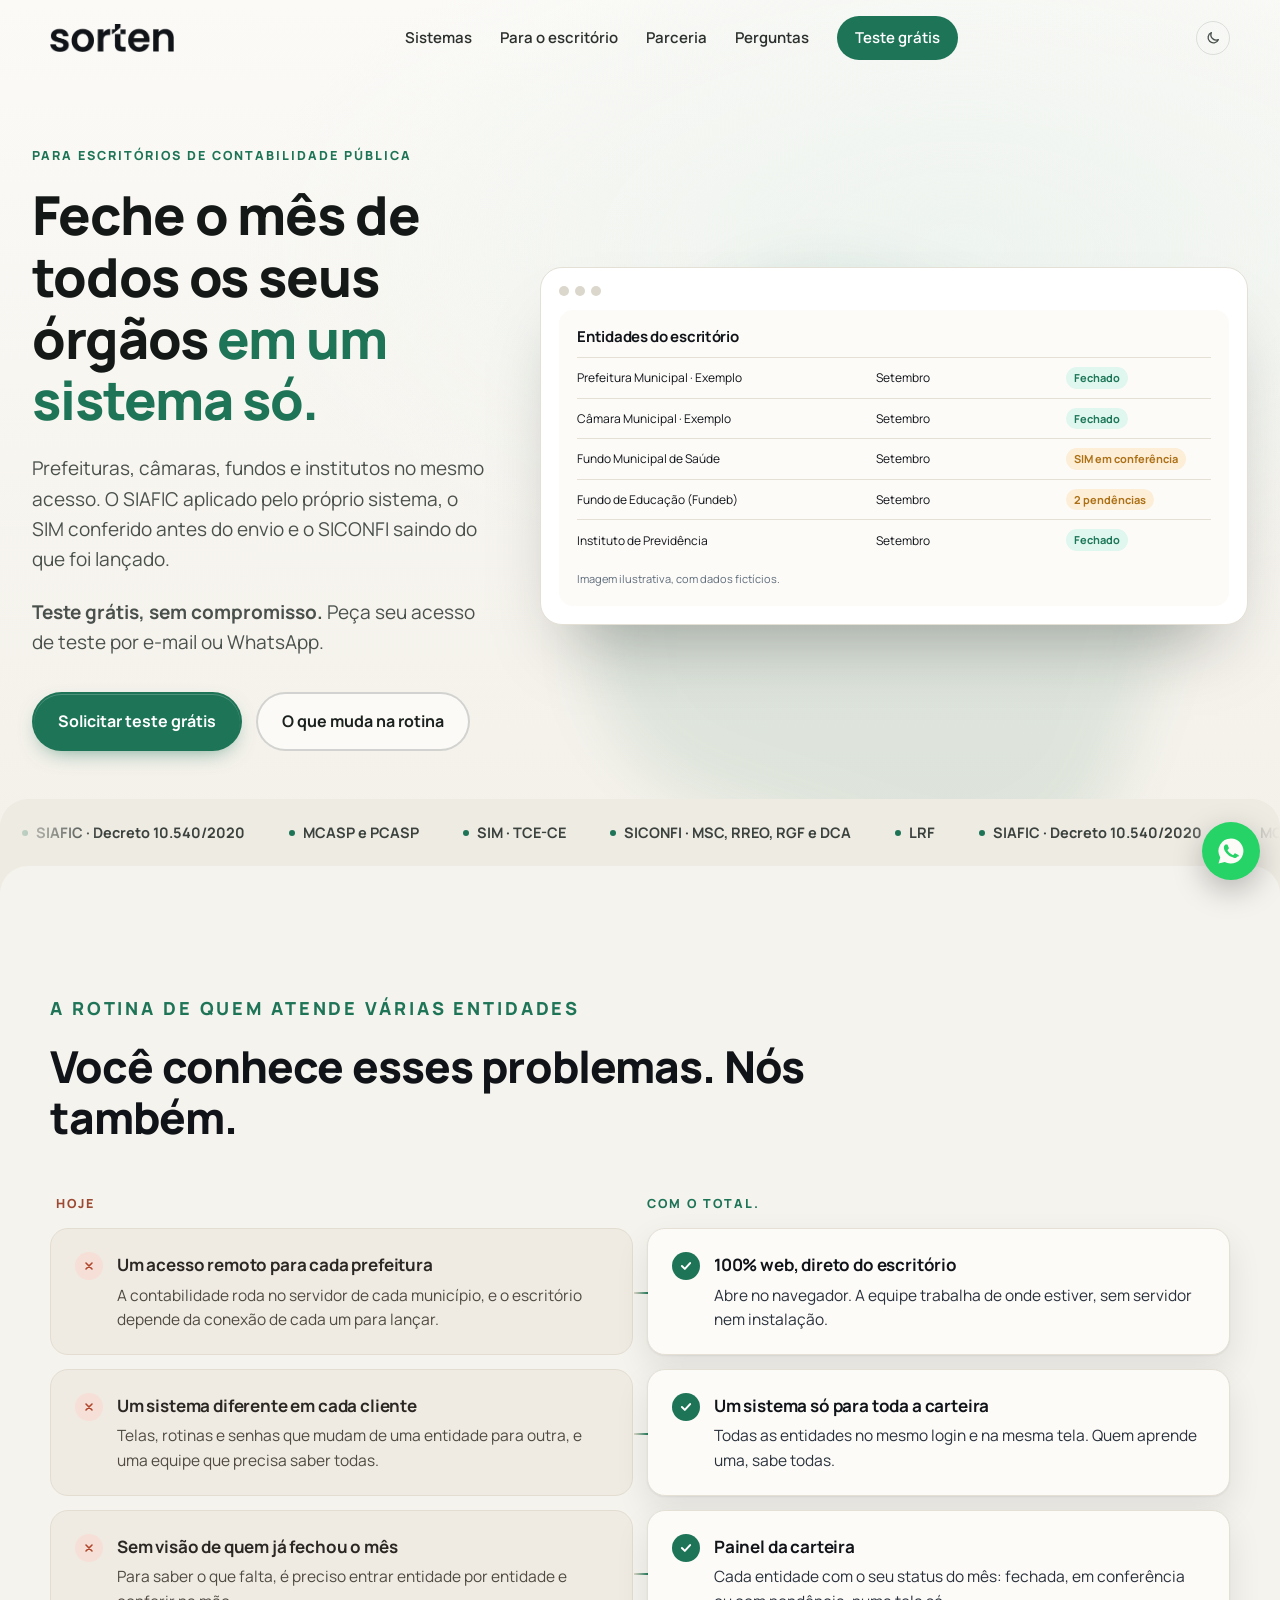
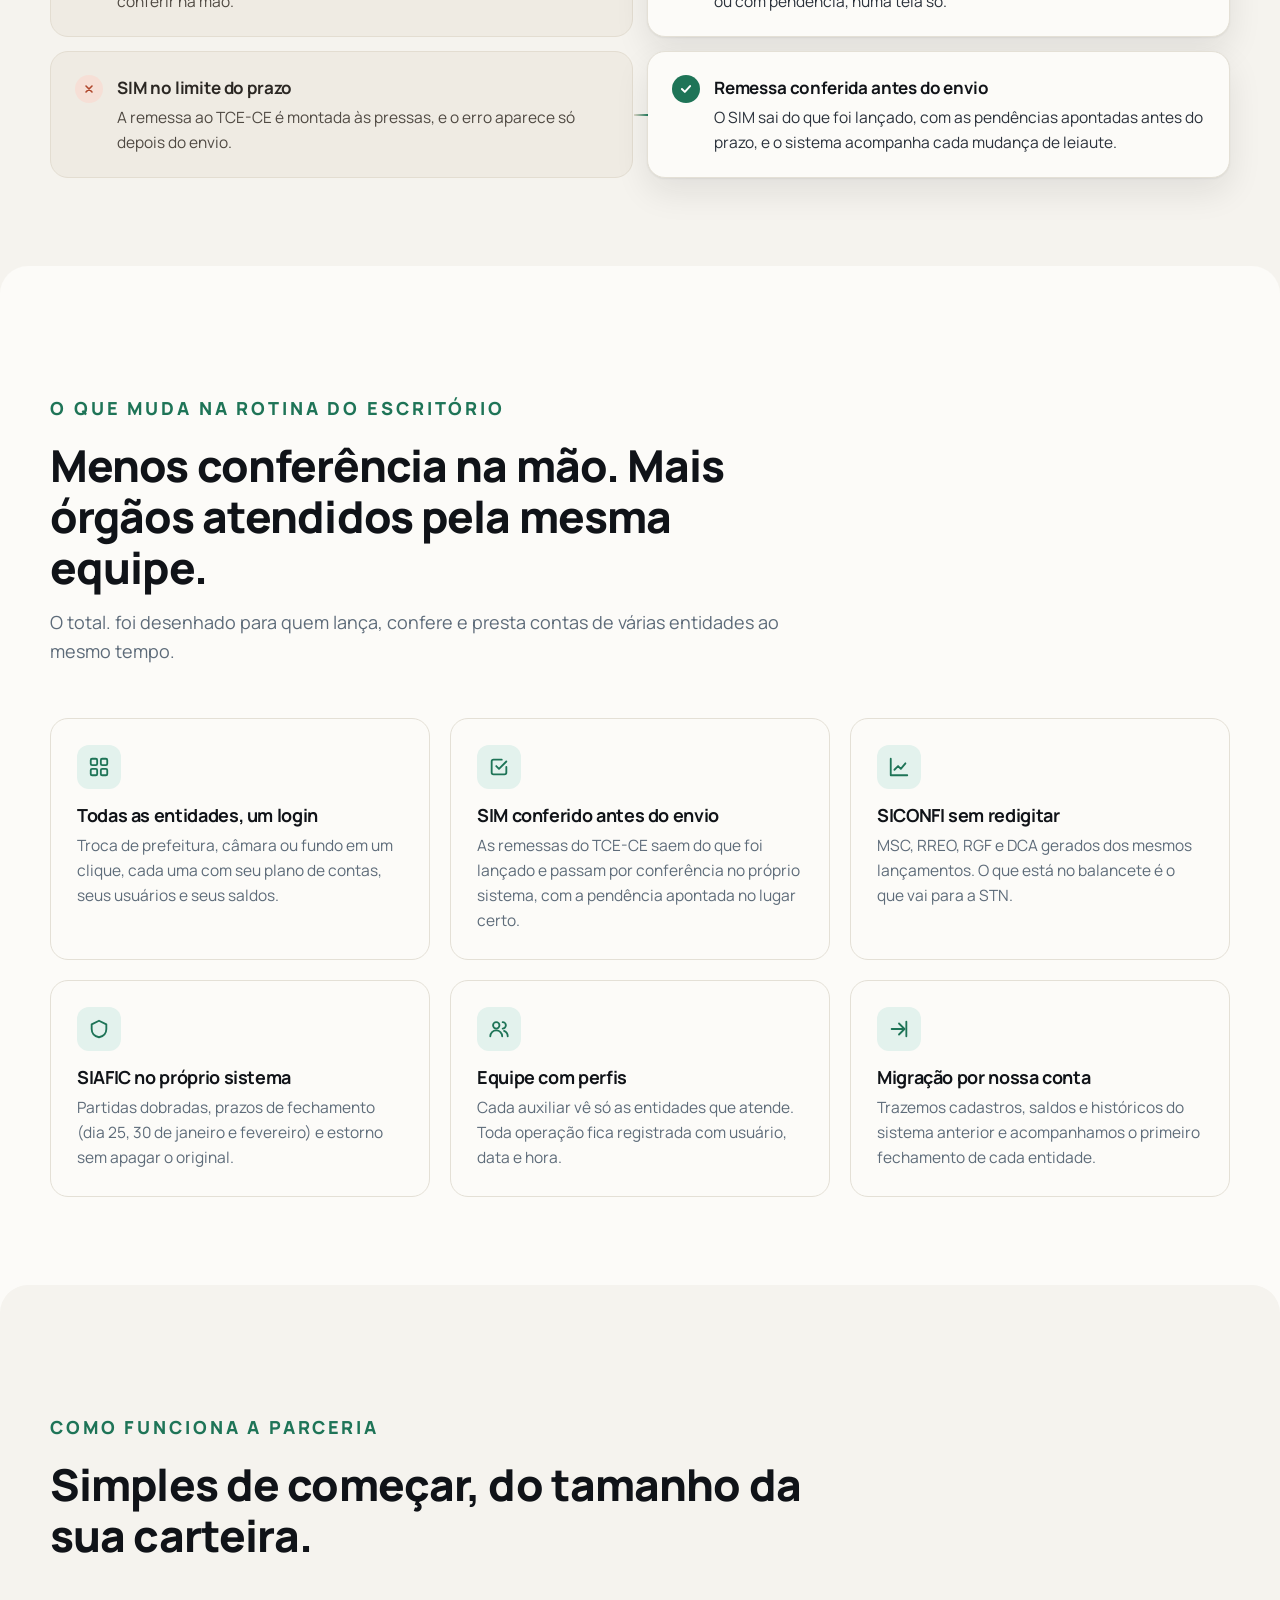
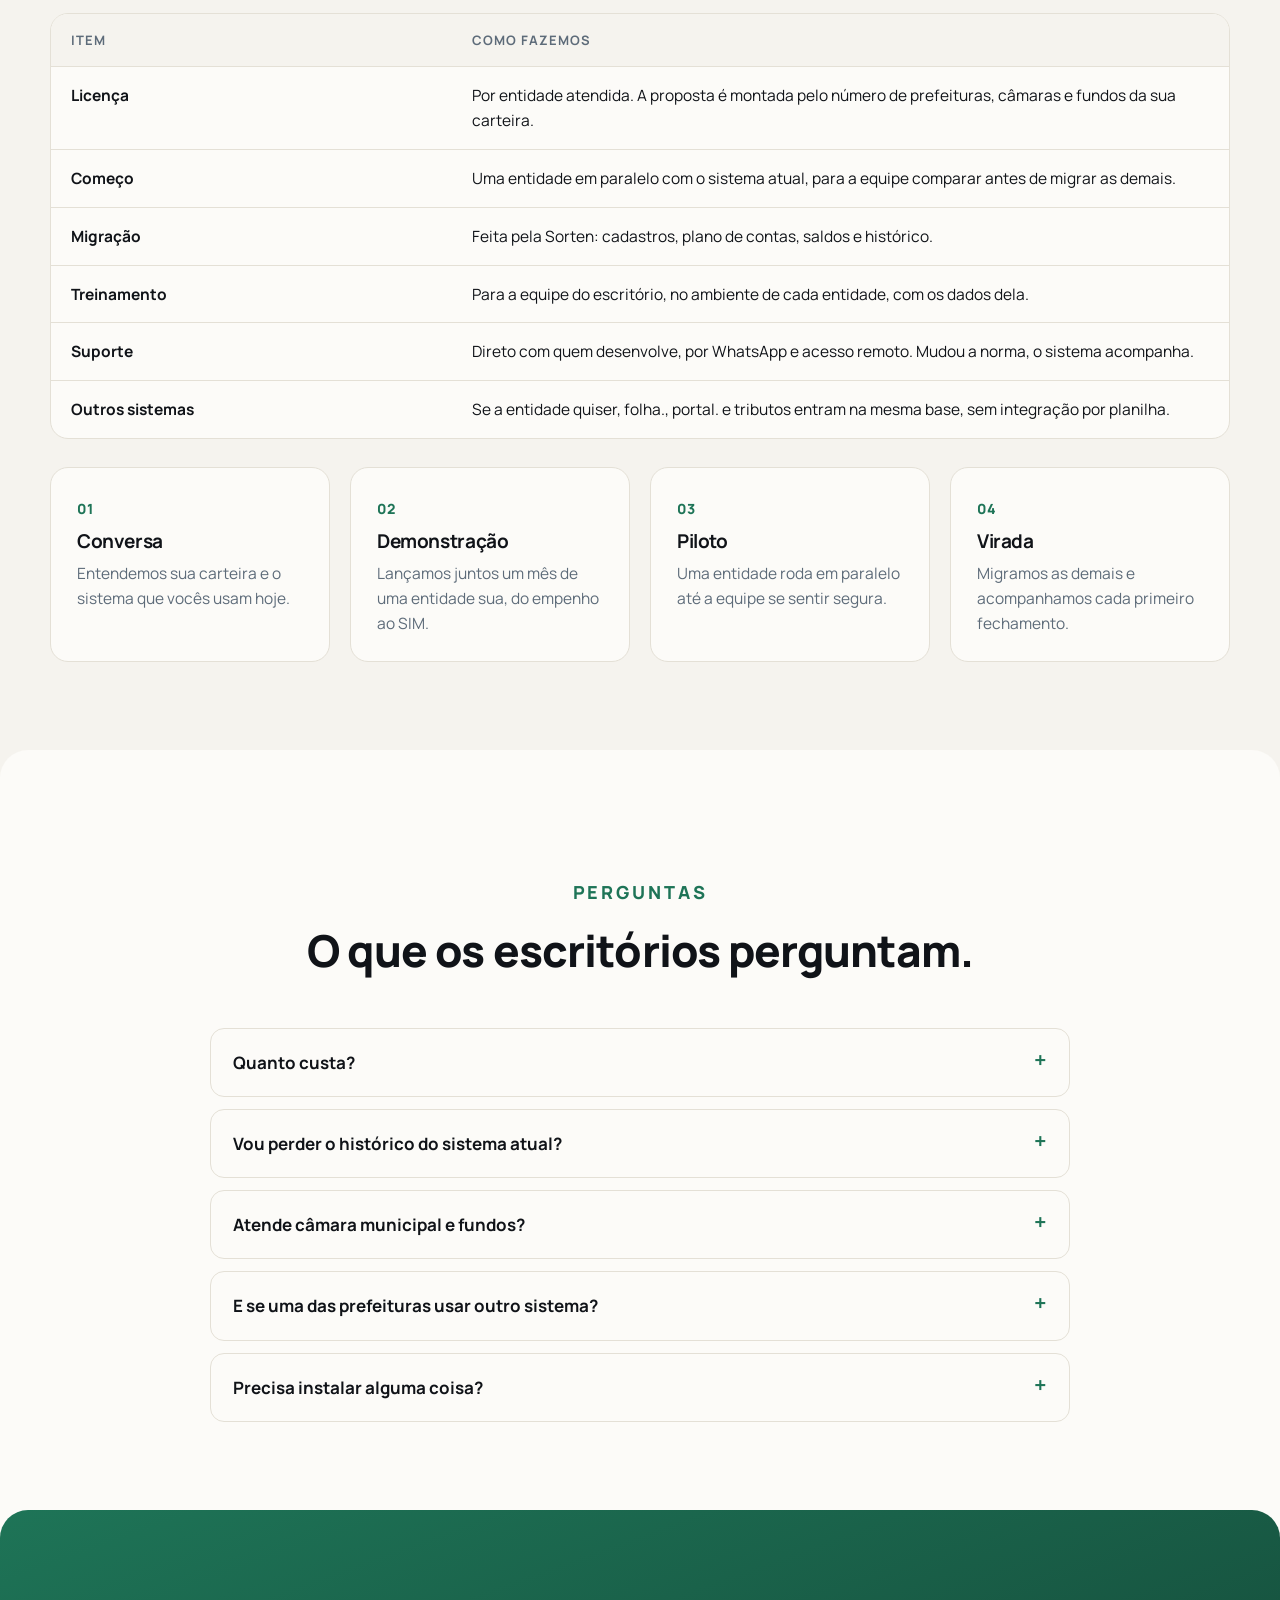
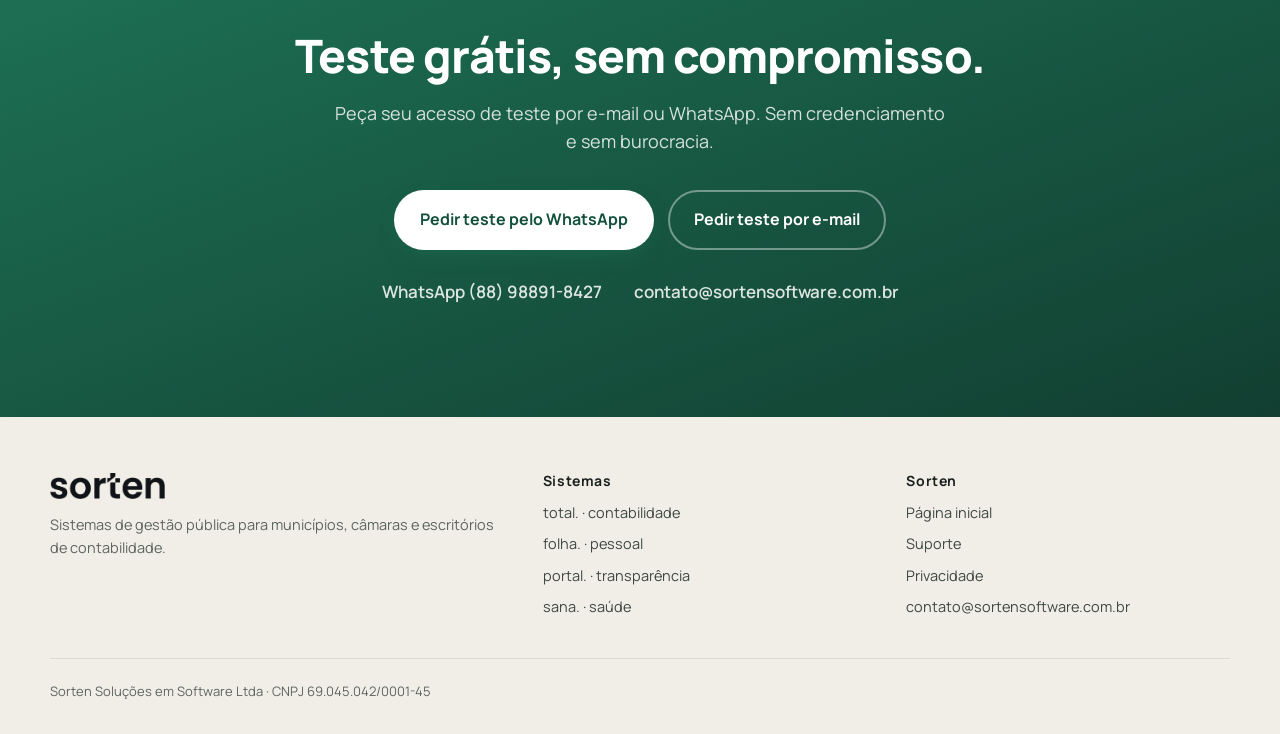
<file: contabilidade/index.html>
<!doctype html>
<html lang="pt-BR">
<head>
  <meta charset="UTF-8" />
  <meta name="viewport" content="width=device-width, initial-scale=1" />
  <meta name="theme-color" content="#fbfaf7" />
  <title>Para escritórios de contabilidade pública | Sorten</title>
  <meta name="description" content="Um sistema só para todas as prefeituras, câmaras e fundos que o seu escritório atende: SIAFIC, prestação de contas ao Tribunal de Contas e SICONFI, com migração e suporte de quem desenvolve." />
  <link rel="canonical" href="https://sortensoftware.com.br/contabilidade/" />
  <meta property="og:type" content="website" />
  <meta property="og:title" content="Sorten para escritórios de contabilidade pública" />
  <meta property="og:description" content="Feche o mês de todos os seus órgãos em um sistema só." />
  <meta property="og:url" content="https://sortensoftware.com.br/contabilidade/" />
  <meta property="og:image" content="https://sortensoftware.com.br/apple-touch-icon.png" />
  <link rel="icon" href="/favicon-sorten.png?v=2" type="image/png" sizes="64x64" />
  <link rel="apple-touch-icon" href="/apple-touch-icon.png?v=2" sizes="180x180" />
  <link rel="preconnect" href="https://fonts.googleapis.com" />
  <link rel="preconnect" href="https://fonts.gstatic.com" crossorigin />
  <link href="https://fonts.googleapis.com/css2?family=Manrope:wght@400;500;600;700;800&display=swap" rel="stylesheet" />
  <link rel="stylesheet" href="/site.css?v=2" />
  <script>try{var t=localStorage.getItem('sorten-tema');if(t==='dark')document.documentElement.setAttribute('data-theme','dark');}catch(e){}</script>
</head>
<body>
  <a class="skip-link" href="#conteudo">Ir para o conteúdo</a>

  <header class="site-header" data-header>
    <div class="shell header-inner">
      <a class="brand" href="/" aria-label="Sorten, página inicial"><img class="logo-l" src="/logo-sorten-escuro.png" alt="Sorten" width="1128" height="255" /><img class="logo-d" src="/logo-sorten-white.png" alt="" width="1164" height="291" /></a>
      <button class="menu-button" type="button" aria-expanded="false" aria-controls="main-nav"><span></span><span></span><span></span><span class="sr-only">Abrir menu</span></button>
      <nav class="main-nav" id="main-nav" aria-label="Navegação principal">
        <a href="/#sistemas">Sistemas</a>
        <a href="#rotina">Para o escritório</a>
        <a href="#parceria">Parceria</a>
        <a href="#perguntas">Perguntas</a>
        <a class="nav-cta" href="#contato">Teste grátis</a>
      </nav>
      <button class="theme-toggle" type="button" aria-label="Alternar modo escuro" title="Modo escuro"><svg class="i-moon" viewBox="0 0 24 24" fill="none" stroke="currentColor" stroke-width="2" stroke-linecap="round" stroke-linejoin="round" aria-hidden="true"><path d="M20 14.5A8 8 0 0 1 9.5 4a8 8 0 1 0 10.5 10.5Z"/></svg><svg class="i-sun" viewBox="0 0 24 24" fill="none" stroke="currentColor" stroke-width="2" stroke-linecap="round" aria-hidden="true"><circle cx="12" cy="12" r="4"/><path d="M12 2v2M12 20v2M4.9 4.9l1.4 1.4M17.7 17.7l1.4 1.4M2 12h2M20 12h2M4.9 19.1l1.4-1.4M17.7 6.3l1.4-1.4"/></svg></button>
    </div>
  </header>

  <main id="conteudo">
    <section class="hero small">
      <div class="shell hero-grid">
        <div>
          <p class="eyebrow">Para escritórios de contabilidade pública</p>
          <h1>Feche o mês de todos os seus órgãos <span>em um sistema só.</span></h1>
          <p class="hero-lead">Prefeituras, câmaras, fundos e institutos no mesmo acesso. O SIAFIC aplicado pelo próprio sistema, o <span data-tce="sistema">SIM</span> conferido antes do envio e o SICONFI saindo do que foi lançado.</p>
          <p class="hero-lead"><strong>Teste grátis, sem compromisso.</strong> Peça seu acesso de teste por e-mail ou WhatsApp.</p>
          <div class="hero-actions">
            <a class="btn btn-primary" href="#contato">Solicitar teste grátis</a>
            <a class="btn btn-ghost" href="#rotina">O que muda na rotina</a>
          </div>
        </div>
        <div class="float-wrap" aria-hidden="true">
          <div class="float-glow"></div>
          <div class="mock">
            <div class="mock-bar"><i></i><i></i><i></i></div>
            <div class="mock-body" style="grid-template-columns:1fr;min-height:0">
              <div class="mock-main">
                <h4>Entidades do escritório</h4>
                <div class="mock-row"><span>Prefeitura Municipal · Exemplo</span><span>Setembro</span><em>Fechado</em></div>
                <div class="mock-row"><span>Câmara Municipal · Exemplo</span><span>Setembro</span><em>Fechado</em></div>
                <div class="mock-row"><span>Fundo Municipal de Saúde</span><span>Setembro</span><em class="wait"><span data-tce="sistema">SIM</span> em conferência</em></div>
                <div class="mock-row"><span>Fundo de Educação (Fundeb)</span><span>Setembro</span><em class="wait">2 pendências</em></div>
                <div class="mock-row"><span>Instituto de Previdência</span><span>Setembro</span><em>Fechado</em></div>
                <p class="mock-note">Imagem ilustrativa, com dados fictícios.</p>
              </div>
            </div>
          </div>
        </div>
      </div>
    </section>

    <section class="compliance" aria-label="Conformidade">
      <ul class="shell">
        <li>SIAFIC · Decreto 10.540/2020</li><li>MCASP e PCASP</li><li><span><span data-tce="sistema">SIM</span> · <span data-tce="tribunal">TCE-CE</span></span></li><li>SICONFI · MSC, RREO, RGF e DCA</li><li>LRF</li>
      </ul>
    </section>

    <section class="band band-paper section z3" id="dores">
      <div class="shell">
        <div class="section-head">
          <p class="eyebrow dark">A rotina de quem atende várias entidades</p>
          <h2>Você conhece esses problemas. Nós também.</h2>
        </div>
        <div class="pains">
          <div class="pains-head" aria-hidden="true"><span>Hoje</span><span>Com o total.</span></div>
          <div class="pain reveal">
            <div class="pain-old"><i class="x"></i><div><b>Um acesso remoto para cada prefeitura</b><p>A contabilidade roda no servidor de cada município, e o escritório depende da conexão de cada um para lançar.</p></div></div>
            <div class="pain-new"><i class="v"></i><div><b>100% web, direto do escritório</b><p>Abre no navegador. A equipe trabalha de onde estiver, sem servidor nem instalação.</p></div></div>
          </div>
          <div class="pain reveal">
            <div class="pain-old"><i class="x"></i><div><b>Um sistema diferente em cada cliente</b><p>Telas, rotinas e senhas que mudam de uma entidade para outra, e uma equipe que precisa saber todas.</p></div></div>
            <div class="pain-new"><i class="v"></i><div><b>Um sistema só para toda a carteira</b><p>Todas as entidades no mesmo login e na mesma tela. Quem aprende uma, sabe todas.</p></div></div>
          </div>
          <div class="pain reveal">
            <div class="pain-old"><i class="x"></i><div><b>Sem visão de quem já fechou o mês</b><p>Para saber o que falta, é preciso entrar entidade por entidade e conferir na mão.</p></div></div>
            <div class="pain-new"><i class="v"></i><div><b>Painel da carteira</b><p>Cada entidade com o seu status do mês: fechada, em conferência ou com pendência, numa tela só.</p></div></div>
          </div>
          <div class="pain reveal">
            <div class="pain-old"><i class="x"></i><div><b><span data-tce="sistema">SIM</span> no limite do prazo</b><p>A remessa ao <span data-tce="tribunal">TCE-CE</span> é montada às pressas, e o erro aparece só depois do envio.</p></div></div>
            <div class="pain-new"><i class="v"></i><div><b>Remessa conferida antes do envio</b><p>O <span data-tce="sistema">SIM</span> sai do que foi lançado, com as pendências apontadas antes do prazo, e o sistema acompanha cada mudança de leiaute.</p></div></div>
          </div>
        </div>
      </div>
    </section>

    <section class="band band-white section z4" id="rotina">
      <div class="shell">
        <div class="section-head">
          <p class="eyebrow dark">O que muda na rotina do escritório</p>
          <h2>Menos conferência na mão. Mais órgãos atendidos pela mesma equipe.</h2>
          <p>O total. foi desenhado para quem lança, confere e presta contas de várias entidades ao mesmo tempo.</p>
        </div>
        <div class="features" style="grid-template-columns:repeat(3,1fr)">
          <div class="feature reveal"><div class="ico"><svg viewBox="0 0 24 24" fill="none" stroke="currentColor" stroke-width="2" stroke-linecap="round" stroke-linejoin="round"><rect x="3" y="3" width="7" height="7" rx="1.5"/><rect x="14" y="3" width="7" height="7" rx="1.5"/><rect x="3" y="14" width="7" height="7" rx="1.5"/><rect x="14" y="14" width="7" height="7" rx="1.5"/></svg></div><h3>Todas as entidades, um login</h3><p>Troca de prefeitura, câmara ou fundo em um clique, cada uma com seu plano de contas, seus usuários e seus saldos.</p></div>
          <div class="feature reveal"><div class="ico"><svg viewBox="0 0 24 24" fill="none" stroke="currentColor" stroke-width="2" stroke-linecap="round" stroke-linejoin="round"><path d="M9 11l3 3 8-8"/><path d="M20 12v6a2 2 0 0 1-2 2H6a2 2 0 0 1-2-2V6a2 2 0 0 1 2-2h9"/></svg></div><h3><span data-tce="sistema">SIM</span> conferido antes do envio</h3><p>As remessas do <span data-tce="tribunal">TCE-CE</span> saem do que foi lançado e passam por conferência no próprio sistema, com a pendência apontada no lugar certo.</p></div>
          <div class="feature reveal"><div class="ico"><svg viewBox="0 0 24 24" fill="none" stroke="currentColor" stroke-width="2" stroke-linecap="round" stroke-linejoin="round"><path d="M3 3v18h18"/><path d="M7 15l4-4 3 3 5-6"/></svg></div><h3>SICONFI sem redigitar</h3><p>MSC, RREO, RGF e DCA gerados dos mesmos lançamentos. O que está no balancete é o que vai para a STN.</p></div>
          <div class="feature reveal"><div class="ico"><svg viewBox="0 0 24 24" fill="none" stroke="currentColor" stroke-width="2" stroke-linecap="round" stroke-linejoin="round"><path d="M12 3l8 4v5c0 5-3.5 8-8 9-4.5-1-8-4-8-9V7l8-4Z"/></svg></div><h3>SIAFIC no próprio sistema</h3><p>Partidas dobradas, prazos de fechamento (dia 25, 30 de janeiro e fevereiro) e estorno sem apagar o original.</p></div>
          <div class="feature reveal"><div class="ico"><svg viewBox="0 0 24 24" fill="none" stroke="currentColor" stroke-width="2" stroke-linecap="round" stroke-linejoin="round"><circle cx="9" cy="8" r="3.5"/><path d="M2.5 20a6.5 6.5 0 0 1 13 0"/><path d="M16 4.5a3.5 3.5 0 0 1 0 7M21.5 20a6.5 6.5 0 0 0-4-6"/></svg></div><h3>Equipe com perfis</h3><p>Cada auxiliar vê só as entidades que atende. Toda operação fica registrada com usuário, data e hora.</p></div>
          <div class="feature reveal"><div class="ico"><svg viewBox="0 0 24 24" fill="none" stroke="currentColor" stroke-width="2" stroke-linecap="round" stroke-linejoin="round"><path d="M4 12h12M12 6l6 6-6 6"/><path d="M20 4v16"/></svg></div><h3>Migração por nossa conta</h3><p>Trazemos cadastros, saldos e históricos do sistema anterior e acompanhamos o primeiro fechamento de cada entidade.</p></div>
        </div>
      </div>
    </section>

    <section class="band band-paper section z5" id="parceria">
      <div class="shell">
        <div class="section-head">
          <p class="eyebrow dark">Como funciona a parceria</p>
          <h2>Simples de começar, do tamanho da sua carteira.</h2>
        </div>
        <table class="compare reveal">
          <thead><tr><th>Item</th><th>Como fazemos</th></tr></thead>
          <tbody>
            <tr><td>Licença</td><td>Por entidade atendida. A proposta é montada pelo número de prefeituras, câmaras e fundos da sua carteira.</td></tr>
            <tr><td>Começo</td><td>Uma entidade em paralelo com o sistema atual, para a equipe comparar antes de migrar as demais.</td></tr>
            <tr><td>Migração</td><td>Feita pela Sorten: cadastros, plano de contas, saldos e histórico.</td></tr>
            <tr><td>Treinamento</td><td>Para a equipe do escritório, no ambiente de cada entidade, com os dados dela.</td></tr>
            <tr><td>Suporte</td><td>Direto com quem desenvolve, por WhatsApp e acesso remoto. Mudou a norma, o sistema acompanha.</td></tr>
            <tr><td>Outros sistemas</td><td>Se a entidade quiser, folha., portal. e tributos entram na mesma base, sem integração por planilha.</td></tr>
          </tbody>
        </table>

        <ol class="steps" style="margin-top:28px">
          <li class="reveal"><h3>Conversa</h3><p>Entendemos sua carteira e o sistema que vocês usam hoje.</p></li>
          <li class="reveal"><h3>Demonstração</h3><p>Lançamos juntos um mês de uma entidade sua, do empenho ao <span data-tce="sistema">SIM</span>.</p></li>
          <li class="reveal"><h3>Piloto</h3><p>Uma entidade roda em paralelo até a equipe se sentir segura.</p></li>
          <li class="reveal"><h3>Virada</h3><p>Migramos as demais e acompanhamos cada primeiro fechamento.</p></li>
        </ol>
      </div>
    </section>

    <section class="band band-white section z6" id="perguntas">
      <div class="shell">
        <div class="section-head center"><p class="eyebrow dark">Perguntas</p><h2>O que os escritórios perguntam.</h2></div>
        <div class="faq">
          <details><summary>Quanto custa?</summary><p>Depende do número de entidades e dos sistemas que cada uma usa. Mande a sua carteira pelo WhatsApp ou e-mail que montamos a proposta.</p></details>
          <details><summary>Vou perder o histórico do sistema atual?</summary><p>Não. A migração traz cadastros, saldos e o histórico necessário para a continuidade, e você confere tudo antes da virada.</p></details>
          <details><summary>Atende câmara municipal e fundos?</summary><p>Sim. Câmaras, fundos e institutos são entidades como a prefeitura, cada uma com seus dados, seus usuários e sua prestação de contas.</p></details>
          <details><summary>E se uma das prefeituras usar outro sistema?</summary><p>Sem problema. Cada entidade entra quando fizer sentido. Começar por uma ou duas é o caminho mais comum.</p></details>
          <details><summary>Precisa instalar alguma coisa?</summary><p>Não. É 100% web: basta navegador e internet. Hospedagem, atualização e backup diário ficam com a Sorten.</p></details>
        </div>
      </div>
    </section>

    <section class="cta band" id="contato" style="z-index:7">
      <div class="shell">
        <h2>Teste grátis, sem compromisso.</h2>
        <p>Peça seu acesso de teste por e-mail ou WhatsApp. Sem credenciamento e sem burocracia.</p>
        <div class="hero-actions">
          <a class="btn btn-primary" href="https://wa.me/5588988918427?text=Ol%C3%A1%21%20Quero%20solicitar%20um%20teste%20gr%C3%A1tis%20dos%20sistemas%20da%20Sorten." target="_blank" rel="noopener">Pedir teste pelo WhatsApp</a>
          <a class="btn btn-ghost" href="mailto:contato@sortensoftware.com.br?subject=Teste%20gr%C3%A1tis%20dos%20sistemas%20Sorten">Pedir teste por e-mail</a>
        </div>
        <div class="contact-lines">
          <a href="https://wa.me/5588988918427" target="_blank" rel="noopener">WhatsApp (88) 98891-8427</a>
          <a href="mailto:contato@sortensoftware.com.br">contato@sortensoftware.com.br</a>
        </div>
      </div>
    </section>
  </main>

  <footer class="footer">
    <div class="shell">
      <div class="footer-grid">
        <div><img class="logo-l" src="/logo-sorten-escuro.png" alt="Sorten" width="1128" height="255" /><img class="logo-d" src="/logo-sorten-white.png" alt="" width="1164" height="291" /><p>Sistemas de gestão pública para municípios, câmaras e escritórios de contabilidade.</p></div>
        <div><h4>Sistemas</h4><ul><li><a href="/#sistemas">total. · contabilidade</a></li><li><a href="/#sistemas">folha. · pessoal</a></li><li><a href="/#sistemas">portal. · transparência</a></li><li><a href="/#sistemas">sana. · saúde</a></li></ul></div>
        <div><h4>Sorten</h4><ul><li><a href="/">Página inicial</a></li><li><a href="/suporte/">Suporte</a></li><li><a href="/privacidade/">Privacidade</a></li><li><a href="mailto:contato@sortensoftware.com.br">contato@sortensoftware.com.br</a></li></ul></div>
      </div>
      <div class="footer-legal"><span>Sorten Soluções em Software Ltda · CNPJ 69.045.042/0001-45</span></div>
    </div>
  </footer>

  <a class="wa-float" href="https://wa.me/5588988918427" target="_blank" rel="noopener" aria-label="Falar pelo WhatsApp">
    <svg viewBox="0 0 24 24" fill="currentColor" aria-hidden="true"><path d="M12 2a10 10 0 0 0-8.6 15.1L2 22l5-1.3A10 10 0 1 0 12 2Zm5.4 14.2c-.2.6-1.3 1.2-1.8 1.3-.5.1-1 .1-3.4-.9-2.8-1.2-4.6-4.1-4.8-4.3-.1-.2-1.1-1.5-1.1-2.9s.7-2.1 1-2.4c.3-.3.6-.3.8-.3h.6c.2 0 .4 0 .6.5l.9 2.1c.1.2.1.4 0 .6l-.4.6-.4.4c-.1.1-.3.3-.1.6.2.3.8 1.3 1.7 2.1 1.1 1 2.1 1.3 2.4 1.5.3.1.5.1.6-.1l.9-1c.2-.3.4-.2.7-.1l2 1c.3.1.5.2.5.3.1.2.1.7-.1 1.3Z"/></svg>
  </a>
  <script src="/site.js?v=2" defer></script>
</body>
</html>
</file>
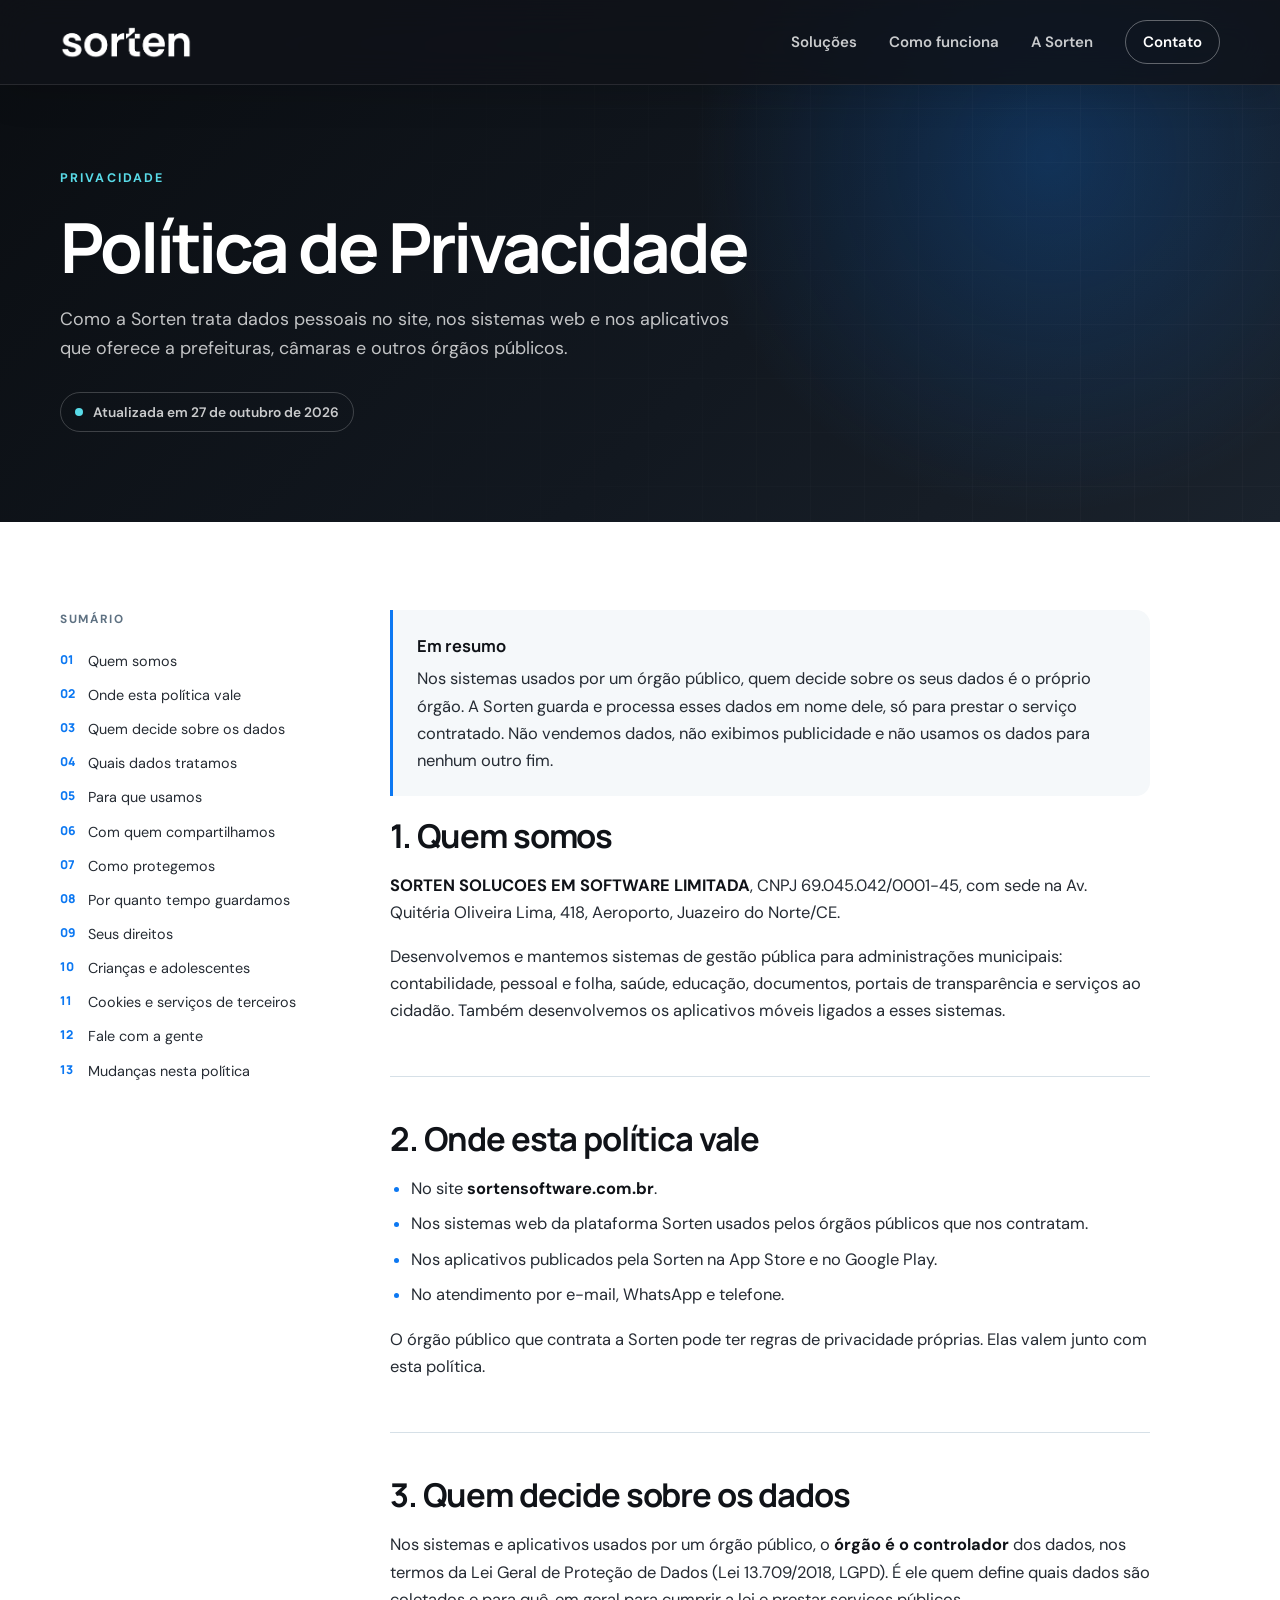
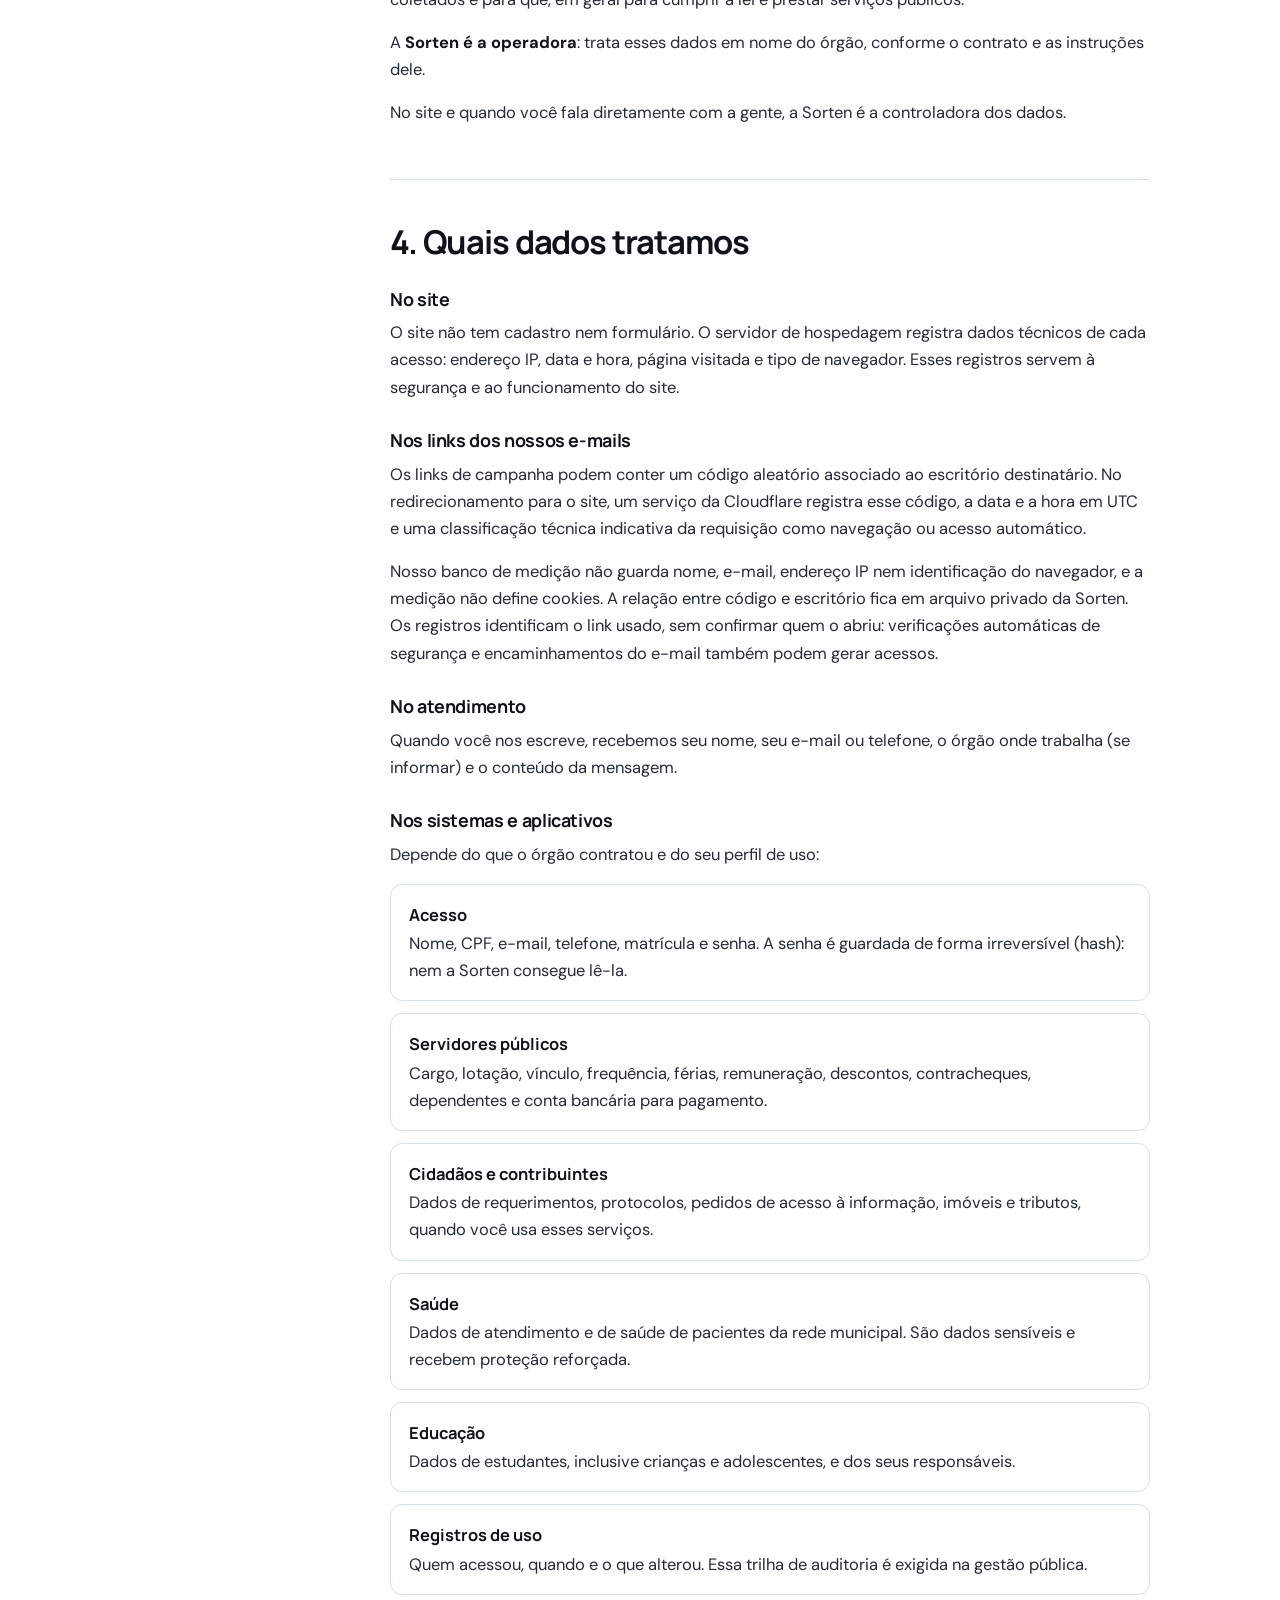
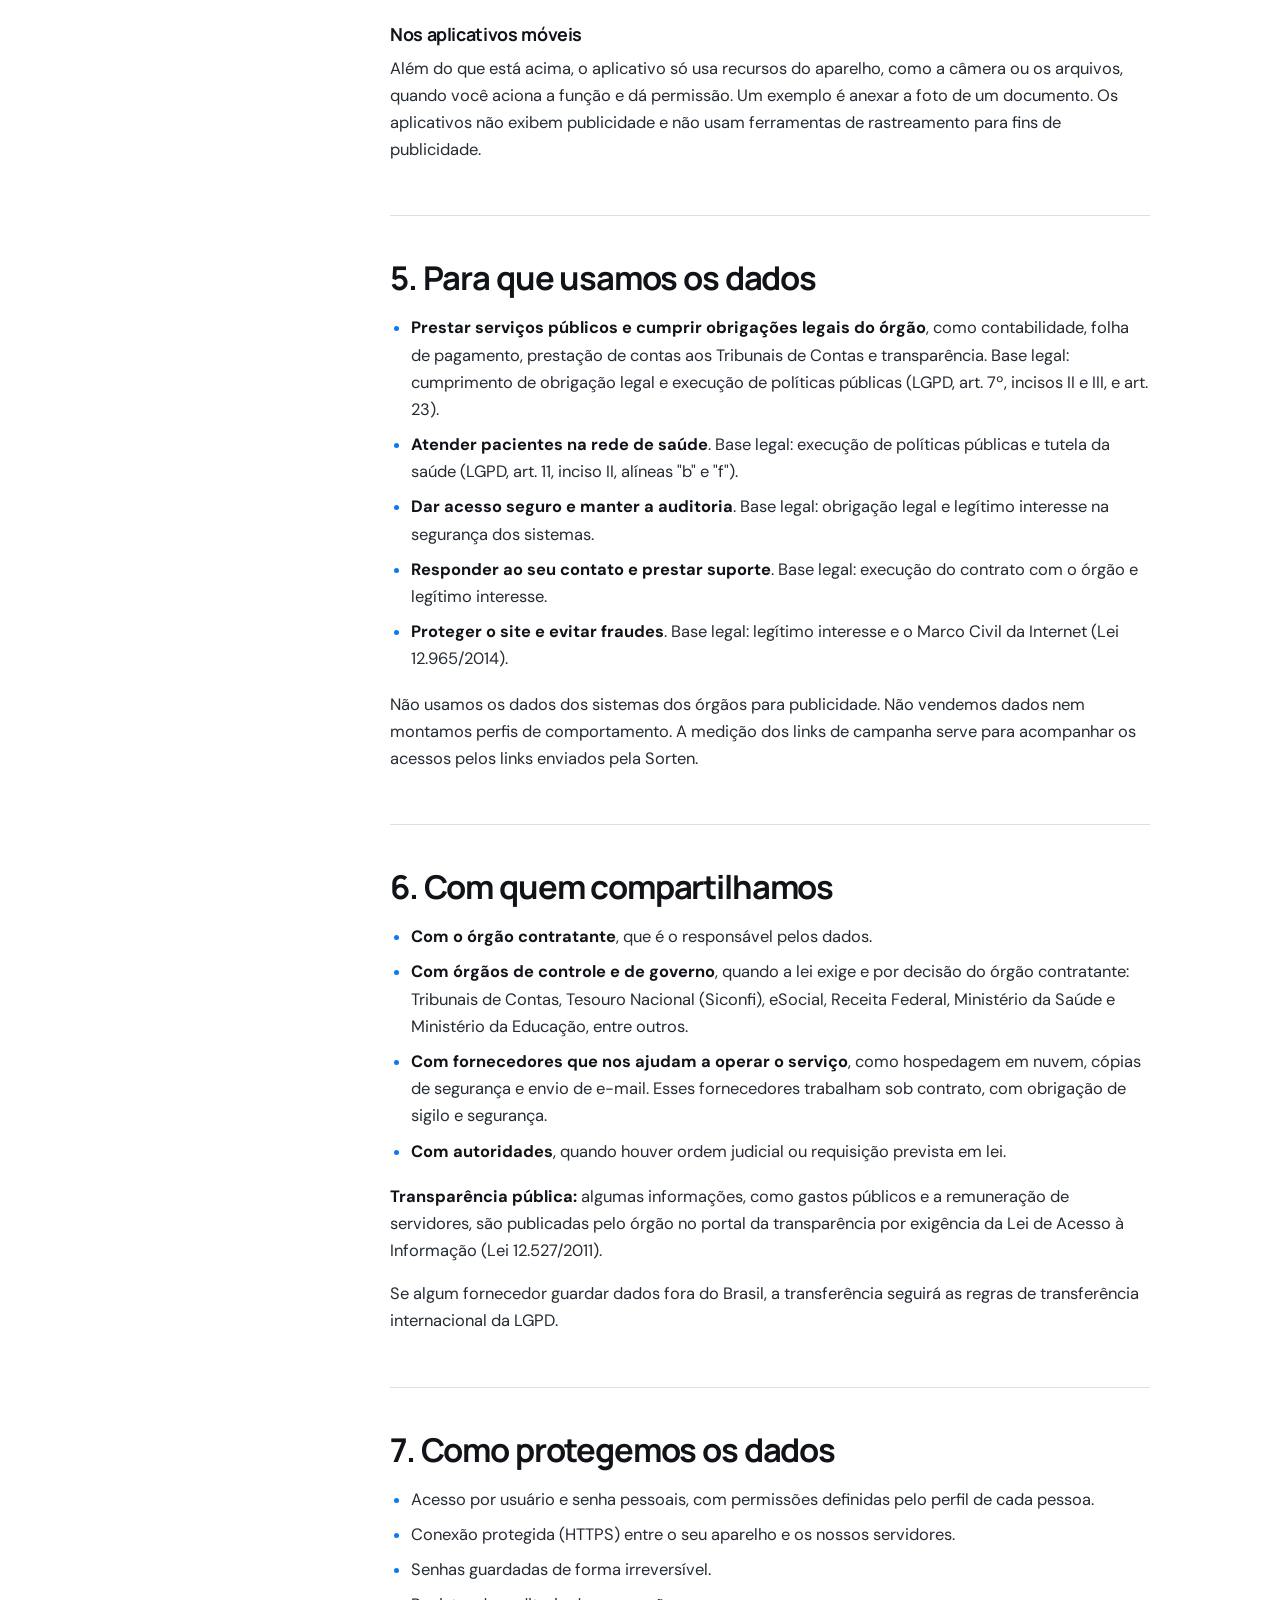
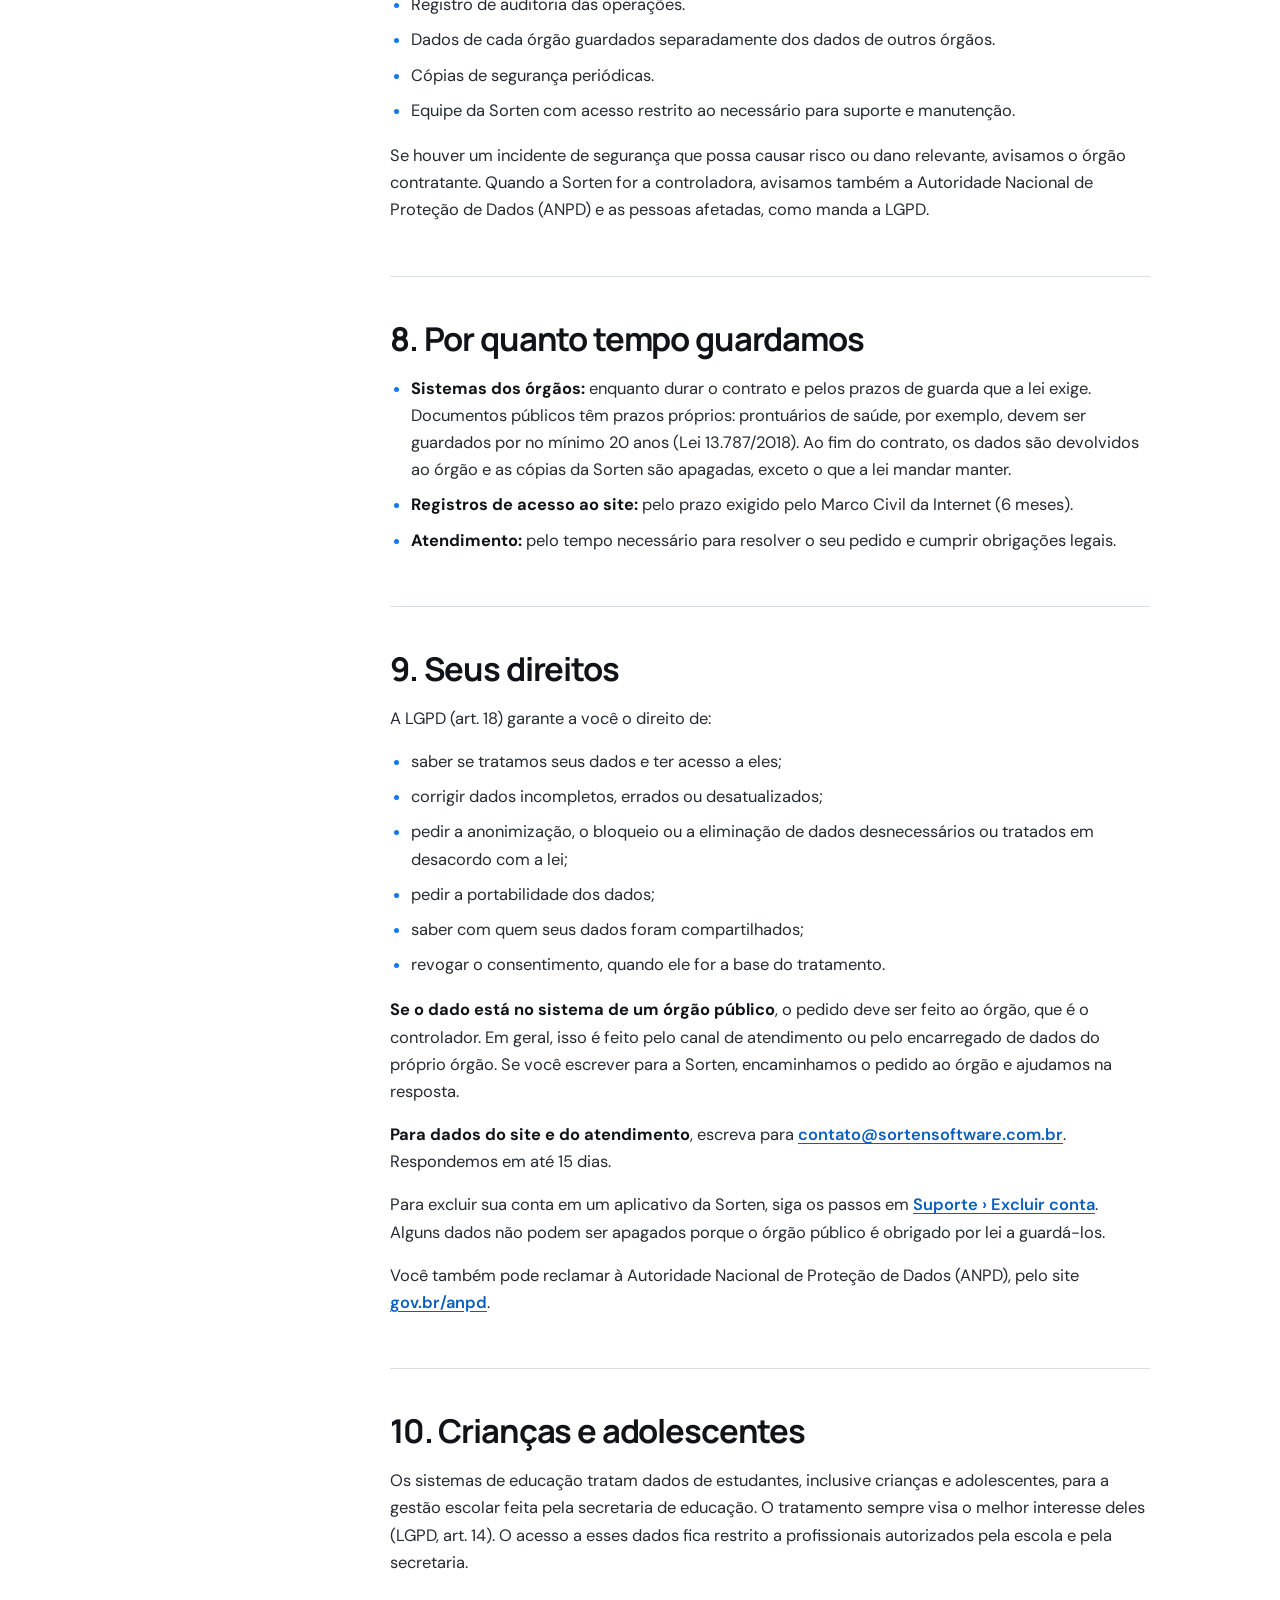
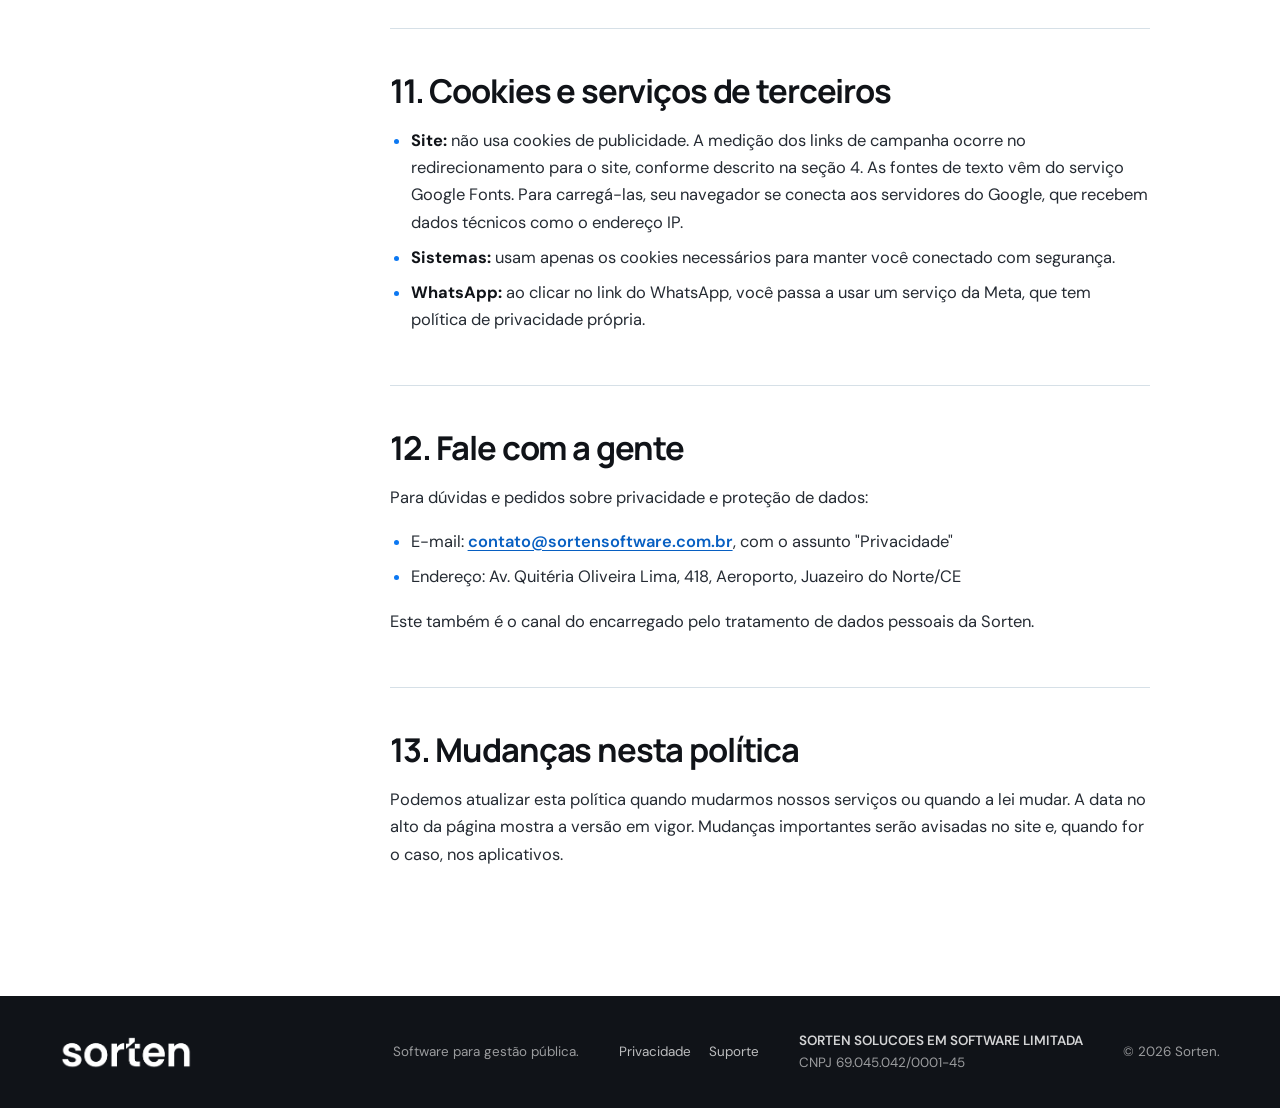
<file: privacidade/index.html>
<!doctype html>
<html lang="pt-BR">
  <head>
    <meta charset="UTF-8" />
    <meta name="viewport" content="width=device-width, initial-scale=1" />
    <meta name="theme-color" content="#071625" />
    <meta
      name="description"
      content="Política de Privacidade da Sorten: como tratamos dados pessoais no site, nos sistemas de gestão pública e nos aplicativos."
    />
    <link rel="canonical" href="https://sortensoftware.com.br/privacidade/" />
    <link rel="icon" href="/favicon-sorten.png?v=1" type="image/png" sizes="64x64" />
    <link rel="apple-touch-icon" href="/apple-touch-icon.png?v=1" sizes="180x180" />
    <link rel="stylesheet" href="/styles-legado.css" />
    <title>Política de Privacidade | Sorten</title>
  </head>
  <body>
    <a class="skip-link" href="#conteudo">Ir para o conteúdo</a>
    <div class="scroll-progress" aria-hidden="true"><span></span></div>

    <header class="site-header is-scrolled">
      <div class="shell header-inner">
        <a class="brand" href="/" aria-label="Sorten, página inicial">
          <img class="brand-wordmark" src="/logo-sorten-white.png" alt="" width="1164" height="291" />
        </a>

        <button class="menu-button" type="button" aria-expanded="false" aria-controls="main-nav">
          <span></span><span></span><span></span>
          <span class="sr-only">Abrir menu</span>
        </button>

        <nav class="main-nav" id="main-nav" aria-label="Navegação principal">
          <a href="/#solucoes">Soluções</a>
          <a href="/#arquitetura">Como funciona</a>
          <a href="/#empresa">A Sorten</a>
          <a class="nav-cta" href="mailto:contato@sortensoftware.com.br">Contato</a>
        </nav>
      </div>
    </header>

    <main id="conteudo">
      <section class="page-hero">
        <div class="shell">
          <p class="eyebrow">Privacidade</p>
          <h1>Política de Privacidade</h1>
          <p class="page-lead">
            Como a Sorten trata dados pessoais no site, nos sistemas web e nos aplicativos que oferece a
            prefeituras, câmaras e outros órgãos públicos.
          </p>
          <p class="page-meta">Atualizada em 27 de outubro de 2026</p>
        </div>
      </section>

      <section class="doc">
        <div class="shell doc-grid">
          <nav class="doc-toc" aria-label="Sumário">
            <p>Sumário</p>
            <ol>
              <li><a href="#quem-somos">Quem somos</a></li>
              <li><a href="#alcance">Onde esta política vale</a></li>
              <li><a href="#papel">Quem decide sobre os dados</a></li>
              <li><a href="#dados">Quais dados tratamos</a></li>
              <li><a href="#finalidades">Para que usamos</a></li>
              <li><a href="#compartilhamento">Com quem compartilhamos</a></li>
              <li><a href="#seguranca">Como protegemos</a></li>
              <li><a href="#retencao">Por quanto tempo guardamos</a></li>
              <li><a href="#direitos">Seus direitos</a></li>
              <li><a href="#criancas">Crianças e adolescentes</a></li>
              <li><a href="#cookies">Cookies e serviços de terceiros</a></li>
              <li><a href="#contato">Fale com a gente</a></li>
              <li><a href="#alteracoes">Mudanças nesta política</a></li>
            </ol>
          </nav>

          <article class="doc-body">
            <div class="doc-note">
              <span class="doc-note-title">Em resumo</span>
              <p>
                Nos sistemas usados por um órgão público, quem decide sobre os seus dados é o próprio órgão. A
                Sorten guarda e processa esses dados em nome dele, só para prestar o serviço contratado. Não
                vendemos dados, não exibimos publicidade e não usamos os dados para nenhum outro fim.
              </p>
            </div>

            <section id="quem-somos">
              <h2>1. Quem somos</h2>
              <p>
                <strong>SORTEN SOLUCOES EM SOFTWARE LIMITADA</strong>, CNPJ 69.045.042/0001-45, com sede na Av.
                Quitéria Oliveira Lima, 418, Aeroporto, Juazeiro do Norte/CE.
              </p>
              <p>
                Desenvolvemos e mantemos sistemas de gestão pública para administrações municipais:
                contabilidade, pessoal e folha, saúde, educação, documentos, portais de transparência e serviços
                ao cidadão. Também desenvolvemos os aplicativos móveis ligados a esses sistemas.
              </p>
            </section>

            <section id="alcance">
              <h2>2. Onde esta política vale</h2>
              <ul>
                <li>No site <strong>sortensoftware.com.br</strong>.</li>
                <li>Nos sistemas web da plataforma Sorten usados pelos órgãos públicos que nos contratam.</li>
                <li>Nos aplicativos publicados pela Sorten na App Store e no Google Play.</li>
                <li>No atendimento por e-mail, WhatsApp e telefone.</li>
              </ul>
              <p>
                O órgão público que contrata a Sorten pode ter regras de privacidade próprias. Elas valem junto
                com esta política.
              </p>
            </section>

            <section id="papel">
              <h2>3. Quem decide sobre os dados</h2>
              <p>
                Nos sistemas e aplicativos usados por um órgão público, o <strong>órgão é o controlador</strong>
                dos dados, nos termos da Lei Geral de Proteção de Dados (Lei 13.709/2018, LGPD). É ele quem
                define quais dados são coletados e para quê, em geral para cumprir a lei e prestar serviços
                públicos.
              </p>
              <p>
                A <strong>Sorten é a operadora</strong>: trata esses dados em nome do órgão, conforme o contrato e
                as instruções dele.
              </p>
              <p>
                No site e quando você fala diretamente com a gente, a Sorten é a controladora dos dados.
              </p>
            </section>

            <section id="dados">
              <h2>4. Quais dados tratamos</h2>

              <h3>No site</h3>
              <p>
                O site não tem cadastro nem formulário. O servidor de hospedagem registra dados técnicos de cada
                acesso: endereço IP, data e hora, página visitada e tipo de navegador. Esses registros servem à
                segurança e ao funcionamento do site.
              </p>

              <h3>Nos links dos nossos e-mails</h3>
              <p>
                Os links de campanha podem conter um código aleatório associado ao escritório destinatário.
                No redirecionamento para o site, um serviço da Cloudflare registra esse código, a data e a hora
                em UTC e uma classificação técnica indicativa da requisição como navegação ou acesso automático.
              </p>
              <p>
                Nosso banco de medição não guarda nome, e-mail, endereço IP nem identificação do navegador,
                e a medição não define cookies. A relação entre código e escritório fica em arquivo privado da
                Sorten. Os registros identificam o link usado, sem confirmar quem o abriu: verificações
                automáticas de segurança e encaminhamentos do e-mail também podem gerar acessos.
              </p>

              <h3>No atendimento</h3>
              <p>
                Quando você nos escreve, recebemos seu nome, seu e-mail ou telefone, o órgão onde trabalha (se
                informar) e o conteúdo da mensagem.
              </p>

              <h3>Nos sistemas e aplicativos</h3>
              <p>Depende do que o órgão contratou e do seu perfil de uso:</p>
              <ul class="data-list">
                <li>
                  <strong>Acesso</strong>
                  Nome, CPF, e-mail, telefone, matrícula e senha. A senha é guardada de forma irreversível (hash):
                  nem a Sorten consegue lê-la.
                </li>
                <li>
                  <strong>Servidores públicos</strong>
                  Cargo, lotação, vínculo, frequência, férias, remuneração, descontos, contracheques, dependentes
                  e conta bancária para pagamento.
                </li>
                <li>
                  <strong>Cidadãos e contribuintes</strong>
                  Dados de requerimentos, protocolos, pedidos de acesso à informação, imóveis e tributos, quando
                  você usa esses serviços.
                </li>
                <li>
                  <strong>Saúde</strong>
                  Dados de atendimento e de saúde de pacientes da rede municipal. São dados sensíveis e recebem
                  proteção reforçada.
                </li>
                <li>
                  <strong>Educação</strong>
                  Dados de estudantes, inclusive crianças e adolescentes, e dos seus responsáveis.
                </li>
                <li>
                  <strong>Registros de uso</strong>
                  Quem acessou, quando e o que alterou. Essa trilha de auditoria é exigida na gestão pública.
                </li>
              </ul>

              <h3>Nos aplicativos móveis</h3>
              <p>
                Além do que está acima, o aplicativo só usa recursos do aparelho, como a câmera ou os arquivos,
                quando você aciona a função e dá permissão. Um exemplo é anexar a foto de um documento. Os
                aplicativos não exibem publicidade e não usam ferramentas de rastreamento para fins de
                publicidade.
              </p>
            </section>

            <section id="finalidades">
              <h2>5. Para que usamos os dados</h2>
              <ul>
                <li>
                  <strong>Prestar serviços públicos e cumprir obrigações legais do órgão</strong>, como
                  contabilidade, folha de pagamento, prestação de contas aos Tribunais de Contas e transparência.
                  Base legal: cumprimento de obrigação legal e execução de políticas públicas (LGPD, art. 7º,
                  incisos II e III, e art. 23).
                </li>
                <li>
                  <strong>Atender pacientes na rede de saúde</strong>. Base legal: execução de políticas
                  públicas e tutela da saúde (LGPD, art. 11, inciso II, alíneas "b" e "f").
                </li>
                <li>
                  <strong>Dar acesso seguro e manter a auditoria</strong>. Base legal: obrigação legal e legítimo
                  interesse na segurança dos sistemas.
                </li>
                <li>
                  <strong>Responder ao seu contato e prestar suporte</strong>. Base legal: execução do contrato
                  com o órgão e legítimo interesse.
                </li>
                <li>
                  <strong>Proteger o site e evitar fraudes</strong>. Base legal: legítimo interesse e o Marco
                  Civil da Internet (Lei 12.965/2014).
                </li>
              </ul>
              <p>
                Não usamos os dados dos sistemas dos órgãos para publicidade. Não vendemos dados nem montamos
                perfis de comportamento. A medição dos links de campanha serve para acompanhar os acessos pelos
                links enviados pela Sorten.
              </p>
            </section>

            <section id="compartilhamento">
              <h2>6. Com quem compartilhamos</h2>
              <ul>
                <li><strong>Com o órgão contratante</strong>, que é o responsável pelos dados.</li>
                <li>
                  <strong>Com órgãos de controle e de governo</strong>, quando a lei exige e por decisão do órgão
                  contratante: Tribunais de Contas, Tesouro Nacional (Siconfi), eSocial, Receita Federal,
                  Ministério da Saúde e Ministério da Educação, entre outros.
                </li>
                <li>
                  <strong>Com fornecedores que nos ajudam a operar o serviço</strong>, como hospedagem em nuvem,
                  cópias de segurança e envio de e-mail. Esses fornecedores trabalham sob contrato, com
                  obrigação de sigilo e segurança.
                </li>
                <li>
                  <strong>Com autoridades</strong>, quando houver ordem judicial ou requisição prevista em lei.
                </li>
              </ul>
              <p>
                <strong>Transparência pública:</strong> algumas informações, como gastos públicos e a remuneração
                de servidores, são publicadas pelo órgão no portal da transparência por exigência da Lei de
                Acesso à Informação (Lei 12.527/2011).
              </p>
              <p>
                Se algum fornecedor guardar dados fora do Brasil, a transferência seguirá as regras de
                transferência internacional da LGPD.
              </p>
            </section>

            <section id="seguranca">
              <h2>7. Como protegemos os dados</h2>
              <ul>
                <li>Acesso por usuário e senha pessoais, com permissões definidas pelo perfil de cada pessoa.</li>
                <li>Conexão protegida (HTTPS) entre o seu aparelho e os nossos servidores.</li>
                <li>Senhas guardadas de forma irreversível.</li>
                <li>Registro de auditoria das operações.</li>
                <li>Dados de cada órgão guardados separadamente dos dados de outros órgãos.</li>
                <li>Cópias de segurança periódicas.</li>
                <li>Equipe da Sorten com acesso restrito ao necessário para suporte e manutenção.</li>
              </ul>
              <p>
                Se houver um incidente de segurança que possa causar risco ou dano relevante, avisamos o órgão
                contratante. Quando a Sorten for a controladora, avisamos também a Autoridade Nacional de
                Proteção de Dados (ANPD) e as pessoas afetadas, como manda a LGPD.
              </p>
            </section>

            <section id="retencao">
              <h2>8. Por quanto tempo guardamos</h2>
              <ul>
                <li>
                  <strong>Sistemas dos órgãos:</strong> enquanto durar o contrato e pelos prazos de guarda que a
                  lei exige. Documentos públicos têm prazos próprios: prontuários de saúde, por exemplo, devem
                  ser guardados por no mínimo 20 anos (Lei 13.787/2018). Ao fim do contrato, os dados são
                  devolvidos ao órgão e as cópias da Sorten são apagadas, exceto o que a lei mandar manter.
                </li>
                <li>
                  <strong>Registros de acesso ao site:</strong> pelo prazo exigido pelo Marco Civil da Internet
                  (6 meses).
                </li>
                <li>
                  <strong>Atendimento:</strong> pelo tempo necessário para resolver o seu pedido e cumprir
                  obrigações legais.
                </li>
              </ul>
            </section>

            <section id="direitos">
              <h2>9. Seus direitos</h2>
              <p>A LGPD (art. 18) garante a você o direito de:</p>
              <ul>
                <li>saber se tratamos seus dados e ter acesso a eles;</li>
                <li>corrigir dados incompletos, errados ou desatualizados;</li>
                <li>pedir a anonimização, o bloqueio ou a eliminação de dados desnecessários ou tratados em desacordo com a lei;</li>
                <li>pedir a portabilidade dos dados;</li>
                <li>saber com quem seus dados foram compartilhados;</li>
                <li>revogar o consentimento, quando ele for a base do tratamento.</li>
              </ul>
              <p>
                <strong>Se o dado está no sistema de um órgão público</strong>, o pedido deve ser feito ao órgão,
                que é o controlador. Em geral, isso é feito pelo canal de atendimento ou pelo encarregado de
                dados do próprio órgão. Se você escrever para a Sorten, encaminhamos o pedido ao órgão e
                ajudamos na resposta.
              </p>
              <p>
                <strong>Para dados do site e do atendimento</strong>, escreva para
                <a href="mailto:contato@sortensoftware.com.br?subject=Privacidade">contato@sortensoftware.com.br</a>.
                Respondemos em até 15 dias.
              </p>
              <p>
                Para excluir sua conta em um aplicativo da Sorten, siga os passos em
                <a href="/suporte/#excluir-conta">Suporte › Excluir conta</a>. Alguns dados não podem ser apagados
                porque o órgão público é obrigado por lei a guardá-los.
              </p>
              <p>
                Você também pode reclamar à Autoridade Nacional de Proteção de Dados (ANPD), pelo site
                <a href="https://www.gov.br/anpd" target="_blank" rel="noopener noreferrer">gov.br/anpd</a>.
              </p>
            </section>

            <section id="criancas">
              <h2>10. Crianças e adolescentes</h2>
              <p>
                Os sistemas de educação tratam dados de estudantes, inclusive crianças e adolescentes, para a
                gestão escolar feita pela secretaria de educação. O tratamento sempre visa o melhor interesse
                deles (LGPD, art. 14). O acesso a esses dados fica restrito a profissionais autorizados pela
                escola e pela secretaria.
              </p>
            </section>

            <section id="cookies">
              <h2>11. Cookies e serviços de terceiros</h2>
              <ul>
                <li>
                  <strong>Site:</strong> não usa cookies de publicidade. A medição dos links de campanha ocorre
                  no redirecionamento para o site, conforme descrito na seção 4.
                  As fontes de texto vêm do serviço Google Fonts. Para carregá-las, seu navegador se conecta aos
                  servidores do Google, que recebem dados técnicos como o endereço IP.
                </li>
                <li>
                  <strong>Sistemas:</strong> usam apenas os cookies necessários para manter você conectado com
                  segurança.
                </li>
                <li>
                  <strong>WhatsApp:</strong> ao clicar no link do WhatsApp, você passa a usar um serviço da Meta,
                  que tem política de privacidade própria.
                </li>
              </ul>
            </section>

            <section id="contato">
              <h2>12. Fale com a gente</h2>
              <p>Para dúvidas e pedidos sobre privacidade e proteção de dados:</p>
              <ul>
                <li>
                  E-mail:
                  <a href="mailto:contato@sortensoftware.com.br?subject=Privacidade">contato@sortensoftware.com.br</a>,
                  com o assunto "Privacidade"
                </li>
                <li>Endereço: Av. Quitéria Oliveira Lima, 418, Aeroporto, Juazeiro do Norte/CE</li>
              </ul>
              <p>Este também é o canal do encarregado pelo tratamento de dados pessoais da Sorten.</p>
            </section>

            <section id="alteracoes">
              <h2>13. Mudanças nesta política</h2>
              <p>
                Podemos atualizar esta política quando mudarmos nossos serviços ou quando a lei mudar. A data no
                alto da página mostra a versão em vigor. Mudanças importantes serão avisadas no site e, quando
                for o caso, nos aplicativos.
              </p>
            </section>
          </article>
        </div>
      </section>
    </main>

    <footer class="site-footer">
      <div class="shell footer-inner">
        <a class="brand footer-brand" href="/" aria-label="Sorten, página inicial">
          <img class="brand-wordmark" src="/logo-sorten-white.png" alt="" width="1164" height="291" />
        </a>
        <p>Software para gestão pública.</p>
        <nav class="footer-links" aria-label="Links institucionais">
          <a href="/privacidade/" aria-current="page">Privacidade</a>
          <a href="/suporte/">Suporte</a>
        </nav>
        <p><strong>SORTEN SOLUCOES EM SOFTWARE LIMITADA</strong><br />CNPJ 69.045.042/0001-45</p>
        <p>© <span data-year>2026</span> Sorten.</p>
      </div>
    </footer>

    <script>
      const button = document.querySelector('.menu-button');
      const navigation = document.querySelector('.main-nav');
      const progress = document.querySelector('.scroll-progress span');

      button.addEventListener('click', () => {
        const expanded = button.getAttribute('aria-expanded') === 'true';
        button.setAttribute('aria-expanded', String(!expanded));
        navigation.classList.toggle('is-open', !expanded);
      });

      let scrollTicking = false;
      const updateProgress = () => {
        const scrollable = document.documentElement.scrollHeight - window.innerHeight;
        const ratio = scrollable > 0 ? Math.min(window.scrollY / scrollable, 1) : 0;
        progress.style.transform = `scaleX(${ratio})`;
        scrollTicking = false;
      };

      window.addEventListener(
        'scroll',
        () => {
          if (scrollTicking) return;
          scrollTicking = true;
          window.requestAnimationFrame(updateProgress);
        },
        { passive: true }
      );

      updateProgress();
      document.querySelector('[data-year]').textContent = new Date().getFullYear();
    </script>
  </body>
</html>
</file>
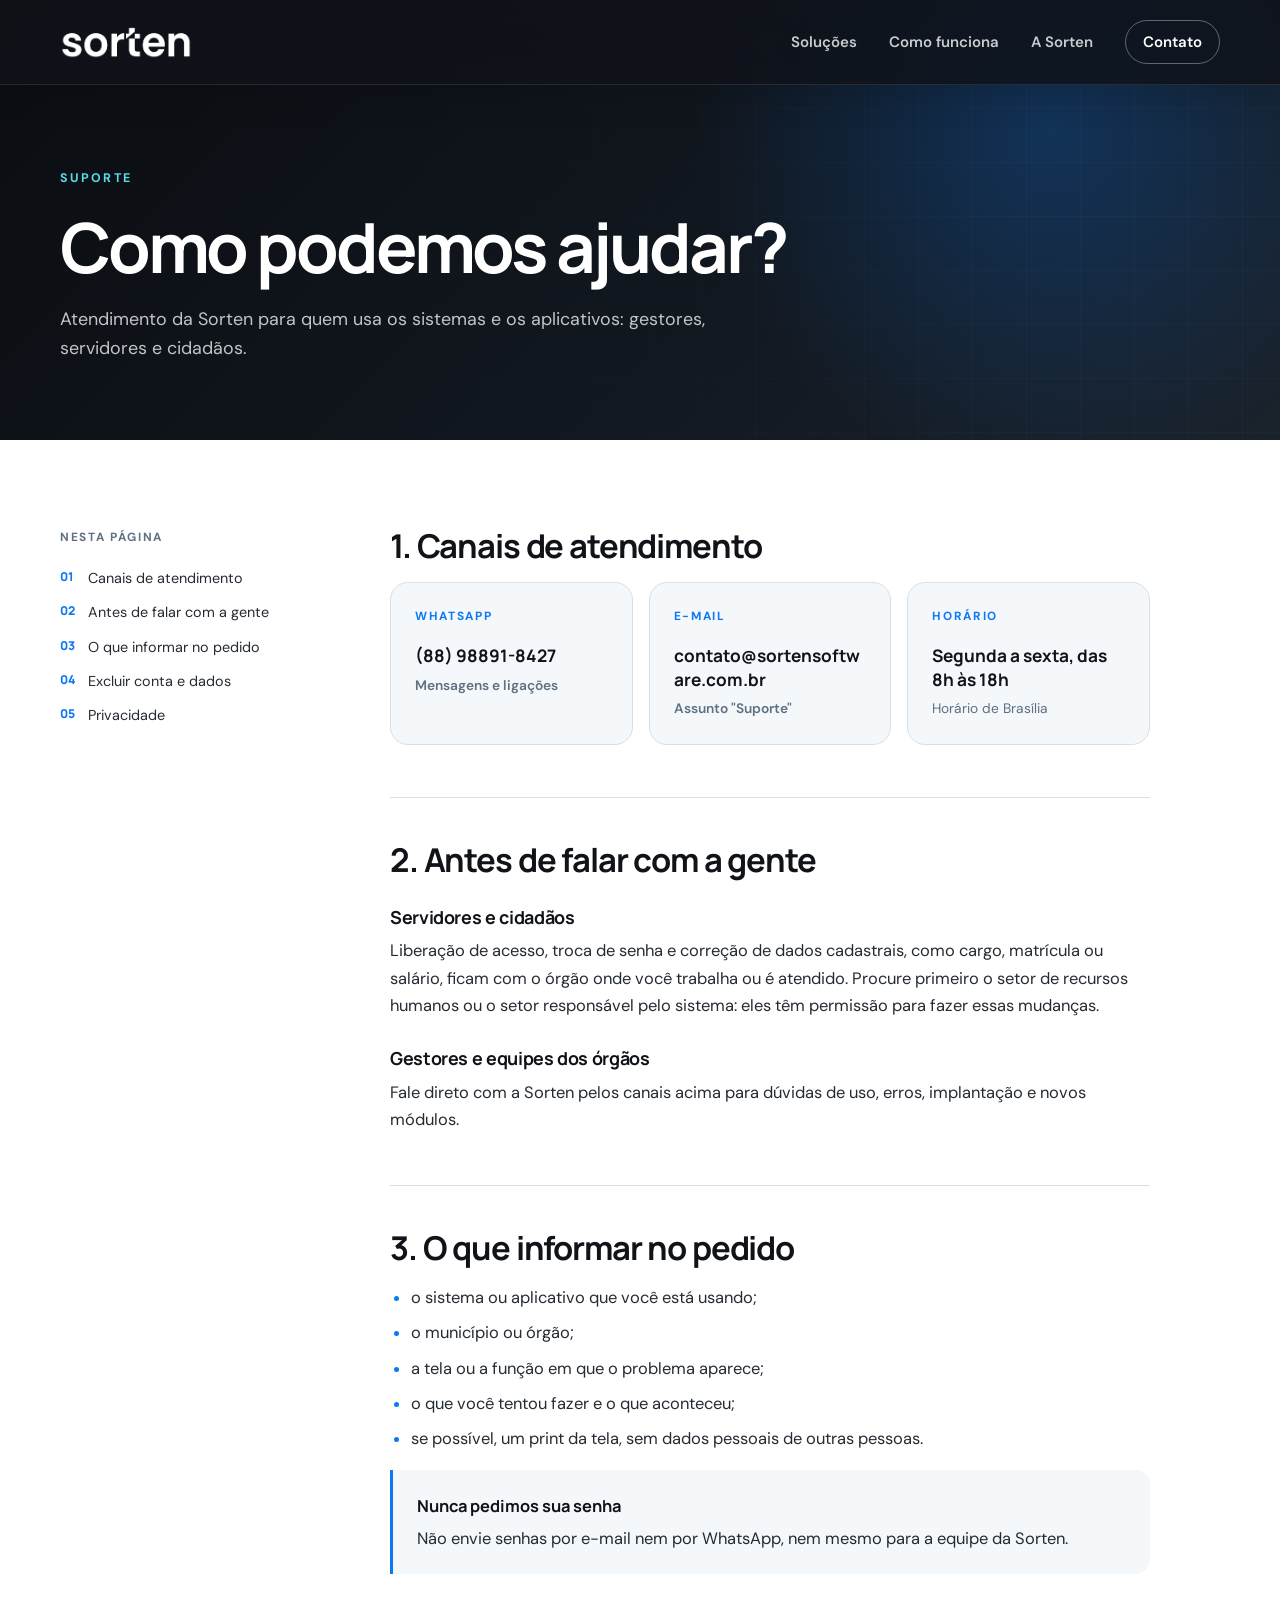
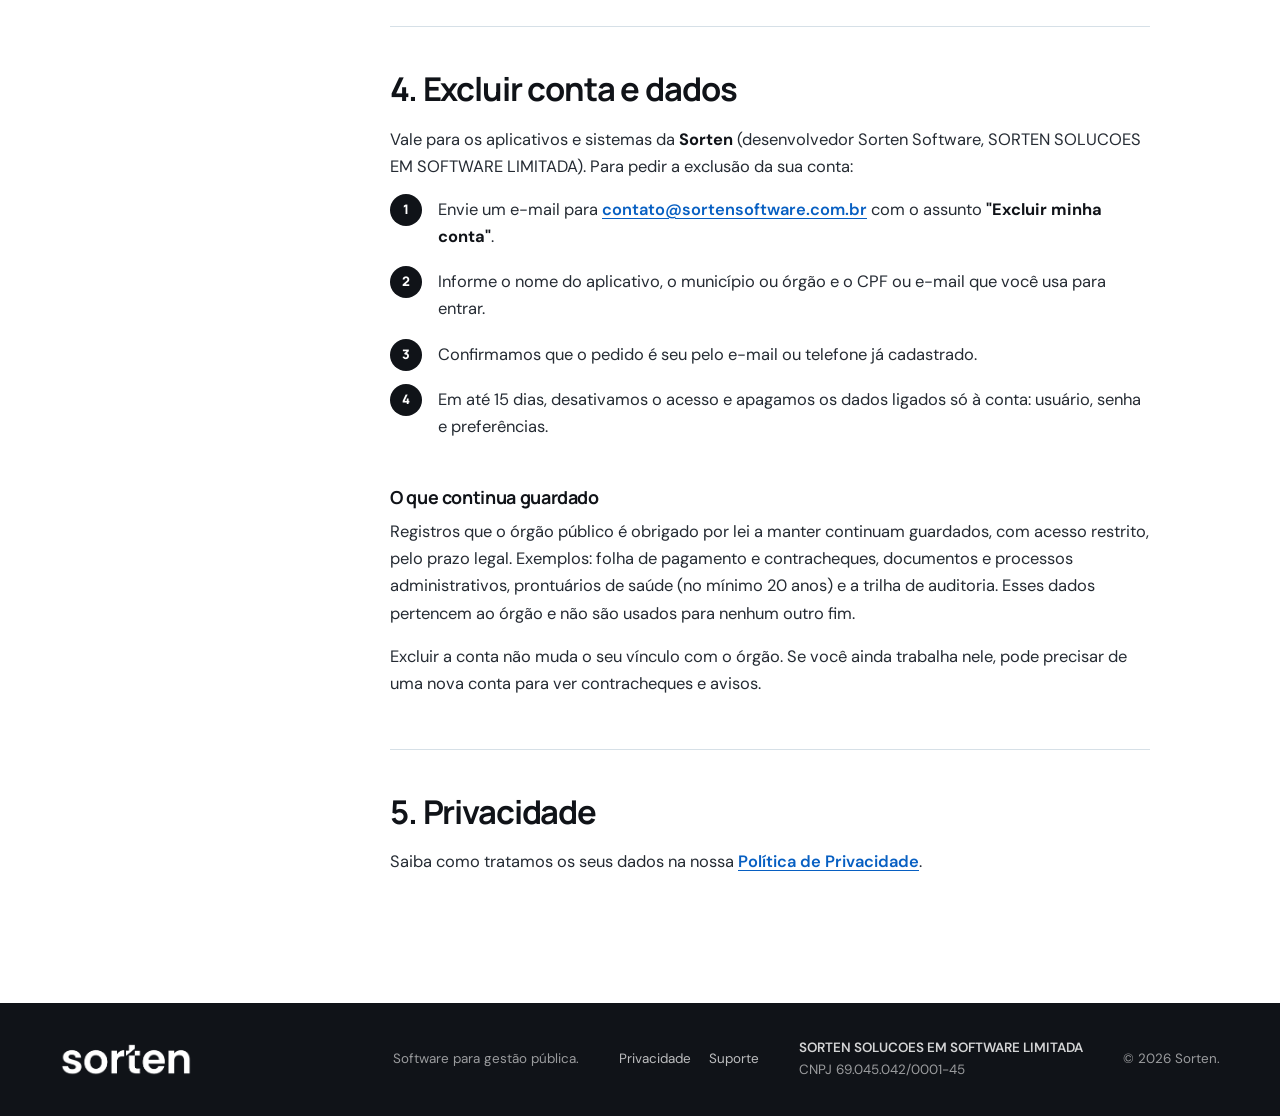
<file: suporte/index.html>
<!doctype html>
<html lang="pt-BR">
  <head>
    <meta charset="UTF-8" />
    <meta name="viewport" content="width=device-width, initial-scale=1" />
    <meta name="theme-color" content="#071625" />
    <meta
      name="description"
      content="Suporte da Sorten: canais de atendimento para quem usa os sistemas e os aplicativos, e como excluir sua conta."
    />
    <link rel="canonical" href="https://sortensoftware.com.br/suporte/" />
    <link rel="icon" href="/favicon-sorten.png?v=1" type="image/png" sizes="64x64" />
    <link rel="apple-touch-icon" href="/apple-touch-icon.png?v=1" sizes="180x180" />
    <link rel="stylesheet" href="/styles-legado.css" />
    <title>Suporte | Sorten</title>
  </head>
  <body>
    <a class="skip-link" href="#conteudo">Ir para o conteúdo</a>
    <div class="scroll-progress" aria-hidden="true"><span></span></div>

    <header class="site-header is-scrolled">
      <div class="shell header-inner">
        <a class="brand" href="/" aria-label="Sorten, página inicial">
          <img class="brand-wordmark" src="/logo-sorten-white.png" alt="" width="1164" height="291" />
        </a>

        <button class="menu-button" type="button" aria-expanded="false" aria-controls="main-nav">
          <span></span><span></span><span></span>
          <span class="sr-only">Abrir menu</span>
        </button>

        <nav class="main-nav" id="main-nav" aria-label="Navegação principal">
          <a href="/#solucoes">Soluções</a>
          <a href="/#arquitetura">Como funciona</a>
          <a href="/#empresa">A Sorten</a>
          <a class="nav-cta" href="mailto:contato@sortensoftware.com.br">Contato</a>
        </nav>
      </div>
    </header>

    <main id="conteudo">
      <section class="page-hero">
        <div class="shell">
          <p class="eyebrow">Suporte</p>
          <h1>Como podemos ajudar?</h1>
          <p class="page-lead">
            Atendimento da Sorten para quem usa os sistemas e os aplicativos: gestores, servidores e cidadãos.
          </p>
        </div>
      </section>

      <section class="doc">
        <div class="shell doc-grid">
          <nav class="doc-toc" aria-label="Sumário">
            <p>Nesta página</p>
            <ol>
              <li><a href="#canais">Canais de atendimento</a></li>
              <li><a href="#antes">Antes de falar com a gente</a></li>
              <li><a href="#pedido">O que informar no pedido</a></li>
              <li><a href="#excluir-conta">Excluir conta e dados</a></li>
              <li><a href="#privacidade">Privacidade</a></li>
            </ol>
          </nav>

          <article class="doc-body">
            <section id="canais">
              <h2>1. Canais de atendimento</h2>
              <div class="channel-grid">
                <a
                  class="channel-card"
                  href="https://wa.me/5588988918427?text=Ol%C3%A1%2C%20preciso%20de%20suporte%20da%20Sorten."
                  target="_blank"
                  rel="noopener noreferrer"
                >
                  <span>WhatsApp</span>
                  <strong>(88) 98891-8427</strong>
                  <small>Mensagens e ligações</small>
                </a>
                <a class="channel-card" href="mailto:contato@sortensoftware.com.br?subject=Suporte">
                  <span>E-mail</span>
                  <strong>contato@sortensoftware.com.br</strong>
                  <small>Assunto "Suporte"</small>
                </a>
                <div class="channel-card">
                  <span>Horário</span>
                  <strong>Segunda a sexta, das 8h às 18h</strong>
                  <small>Horário de Brasília</small>
                </div>
              </div>
            </section>

            <section id="antes">
              <h2>2. Antes de falar com a gente</h2>
              <h3>Servidores e cidadãos</h3>
              <p>
                Liberação de acesso, troca de senha e correção de dados cadastrais, como cargo, matrícula ou
                salário, ficam com o órgão onde você trabalha ou é atendido. Procure primeiro o setor de
                recursos humanos ou o setor responsável pelo sistema: eles têm permissão para fazer essas
                mudanças.
              </p>
              <h3>Gestores e equipes dos órgãos</h3>
              <p>
                Fale direto com a Sorten pelos canais acima para dúvidas de uso, erros, implantação e novos
                módulos.
              </p>
            </section>

            <section id="pedido">
              <h2>3. O que informar no pedido</h2>
              <ul>
                <li>o sistema ou aplicativo que você está usando;</li>
                <li>o município ou órgão;</li>
                <li>a tela ou a função em que o problema aparece;</li>
                <li>o que você tentou fazer e o que aconteceu;</li>
                <li>se possível, um print da tela, sem dados pessoais de outras pessoas.</li>
              </ul>
              <div class="doc-note">
                <span class="doc-note-title">Nunca pedimos sua senha</span>
                <p>Não envie senhas por e-mail nem por WhatsApp, nem mesmo para a equipe da Sorten.</p>
              </div>
            </section>

            <section id="excluir-conta">
              <h2>4. Excluir conta e dados</h2>
              <p>
                Vale para os aplicativos e sistemas da <strong>Sorten</strong> (desenvolvedor Sorten Software,
                SORTEN SOLUCOES EM SOFTWARE LIMITADA). Para pedir a exclusão da sua conta:
              </p>
              <ol class="doc-steps">
                <li>
                  Envie um e-mail para
                  <a href="mailto:contato@sortensoftware.com.br?subject=Excluir%20minha%20conta">contato@sortensoftware.com.br</a>
                  com o assunto <strong>"Excluir minha conta"</strong>.
                </li>
                <li>Informe o nome do aplicativo, o município ou órgão e o CPF ou e-mail que você usa para entrar.</li>
                <li>Confirmamos que o pedido é seu pelo e-mail ou telefone já cadastrado.</li>
                <li>
                  Em até 15 dias, desativamos o acesso e apagamos os dados ligados só à conta: usuário, senha e
                  preferências.
                </li>
              </ol>
              <h3>O que continua guardado</h3>
              <p>
                Registros que o órgão público é obrigado por lei a manter continuam guardados, com acesso
                restrito, pelo prazo legal. Exemplos: folha de pagamento e contracheques, documentos e processos
                administrativos, prontuários de saúde (no mínimo 20 anos) e a trilha de auditoria. Esses dados
                pertencem ao órgão e não são usados para nenhum outro fim.
              </p>
              <p>
                Excluir a conta não muda o seu vínculo com o órgão. Se você ainda trabalha nele, pode precisar de
                uma nova conta para ver contracheques e avisos.
              </p>
            </section>

            <section id="privacidade">
              <h2>5. Privacidade</h2>
              <p>
                Saiba como tratamos os seus dados na nossa
                <a href="/privacidade/">Política de Privacidade</a>.
              </p>
            </section>
          </article>
        </div>
      </section>
    </main>

    <footer class="site-footer">
      <div class="shell footer-inner">
        <a class="brand footer-brand" href="/" aria-label="Sorten, página inicial">
          <img class="brand-wordmark" src="/logo-sorten-white.png" alt="" width="1164" height="291" />
        </a>
        <p>Software para gestão pública.</p>
        <nav class="footer-links" aria-label="Links institucionais">
          <a href="/privacidade/">Privacidade</a>
          <a href="/suporte/" aria-current="page">Suporte</a>
        </nav>
        <p><strong>SORTEN SOLUCOES EM SOFTWARE LIMITADA</strong><br />CNPJ 69.045.042/0001-45</p>
        <p>© <span data-year>2026</span> Sorten.</p>
      </div>
    </footer>

    <script>
      const button = document.querySelector('.menu-button');
      const navigation = document.querySelector('.main-nav');
      const progress = document.querySelector('.scroll-progress span');

      button.addEventListener('click', () => {
        const expanded = button.getAttribute('aria-expanded') === 'true';
        button.setAttribute('aria-expanded', String(!expanded));
        navigation.classList.toggle('is-open', !expanded);
      });

      let scrollTicking = false;
      const updateProgress = () => {
        const scrollable = document.documentElement.scrollHeight - window.innerHeight;
        const ratio = scrollable > 0 ? Math.min(window.scrollY / scrollable, 1) : 0;
        progress.style.transform = `scaleX(${ratio})`;
        scrollTicking = false;
      };

      window.addEventListener(
        'scroll',
        () => {
          if (scrollTicking) return;
          scrollTicking = true;
          window.requestAnimationFrame(updateProgress);
        },
        { passive: true }
      );

      updateProgress();
      document.querySelector('[data-year]').textContent = new Date().getFullYear();
    </script>
  </body>
</html>
</file>
<file: site.css>
/* Sorten — site institucional (versão 2, out/2026). Um arquivo, sem dependências além da fonte Manrope. */
:root {
  --navy: #0f1513;
  --navy-2: #161e1b;
  --ink: #101318;
  --ink-2: #2a313b;
  --muted: #5d6b79;
  --paper: #f5f3ee;
  --white: #fcfbf8;
  --line: #e4e0d6;
  --blue: #1e7457;
  --blue-dark: #155c45;
  --cyan: #d2b36f;
  --gold: #d2b36f;
  --ivory: #f3eee3;
  --green: #1e7457;
  --shell: min(1180px, calc(100% - 40px));
  --radius: 18px;
  --shadow: 0 1px 2px rgb(20 24 22 / 6%), 0 14px 34px rgb(20 24 22 / 9%);

  /* um matiz por sistema, mesma saturação e luminosidade do verde do total. */
  --c-total: hsl(160 59% 29%);
  --c-folha: hsl(214 59% 36%);
  --c-portal: hsl(36 78% 38%);
  --c-atos: hsl(268 45% 42%);
  --c-sana: hsl(350 59% 40%);
  --c-saber: hsl(12 66% 44%);
  --c-carta: hsl(320 40% 38%);
}

* { box-sizing: border-box; }
html { scroll-behavior: smooth; -webkit-text-size-adjust: 100%; }
@media (prefers-reduced-motion: reduce) { html { scroll-behavior: auto; } * { transition: none !important; animation: none !important; } }
body {
  margin: 0;
  font-family: "Manrope", system-ui, -apple-system, "Segoe UI", sans-serif;
  color: var(--ink);
  background: var(--white);
  line-height: 1.6;
  font-size: 17px;
}
img, svg { display: block; max-width: 100%; }
a { color: inherit; }
h1, h2, h3, h4 { line-height: 1.15; margin: 0; letter-spacing: -0.02em; }
p { margin: 0; }
.shell { width: var(--shell); margin-inline: auto; }
.sr-only { position: absolute; width: 1px; height: 1px; overflow: hidden; clip: rect(0 0 0 0); white-space: nowrap; }
.skip-link { position: absolute; left: 16px; top: -60px; background: var(--white); color: var(--ink); padding: 10px 14px; border-radius: 8px; z-index: 100; }
.skip-link:focus { top: 12px; }
:focus-visible { outline: 3px solid var(--gold); outline-offset: 3px; border-radius: 6px; }

/* ---------- cabeçalho ---------- */
.site-header { position: fixed; inset: 0 0 auto; z-index: 50; transition: background .25s, box-shadow .25s; }
.site-header.is-scrolled, .site-header.is-solid { background: rgb(15 21 19 / 92%); backdrop-filter: blur(10px); box-shadow: 0 1px 0 rgb(255 255 255 / 8%); }
.header-inner { display: flex; align-items: center; justify-content: space-between; height: 76px; gap: 24px; }
.brand img { height: 30px; width: auto; }
.main-nav { display: flex; align-items: center; gap: 28px; }
.main-nav a { color: rgb(255 255 255 / 82%); text-decoration: none; font-weight: 600; font-size: 15px; }
.main-nav a:hover { color: var(--white); }
.main-nav .nav-cta { color: var(--navy); background: var(--ivory); padding: 10px 18px; border-radius: 999px; }
.main-nav .nav-cta:hover { background: var(--white); color: var(--navy); }
.menu-button { display: none; background: none; border: 0; padding: 10px; cursor: pointer; }
.menu-button span:not(.sr-only) { display: block; width: 24px; height: 2px; background: var(--white); margin: 5px 0; border-radius: 2px; }

/* ---------- botões ---------- */
.btn { display: inline-flex; align-items: center; gap: 10px; padding: 15px 24px; border-radius: 999px; font-weight: 700; font-size: 16px; text-decoration: none; border: 2px solid transparent; transition: transform .15s, background .15s, color .15s; }
.btn:hover { transform: translateY(-1px); }
.btn-primary { background: var(--ivory); color: var(--navy); }
.btn-primary:hover { background: var(--white); }
.btn-ghost { color: var(--ivory); border-color: rgb(243 238 227 / 28%); }
.btn-ghost:hover { border-color: var(--white); }
.btn-dark { background: var(--navy); color: var(--white); }
.btn-dark:hover { background: var(--navy-2); }
.btn svg { width: 20px; height: 20px; flex: none; }

/* ---------- hero ---------- */
.hero { position: relative; overflow: hidden; color: var(--white); background: linear-gradient(180deg, #0f1513 0%, #121a17 100%); padding: 150px 0 96px; }
.hero::after { content: none; }
.hero-grid { position: relative; z-index: 1; display: grid; grid-template-columns: 1.05fr .95fr; gap: 56px; align-items: center; }
.eyebrow { display: inline-flex; align-items: center; gap: 8px; font-size: 12.5px; font-weight: 800; letter-spacing: .16em; text-transform: uppercase; color: var(--gold); margin-bottom: 18px; }
.eyebrow.dark { color: var(--blue); }
.hero h1 { font-size: clamp(38px, 5.4vw, 64px); font-weight: 800; }
.hero h1 span { color: var(--gold); }
.hero-lead { margin-top: 22px; font-size: 19px; color: rgb(243 238 227 / 74%); max-width: 560px; }
.hero-actions { display: flex; flex-wrap: wrap; gap: 14px; margin-top: 34px; }
.hero-checks { display: flex; flex-wrap: wrap; gap: 10px 22px; margin-top: 34px; padding: 0; list-style: none; color: rgb(255 255 255 / 78%); font-size: 15px; font-weight: 600; }
.hero-checks li { display: flex; align-items: center; gap: 8px; }
.hero-checks li::before { content: ""; width: 18px; height: 18px; border-radius: 50%; background: rgb(210 179 111 / 16%) url("data:image/svg+xml,%3Csvg xmlns='http://www.w3.org/2000/svg' viewBox='0 0 24 24' fill='none' stroke='%23d2b36f' stroke-width='3' stroke-linecap='round' stroke-linejoin='round'%3E%3Cpath d='M5 12l5 5 9-10'/%3E%3C/svg%3E") center/12px no-repeat; }

/* painel ilustrativo do hero (mock de tela, sem dados reais) */
.mock { background: rgb(255 255 255 / 4%); border: 1px solid rgb(243 238 227 / 12%); border-radius: 22px; padding: 18px; box-shadow: 0 30px 80px rgb(0 0 0 / 35%); }
.mock-bar { display: flex; gap: 6px; margin-bottom: 14px; }
.mock-bar i { width: 10px; height: 10px; border-radius: 50%; background: rgb(255 255 255 / 20%); }
.mock-body { background: var(--white); color: var(--ink); border-radius: 14px; overflow: hidden; display: grid; grid-template-columns: 150px 1fr; min-height: 330px; }
.mock-side { background: #0b3328; color: rgb(255 255 255 / 85%); padding: 16px 12px; font-size: 12.5px; }
.mock-side b { display: block; color: var(--white); font-size: 18px; margin: 0 0 14px 4px; }
.mock-side span { display: block; padding: 7px 8px; border-radius: 8px; }
.mock-side span.on { background: rgb(255 255 255 / 12%); color: var(--white); }
.mock-main { padding: 18px; }
.mock-main h4 { font-size: 15px; margin-bottom: 12px; }
.mock-kpis { display: grid; grid-template-columns: repeat(3, 1fr); gap: 10px; margin-bottom: 14px; }
.mock-kpis div { border: 1px solid var(--line); border-radius: 10px; padding: 10px; font-size: 11px; color: var(--muted); }
.mock-kpis strong { display: block; color: var(--ink); font-size: 15px; margin-top: 2px; }
.mock-row { display: grid; grid-template-columns: 1.6fr 1fr .8fr; gap: 8px; align-items: center; font-size: 12px; padding: 9px 0; border-top: 1px solid var(--line); }
.mock-row em { font-style: normal; justify-self: start; padding: 2px 8px; border-radius: 999px; font-size: 11px; font-weight: 700; background: hsl(160 59% 92%); color: var(--c-total); }
.mock-row em.wait { background: hsl(36 90% 92%); color: var(--c-portal); }
.mock-note { margin-top: 10px; font-size: 11px; color: var(--muted); }

/* ---------- faixa de conformidade ---------- */
.compliance { background: var(--navy-2); color: rgb(243 238 227 / 82%); }
.compliance ul { display: flex; flex-wrap: wrap; justify-content: center; gap: 12px 34px; list-style: none; margin: 0 auto; padding: 22px 0; font-weight: 700; font-size: 14.5px; }
.compliance li { display: flex; align-items: center; gap: 8px; }
.compliance li::before { content: ""; width: 6px; height: 6px; border-radius: 50%; background: var(--gold); }

/* ---------- seções ---------- */
.section { padding: 104px 0; }
.section.alt { background: var(--paper); }
.section-head { max-width: 760px; margin-bottom: 52px; }
.section-head.center { margin-inline: auto; text-align: center; }
.section-head h2 { font-size: clamp(30px, 3.6vw, 44px); font-weight: 800; }
.section-head p { margin-top: 16px; color: var(--muted); font-size: 18px; }

/* produtos */
.products { display: grid; grid-template-columns: repeat(3, 1fr); gap: 20px; }
.product { --c: var(--c-total); position: relative; background: var(--white); border: 1px solid var(--line); border-radius: var(--radius); padding: 28px; display: flex; flex-direction: column; gap: 14px; transition: transform .2s, box-shadow .2s, border-color .2s; }
.product:hover { transform: translateY(-3px); box-shadow: var(--shadow); border-color: color-mix(in srgb, var(--c) 35%, var(--line)); }
.product.big { grid-column: span 2; background: linear-gradient(135deg, color-mix(in srgb, var(--c) 7%, white), white 60%); }
.product-top { display: flex; align-items: center; gap: 14px; }
.sym { width: 46px; height: 42px; background: var(--c); -webkit-mask: var(--m) center/contain no-repeat; mask: var(--m) center/contain no-repeat; flex: none; }
.product-name { font-size: 26px; font-weight: 800; color: var(--c); letter-spacing: -0.03em; }
.product-kind { font-size: 13px; font-weight: 700; color: var(--muted); text-transform: uppercase; letter-spacing: .08em; }
.product p { color: var(--ink-2); }
.product ul { margin: 0; padding: 0; list-style: none; display: grid; gap: 7px; font-size: 15px; color: var(--ink-2); }
.product.big ul { grid-template-columns: 1fr 1fr; column-gap: 24px; }
.product li { position: relative; padding-left: 15px; }
.product li::before { content: ""; position: absolute; left: 0; top: .62em; width: 6px; height: 6px; border-radius: 2px; background: var(--c); }
.product-more { text-decoration: none; border-style: dashed; background: transparent; justify-content: center; }
.product-more .product-name { font-size: 22px; }
.tag { align-self: flex-start; font-size: 12px; font-weight: 800; padding: 4px 10px; border-radius: 999px; background: color-mix(in srgb, var(--c) 12%, white); color: var(--c); }
.p-total { --c: var(--c-total); --m: url(/produtos/total-simbolo.svg); }
.p-folha { --c: var(--c-folha); --m: url(/produtos/verba-simbolo.svg); }
.p-portal { --c: var(--c-portal); --m: url(/produtos/portal-simbolo.svg); }
.p-atos { --c: var(--c-atos); --m: url(/produtos/atos-simbolo.svg); }
.p-sana { --c: var(--c-sana); --m: url(/produtos/sana-simbolo.svg); }
.p-saber { --c: var(--c-saber); --m: url(/produtos/saber-simbolo.svg); }
.p-carta { --c: var(--c-carta); --m: url(/produtos/carta-simbolo.svg); }

/* destaque escritórios */
.partner { background: linear-gradient(135deg, #17533f 0%, var(--navy) 72%); color: var(--white); border-radius: 28px; padding: 56px; display: grid; grid-template-columns: 1.1fr .9fr; gap: 48px; align-items: center; position: relative; overflow: hidden; }
.partner::before { content: none; }
.partner h2 { font-size: clamp(28px, 3.2vw, 40px); font-weight: 800; position: relative; }
.partner p { color: rgb(255 255 255 / 80%); margin-top: 16px; font-size: 18px; position: relative; }
.partner .hero-actions { position: relative; }
.partner-list { position: relative; display: grid; gap: 14px; margin: 0; padding: 0; list-style: none; }
.partner-list li { background: rgb(255 255 255 / 6%); border: 1px solid rgb(255 255 255 / 12%); border-radius: 14px; padding: 16px 18px; }
.partner-list strong { display: block; font-size: 16px; }
.partner-list span { color: rgb(255 255 255 / 72%); font-size: 15px; }

/* diferenciais */
.features { display: grid; grid-template-columns: repeat(4, 1fr); gap: 20px; }
.feature { padding: 26px; border-radius: var(--radius); background: var(--white); border: 1px solid var(--line); }
.feature .ico { width: 44px; height: 44px; border-radius: 12px; display: grid; place-items: center; background: hsl(160 35% 92%); color: var(--blue); margin-bottom: 16px; }
.feature .ico svg { width: 22px; height: 22px; }
.feature h3 { font-size: 18px; margin-bottom: 8px; }
.feature p { color: var(--muted); font-size: 15.5px; }

/* passos */
.steps { display: grid; grid-template-columns: repeat(4, 1fr); gap: 20px; counter-reset: s; list-style: none; padding: 0; margin: 0; }
.steps li { counter-increment: s; position: relative; padding: 26px; border-radius: var(--radius); background: var(--white); border: 1px solid var(--line); }
.steps li::before { content: counter(s, decimal-leading-zero); font-weight: 800; color: var(--blue); font-size: 14px; letter-spacing: .1em; }
.steps h3 { font-size: 19px; margin: 10px 0 8px; }
.steps p { color: var(--muted); font-size: 15.5px; }

/* sobre */
.about { display: grid; grid-template-columns: 1fr 1fr; gap: 56px; align-items: center; }
.about p + p { margin-top: 16px; }
.about-card { background: var(--paper); border: 1px solid var(--line); border-radius: 24px; padding: 32px; display: grid; gap: 18px; }
.about-card div { display: flex; gap: 14px; align-items: flex-start; }
.about-card b { display: block; font-size: 16px; }
.about-card span { color: var(--muted); font-size: 15px; }
.about-card .ico { width: 40px; height: 40px; flex: none; border-radius: 10px; background: var(--white); border: 1px solid var(--line); display: grid; place-items: center; color: var(--blue); }
.about-card .ico svg { width: 20px; height: 20px; }

/* FAQ */
.faq { max-width: 860px; margin: 0 auto; display: grid; gap: 12px; }
.faq details { background: var(--white); border: 1px solid var(--line); border-radius: 14px; padding: 4px 22px; }
.faq summary { cursor: pointer; font-weight: 700; padding: 16px 0; list-style: none; display: flex; justify-content: space-between; gap: 16px; }
.faq summary::-webkit-details-marker { display: none; }
.faq summary::after { content: "+"; font-size: 22px; line-height: 1; color: var(--blue); }
.faq details[open] summary::after { content: "–"; }
.faq details p { padding: 0 0 18px; color: var(--ink-2); }

/* contato */
.cta { background: linear-gradient(160deg, #17533f 0%, var(--navy) 70%); color: var(--ivory); text-align: center; padding: 96px 0; }
.cta h2 { font-size: clamp(30px, 3.8vw, 46px); font-weight: 800; max-width: 780px; margin: 0 auto; }
.cta p { color: rgb(255 255 255 / 82%); margin: 16px auto 0; max-width: 620px; font-size: 18px; }
.cta .hero-actions { justify-content: center; }
.contact-lines { display: flex; flex-wrap: wrap; justify-content: center; gap: 12px 32px; margin-top: 28px; color: rgb(255 255 255 / 85%); font-weight: 600; }
.contact-lines a { text-decoration: none; }
.contact-lines a:hover { text-decoration: underline; }

/* rodapé */
.footer { background: #0b100e; color: rgb(255 255 255 / 70%); padding: 56px 0 32px; font-size: 14.5px; }
.footer-grid { display: grid; grid-template-columns: 1.4fr 1fr 1fr; gap: 40px; }
.footer img { height: 26px; width: auto; margin-bottom: 14px; }
.footer h4 { color: var(--white); font-size: 14px; margin-bottom: 12px; letter-spacing: .04em; }
.footer ul { list-style: none; padding: 0; margin: 0; display: grid; gap: 8px; }
.footer a { text-decoration: none; color: rgb(255 255 255 / 78%); }
.footer a:hover { color: var(--white); }
.footer-legal { border-top: 1px solid rgb(255 255 255 / 10%); margin-top: 40px; padding-top: 22px; display: flex; flex-wrap: wrap; justify-content: space-between; gap: 10px; font-size: 13px; }

/* botão flutuante de WhatsApp */
.wa-float { position: fixed; right: 20px; bottom: 20px; z-index: 40; width: 58px; height: 58px; border-radius: 50%; background: #25d366; color: var(--white); display: grid; place-items: center; box-shadow: 0 10px 30px rgb(0 0 0 / 25%); }
.wa-float svg { width: 30px; height: 30px; }

/* página interna: hero menor */
.hero.small { padding: 140px 0 80px; }
.hero.small .hero-grid { grid-template-columns: 1.2fr .8fr; }
.compare { width: 100%; border-collapse: separate; border-spacing: 0; background: var(--white); border: 1px solid var(--line); border-radius: var(--radius); overflow: hidden; font-size: 15.5px; }
.compare th, .compare td { text-align: left; padding: 16px 20px; border-bottom: 1px solid var(--line); vertical-align: top; }
.compare th { background: var(--paper); font-size: 13px; text-transform: uppercase; letter-spacing: .08em; color: var(--muted); }
.compare tr:last-child td { border-bottom: 0; }
.compare td:first-child { font-weight: 700; width: 34%; }

/* animação de entrada */
.js .reveal { opacity: 0; transform: translateY(16px); transition: opacity .6s ease, transform .6s ease; transition-delay: var(--d, 0ms); }
.js .reveal.is-visible { opacity: 1; transform: none; }

/* ---------- responsivo ---------- */
@media (max-width: 1020px) {
  .hero-grid, .hero.small .hero-grid, .partner, .about { grid-template-columns: 1fr; }
  .products { grid-template-columns: 1fr 1fr; }
  .product.big { grid-column: span 2; }
  .features, .steps { grid-template-columns: 1fr 1fr; }
  .footer-grid { grid-template-columns: 1fr 1fr; }
  .partner { padding: 40px 28px; }
}
@media (max-width: 760px) {
  body { font-size: 16px; }
  .menu-button { display: block; }
  .main-nav { position: fixed; inset: 76px 0 auto; flex-direction: column; align-items: stretch; gap: 0; background: var(--navy); padding: 8px 20px 20px; transform: translateY(-120%); transition: transform .25s; }
  .main-nav.is-open { transform: none; }
  .main-nav a { padding: 14px 4px; border-bottom: 1px solid rgb(255 255 255 / 8%); }
  .main-nav .nav-cta { margin-top: 12px; text-align: center; border: 0; }
  .site-header { background: rgb(7 22 37 / 94%); }
  .hero { padding: 120px 0 72px; }
  .section { padding: 72px 0; }
  .products, .features, .steps, .footer-grid { grid-template-columns: 1fr; }
  .product.big { grid-column: auto; }
  .product.big ul { grid-template-columns: 1fr; }
  .mock-body { grid-template-columns: 1fr; }
  .mock-side { display: none; }
  .compare td:first-child { width: auto; }
  .compare th, .compare td { padding: 12px 14px; }
}

/* ======================================================================
   v2.1 — faixas sobrepostas, tela flutuante e cena guiada pela rolagem
   (técnicas inspiradas no site do Jadeit, adaptadas a um sistema web)
   ====================================================================== */
:root { --ease: cubic-bezier(.22, 1, .36, 1); }
.band { position: relative; border-radius: 28px 28px 0 0; margin-top: -32px; }
.band.section { padding: 112px 0 120px; }
.band-paper { background: var(--paper); }
.band-white { background: var(--white); }
.band-ink { background: #121916; color: var(--ivory); }
.band-ink .section-head p, .band-ink .feature p { color: rgb(255 255 255 / 72%); }
.band-ink .feature { background: rgb(255 255 255 / 5%); border-color: rgb(255 255 255 / 12%); }
.band-ink .feature .ico { background: rgb(210 179 111 / 12%); color: var(--gold); }
.band-ink .eyebrow.dark { color: var(--gold); }
.z2 { z-index: 2; } .z3 { z-index: 3; } .z4 { z-index: 4; } .z5 { z-index: 5; } .z6 { z-index: 6; } .z7 { z-index: 7; } .z8 { z-index: 8; } .z9 { z-index: 9; }
.hero { z-index: 1; padding-bottom: 128px; }
.compliance { position: relative; z-index: 2; border-radius: 28px 28px 0 0; margin-top: -32px; padding-bottom: 32px; }
.cta.band { padding: 120px 0 112px; }

/* tela flutuante + brilho */
.float-wrap { position: relative; }
.float-glow { position: absolute; left: 50%; top: 8%; width: 78%; aspect-ratio: 1; margin-left: -39%; border-radius: 30%; background: #1e7457; opacity: .16; filter: blur(30px); transform: rotate(18deg); animation: breathe 5.5s ease-in-out infinite alternate; }
.float-wrap .mock { position: relative; animation: float 6s ease-in-out infinite alternate; }
.float-wrap:focus-within .mock, .float-wrap:hover .mock { animation-play-state: paused; }
@keyframes float { to { transform: translateY(-10px); } }
@keyframes breathe { to { opacity: .26; transform: rotate(18deg) scale(1.05); } }

/* cena guiada pela rolagem */
.scene { padding: 104px 0 120px; }
.scene-grid { display: grid; grid-template-columns: .9fr 1.1fr; gap: 56px; align-items: start; }
.scene-steps .step { min-height: 78vh; display: flex; flex-direction: column; justify-content: center; }
.scene-steps .step:first-child { min-height: 60vh; }
.step .kicker { font-size: 13px; font-weight: 800; letter-spacing: .12em; text-transform: uppercase; color: var(--blue); }
.step h3 { font-size: clamp(26px, 3vw, 38px); font-weight: 800; margin: 10px 0 12px; opacity: .35; transition: opacity .35s var(--ease); max-width: 18ch; }
.step p { color: var(--muted); font-size: 17px; max-width: 46ch; opacity: .35; transition: opacity .35s var(--ease); }
.step.is-active h3, .step.is-active p { opacity: 1; }
.scene-screen { position: sticky; top: calc(50vh - 230px); }
.screen-slot { transition: transform .8s var(--ease); will-change: transform; }
.scene[data-active="0"] .screen-slot { transform: rotate(-1.5deg); }
.scene[data-active="1"] .screen-slot { transform: rotate(1.2deg); }
.scene[data-active="2"] .screen-slot { transform: rotate(-.8deg); }
.scene[data-active="3"] .screen-slot { transform: scale(1.02); }
.browser { background: #141b18; border-radius: 18px; padding: 12px; box-shadow: 0 2px 4px rgb(7 22 37 / 20%), 0 40px 80px -20px rgb(7 22 37 / 45%); }
.browser-bar { display: flex; align-items: center; gap: 6px; padding: 2px 6px 12px; }
.browser-bar i { width: 10px; height: 10px; border-radius: 50%; background: rgb(255 255 255 / 22%); }
.browser-bar span { margin-left: 12px; flex: 1; background: rgb(255 255 255 / 8%); color: rgb(255 255 255 / 60%); font-size: 12px; border-radius: 999px; padding: 5px 12px; }
.screens { position: relative; height: 330px; background: var(--white); border-radius: 10px; overflow: hidden; }
.sc { position: absolute; inset: 0; padding: 22px; opacity: 0; visibility: hidden; transition: opacity .35s var(--ease), visibility 0s .35s; color: var(--ink); }
.sc.on { opacity: 1; visibility: visible; transition-delay: 0s; }
.sc.on .bd { animation: bd .6s var(--ease) both; }
.sc.on .bd:nth-child(2) { animation-delay: .08s; } .sc.on .bd:nth-child(3) { animation-delay: .16s; }
.sc.on .bd:nth-child(4) { animation-delay: .24s; } .sc.on .bd:nth-child(5) { animation-delay: .32s; } .sc.on .bd:nth-child(6) { animation-delay: .40s; }
@keyframes bd { from { opacity: 0; transform: translateY(14px) scale(.98); } to { opacity: 1; transform: none; } }
.sc-head { display: flex; align-items: center; justify-content: space-between; gap: 10px; margin-bottom: 14px; }
.sc-head b { font-size: 17px; }
.sc-head small { font-weight: 700; color: var(--c-total); background: hsl(160 59% 93%); padding: 3px 10px; border-radius: 999px; font-size: 12px; white-space: nowrap; }
.sc-grid { display: grid; grid-template-columns: 1fr 1fr; gap: 10px; }
.field { border: 1px solid var(--line); border-radius: 10px; padding: 9px 12px; font-size: 12px; color: var(--muted); }
.field strong { display: block; color: var(--ink); font-size: 14px; margin-top: 2px; }
.field.wide { grid-column: span 2; }
.bar { height: 10px; border-radius: 999px; background: var(--paper); overflow: hidden; margin-top: 8px; }
.bar i { display: block; height: 100%; width: var(--w); background: linear-gradient(90deg, var(--c-total), #2fa37c); border-radius: inherit; }
.sc.on .bar i { animation: grow 1.1s var(--ease) .3s both; }
@keyframes grow { from { width: 0; } }
.rule { display: flex; gap: 10px; align-items: center; margin-top: 12px; padding: 10px 12px; border-radius: 10px; background: hsl(160 59% 95%); color: var(--c-total); font-size: 13px; font-weight: 700; }
.rule svg { width: 18px; height: 18px; flex: none; }
.rule.warn { background: hsl(36 90% 94%); color: var(--c-portal); }
.ok-big { display: grid; place-items: center; text-align: center; gap: 6px; margin-top: 6px; }
.ok-big svg { width: 84px; height: 84px; color: var(--c-total); }
.ok-big b { font-size: 18px; }
.ok-big span { color: var(--muted); font-size: 13px; }
.check-ring { stroke-dasharray: 176; }
.check-mark { stroke-dasharray: 44; }
.sc.on .check-ring { animation: draw-ring .8s var(--ease) both; }
.sc.on .check-mark { animation: draw-mark .5s var(--ease) .55s both; }
@keyframes draw-ring { from { stroke-dashoffset: 176; } }
@keyframes draw-mark { from { stroke-dashoffset: 44; } }
.pg-dots { display: flex; gap: 8px; justify-content: center; margin-top: 16px; }
.pg-dots i { width: 8px; height: 8px; border-radius: 50%; background: var(--line); transition: width .3s var(--ease), background-color .3s var(--ease); }
.pg-dots i.on { width: 24px; border-radius: 999px; background: var(--blue); }

/* FAQ abrindo suave (navegadores que suportam) */
@supports (interpolate-size: allow-keywords) {
  :root { interpolate-size: allow-keywords; }
  .faq details::details-content { block-size: 0; overflow: clip; opacity: 0; transition: block-size .35s var(--ease), opacity .3s, content-visibility .35s allow-discrete; }
  .faq details[open]::details-content { block-size: auto; opacity: 1; }
}
.faq summary::after { transition: transform .3s var(--ease); }
.faq details[open] summary::after { content: "+"; transform: rotate(45deg); }
.product, .feature, .steps li { transition: transform .3s var(--ease), box-shadow .3s, border-color .3s; }
.feature:hover, .steps li:hover { transform: translateY(-3px); box-shadow: var(--shadow); }
.btn { transition: transform .2s var(--ease), background .2s, color .2s, box-shadow .2s; }
.btn-primary { box-shadow: 0 2px 0 rgb(0 0 0 / 12%); }
.btn-primary:hover { box-shadow: 0 10px 26px -10px rgb(0 0 0 / 55%); }

.z10 { z-index: 10; } .z11 { z-index: 11; }
.band-paper .about-card, .band-paper .faq details { background: var(--white); }

/* onde atendemos: mapa do Nordeste */
:root { --orange: #f07a1a; --orange-soft: #ffe7d3; }
.where { display: grid; grid-template-columns: .62fr 1.38fr; gap: 36px; align-items: center; }
.where-map { padding: 16px; }
/* telas largas (16:9): a seção sai da largura padrão e o mapa cresce, com os cartões na lateral */
@media (min-width: 1280px) {
  .shell.where { width: min(1560px, calc(100% - 64px)); grid-template-columns: 360px 1fr; gap: 40px; }
  .where-map { padding: 20px; }
}
@media (min-width: 1600px) {
  .shell.where { grid-template-columns: 380px 1fr; }
}
.ne-map .uf-label { font-size: 15px; }
.where-copy h2 { font-size: clamp(28px, 3.4vw, 42px); font-weight: 800; }
.where-copy > p { margin-top: 16px; color: var(--muted); font-size: 18px; }
.uf-cards { display: grid; grid-template-columns: 1fr 1fr; gap: 10px; margin-top: 26px; }
.uf-card { font: inherit; text-align: left; cursor: pointer; background: var(--white); border: 1.5px solid var(--line); border-radius: 14px; padding: 12px 14px; display: grid; gap: 1px; transition: border-color .2s, box-shadow .2s, transform .2s var(--ease); }
.uf-card b { font-size: 15px; }
.uf-card span { font-size: 13px; font-weight: 700; color: var(--blue); }
.uf-card em { font-style: normal; font-size: 12.5px; color: var(--muted); }
.uf-card:hover { transform: translateY(-2px); box-shadow: var(--shadow); }
.uf-card.is-on { border-color: var(--orange); box-shadow: 0 0 0 3px rgb(240 122 26 / 18%); }
.uf-card.is-on span { color: var(--orange); }
.where-note { margin-top: 14px; font-size: 14px; color: var(--muted); }
.where-map { position: relative; }
.ne-map { width: 100%; height: auto; display: block; }
.ne-map .viz path { fill: #f1f4f7; stroke: #fff; stroke-width: 1.5; }
.ne-map .m { fill: #4f86d8; stroke: #fff; stroke-width: .6; transition: fill .3s, opacity .3s; }
.ne-map .m.on { fill: var(--orange); }
.ne-map .m:hover { fill: #2f6bc4; }
.ne-map .m.on:hover { fill: #d95f00; }
.ne-map .borders path { fill: none; stroke: #fff; stroke-width: 2.6; pointer-events: none; }
.ne-map .st { cursor: pointer; }
.ne-map.has-pick .st:not(.is-on) .m { opacity: .45; }
.ne-map .uf-label { font: 800 17px Manrope, sans-serif; fill: var(--navy); text-anchor: middle; pointer-events: none; paint-order: stroke; stroke: rgb(255 255 255 / 85%); stroke-width: 4px; }
.js .ne-map .m.on { fill: #4f86d8; }
.js .where-map.is-visible .ne-map .m.on { animation: paint .7s var(--ease) both; animation-delay: calc(var(--i, 0) * 5ms); }
@keyframes paint { from { fill: #4f86d8; } to { fill: var(--orange); } }
.where-map { background: var(--paper); border-radius: 24px; padding: 18px; border: 1px solid var(--line); }
.ne-map .sede circle { fill: var(--navy); stroke: #fff; stroke-width: 2.5; }
.ne-map .sede .pulse { fill: none; stroke: var(--navy); stroke-width: 2; animation: pulse 2.2s ease-out infinite; transform-box: fill-box; transform-origin: center; }
@keyframes pulse { from { opacity: .7; transform: scale(1); } to { opacity: 0; transform: scale(3); } }
.ne-map .sede text { font: 800 14px Manrope, sans-serif; fill: var(--navy); paint-order: stroke; stroke: #fff; stroke-width: 4px; }
.map-legend { display: flex; gap: 20px; justify-content: center; margin-top: 10px; font-size: 13.5px; color: var(--muted); font-weight: 600; }
.map-legend span { display: flex; align-items: center; gap: 7px; }
.map-legend i { width: 14px; height: 14px; border-radius: 4px; display: inline-block; }
.lg-city { background: var(--orange); } .lg-remoto { background: #4f86d8; }

@media (max-width: 1020px) {
  .where { grid-template-columns: 1fr; }
  .where-map { padding: 10px; }
  .scene-grid { grid-template-columns: 1fr; gap: 0; }
  .scene-screen { top: 84px; z-index: 2; padding-bottom: 12px; }
  .scene-steps .step, .scene-steps .step:first-child { min-height: 64vh; }
  .screens { height: 340px; }
}
@media (max-width: 760px) {
  .band, .compliance { border-radius: 20px 20px 0 0; margin-top: -24px; }
  .band.section { padding: 80px 0 88px; }
  .screens { height: 300px; }
  .sc { padding: 14px; }
  .scene-steps .step, .scene-steps .step:first-child { min-height: 56vh; }
  .step h3, .step p { opacity: 1; }
}
@media (prefers-reduced-motion: reduce) {
  .float-wrap .mock, .float-glow { animation: none; }
  .screen-slot { transform: none !important; }
}

/* faixa de conformidade: esteira contínua (o JS duplica os itens) */
.compliance { overflow: hidden; }
.marquee-vp { overflow: hidden; -webkit-mask-image: linear-gradient(90deg, transparent, #000 8%, #000 92%, transparent); mask-image: linear-gradient(90deg, transparent, #000 8%, #000 92%, transparent); }
.compliance ul.marquee { width: max-content; max-width: none; margin: 0; flex-wrap: nowrap; justify-content: flex-start; gap: 0; animation: marquee 45s linear infinite; }
.compliance ul.marquee li { white-space: nowrap; padding: 0 22px; }
.compliance:hover ul.marquee { animation-play-state: paused; }
@keyframes marquee { from { transform: translateX(0); } to { transform: translateX(-50%); } }

/* ======================================================================
   Hoje x Com a Sorten
   ====================================================================== */
.pains { display: grid; gap: 14px; }
.pains-head { display: grid; grid-template-columns: 1fr 1fr; gap: 14px; padding: 0 6px; font-size: 12.5px; font-weight: 800; letter-spacing: .16em; text-transform: uppercase; }
.pains-head span:first-child { color: #9c4a32; } .pains-head span:last-child { color: var(--blue); }
.pain { display: grid; grid-template-columns: 1fr 1fr; gap: 14px; }
.pain-old, .pain-new { display: flex; gap: 14px; align-items: flex-start; padding: 22px 24px; border-radius: 18px; }
.pain-old { background: #efebe3; border: 1px solid #e3ddd1; }
.pain-old b { color: #2b2723; } .pain-old p { color: #4f4942; }
.pain-new { background: var(--white); border: 1px solid var(--line); box-shadow: var(--shadow); }
.pain-new b { color: var(--ink); } .pain-new p { color: var(--ink-2); }
.pain b { display: block; font-size: 17px; margin-bottom: 4px; letter-spacing: -.01em; }
.pain p { font-size: 15.5px; }
.pain i { flex: none; width: 28px; height: 28px; border-radius: 50%; display: grid; place-items: center; margin-top: 1px; }
.pain i.x { background: #f6dfd6; }
.pain i.x::before { content: ""; width: 12px; height: 12px; background: #b0472c; -webkit-mask: url("data:image/svg+xml,%3Csvg xmlns='http://www.w3.org/2000/svg' viewBox='0 0 24 24' fill='none' stroke='black' stroke-width='3.2' stroke-linecap='round'%3E%3Cpath d='M6 6l12 12M18 6L6 18'/%3E%3C/svg%3E") center/contain no-repeat; mask: url("data:image/svg+xml,%3Csvg xmlns='http://www.w3.org/2000/svg' viewBox='0 0 24 24' fill='none' stroke='black' stroke-width='3.2' stroke-linecap='round'%3E%3Cpath d='M6 6l12 12M18 6L6 18'/%3E%3C/svg%3E") center/contain no-repeat; }
.pain i.v { background: #1e7457; }
.pain i.v::before { content: ""; width: 14px; height: 14px; background: #fff; -webkit-mask: url("data:image/svg+xml,%3Csvg xmlns='http://www.w3.org/2000/svg' viewBox='0 0 24 24' fill='none' stroke='black' stroke-width='3.4' stroke-linecap='round' stroke-linejoin='round'%3E%3Cpath d='M5 12l5 5 9-10'/%3E%3C/svg%3E") center/contain no-repeat; mask: url("data:image/svg+xml,%3Csvg xmlns='http://www.w3.org/2000/svg' viewBox='0 0 24 24' fill='none' stroke='black' stroke-width='3.4' stroke-linecap='round' stroke-linejoin='round'%3E%3Cpath d='M5 12l5 5 9-10'/%3E%3C/svg%3E") center/contain no-repeat; }
.pain-new { position: relative; }
.pain-new::before { content: ""; position: absolute; left: -14px; top: 50%; width: 14px; height: 2px; background: linear-gradient(90deg, #d8d1c2, #1e7457); }
@media (max-width: 760px) {
  .pains-head { display: none; }
  .pain { grid-template-columns: 1fr; gap: 0; }
  .pain-old { border-radius: 18px 18px 0 0; border-bottom: 0; padding: 18px; }
  .pain-new { border-radius: 0 0 18px 18px; padding: 18px; }
  .pain-new::before { display: none; }
}

/* ======================================================================
   Vitrine do topo: notebook com o total., no estilo de página de produto
   ====================================================================== */
.hero .hero-grid { grid-template-columns: .92fr 1.08fr; gap: 40px; }
.showcase { position: relative; perspective: 2200px; padding: 26px 0 46px; }
.sc-halo { position: absolute; inset: 6% 4% 14%; border-radius: 50%; background: radial-gradient(closest-side, rgb(30 116 87 / 34%), transparent); filter: blur(10px); pointer-events: none; }
.laptop { position: relative; transform-origin: 50% 100%; transform: rotateX(0deg); animation: lid-in 1.4s var(--ease) both; }
@keyframes lid-in { from { opacity: 0; transform: translateY(40px) rotateX(18deg) scale(.96); } to { opacity: 1; transform: none; } }
.lid { position: relative; background: linear-gradient(180deg, #2a302d, #191e1c); border-radius: 18px 18px 6px 6px; padding: 14px 14px 18px; box-shadow: 0 0 0 1px rgb(255 255 255 / 7%) inset, 0 50px 90px -30px rgb(0 0 0 / 70%); }
.cam { position: absolute; top: 5px; left: 50%; width: 6px; height: 6px; margin-left: -3px; border-radius: 50%; background: #0b0f0d; box-shadow: 0 0 0 1px rgb(255 255 255 / 8%); }
.screen { position: relative; border-radius: 8px; overflow: hidden; aspect-ratio: 16 / 10.2; background: #fbfaf7; }
.screen::after { content: ""; position: absolute; inset: 0; background: linear-gradient(115deg, rgb(255 255 255 / 9%) 0%, transparent 38%); pointer-events: none; }
.base { position: relative; height: 16px; margin: 0 -7%; background: linear-gradient(180deg, #3a403d 0%, #22272a 55%, #151917 100%); border-radius: 2px 2px 14px 14px; box-shadow: 0 30px 50px -20px rgb(0 0 0 / 80%); }
.base span { position: absolute; left: 50%; top: 0; width: 18%; height: 6px; margin-left: -9%; background: #1a1f1d; border-radius: 0 0 8px 8px; }

/* o sistema dentro da tela (tudo em em, para escalar junto com a tela) */
.app { position: absolute; inset: 0; display: grid; grid-template-columns: 22% 1fr; font-size: clamp(7px, .72vw, 11.5px); color: #1b211e; }
.app-side { background: linear-gradient(180deg, #0f3a2c, #0b2b21); color: rgb(243 238 227 / 78%); padding: 1.6em 1em; display: flex; flex-direction: column; gap: 1.6em; }
.app-brand { font-size: 1.7em; font-weight: 800; color: #fff; letter-spacing: -.02em; padding-left: .3em; }
.app-side nav { display: grid; gap: .25em; }
.app-side nav span { display: flex; align-items: center; gap: .7em; padding: .65em .7em; border-radius: .6em; font-weight: 600; white-space: nowrap; }
.app-side nav span.on { background: rgb(255 255 255 / 11%); color: #fff; }
.ic { width: 1.15em; height: 1.15em; flex: none; background: currentColor; opacity: .85; -webkit-mask: var(--i) center/contain no-repeat; mask: var(--i) center/contain no-repeat; }
.ic-home { --i: url("data:image/svg+xml,%3Csvg xmlns='http://www.w3.org/2000/svg' viewBox='0 0 24 24' fill='none' stroke='black' stroke-width='2.2' stroke-linejoin='round'%3E%3Cpath d='M3 11l9-7 9 7v9H3z'/%3E%3C/svg%3E"); }
.ic-doc { --i: url("data:image/svg+xml,%3Csvg xmlns='http://www.w3.org/2000/svg' viewBox='0 0 24 24' fill='none' stroke='black' stroke-width='2.2'%3E%3Crect x='5' y='3' width='14' height='18' rx='2'/%3E%3Cpath d='M9 8h6M9 12h6M9 16h4'/%3E%3C/svg%3E"); }
.ic-out { --i: url("data:image/svg+xml,%3Csvg xmlns='http://www.w3.org/2000/svg' viewBox='0 0 24 24' fill='none' stroke='black' stroke-width='2.2' stroke-linecap='round'%3E%3Cpath d='M12 19V5M6 11l6-6 6 6'/%3E%3C/svg%3E"); }
.ic-in { --i: url("data:image/svg+xml,%3Csvg xmlns='http://www.w3.org/2000/svg' viewBox='0 0 24 24' fill='none' stroke='black' stroke-width='2.2' stroke-linecap='round'%3E%3Cpath d='M12 5v14M6 13l6 6 6-6'/%3E%3C/svg%3E"); }
.ic-bank { --i: url("data:image/svg+xml,%3Csvg xmlns='http://www.w3.org/2000/svg' viewBox='0 0 24 24' fill='none' stroke='black' stroke-width='2.2'%3E%3Cpath d='M3 10l9-6 9 6M5 10v8M10 10v8M14 10v8M19 10v8M3 20h18'/%3E%3C/svg%3E"); }
.ic-check { --i: url("data:image/svg+xml,%3Csvg xmlns='http://www.w3.org/2000/svg' viewBox='0 0 24 24' fill='none' stroke='black' stroke-width='2.2' stroke-linecap='round'%3E%3Ccircle cx='12' cy='12' r='9'/%3E%3Cpath d='M8 12l3 3 5-6'/%3E%3C/svg%3E"); }
.app-entity { margin-top: auto; background: rgb(255 255 255 / 7%); border-radius: .7em; padding: .8em .9em; }
.app-entity b { display: block; color: #fff; font-size: 1em; white-space: nowrap; overflow: hidden; text-overflow: ellipsis; }
.app-entity small { font-size: .9em; }
.app-main { padding: 1.5em 1.8em; display: grid; grid-template-rows: auto auto 1fr auto; gap: 1.1em; min-width: 0; }
.app-top { display: flex; align-items: center; justify-content: space-between; }
.app-top small { display: block; color: #7b857f; font-weight: 700; font-size: .85em; text-transform: uppercase; letter-spacing: .08em; }
.app-top b { font-size: 1.55em; letter-spacing: -.02em; }
.app-user { display: flex; align-items: center; gap: .8em; }
.search { width: 9em; height: 2.3em; border-radius: 999px; background: #f0eee8; }
.avatar { width: 2.4em; height: 2.4em; border-radius: 50%; background: #1e7457; color: #fff; display: grid; place-items: center; font-weight: 800; font-size: .9em; }
.kpi-row { display: grid; grid-template-columns: repeat(3, 1fr); gap: .9em; }
.kpi { background: #fff; border: 1px solid #ebe7de; border-radius: .9em; padding: .9em 1em; box-shadow: 0 1px 2px rgb(0 0 0 / 4%); min-width: 0; }
.kpi small { color: #7b857f; font-weight: 600; }
.kpi b { display: block; font-size: 1.55em; letter-spacing: -.02em; margin: .15em 0 .5em; white-space: nowrap; font-variant-numeric: tabular-nums; }
.kpi em { display: block; font-style: normal; color: #7b857f; font-size: .85em; margin-top: .45em; }
.kbar { height: .45em; border-radius: 999px; background: #eef1ee; overflow: hidden; }
.kbar i { display: block; height: 100%; width: var(--w); border-radius: inherit; background: linear-gradient(90deg, #1e7457, #3aa57f); animation: grow 1.4s var(--ease) .7s both; }
.chart-card { background: #fff; border: 1px solid #ebe7de; border-radius: .9em; padding: 1em 1.2em .8em; display: grid; grid-template-rows: auto 1fr auto; min-height: 0; }
.chart-head { display: flex; justify-content: space-between; align-items: baseline; }
.chart-head b { font-size: 1.05em; } .chart-head small { color: #7b857f; }
.bars { display: grid; grid-template-columns: repeat(12, 1fr); gap: .55em; align-items: end; padding-top: .8em; min-height: 6em; }
.bars i { display: block; height: var(--h); border-radius: .35em .35em .15em .15em; background: #cfe3d9; transform-origin: bottom; animation: rise .9s var(--ease) both; }
.bars i.hl { background: linear-gradient(180deg, #2fa37c, #1e7457); }
.bars i.fut { background: repeating-linear-gradient(45deg, #efece5 0 .3em, #f7f5f0 .3em .6em); }
.bars i:nth-child(1) { animation-delay: .80s; } .bars i:nth-child(2) { animation-delay: .85s; } .bars i:nth-child(3) { animation-delay: .90s; }
.bars i:nth-child(4) { animation-delay: .95s; } .bars i:nth-child(5) { animation-delay: 1.00s; } .bars i:nth-child(6) { animation-delay: 1.05s; }
.bars i:nth-child(7) { animation-delay: 1.10s; } .bars i:nth-child(8) { animation-delay: 1.15s; } .bars i:nth-child(9) { animation-delay: 1.20s; }
.bars i:nth-child(10) { animation-delay: 1.25s; } .bars i:nth-child(11) { animation-delay: 1.30s; } .bars i:nth-child(12) { animation-delay: 1.35s; }
@keyframes rise { from { transform: scaleY(0); } }
.months { display: grid; grid-template-columns: repeat(12, 1fr); gap: .55em; text-align: center; color: #9aa39e; font-size: .8em; margin-top: .4em; }
.mov { display: grid; gap: .3em; }
.mov div { display: grid; grid-template-columns: auto 1fr auto auto; align-items: center; gap: .8em; padding: .55em .2em; border-top: 1px solid #eeebe4; }
.mov p { margin: 0; white-space: nowrap; overflow: hidden; text-overflow: ellipsis; min-width: 0; }
.mov b { font-variant-numeric: tabular-nums; white-space: nowrap; }
.mov em { font-style: normal; font-weight: 700; font-size: .85em; padding: .25em .8em; border-radius: 999px; }
.mov em.ok { background: #e3f2ea; color: #1e7457; } .mov em.wait { background: #fbefd9; color: #a4650c; }
.dot { width: .6em; height: .6em; border-radius: 50%; } .dot.g { background: #1e7457; } .dot.a { background: #d99a2b; }

/* cartões flutuando fora da tela */
.float-card { position: absolute; z-index: 3; display: flex; align-items: center; gap: 12px; padding: 14px 18px 14px 14px; border-radius: 16px;
  background: rgb(252 251 248 / 92%); backdrop-filter: blur(14px); color: #1b211e; box-shadow: 0 1px 0 rgb(255 255 255 / 60%) inset, 0 24px 50px -16px rgb(0 0 0 / 55%); }
.float-card b { display: block; font-size: 14.5px; white-space: nowrap; }
.float-card small { display: block; color: #6c7570; font-size: 12.5px; white-space: nowrap; }
@media (min-width: 1280px) {
  .hero .shell.hero-grid { width: min(1480px, calc(100% - 64px)); grid-template-columns: .78fr 1.22fr; gap: 56px; }
  .hero h1 { font-size: clamp(44px, 4.2vw, 68px); }
}
.fc-sim { left: -44px; bottom: 34px; animation: card-in .8s var(--ease) 1.5s both, bob 6s ease-in-out 2.4s infinite alternate; }
.fc-sim svg { width: 38px; height: 38px; color: #1e7457; flex: none; }
.fc-sim .check-ring { stroke-dasharray: 176; animation: draw-ring .9s var(--ease) 1.8s both; }
.fc-sim .check-mark { stroke-dasharray: 44; animation: draw-mark .5s var(--ease) 2.5s both; }
.fc-portal { right: -18px; top: 6px; animation: card-in .8s var(--ease) 2s both, bob 7s ease-in-out 3s infinite alternate-reverse; }
.live { position: relative; width: 12px; height: 12px; border-radius: 50%; background: #2fa37c; flex: none; margin: 0 4px; }
.live::after { content: ""; position: absolute; inset: 0; border-radius: 50%; background: #2fa37c; animation: ping 1.8s ease-out infinite; }
@keyframes ping { to { transform: scale(2.8); opacity: 0; } }
@keyframes card-in { from { opacity: 0; transform: translateY(18px) scale(.94); } to { opacity: 1; transform: none; } }
@keyframes bob { to { translate: 0 -8px; } }
.showcase-note { position: absolute; left: 0; right: 0; bottom: 8px; text-align: center; font-size: 12px; color: rgb(243 238 227 / 42%); }
@media (max-width: 1020px) {
  .hero .hero-grid { grid-template-columns: 1fr; }
  .showcase { max-width: 720px; margin: 10px auto 0; width: 100%; }
  .app { font-size: clamp(6px, 1.25vw, 11px); }
}
@media (max-width: 760px) {
  .showcase { padding: 18px 8px 44px; }
  .base { margin: 0 -5%; height: 11px; }
  .lid { padding: 8px 8px 12px; border-radius: 12px 12px 4px 4px; }
  .app { font-size: clamp(5px, 1.6vw, 9px); }
  .search { display: none; }
  .float-card { padding: 10px 12px; border-radius: 12px; gap: 8px; }
  .float-card b { font-size: 12px; } .float-card small { font-size: 11px; }
  .fc-sim { left: 0; bottom: 30px; } .fc-sim svg { width: 28px; height: 28px; }
  .fc-portal { right: 0; top: -6px; }
}
@media (prefers-reduced-motion: reduce) {
  .laptop, .float-card, .bars i, .kbar i, .live::after { animation: none !important; }
}

/* ======================================================================
   Tema claro (premium arejado): sobrepõe as regras escuras acima
   ====================================================================== */
:root { --emerald: #1e7457; --emerald-2: #14513d; --bg-hero: #fbfaf7; }
body { background: var(--white); }

/* cabeçalho claro, vidro ao rolar */
.site-header, .site-header.is-scrolled, .site-header.is-solid { background: transparent; box-shadow: none; }
.site-header.is-scrolled { background: rgb(251 250 247 / 82%); backdrop-filter: saturate(180%) blur(16px); box-shadow: 0 1px 0 rgb(30 40 35 / 8%); }
.brand img { height: 28px; }
.main-nav a { color: #2b302d; }
.main-nav a:hover { color: var(--emerald); }
.main-nav .nav-cta { background: var(--emerald); color: #fff; }
.main-nav .nav-cta:hover { background: var(--emerald-2); color: #fff; }
.menu-button span:not(.sr-only) { background: #1b211e; }

/* topo */
.hero { background: radial-gradient(1200px 600px at 75% 30%, #eef4f0 0%, transparent 60%), linear-gradient(180deg, #fbfaf7 0%, #f4f1ea 100%); color: var(--ink); }
.hero h1 { color: #141917; }
.hero h1 span { color: var(--emerald); }
.hero-lead { color: #4a514d; }
.eyebrow { color: var(--emerald); }
.hero-checks { color: #3b423e; }
.hero-checks li::before { background: #e2efe8 url("data:image/svg+xml,%3Csvg xmlns='http://www.w3.org/2000/svg' viewBox='0 0 24 24' fill='none' stroke='%231e7457' stroke-width='3' stroke-linecap='round' stroke-linejoin='round'%3E%3Cpath d='M5 12l5 5 9-10'/%3E%3C/svg%3E") center/12px no-repeat; }
.btn-primary { background: var(--emerald); color: #fff; box-shadow: 0 1px 0 rgb(255 255 255 / 20%) inset, 0 8px 22px -10px rgb(30 116 87 / 70%); }
.btn-primary:hover { background: var(--emerald-2); box-shadow: 0 12px 28px -12px rgb(30 116 87 / 80%); }
.btn-ghost { color: #1b211e; border-color: rgb(27 33 30 / 18%); background: rgb(255 255 255 / 60%); }
.btn-ghost:hover { border-color: rgb(27 33 30 / 40%); }
.sc-halo { background: radial-gradient(closest-side, rgb(30 116 87 / 16%), transparent); }
.laptop .lid { box-shadow: 0 0 0 1px rgb(255 255 255 / 7%) inset, 0 60px 80px -40px rgb(20 30 25 / 45%); }
.base { box-shadow: 0 34px 40px -24px rgb(20 30 25 / 45%); }
.float-card { background: rgb(255 255 255 / 94%); box-shadow: 0 1px 0 #fff inset, 0 0 0 1px rgb(30 40 35 / 6%), 0 22px 44px -18px rgb(20 30 25 / 35%); }
.showcase-note { color: #8c928e; }

/* faixa de conformidade clara */
.compliance { background: #eeebe3; color: #3b423e; }
.compliance li::before { background: var(--emerald); }

/* blocos que eram pretos */
.band-ink { background: var(--white); color: var(--ink); }
.band-ink .section-head p, .band-ink .feature p { color: var(--muted); }
.band-ink .feature { background: var(--white); border-color: var(--line); }
.band-ink .feature .ico { background: #e2efe8; color: var(--emerald); }
.band-ink .eyebrow.dark { color: var(--emerald); }
.partner { background: linear-gradient(135deg, #1e7457 0%, #14513d 100%); }
.partner .eyebrow { color: #cfe6da; }
.partner .btn-primary { background: #fff; color: var(--emerald-2); }
.partner .btn-primary:hover { background: #f1f7f3; }
.cta { background: linear-gradient(160deg, #1e7457 0%, #123f31 100%); color: #fff; }
.cta .btn-primary { background: #fff; color: var(--emerald-2); }
.cta .btn-primary:hover { background: #f1f7f3; }
.cta .btn-ghost { color: #fff; border-color: rgb(255 255 255 / 40%); background: transparent; }

/* rodapé claro */
.footer { background: #f1eee7; color: #5d655f; }
.footer h4 { color: #1b211e; }
.footer a { color: #3f4742; }
.footer a:hover { color: var(--emerald); }
.footer-legal { border-top-color: rgb(30 40 35 / 10%); }

/* página dos escritórios: tela ilustrativa do topo em tema claro */
.hero .mock { background: #fff; border-color: var(--line); box-shadow: 0 40px 70px -30px rgb(20 30 25 / 35%); }
.hero .mock-bar i { background: #dcd7cc; }
.float-glow { background: #1e7457; opacity: .1; }

@media (max-width: 760px) {
  .main-nav { background: #fbfaf7; box-shadow: 0 12px 30px -12px rgb(20 30 25 / 25%); }
  .main-nav a { border-bottom-color: rgb(30 40 35 / 8%); }
  .site-header { background: rgb(251 250 247 / 92%); backdrop-filter: blur(14px); }
}

/* ======================================================================
   Botão de tema + modo escuro (html[data-theme="dark"])
   ====================================================================== */
.theme-toggle { margin-left: 6px; width: 34px; height: 34px; flex: none; border-radius: 50%; border: 1px solid rgb(30 40 35 / 12%); background: transparent; color: #4a514d; display: grid; place-items: center; cursor: pointer; transition: background .2s, color .2s, border-color .2s; }
.theme-toggle:hover { background: rgb(30 40 35 / 6%); color: #1b211e; }
.theme-toggle svg { width: 16px; height: 16px; grid-area: 1 / 1; transition: opacity .25s, transform .35s var(--ease); }
.theme-toggle .i-sun { opacity: 0; transform: rotate(-60deg) scale(.6); }
.logo-d { display: none; }
@media (max-width: 760px) { .theme-toggle { margin-left: auto; margin-right: 6px; } }

html[data-theme="dark"] {
  color-scheme: dark;
  --white: #151c19; --paper: #101614; --line: #26302b; --ink: #ece7dc; --ink-2: #cbc5b9; --muted: #9aa39d;
  --blue: #3fae86; --emerald: #2e8f6b; --shadow: 0 1px 2px rgb(0 0 0 / 30%), 0 14px 34px rgb(0 0 0 / 35%);
}
html[data-theme="dark"] body { background: #0f1513; }
html[data-theme="dark"] .theme-toggle { border-color: rgb(236 231 220 / 16%); color: #cbc5b9; }
html[data-theme="dark"] .theme-toggle:hover { background: rgb(236 231 220 / 8%); color: #fff; }
html[data-theme="dark"] .theme-toggle .i-moon { opacity: 0; transform: rotate(60deg) scale(.6); }
html[data-theme="dark"] .theme-toggle .i-sun { opacity: 1; transform: none; }
html[data-theme="dark"] .logo-l { display: none; }
html[data-theme="dark"] .logo-d { display: inline-block; }
html[data-theme="dark"] .brand img.logo-d { height: 30px; width: auto; }
html[data-theme="dark"] .footer img.logo-d { height: 26px; width: auto; }

html[data-theme="dark"] .site-header.is-scrolled { background: rgb(15 21 19 / 82%); box-shadow: 0 1px 0 rgb(255 255 255 / 6%); }
html[data-theme="dark"] .main-nav a { color: #d9d3c8; }
html[data-theme="dark"] .main-nav a:hover { color: #fff; }
html[data-theme="dark"] .menu-button span:not(.sr-only) { background: #ece7dc; }

html[data-theme="dark"] .hero { background: radial-gradient(1200px 600px at 75% 30%, #15241e 0%, transparent 60%), linear-gradient(180deg, #0f1513 0%, #121a17 100%); }
html[data-theme="dark"] .hero h1 { color: #f3eee3; }
html[data-theme="dark"] .hero h1 span, html[data-theme="dark"] .eyebrow { color: #4fbf94; }
html[data-theme="dark"] .hero-lead { color: rgb(243 238 227 / 74%); }
html[data-theme="dark"] .hero-checks { color: rgb(243 238 227 / 80%); }
html[data-theme="dark"] .hero-checks li::before { background-color: rgb(79 191 148 / 16%); }
html[data-theme="dark"] .btn-ghost { color: #f3eee3; border-color: rgb(243 238 227 / 26%); background: transparent; }
html[data-theme="dark"] .sc-halo { background: radial-gradient(closest-side, rgb(46 143 107 / 26%), transparent); }
html[data-theme="dark"] .lid { box-shadow: 0 0 0 1px rgb(255 255 255 / 9%) inset, 0 60px 90px -30px rgb(0 0 0 / 75%); }
html[data-theme="dark"] .float-card { background: rgb(28 36 32 / 92%); color: #ece7dc; box-shadow: 0 0 0 1px rgb(255 255 255 / 8%), 0 24px 50px -16px rgb(0 0 0 / 70%); }
html[data-theme="dark"] .float-card small { color: #a9b1ab; }
html[data-theme="dark"] .fc-sim svg { color: #4fbf94; }
html[data-theme="dark"] .showcase-note { color: #6f7873; }
html[data-theme="dark"] .compliance { background: #141b18; color: #cfc9bd; }
html[data-theme="dark"] .compliance li::before { background: #4fbf94; }

/* telas do sistema continuam claras (são "telas") */
html[data-theme="dark"] .screens, html[data-theme="dark"] .hero .mock {
  --white: #ffffff; --paper: #f4f2ec; --line: #e4e0d6; --ink: #1b211e; --ink-2: #2a313b; --muted: #5d6b79; color: #1b211e;
}
html[data-theme="dark"] .hero .mock { background: #fbfaf7; }

html[data-theme="dark"] .product.big { background: linear-gradient(135deg, color-mix(in srgb, var(--c) 14%, #151c19), #151c19 60%); }
html[data-theme="dark"] .product .tag { background: color-mix(in srgb, var(--c) 22%, #151c19); color: color-mix(in srgb, var(--c) 55%, white); }
html[data-theme="dark"] .product-name { color: color-mix(in srgb, var(--c) 60%, white); }
html[data-theme="dark"] .sym { background: color-mix(in srgb, var(--c) 60%, white); }
html[data-theme="dark"] .feature .ico, html[data-theme="dark"] .band-ink .feature .ico { background: rgb(79 191 148 / 14%); color: #4fbf94; }
html[data-theme="dark"] .band-ink .eyebrow.dark, html[data-theme="dark"] .eyebrow.dark { color: #4fbf94; }

html[data-theme="dark"] .pains-head span:first-child { color: #e08a6f; }
html[data-theme="dark"] .pain-old { background: #1a1f1c; border-color: #2b322e; }
html[data-theme="dark"] .pain-old b { color: #ece7dc; } html[data-theme="dark"] .pain-old p { color: #b7b0a4; }
html[data-theme="dark"] .pain i.x { background: #3a2620; }
html[data-theme="dark"] .pain i.x::before { background: #e08a6f; }
html[data-theme="dark"] .pain-new::before { background: linear-gradient(90deg, #2b322e, #2e8f6b); }

html[data-theme="dark"] .ne-map .viz path { fill: #1a221e; stroke: #0f1513; }
html[data-theme="dark"] .ne-map .m { stroke: #101614; }
html[data-theme="dark"] .ne-map .borders path { stroke: #101614; }
html[data-theme="dark"] .ne-map .uf-label { fill: #f3eee3; stroke: rgb(15 21 19 / 85%); }
html[data-theme="dark"] .uf-card.is-on { box-shadow: 0 0 0 3px rgb(240 122 26 / 25%); }

html[data-theme="dark"] .footer { background: #0b100e; color: #9aa39d; }
html[data-theme="dark"] .footer h4 { color: #ece7dc; }
html[data-theme="dark"] .footer a { color: #c9c3b7; }
html[data-theme="dark"] .footer a:hover { color: #fff; }
html[data-theme="dark"] .footer-legal { border-top-color: rgb(255 255 255 / 8%); }
@media (max-width: 760px) {
  html[data-theme="dark"] .main-nav { background: #0f1513; }
  html[data-theme="dark"] .main-nav a { border-bottom-color: rgb(255 255 255 / 8%); }
  html[data-theme="dark"] .site-header { background: rgb(15 21 19 / 92%); }
}
</file>
<file: styles-legado.css>
@import url('https://fonts.googleapis.com/css2?family=DM+Sans:wght@400;500;600;700&family=Manrope:wght@500;600;700;800&display=swap');

:root {
  --ink: #101318;
  --ink-soft: #252b33;
  --paper: #f5f8fa;
  --white: #ffffff;
  --line: #d6e0e7;
  --blue: #0c78f2;
  --blue-dark: #075fc2;
  --cyan: #59dbe8;
  --amber: #ffad33;
  --muted: #5e7182;
  --shell: min(1160px, calc(100% - 40px));
  --radius: 18px;
}

* {
  box-sizing: border-box;
}

html {
  scroll-behavior: smooth;
}

body {
  margin: 0;
  color: var(--ink);
  background: var(--paper);
  font-family: 'DM Sans', system-ui, sans-serif;
  font-size: 1rem;
  line-height: 1.65;
  -webkit-font-smoothing: antialiased;
}

a {
  color: inherit;
}

.shell {
  width: var(--shell);
  margin-inline: auto;
}

.skip-link {
  position: fixed;
  top: 8px;
  left: 8px;
  z-index: 100;
  padding: 10px 14px;
  transform: translateY(-150%);
  border-radius: 8px;
  background: var(--white);
  color: var(--ink);
}

.skip-link:focus {
  transform: none;
}

.site-header {
  position: fixed;
  z-index: 20;
  top: 0;
  left: 0;
  width: 100%;
  color: var(--white);
  transition: background 240ms ease, border-color 240ms ease, backdrop-filter 240ms ease;
}

.site-header.is-scrolled {
  border-bottom: 1px solid rgba(255, 255, 255, .1);
  background: rgba(16, 19, 24, .84);
  box-shadow: 0 12px 35px rgba(0, 0, 0, .12);
  backdrop-filter: blur(18px) saturate(140%);
}

.scroll-progress {
  position: fixed;
  z-index: 60;
  top: 0;
  right: 0;
  left: 0;
  height: 3px;
  pointer-events: none;
}

.scroll-progress span {
  display: block;
  width: 100%;
  height: 100%;
  transform: scaleX(0);
  transform-origin: left;
  background: linear-gradient(90deg, var(--cyan), var(--blue), var(--amber));
  box-shadow: 0 0 16px rgba(89, 219, 232, .55);
}

.header-inner {
  display: flex;
  align-items: center;
  justify-content: space-between;
  min-height: 84px;
}

.brand {
  display: inline-flex;
  align-items: center;
  color: inherit;
  text-decoration: none;
}

.brand-wordmark,
.map-wordmark {
  display: block;
  height: auto;
}

.brand-wordmark {
  width: 132px;
}

.main-nav {
  display: flex;
  align-items: center;
  gap: 32px;
}

.main-nav a {
  color: rgba(255, 255, 255, 0.78);
  font-size: 0.94rem;
  font-weight: 600;
  text-decoration: none;
}

.main-nav a:hover,
.main-nav a:focus-visible {
  color: var(--white);
}

.main-nav .nav-cta {
  padding: 9px 17px;
  border: 1px solid rgba(255, 255, 255, 0.34);
  border-radius: 999px;
  color: var(--white);
}

.menu-button {
  display: none;
}

.hero {
  position: relative;
  min-height: 720px;
  overflow: hidden;
  color: var(--white);
  background:
    radial-gradient(circle at 74% 45%, rgba(12, 120, 242, 0.28), transparent 28%),
    linear-gradient(135deg, #0a0d11 0%, #121820 60%, #1a222c 100%);
}

.hero::before {
  position: absolute;
  inset: 0;
  content: '';
  opacity: 0.18;
  background-image:
    linear-gradient(rgba(255,255,255,.15) 1px, transparent 1px),
    linear-gradient(90deg, rgba(255,255,255,.15) 1px, transparent 1px);
  background-size: 54px 54px;
  mask-image: linear-gradient(to right, transparent 5%, black 70%, black 100%);
}

.hero::after {
  position: absolute;
  right: -140px;
  bottom: -210px;
  width: 520px;
  height: 520px;
  content: '';
  border: 1px solid rgba(89, 219, 232, 0.22);
  border-radius: 50%;
  box-shadow: 0 0 0 75px rgba(89, 219, 232, 0.035), 0 0 0 150px rgba(89, 219, 232, 0.025);
  animation: halo-drift 14s ease-in-out infinite alternate;
}

.hero-grid {
  position: relative;
  z-index: 1;
  display: grid;
  grid-template-columns: 1.05fr 0.95fr;
  align-items: center;
  gap: 72px;
  min-height: 720px;
  padding-top: 90px;
}

.hero-copy {
  animation: hero-enter 800ms cubic-bezier(.2,.72,.2,1) both;
}

.hero-copy .eyebrow {
  animation: hero-enter 750ms 80ms cubic-bezier(.2,.72,.2,1) both;
}

.hero-copy h1 {
  animation: hero-enter 850ms 140ms cubic-bezier(.2,.72,.2,1) both;
}

.hero-copy .hero-lead,
.hero-copy .hero-actions,
.hero-copy .hero-points {
  animation: hero-enter 850ms 220ms cubic-bezier(.2,.72,.2,1) both;
}

.eyebrow {
  margin: 0 0 20px;
  color: var(--blue);
  font-size: 0.78rem;
  font-weight: 700;
  letter-spacing: 0.17em;
  text-transform: uppercase;
}

.hero .eyebrow,
.contact .eyebrow {
  color: var(--cyan);
}

h1,
h2,
h3 {
  margin-top: 0;
  font-family: 'Manrope', sans-serif;
  line-height: 1.1;
  letter-spacing: -0.045em;
}

h1 {
  max-width: 740px;
  margin-bottom: 28px;
  font-size: clamp(3rem, 6.2vw, 5.6rem);
  font-weight: 700;
}

h1 span {
  color: var(--cyan);
}

h2 {
  margin-bottom: 20px;
  font-size: clamp(2rem, 4vw, 3.4rem);
  font-weight: 700;
}

h3 {
  margin-bottom: 14px;
  font-size: 1.35rem;
}

.hero-lead {
  max-width: 640px;
  margin: 0;
  color: rgba(255, 255, 255, 0.75);
  font-size: 1.15rem;
}

.hero-actions {
  display: flex;
  flex-wrap: wrap;
  gap: 12px;
  margin-top: 36px;
}

.button {
  display: inline-flex;
  align-items: center;
  justify-content: center;
  min-height: 50px;
  padding: 0 22px;
  border-radius: 999px;
  font-weight: 700;
  text-decoration: none;
  transition: transform 160ms ease, background 160ms ease, border-color 160ms ease;
}

.button:hover {
  transform: translateY(-2px);
}

.button svg,
.contact-link svg {
  width: 20px;
  margin-left: 10px;
  fill: none;
  stroke: currentColor;
  stroke-linecap: round;
  stroke-linejoin: round;
  stroke-width: 2;
}

.button-primary {
  position: relative;
  overflow: hidden;
  background: var(--amber);
  color: var(--ink);
}

.button-primary::after {
  position: absolute;
  top: -100%;
  left: -45%;
  width: 30%;
  height: 300%;
  content: '';
  transform: rotate(24deg);
  background: linear-gradient(90deg, transparent, rgba(255,255,255,.58), transparent);
  transition: left 500ms ease;
}

.button-primary:hover::after {
  left: 120%;
}

.button-primary:hover {
  background: #ffc05f;
}

.button-secondary {
  border: 1px solid rgba(255,255,255,.26);
  color: var(--white);
}

.button-secondary:hover {
  border-color: rgba(255,255,255,.65);
}

.hero-points {
  display: flex;
  flex-wrap: wrap;
  gap: 14px 26px;
  margin: 30px 0 0;
  padding: 0;
  color: rgba(255,255,255,.68);
  font-size: .9rem;
  list-style: none;
}

.hero-points li::before {
  margin-right: 8px;
  color: var(--cyan);
  content: '•';
}

.system-map {
  position: relative;
  min-height: 470px;
  --one-x: 0px;
  --one-y: 0px;
  --two-x: 0px;
  --two-y: 0px;
  --three-x: 0px;
  --three-y: 0px;
  --four-x: 0px;
  --four-y: 0px;
  animation: map-enter 900ms 260ms cubic-bezier(.2,.72,.2,1) both;
  perspective: 900px;
}

.system-map::before,
.system-map::after {
  position: absolute;
  content: '';
  background: rgba(89, 219, 232, .4);
}

.system-map::before {
  top: 50%;
  left: 12%;
  width: 76%;
  height: 1px;
  transform: scaleX(0);
  animation: connector-x 900ms 850ms ease forwards;
}

.system-map::after {
  top: 15%;
  left: 50%;
  width: 1px;
  height: 70%;
  transform: scaleY(0);
  animation: connector-y 900ms 850ms ease forwards;
}

.map-core,
.map-module {
  position: absolute;
  z-index: 2;
  border: 1px solid rgba(255,255,255,.18);
  background: rgba(16, 19, 24, .92);
  box-shadow: 0 20px 50px rgba(0,0,0,.2);
  backdrop-filter: blur(12px);
}

.map-core {
  top: 50%;
  left: 50%;
  display: flex;
  flex-direction: column;
  align-items: center;
  justify-content: center;
  width: 190px;
  height: 190px;
  transform: translate(-50%, -50%);
  border-radius: 50%;
  text-align: center;
  animation: core-float 5.4s ease-in-out infinite;
}

.map-core::before {
  position: absolute;
  inset: -13px;
  z-index: -1;
  content: '';
  border: 1px solid rgba(89, 219, 232, .2);
  border-radius: inherit;
  animation: core-ring 3.4s ease-out infinite;
}

.map-core .map-wordmark {
  width: 100px;
  margin-bottom: 14px;
}

.map-core strong {
  font-family: 'Manrope', sans-serif;
}

.map-core span {
  margin-top: 2px;
  color: rgba(255,255,255,.55);
  font-size: .78rem;
}

.map-module {
  display: flex;
  align-items: center;
  gap: 10px;
  min-width: 160px;
  padding: 13px 16px;
  border-radius: 12px;
  font-size: .86rem;
  font-weight: 600;
  transition: border-color 220ms ease, background 220ms ease, box-shadow 220ms ease;
  will-change: transform;
}

.map-module:hover {
  border-color: rgba(89, 219, 232, .55);
  background: rgba(27, 32, 39, .97);
  box-shadow: 0 22px 55px rgba(0,0,0,.28), 0 0 28px rgba(89,219,232,.09);
}

.map-module span {
  color: var(--cyan);
  font-family: 'Manrope', sans-serif;
  font-size: .72rem;
}

.module-one { top: 7%; left: 2%; animation: module-float-one 5.2s ease-in-out infinite; }
.module-two { top: 10%; right: 0; animation: module-float-two 6s .35s ease-in-out infinite; }
.module-three { bottom: 10%; left: 0; animation: module-float-three 5.7s .7s ease-in-out infinite; }
.module-four { right: 2%; bottom: 7%; animation: module-float-four 6.3s .2s ease-in-out infinite; }

.section {
  padding: 112px 0;
}

.section-heading {
  display: grid;
  grid-template-columns: 1.25fr .75fr;
  align-items: end;
  gap: 64px;
  margin-bottom: 54px;
}

.section-heading h2 {
  max-width: 720px;
  margin-bottom: 0;
}

.section-heading > p,
.architecture-copy > p,
.company-copy > p {
  color: var(--muted);
}

.solution-grid {
  display: grid;
  grid-template-columns: repeat(3, 1fr);
  gap: 16px;
}

.solution-card {
  min-height: 260px;
  padding: 28px;
  border: 1px solid var(--line);
  border-radius: var(--radius);
  background: rgba(255,255,255,.78);
  transition: transform 300ms cubic-bezier(.2,.72,.2,1), border-color 300ms ease, box-shadow 300ms ease;
}

.solution-card:hover {
  transform: translateY(-7px);
  border-color: rgba(12, 120, 242, .3);
  box-shadow: 0 24px 58px rgba(7, 22, 37, .1);
}

.solution-card.featured {
  min-height: 260px;
  background: var(--ink);
  color: var(--white);
}

.card-index {
  margin-bottom: 44px;
  color: var(--blue);
  font-family: 'Manrope', sans-serif;
  font-size: .75rem;
  font-weight: 800;
}

.featured .card-index {
  color: var(--cyan);
}

.solution-card p {
  color: var(--muted);
}

.featured p {
  color: rgba(255,255,255,.66);
}

.solution-card ul {
  margin: 35px 0 0;
  padding: 0;
  list-style: none;
}

.solution-card li {
  padding: 10px 0;
  border-top: 1px solid rgba(255,255,255,.12);
  color: rgba(255,255,255,.78);
  font-size: .9rem;
}

.architecture {
  color: var(--white);
  background: #15191f;
}

.architecture-grid,
.company-grid {
  display: grid;
  grid-template-columns: 1fr 1fr;
  gap: 100px;
}

.architecture-copy > p {
  color: rgba(255,255,255,.67);
  font-size: 1.04rem;
}

.architecture-steps {
  margin: 0;
  padding: 0;
  list-style: none;
}

.architecture-steps li {
  display: grid;
  grid-template-columns: 64px 1fr;
  gap: 20px;
  padding: 25px 0;
  border-top: 1px solid rgba(255,255,255,.14);
}

.architecture-steps li:last-child {
  border-bottom: 1px solid rgba(255,255,255,.14);
}

.architecture-steps > li > span {
  color: var(--cyan);
  font-family: 'Manrope', sans-serif;
  font-weight: 700;
}

.architecture-steps strong {
  font-family: 'Manrope', sans-serif;
  font-size: 1.15rem;
}

.architecture-steps p {
  margin: 5px 0 0;
  color: rgba(255,255,255,.58);
}

.trust {
  background: var(--white);
}

.trust-grid {
  display: grid;
  grid-template-columns: .8fr 1.2fr;
  gap: 100px;
}

.trust-items {
  display: grid;
  grid-template-columns: 1fr 1fr;
  gap: 38px 44px;
}

.trust-items article {
  padding-top: 16px;
  border-top: 2px solid var(--ink);
  transition: transform 260ms ease, border-color 260ms ease;
}

.trust-items article:hover {
  transform: translateY(-4px);
  border-color: var(--blue);
}

.trust-items strong {
  font-family: 'Manrope', sans-serif;
  font-size: 1.04rem;
}

.trust-items p {
  margin-bottom: 0;
  color: var(--muted);
}

.company {
  background: var(--paper);
}

.company-copy > p {
  margin-top: 0;
  font-size: 1.08rem;
}

.location {
  display: inline-flex;
  align-items: center;
  gap: 10px;
  margin-top: 22px;
  padding: 10px 14px;
  border: 1px solid var(--line);
  border-radius: 999px;
  background: var(--white);
  font-size: .9rem;
  font-weight: 600;
}

.location-dot {
  width: 8px;
  height: 8px;
  border-radius: 50%;
  background: var(--blue);
}

.contact {
  padding: 85px 0;
  color: var(--white);
  background: var(--blue);
}

.contact-inner {
  display: grid;
  grid-template-columns: 1fr auto;
  align-items: end;
  gap: 50px;
}

.contact h2 {
  max-width: 680px;
  margin-bottom: 0;
}

.contact-link {
  display: inline-flex;
  align-items: center;
  padding-bottom: 7px;
  border-bottom: 1px solid rgba(255,255,255,.45);
  font-size: 1.05rem;
  font-weight: 700;
  text-decoration: none;
}

.contact-link:hover {
  border-color: var(--white);
}

.reveal {
  opacity: 0;
  transform: translateY(28px);
  transition:
    opacity 700ms var(--reveal-delay, 0ms) cubic-bezier(.2,.72,.2,1),
    transform 700ms var(--reveal-delay, 0ms) cubic-bezier(.2,.72,.2,1);
}

.reveal.is-visible {
  opacity: 1;
  transform: translateY(0);
}

.reveal.is-visible.solution-card:hover {
  transform: translateY(-7px);
}

.trust-items article.reveal.is-visible:hover {
  transform: translateY(-4px);
}

.contact-actions {
  display: flex;
  flex-direction: column;
  align-items: flex-start;
  gap: 14px;
}

.contact-link-secondary {
  color: rgba(255,255,255,.76);
  font-size: .92rem;
  font-weight: 600;
}

.site-footer {
  padding: 34px 0;
  color: rgba(255,255,255,.58);
  background: var(--ink);
}

.footer-inner {
  display: grid;
  grid-template-columns: 1fr auto auto auto auto;
  align-items: center;
  gap: 40px;
  font-size: .84rem;
}

.footer-inner strong {
  color: rgba(255,255,255,.82);
  font-weight: 600;
}

.footer-brand {
  color: var(--white);
}

.footer-inner p {
  margin: 0;
}

.footer-links {
  display: flex;
  gap: 18px;
}

.footer-links a {
  color: rgba(255,255,255,.72);
  text-decoration: none;
}

.footer-links a:hover,
.footer-links a:focus-visible {
  color: var(--white);
}

/* Páginas de texto: privacidade e suporte */

.page-hero {
  position: relative;
  overflow: hidden;
  padding: 168px 0 76px;
  color: var(--white);
  background:
    radial-gradient(circle at 82% 30%, rgba(12, 120, 242, 0.26), transparent 32%),
    linear-gradient(135deg, #0a0d11 0%, #121820 60%, #1a222c 100%);
}

.page-hero::before {
  position: absolute;
  inset: 0;
  content: '';
  opacity: 0.14;
  background-image:
    linear-gradient(rgba(255,255,255,.15) 1px, transparent 1px),
    linear-gradient(90deg, rgba(255,255,255,.15) 1px, transparent 1px);
  background-size: 54px 54px;
  mask-image: linear-gradient(to right, transparent 20%, black 85%);
}

.page-hero .shell {
  position: relative;
}

.page-hero .eyebrow {
  color: var(--cyan);
}

.page-hero h1 {
  margin-bottom: 20px;
  font-size: clamp(2.5rem, 5.4vw, 4.4rem);
}

.page-lead {
  max-width: 700px;
  margin: 0;
  color: rgba(255,255,255,.75);
  font-size: 1.12rem;
}

.page-meta {
  display: inline-flex;
  align-items: center;
  gap: 10px;
  margin-top: 28px;
  padding: 8px 14px;
  border: 1px solid rgba(255,255,255,.2);
  border-radius: 999px;
  color: rgba(255,255,255,.78);
  font-size: .86rem;
  font-weight: 600;
}

.page-meta::before {
  width: 8px;
  height: 8px;
  content: '';
  border-radius: 50%;
  background: var(--cyan);
}

.doc {
  padding: 88px 0 112px;
  background: var(--white);
}

.doc-grid {
  display: grid;
  grid-template-columns: 250px minmax(0, 1fr);
  align-items: start;
  gap: 80px;
}

.doc-toc {
  position: sticky;
  top: 112px;
  font-size: .9rem;
}

.doc-toc p {
  margin: 0 0 14px;
  color: var(--muted);
  font-size: .74rem;
  font-weight: 700;
  letter-spacing: .14em;
  text-transform: uppercase;
}

.doc-toc ol {
  margin: 0;
  padding: 0;
  list-style: none;
  counter-reset: toc;
}

.doc-toc li {
  counter-increment: toc;
}

.doc-toc a {
  display: grid;
  grid-template-columns: 28px 1fr;
  padding: 7px 0;
  color: var(--ink-soft);
  line-height: 1.4;
  text-decoration: none;
}

.doc-toc a::before {
  color: var(--blue);
  font-family: 'Manrope', sans-serif;
  font-size: .76rem;
  font-weight: 800;
  content: counter(toc, decimal-leading-zero);
}

.doc-toc a:hover,
.doc-toc a:focus-visible {
  color: var(--blue-dark);
}

.doc-body {
  max-width: 760px;
  color: var(--ink-soft);
  font-size: 1.03rem;
}

.doc-body > section {
  scroll-margin-top: 110px;
}

.doc-body > section + section {
  margin-top: 52px;
  padding-top: 44px;
  border-top: 1px solid var(--line);
}

.doc-body h2 {
  margin-bottom: 18px;
  color: var(--ink);
  font-size: clamp(1.55rem, 2.6vw, 2.05rem);
  letter-spacing: -0.035em;
}

.doc-body h3 {
  margin: 30px 0 10px;
  color: var(--ink);
  font-size: 1.12rem;
  letter-spacing: -0.02em;
}

.doc-body p {
  margin: 0 0 16px;
}

.doc-body ul,
.doc-body ol {
  margin: 0 0 18px;
  padding-left: 1.25em;
}

.doc-body li + li {
  margin-top: 8px;
}

.doc-body li::marker {
  color: var(--blue);
}

.doc-body a {
  color: var(--blue-dark);
  font-weight: 600;
  text-underline-offset: 3px;
}

.doc-body strong {
  color: var(--ink);
}

.doc-note {
  margin: 0 0 22px;
  padding: 22px 24px;
  border-left: 3px solid var(--blue);
  border-radius: 0 14px 14px 0;
  background: var(--paper);
}

.doc-note p:last-child {
  margin-bottom: 0;
}

.doc-note-title {
  display: block;
  margin-bottom: 6px;
  color: var(--ink);
  font-family: 'Manrope', sans-serif;
  font-weight: 700;
}

.data-list {
  display: grid;
  gap: 12px;
  margin: 0 0 18px;
  padding: 0;
  list-style: none;
}

.doc-body .data-list {
  padding: 0;
}

.doc-body .data-list li {
  margin: 0;
  padding: 16px 18px;
  border: 1px solid var(--line);
  border-radius: 12px;
}

.data-list strong {
  display: block;
  margin-bottom: 2px;
  font-family: 'Manrope', sans-serif;
}

.channel-grid {
  display: grid;
  grid-template-columns: repeat(3, 1fr);
  gap: 16px;
  margin-bottom: 8px;
}

.channel-card {
  display: flex;
  flex-direction: column;
  padding: 24px;
  border: 1px solid var(--line);
  border-radius: var(--radius);
  background: var(--paper);
  text-decoration: none;
}

a.channel-card {
  transition: transform 260ms cubic-bezier(.2,.72,.2,1), border-color 260ms ease, box-shadow 260ms ease;
}

a.channel-card:hover {
  transform: translateY(-4px);
  border-color: rgba(12, 120, 242, .35);
  box-shadow: 0 20px 44px rgba(7, 22, 37, .08);
}

.channel-card span {
  margin-bottom: 18px;
  color: var(--blue);
  font-size: .74rem;
  font-weight: 700;
  letter-spacing: .14em;
  text-transform: uppercase;
}

.doc-body .channel-card strong {
  color: var(--ink);
  font-family: 'Manrope', sans-serif;
  font-size: 1.08rem;
  line-height: 1.35;
  overflow-wrap: anywhere;
}

.channel-card small {
  margin-top: 6px;
  color: var(--muted);
  font-size: .86rem;
}

.doc-body .doc-steps {
  padding: 0;
  list-style: none;
  counter-reset: step;
}

.doc-body .doc-steps li {
  position: relative;
  margin: 0;
  padding: 0 0 18px 48px;
  counter-increment: step;
}

.doc-steps li::before {
  position: absolute;
  top: -2px;
  left: 0;
  display: grid;
  width: 32px;
  height: 32px;
  place-content: center;
  border-radius: 50%;
  background: var(--ink);
  color: var(--white);
  font-family: 'Manrope', sans-serif;
  font-size: .82rem;
  font-weight: 800;
  content: counter(step);
}

.sr-only {
  position: absolute;
  width: 1px;
  height: 1px;
  padding: 0;
  margin: -1px;
  overflow: hidden;
  clip: rect(0, 0, 0, 0);
  white-space: nowrap;
  border: 0;
}

@keyframes hero-enter {
  from { opacity: 0; transform: translateY(24px); }
  to { opacity: 1; transform: translateY(0); }
}

@keyframes map-enter {
  from { opacity: 0; transform: translateX(28px) scale(.96); }
  to { opacity: 1; transform: translateX(0) scale(1); }
}

@keyframes map-enter-mobile {
  from { opacity: 0; transform: translateX(18px) scale(.89); }
  to { opacity: 1; transform: translateX(0) scale(.93); }
}

@keyframes halo-drift {
  from { transform: translate3d(0, 0, 0) scale(1); }
  to { transform: translate3d(-42px, -28px, 0) scale(1.08); }
}

@keyframes connector-x {
  to { transform: scaleX(1); }
}

@keyframes connector-y {
  to { transform: scaleY(1); }
}

@keyframes core-float {
  0%, 100% { transform: translate(-50%, -50%) translateY(0) scale(1); }
  50% { transform: translate(-50%, -50%) translateY(-8px) scale(1.015); }
}

@keyframes core-ring {
  0% { opacity: .65; transform: scale(.96); }
  75%, 100% { opacity: 0; transform: scale(1.16); }
}

@keyframes module-float-one {
  0%, 100% { transform: translate(var(--one-x), var(--one-y)); }
  50% { transform: translate(var(--one-x), calc(var(--one-y) - 9px)); }
}

@keyframes module-float-two {
  0%, 100% { transform: translate(var(--two-x), var(--two-y)); }
  50% { transform: translate(var(--two-x), calc(var(--two-y) + 8px)); }
}

@keyframes module-float-three {
  0%, 100% { transform: translate(var(--three-x), var(--three-y)); }
  50% { transform: translate(var(--three-x), calc(var(--three-y) + 9px)); }
}

@keyframes module-float-four {
  0%, 100% { transform: translate(var(--four-x), var(--four-y)); }
  50% { transform: translate(var(--four-x), calc(var(--four-y) - 8px)); }
}

@media (max-width: 900px) {
  .main-nav {
    position: absolute;
    top: 72px;
    right: 20px;
    left: 20px;
    display: none;
    flex-direction: column;
    align-items: stretch;
    gap: 0;
    padding: 12px;
    border: 1px solid rgba(255,255,255,.15);
    border-radius: 14px;
    background: #15191f;
    box-shadow: 0 20px 50px rgba(0,0,0,.3);
  }

  .main-nav.is-open {
    display: flex;
  }

  .main-nav a,
  .main-nav .nav-cta {
    padding: 12px 10px;
    border: 0;
  }

  .menu-button {
    display: grid;
    width: 44px;
    height: 44px;
    place-content: center;
    gap: 5px;
    border: 1px solid rgba(255,255,255,.2);
    border-radius: 10px;
    background: transparent;
  }

  .menu-button > span:not(.sr-only) {
    width: 20px;
    height: 2px;
    background: var(--white);
  }

  .hero-grid {
    grid-template-columns: 1fr;
    gap: 10px;
    padding-top: 150px;
    padding-bottom: 70px;
  }

  .hero-copy {
    max-width: 720px;
  }

  .system-map {
    min-height: 400px;
  }

  .section-heading,
  .architecture-grid,
  .trust-grid,
  .company-grid,
  .contact-inner {
    grid-template-columns: 1fr;
    gap: 40px;
  }

  .solution-grid {
    grid-template-columns: 1fr 1fr;
  }

  .solution-card.featured {
    min-height: 260px;
  }

  .footer-inner {
    grid-template-columns: 1fr;
    gap: 10px;
  }

  .doc-grid {
    grid-template-columns: 1fr;
    gap: 44px;
  }

  .doc-toc {
    position: static;
    padding: 22px 24px;
    border: 1px solid var(--line);
    border-radius: 14px;
    background: var(--paper);
  }

  .channel-grid {
    grid-template-columns: 1fr;
  }
}

@media (max-width: 620px) {
  :root {
    --shell: min(100% - 28px, 1160px);
  }

  .hero {
    min-height: auto;
  }

  h1 {
    font-size: clamp(2.55rem, 13vw, 4rem);
  }

  .hero-grid {
    min-height: auto;
    padding-top: 128px;
  }

  .hero-actions,
  .button {
    width: 100%;
  }

  .hero-points {
    display: grid;
    gap: 7px;
  }

  .system-map {
    min-height: 350px;
    transform: scale(.93);
    animation-name: map-enter-mobile;
  }

  .map-core {
    width: 155px;
    height: 155px;
  }

  .map-module {
    min-width: 135px;
    padding: 11px 12px;
    font-size: .75rem;
  }

  .section {
    padding: 78px 0;
  }

  .solution-grid,
  .trust-items {
    grid-template-columns: 1fr;
  }

  .solution-card,
  .solution-card.featured {
    min-height: auto;
  }

  .contact {
    padding: 68px 0;
  }

  .contact-link {
    overflow-wrap: anywhere;
  }

  .page-hero {
    padding: 128px 0 56px;
  }

  .doc {
    padding: 56px 0 80px;
  }
}

@media (prefers-reduced-motion: reduce) {
  html {
    scroll-behavior: auto;
  }

  *,
  *::before,
  *::after {
    transition-duration: .01ms !important;
    animation-duration: .01ms !important;
    animation-iteration-count: 1 !important;
  }

  .reveal {
    opacity: 1;
    transform: none;
  }
}
</file>
